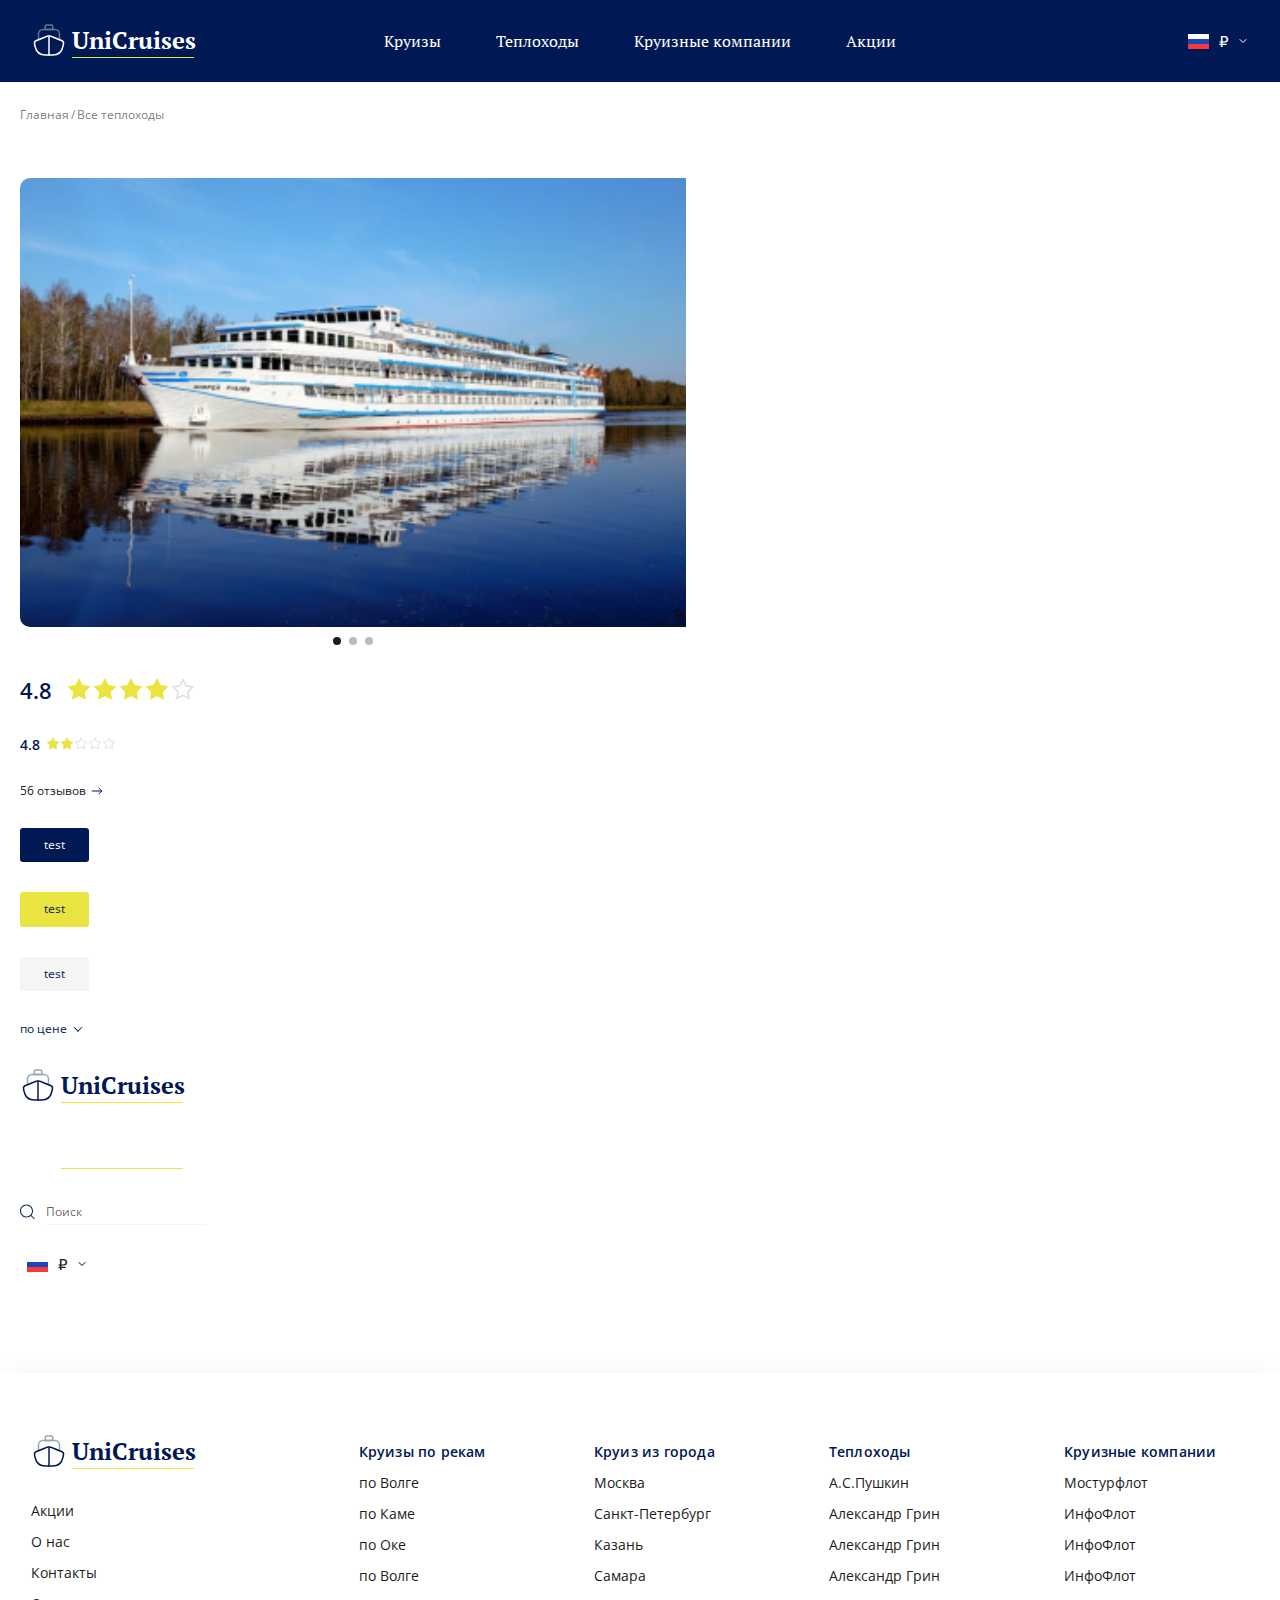
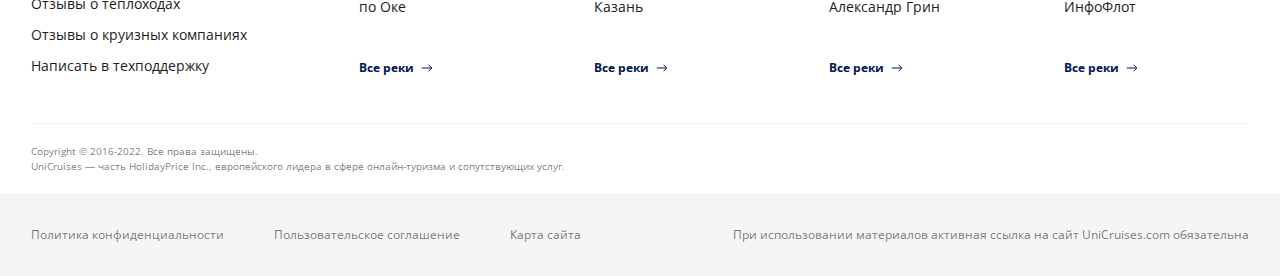
<file: index.html>
<!DOCTYPE html>
<html lang="ru">

<head>
  <meta charset="UTF-8">
  <meta name="viewport" content="width=device-width">
  <link rel="preconnect" href="https://fonts.googleapis.com">
  <link rel="preconnect" href="https://fonts.gstatic.com" crossorigin>
  <link href="https://fonts.googleapis.com/css2?family=PT+Serif:wght@400;700&display=swap" rel="stylesheet">
  <link href="https://fonts.googleapis.com/css2?family=Open+Sans:wght@300;400;600;700&display=swap" rel="stylesheet">
  <link rel="stylesheet" href="https://unpkg.com/swiper@8/swiper-bundle.min.css" />
  <link rel="stylesheet" href="css/nice-select2.css">
  <link rel="stylesheet" href="css/style.css">
  <title>Cruises</title>
</head>

<body>
  <header class="header">
    <div class="container">
      <div class="header__inner">
        <div class="header__logo">
          <a href="#" class="logo">
            <div class="logo__img">
              <svg width="36" height="36" viewBox="0 0 36 36" fill="none" xmlns="http://www.w3.org/2000/svg">
                <path
                  d="M30.63 18.5545C31.935 19.0795 32.745 20.6245 32.445 21.9895L31.83 24.7795C30.765 29.5795 27 32.9995 21.57 32.9995H14.43C8.99997 32.9995 5.23498 29.5795 4.16998 24.7795L3.55498 21.9895C3.25498 20.6245 4.06496 19.0795 5.36996 18.5545L7.49998 17.6995L15.765 14.3845C17.205 13.8145 18.795 13.8145 20.235 14.3845L28.5 17.6995L30.63 18.5545Z"
                  stroke="white" stroke-width="1.5" stroke-linecap="round" stroke-linejoin="round" />
                <path d="M18 33V15" stroke="white" stroke-width="1.5" stroke-linecap="round" stroke-linejoin="round" />
                <g opacity="0.4">
                  <path
                    d="M28.5 12V17.7L20.235 14.385C18.795 13.815 17.205 13.815 15.765 14.385L7.5 17.7V12C7.5 9.525 9.525 7.5 12 7.5H24C26.475 7.5 28.5 9.525 28.5 12Z"
                    stroke="white" stroke-width="1.5" stroke-linecap="round" stroke-linejoin="round" />
                  <path d="M21.75 7.5H14.25V4.5C14.25 3.675 14.925 3 15.75 3H20.25C21.075 3 21.75 3.675 21.75 4.5V7.5Z"
                    stroke="white" stroke-width="1.5" stroke-linecap="round" stroke-linejoin="round" />
                </g>
              </svg>
            </div>
            <span class="logo__text">
              UniCruises
            </span>
          </a>
        </div>
        <nav class="header__nav">
          <div class="header__link header__slink">
            <a class="header__slink-link" href="#">Круизы</a>
            <div class="header__submenu">
              <div class="container">
                <div class="header__submenu-inner">
                  <div class="header__submenu-col">
                    <h2 class="header__submenu-header">Города отправления</h2>
                    <nav class="header__submenu-nav">
                      <a href="#">Москва</a>
                      <a href="#">Санкт-Петербург</a>
                      <a href="#">Казань</a>
                      <a href="#">Самара</a>
                      <a href="#">Самара</a>
                      <a href="#">Самара</a>
                      <a href="#">Самара</a>
                    </nav>
                    <a href="#" class="btn btn--grey btn--bold">
                      <span>Все города</span>
                      <svg width="12" height="12" viewBox="0 0 12 12" fill="none" xmlns="http://www.w3.org/2000/svg">
                        <path d="M10.8 5.9998L7.59999 2.7998M10.8 5.9998L7.59999 9.1998M10.8 5.9998H0.799988"
                          stroke="#001853" />
                      </svg>
                    </a>
                  </div>
                  <div class="header__submenu-col">
                    <h2 class="header__submenu-header">Реки</h2>
                    <nav class="header__submenu-nav">
                      <a href="#">по Волге</a>
                      <a href="#">по Оке</a>
                      <a href="#">по Каме</a>
                      <a href="#">Самара</a>
                      <a href="#">Самара</a>
                      <a href="#">Самара</a>
                      <a href="#">Самара</a>
                    </nav>
                    <a href="#" class="btn btn--grey btn--bold">
                      <span>Все реки</span>
                      <svg width="12" height="12" viewBox="0 0 12 12" fill="none" xmlns="http://www.w3.org/2000/svg">
                        <path d="M10.8 5.9998L7.59999 2.7998M10.8 5.9998L7.59999 9.1998M10.8 5.9998H0.799988"
                          stroke="#001853" />
                      </svg>
                    </a>
                  </div>
                </div>
              </div>
            </div>
          </div>
          <div class="header__menu" id="menu">
            <a href="#" class="header__link">Теплоходы</a>
            <a href="#" class="header__link">Круизные компании</a>
            <a href="#" class="header__link">Акции</a>
            <div class="header__mlang">
              <div class="lang lang--dark">
                <div class="lang__inner">
                  <div class="lang__icon"><img src="img/icons/flag-ru.svg" alt=""></div>
                  <div class="lang__hint">₽</div>
                </div>
                <div class="lang__toggle">
                  <div class="lang__item">
                    <div class="lang__icon"><img src="img/icons/flag-ru.svg" alt=""></div>
                    <div class="lang__hint">₽</div>
                  </div>
                  <div class="lang__item">
                    <div class="lang__icon"><img src="img/icons/flag-gb.svg" alt=""></div>
                    <div class="lang__hint"><img src="img/icons/valute-dollar.svg" alt=""></div>
                  </div>
                </div>
              </div>
            </div>
          </div>
        </nav>
        <div class="header__lang">
          <div class="lang">
            <div class="lang__inner">
              <div class="lang__icon"><img src="img/icons/flag-ru.svg" alt=""></div>
              <div class="lang__hint">₽</div>
            </div>
            <div class="lang__toggle">
              <div class="lang__item">
                <div class="lang__icon"><img src="img/icons/flag-ru.svg" alt=""></div>
                <div class="lang__hint">₽</div>
              </div>
              <div class="lang__item">
                <div class="lang__icon"><img src="img/icons/flag-gb.svg" alt=""></div>
                <div class="lang__hint"><img src="img/icons/valute-dollar.svg" alt=""></div>
              </div>
            </div>
          </div>
        </div>
        <div class="header__burger">
          <div class="burger" id="menuOpen">
            <span></span>
          </div>
        </div>
      </div>
    </div>
  </header>
  <main class="main">
    <div class="test">
      <div class="breadcrumbs">
        <a href="#" class="breadcrumbs__link">Главная</a>
        <span>/</span>
        <span class="breadcrumbs__link">Все теплоходы</span>
      </div>
      <div class="test-wrap" style="max-width: 666px">
        <div  class="swiper cruise__slider cruise__slider--leftrounded">
          <div class="swiper-wrapper cruise__wrapper">
            <div class="swiper-slide cruise__slide">
              <img src="img/discount/item.jpg" alt="">
            </div>
            <div class="swiper-slide cruise__slide">
              <img src="img/discount/item.jpg" alt="">
            </div>
            <div class="swiper-slide cruise__slide">
              <img src="img/discount/item.jpg" alt="">
            </div>
          </div>
          <div class="swiper-pagination cruise__pagination"></div>
        </div>
      </div>
      <div class="stars stars--lg" data-rate="4">
        <div class="stars__rate">
          4.8
        </div>
        <div class="stars__view">
          <div class="stars__item">
            <svg width="14" height="14" viewBox="0 0 14 14" fill="none" xmlns="http://www.w3.org/2000/svg">
              <path
                d="M7 1.07149L8.69731 4.2885L8.81204 4.50594L9.05429 4.54786L12.6383 5.16799L10.1033 7.77634L9.93194 7.95265L9.96694 8.19599L10.4847 11.7963L7.22062 10.1913L7 10.0828L6.77938 10.1913L3.51531 11.7963L4.03306 8.19599L4.06806 7.95265L3.89671 7.77634L1.36165 5.16799L4.94571 4.54786L5.18796 4.50594L5.30269 4.2885L7 1.07149Z"
                stroke="#E0E0E0" />
            </svg>
          </div>
          <div class="stars__item">
            <svg width="14" height="14" viewBox="0 0 14 14" fill="none" xmlns="http://www.w3.org/2000/svg">
              <path
                d="M7 1.07149L8.69731 4.2885L8.81204 4.50594L9.05429 4.54786L12.6383 5.16799L10.1033 7.77634L9.93194 7.95265L9.96694 8.19599L10.4847 11.7963L7.22062 10.1913L7 10.0828L6.77938 10.1913L3.51531 11.7963L4.03306 8.19599L4.06806 7.95265L3.89671 7.77634L1.36165 5.16799L4.94571 4.54786L5.18796 4.50594L5.30269 4.2885L7 1.07149Z"
                stroke="#E0E0E0" />
            </svg>
          </div>
          <div class="stars__item">
            <svg width="14" height="14" viewBox="0 0 14 14" fill="none" xmlns="http://www.w3.org/2000/svg">
              <path
                d="M7 1.07149L8.69731 4.2885L8.81204 4.50594L9.05429 4.54786L12.6383 5.16799L10.1033 7.77634L9.93194 7.95265L9.96694 8.19599L10.4847 11.7963L7.22062 10.1913L7 10.0828L6.77938 10.1913L3.51531 11.7963L4.03306 8.19599L4.06806 7.95265L3.89671 7.77634L1.36165 5.16799L4.94571 4.54786L5.18796 4.50594L5.30269 4.2885L7 1.07149Z"
                stroke="#E0E0E0" />
            </svg>
          </div>
          <div class="stars__item">
            <svg width="14" height="14" viewBox="0 0 14 14" fill="none" xmlns="http://www.w3.org/2000/svg">
              <path
                d="M7 1.07149L8.69731 4.2885L8.81204 4.50594L9.05429 4.54786L12.6383 5.16799L10.1033 7.77634L9.93194 7.95265L9.96694 8.19599L10.4847 11.7963L7.22062 10.1913L7 10.0828L6.77938 10.1913L3.51531 11.7963L4.03306 8.19599L4.06806 7.95265L3.89671 7.77634L1.36165 5.16799L4.94571 4.54786L5.18796 4.50594L5.30269 4.2885L7 1.07149Z"
                stroke="#E0E0E0" />
            </svg>
          </div>
          <div class="stars__item">
            <svg width="14" height="14" viewBox="0 0 14 14" fill="none" xmlns="http://www.w3.org/2000/svg">
              <path
                d="M7 1.07149L8.69731 4.2885L8.81204 4.50594L9.05429 4.54786L12.6383 5.16799L10.1033 7.77634L9.93194 7.95265L9.96694 8.19599L10.4847 11.7963L7.22062 10.1913L7 10.0828L6.77938 10.1913L3.51531 11.7963L4.03306 8.19599L4.06806 7.95265L3.89671 7.77634L1.36165 5.16799L4.94571 4.54786L5.18796 4.50594L5.30269 4.2885L7 1.07149Z"
                stroke="#E0E0E0" />
            </svg>
          </div>
        </div>
      </div>
      <div class="stars" data-rate="2">
        <div class="stars__rate">
          4.8
        </div>
        <div class="stars__view">
          <div class="stars__item">
            <svg width="14" height="14" viewBox="0 0 14 14" fill="none" xmlns="http://www.w3.org/2000/svg">
              <path
                d="M7 1.07149L8.69731 4.2885L8.81204 4.50594L9.05429 4.54786L12.6383 5.16799L10.1033 7.77634L9.93194 7.95265L9.96694 8.19599L10.4847 11.7963L7.22062 10.1913L7 10.0828L6.77938 10.1913L3.51531 11.7963L4.03306 8.19599L4.06806 7.95265L3.89671 7.77634L1.36165 5.16799L4.94571 4.54786L5.18796 4.50594L5.30269 4.2885L7 1.07149Z"
                stroke="#E0E0E0" />
            </svg>
          </div>
          <div class="stars__item">
            <svg width="14" height="14" viewBox="0 0 14 14" fill="none" xmlns="http://www.w3.org/2000/svg">
              <path
                d="M7 1.07149L8.69731 4.2885L8.81204 4.50594L9.05429 4.54786L12.6383 5.16799L10.1033 7.77634L9.93194 7.95265L9.96694 8.19599L10.4847 11.7963L7.22062 10.1913L7 10.0828L6.77938 10.1913L3.51531 11.7963L4.03306 8.19599L4.06806 7.95265L3.89671 7.77634L1.36165 5.16799L4.94571 4.54786L5.18796 4.50594L5.30269 4.2885L7 1.07149Z"
                stroke="#E0E0E0" />
            </svg>
          </div>
          <div class="stars__item">
            <svg width="14" height="14" viewBox="0 0 14 14" fill="none" xmlns="http://www.w3.org/2000/svg">
              <path
                d="M7 1.07149L8.69731 4.2885L8.81204 4.50594L9.05429 4.54786L12.6383 5.16799L10.1033 7.77634L9.93194 7.95265L9.96694 8.19599L10.4847 11.7963L7.22062 10.1913L7 10.0828L6.77938 10.1913L3.51531 11.7963L4.03306 8.19599L4.06806 7.95265L3.89671 7.77634L1.36165 5.16799L4.94571 4.54786L5.18796 4.50594L5.30269 4.2885L7 1.07149Z"
                stroke="#E0E0E0" />
            </svg>
          </div>
          <div class="stars__item">
            <svg width="14" height="14" viewBox="0 0 14 14" fill="none" xmlns="http://www.w3.org/2000/svg">
              <path
                d="M7 1.07149L8.69731 4.2885L8.81204 4.50594L9.05429 4.54786L12.6383 5.16799L10.1033 7.77634L9.93194 7.95265L9.96694 8.19599L10.4847 11.7963L7.22062 10.1913L7 10.0828L6.77938 10.1913L3.51531 11.7963L4.03306 8.19599L4.06806 7.95265L3.89671 7.77634L1.36165 5.16799L4.94571 4.54786L5.18796 4.50594L5.30269 4.2885L7 1.07149Z"
                stroke="#E0E0E0" />
            </svg>
          </div>
          <div class="stars__item">
            <svg width="14" height="14" viewBox="0 0 14 14" fill="none" xmlns="http://www.w3.org/2000/svg">
              <path
                d="M7 1.07149L8.69731 4.2885L8.81204 4.50594L9.05429 4.54786L12.6383 5.16799L10.1033 7.77634L9.93194 7.95265L9.96694 8.19599L10.4847 11.7963L7.22062 10.1913L7 10.0828L6.77938 10.1913L3.51531 11.7963L4.03306 8.19599L4.06806 7.95265L3.89671 7.77634L1.36165 5.16799L4.94571 4.54786L5.18796 4.50594L5.30269 4.2885L7 1.07149Z"
                stroke="#E0E0E0" />
            </svg>
          </div>
        </div>
      </div>
      <a href="#" class="link">
        <span>56 отзывов</span>
        <img src="img/icons/arrow-right.svg" alt="">
      </a>
      <a href="#" class="btn btn--blue">test</a>
      <a href="#" class="btn btn--yellow">test</a>
      <a href="#" class="btn btn--grey">test</a>
      <div class="sort__select">
        <select id="priceSort">
          <option value="1" selected>по цене</option>
          <option value="2">по популярности</option>
        </select>
      </div>
      <a href="#" class="logo logo--dark">
        <div class="logo__img">
          <svg width="36" height="36" viewBox="0 0 36 36" fill="none" xmlns="http://www.w3.org/2000/svg">
            <path
              d="M30.63 18.5545C31.935 19.0795 32.745 20.6245 32.445 21.9895L31.83 24.7795C30.765 29.5795 27 32.9995 21.57 32.9995H14.43C8.99997 32.9995 5.23498 29.5795 4.16998 24.7795L3.55498 21.9895C3.25498 20.6245 4.06496 19.0795 5.36996 18.5545L7.49998 17.6995L15.765 14.3845C17.205 13.8145 18.795 13.8145 20.235 14.3845L28.5 17.6995L30.63 18.5545Z"
              stroke="white" stroke-width="1.5" stroke-linecap="round" stroke-linejoin="round" />
            <path d="M18 33V15" stroke="white" stroke-width="1.5" stroke-linecap="round" stroke-linejoin="round" />
            <g opacity="0.4">
              <path
                d="M28.5 12V17.7L20.235 14.385C18.795 13.815 17.205 13.815 15.765 14.385L7.5 17.7V12C7.5 9.525 9.525 7.5 12 7.5H24C26.475 7.5 28.5 9.525 28.5 12Z"
                stroke="white" stroke-width="1.5" stroke-linecap="round" stroke-linejoin="round" />
              <path d="M21.75 7.5H14.25V4.5C14.25 3.675 14.925 3 15.75 3H20.25C21.075 3 21.75 3.675 21.75 4.5V7.5Z"
                stroke="white" stroke-width="1.5" stroke-linecap="round" stroke-linejoin="round" />
            </g>
          </svg>
        </div>
        <span class="logo__text">
          UniCruises
        </span>
      </a>
      <a href="#" class="logo">
        <div class="logo__img">
          <svg width="36" height="36" viewBox="0 0 36 36" fill="none" xmlns="http://www.w3.org/2000/svg">
            <path
              d="M30.63 18.5545C31.935 19.0795 32.745 20.6245 32.445 21.9895L31.83 24.7795C30.765 29.5795 27 32.9995 21.57 32.9995H14.43C8.99997 32.9995 5.23498 29.5795 4.16998 24.7795L3.55498 21.9895C3.25498 20.6245 4.06496 19.0795 5.36996 18.5545L7.49998 17.6995L15.765 14.3845C17.205 13.8145 18.795 13.8145 20.235 14.3845L28.5 17.6995L30.63 18.5545Z"
              stroke="white" stroke-width="1.5" stroke-linecap="round" stroke-linejoin="round" />
            <path d="M18 33V15" stroke="white" stroke-width="1.5" stroke-linecap="round" stroke-linejoin="round" />
            <g opacity="0.4">
              <path
                d="M28.5 12V17.7L20.235 14.385C18.795 13.815 17.205 13.815 15.765 14.385L7.5 17.7V12C7.5 9.525 9.525 7.5 12 7.5H24C26.475 7.5 28.5 9.525 28.5 12Z"
                stroke="white" stroke-width="1.5" stroke-linecap="round" stroke-linejoin="round" />
              <path d="M21.75 7.5H14.25V4.5C14.25 3.675 14.925 3 15.75 3H20.25C21.075 3 21.75 3.675 21.75 4.5V7.5Z"
                stroke="white" stroke-width="1.5" stroke-linecap="round" stroke-linejoin="round" />
            </g>
          </svg>
        </div>
        <span class="logo__text">
          UniCruises
        </span>
      </a>
      <div class="search">
        <input type="text" class="search__input" placeholder="Поиск">
      </div>
      <div class="lang lang--dark">
        <div class="lang__inner">
          <div class="lang__icon"><img src="img/icons/flag-ru.svg" alt=""></div>
          <div class="lang__hint">₽</div>
        </div>
        <div class="lang__toggle">
          <div class="lang__item">
            <div class="lang__icon"><img src="img/icons/flag-ru.svg" alt=""></div>
            <div class="lang__hint">₽</div>
          </div>
          <div class="lang__item">
            <div class="lang__icon"><img src="img/icons/flag-gb.svg" alt=""></div>
            <div class="lang__hint"><img src="img/icons/valute-dollar.svg" alt=""></div>
          </div>
        </div>
      </div>
    </div>
  </main>
  <footer class="footer">
    <div class="container">
      <div class="footer__inner">
        <div class="footer__item">
          <a href="#" class="logo logo--dark">
            <div class="logo__img">
              <svg width="36" height="36" viewBox="0 0 36 36" fill="none" xmlns="http://www.w3.org/2000/svg">
                <path
                  d="M30.63 18.5545C31.935 19.0795 32.745 20.6245 32.445 21.9895L31.83 24.7795C30.765 29.5795 27 32.9995 21.57 32.9995H14.43C8.99997 32.9995 5.23498 29.5795 4.16998 24.7795L3.55498 21.9895C3.25498 20.6245 4.06496 19.0795 5.36996 18.5545L7.49998 17.6995L15.765 14.3845C17.205 13.8145 18.795 13.8145 20.235 14.3845L28.5 17.6995L30.63 18.5545Z"
                  stroke="white" stroke-width="1.5" stroke-linecap="round" stroke-linejoin="round" />
                <path d="M18 33V15" stroke="white" stroke-width="1.5" stroke-linecap="round" stroke-linejoin="round" />
                <g opacity="0.4">
                  <path
                    d="M28.5 12V17.7L20.235 14.385C18.795 13.815 17.205 13.815 15.765 14.385L7.5 17.7V12C7.5 9.525 9.525 7.5 12 7.5H24C26.475 7.5 28.5 9.525 28.5 12Z"
                    stroke="white" stroke-width="1.5" stroke-linecap="round" stroke-linejoin="round" />
                  <path d="M21.75 7.5H14.25V4.5C14.25 3.675 14.925 3 15.75 3H20.25C21.075 3 21.75 3.675 21.75 4.5V7.5Z"
                    stroke="white" stroke-width="1.5" stroke-linecap="round" stroke-linejoin="round" />
                </g>
              </svg>
            </div>
            <span class="logo__text">
              UniCruises
            </span>
          </a>
          <nav class="footer__menu">
            <a href="#">Акции</a>
            <a href="#">О нас</a>
            <a href="#">Контакты</a>
            <a href="#">Отзывы о теплоходах</a>
            <a href="#">Отзывы о круизных компаниях</a>
            <a href="#">Написать в техподдержку</a>
          </nav>
        </div>
        <div class="footer__item">
          <span class="footer__header footer__ToggleMenu">Круизы по рекам</span>
          <nav class="footer__menu footer__ToggledMenu">
            <a href="#">по Волге</a>
            <a href="#">по Каме</a>
            <a href="#">по Оке</a>
            <a href="#">по Волге</a>
            <a href="#">по Оке</a>
            <a href="#" class="footer__more">
              <span>Все реки</span>
              <svg width="12" height="12" viewBox="0 0 12 12" fill="none" xmlns="http://www.w3.org/2000/svg">
                <path d="M10.8 5.9998L7.59999 2.7998M10.8 5.9998L7.59999 9.1998M10.8 5.9998H0.799988"
                  stroke="#001853" />
              </svg>
            </a>
          </nav>
        </div>
        <div class="footer__item">
          <span class="footer__header footer__ToggleMenu">Круиз из города</span>
          <nav class="footer__menu footer__ToggledMenu">
            <a href="#">Москва</a>
            <a href="#">Санкт-Петербург</a>
            <a href="#">Казань</a>
            <a href="#">Самара</a>
            <a href="#">Казань</a>
            <a href="#" class="footer__more">
              <span>Все реки</span>
              <svg width="12" height="12" viewBox="0 0 12 12" fill="none" xmlns="http://www.w3.org/2000/svg">
                <path d="M10.8 5.9998L7.59999 2.7998M10.8 5.9998L7.59999 9.1998M10.8 5.9998H0.799988"
                  stroke="#001853" />
              </svg>
            </a>
          </nav>
        </div>
        <div class="footer__item">
          <span class="footer__header footer__ToggleMenu">Теплоходы</span>
          <nav class="footer__menu footer__ToggledMenu">
            <a href="#">А.С.Пушкин</a>
            <a href="#">Александр Грин</a>
            <a href="#">Александр Грин</a>
            <a href="#">Александр Грин</a>
            <a href="#">Александр Грин</a>
            <a href="#" class="footer__more">
              <span>Все реки</span>
              <svg width="12" height="12" viewBox="0 0 12 12" fill="none" xmlns="http://www.w3.org/2000/svg">
                <path d="M10.8 5.9998L7.59999 2.7998M10.8 5.9998L7.59999 9.1998M10.8 5.9998H0.799988"
                  stroke="#001853" />
              </svg>
            </a>
          </nav>
        </div>
        <div class="footer__item">
          <span class="footer__header footer__ToggleMenu">Круизные компании</span>
          <nav class="footer__menu footer__ToggledMenu">
            <a href="#">Мостурфлот</a>
            <a href="#">ИнфоФлот</a>
            <a href="#">ИнфоФлот</a>
            <a href="#">ИнфоФлот</a>
            <a href="#">ИнфоФлот</a>
            <a href="#" class="footer__more">
              <span>Все реки</span>
              <svg width="12" height="12" viewBox="0 0 12 12" fill="none" xmlns="http://www.w3.org/2000/svg">
                <path d="M10.8 5.9998L7.59999 2.7998M10.8 5.9998L7.59999 9.1998M10.8 5.9998H0.799988"
                  stroke="#001853" />
              </svg>
            </a>
          </nav>
        </div>
      </div>
      <div class="footer__copy">
        <p>Copyright © 2016-2022. Все права защищены.</p>
        <p>UniCruises — часть HolidayPrice Inc., европейского лидера в сфере онлайн-туризма и сопутствующих услуг.</p>
      </div>
    </div>
    <div class="footer__bottom">
      <div class="container">
        <div class="footer__info">
          <nav class="footer__info-nav">
            <a href="#">Политика конфиденциальности</a>
            <a href="#">Пользовательское соглашение</a>
            <a href="#">Карта сайта</a>
          </nav>
          <div class="footer__info-text">
            <span>При использовании материалов активная ссылка на сайт UniCruises.com обязательна</span>
          </div>
        </div>
      </div>
    </div>
  </footer>

  <script src="https://cdn.jsdelivr.net/npm/@fancyapps/ui@4.0/dist/fancybox.umd.js"></script>
  <script src="https://unpkg.com/swiper@8/swiper-bundle.min.js"></script>
  <script src="js/nice-select2.js"></script>
  <script src="js/main.js"></script>

</body>

</html>
</file>
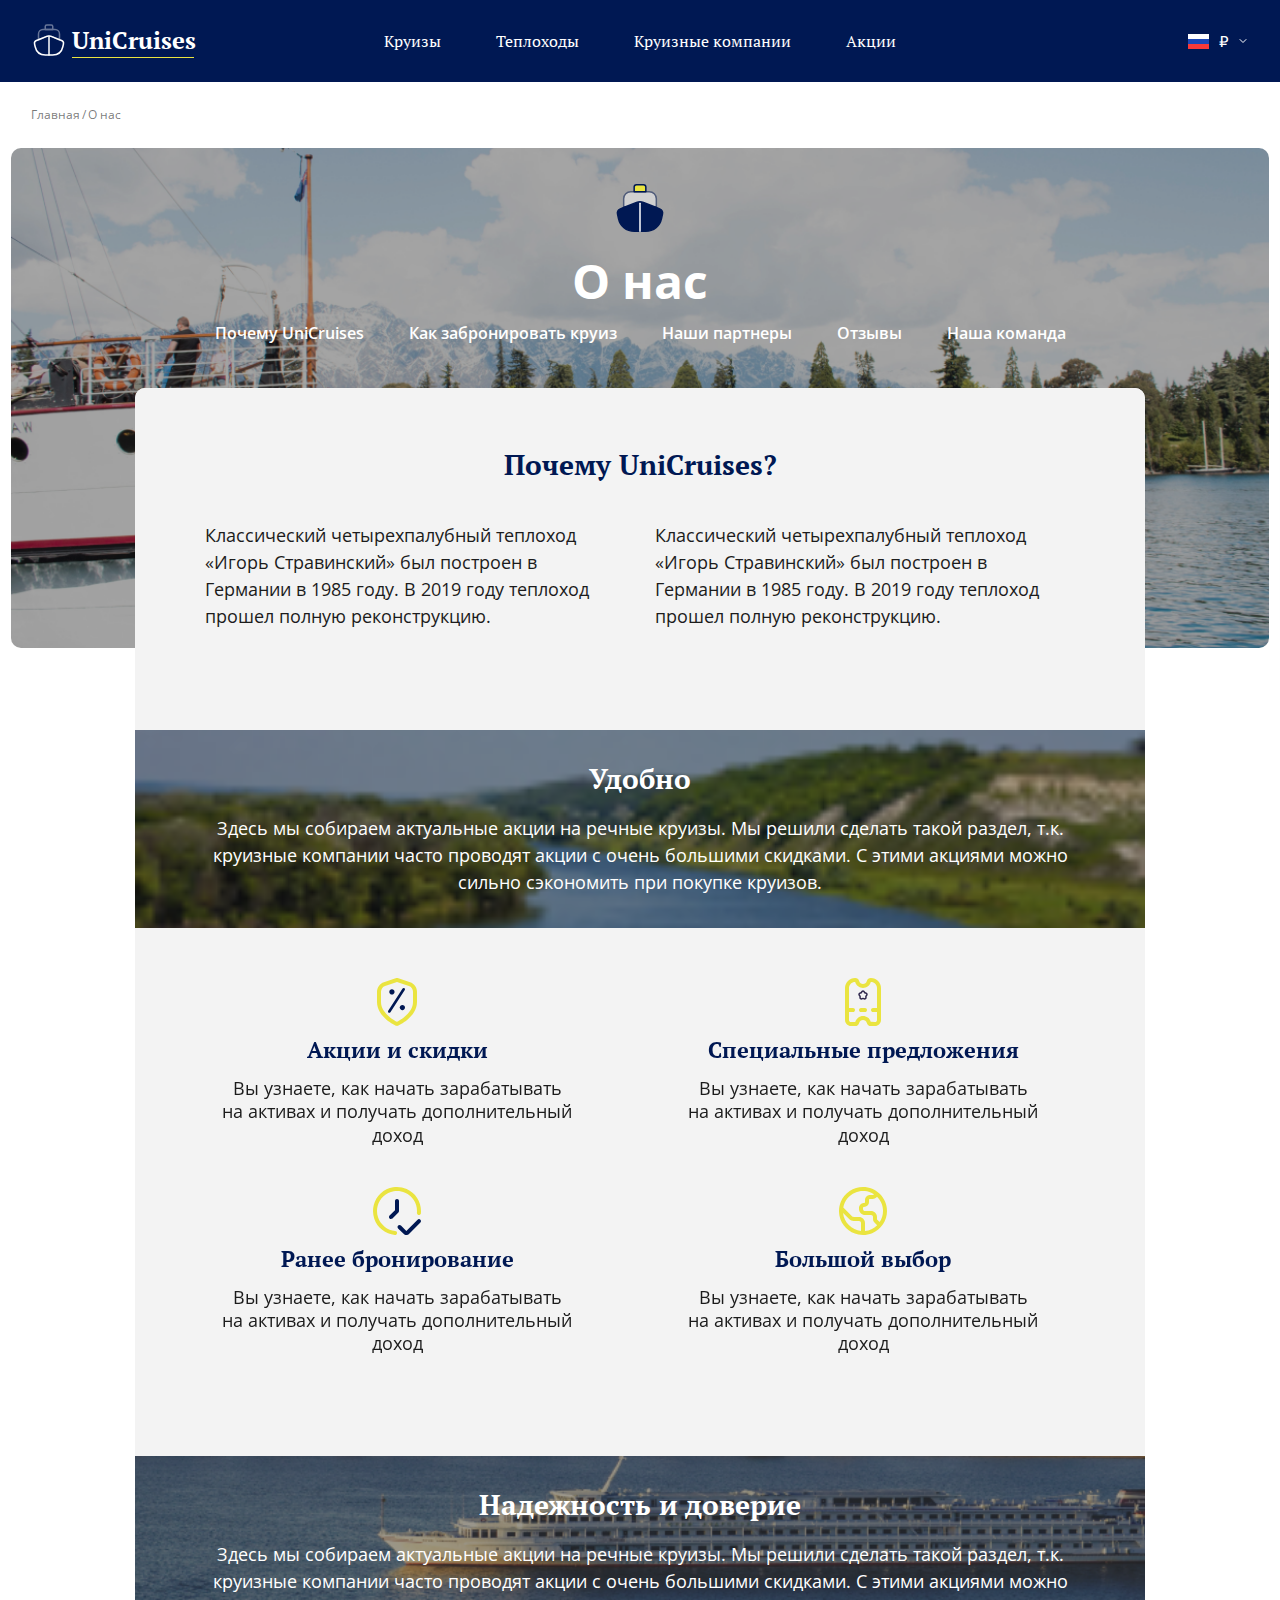
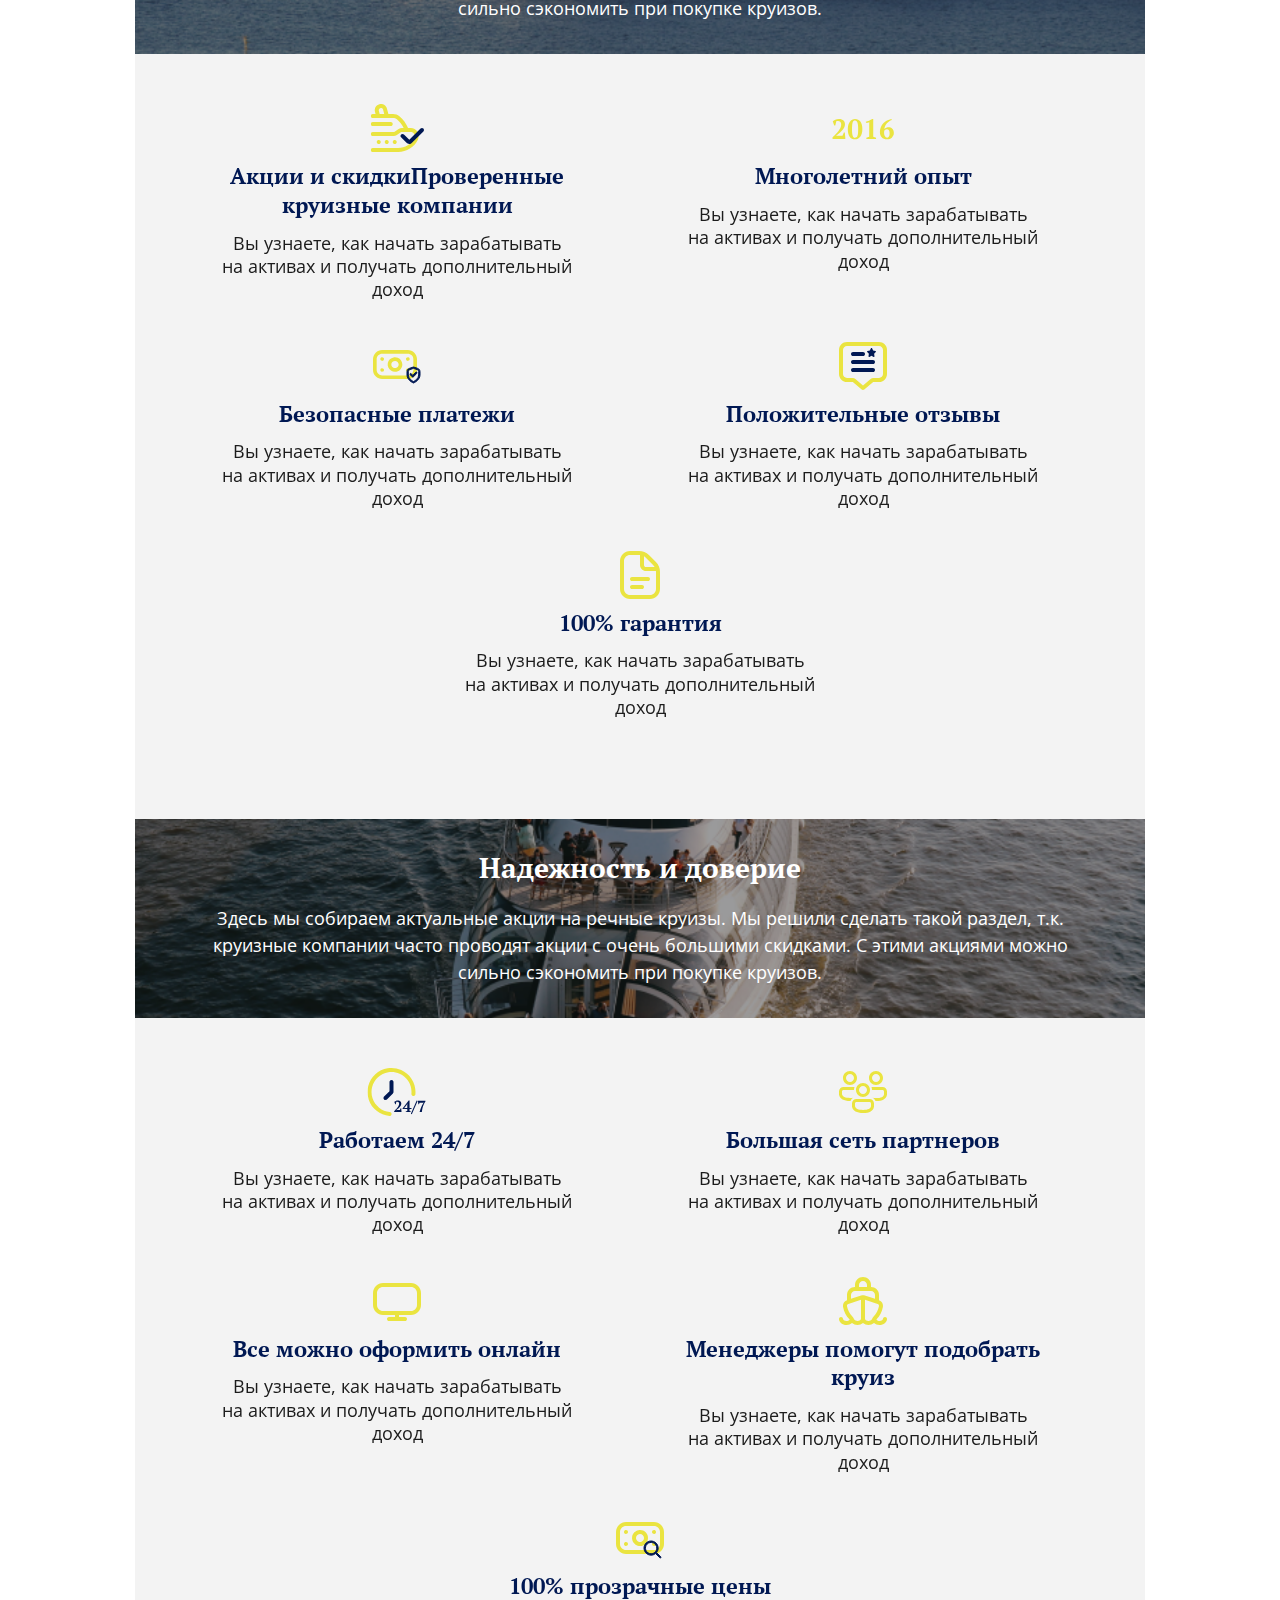
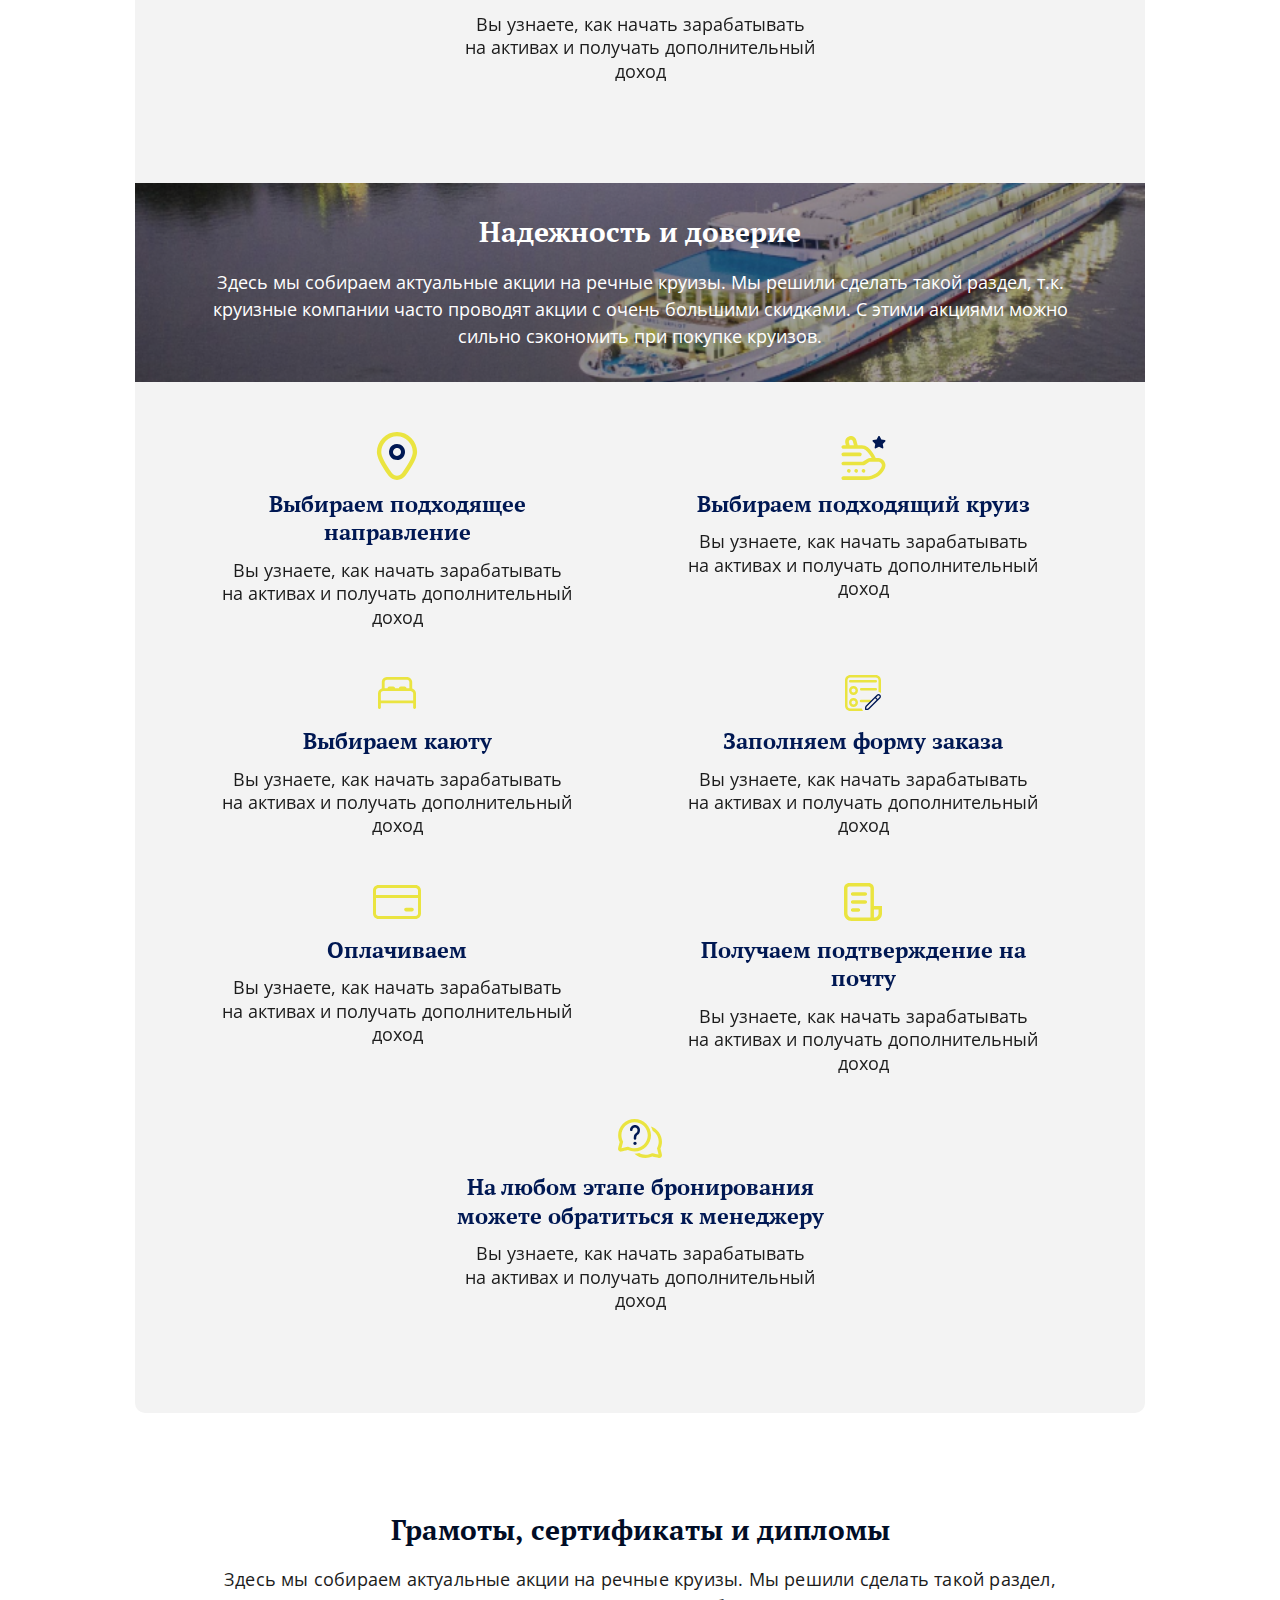
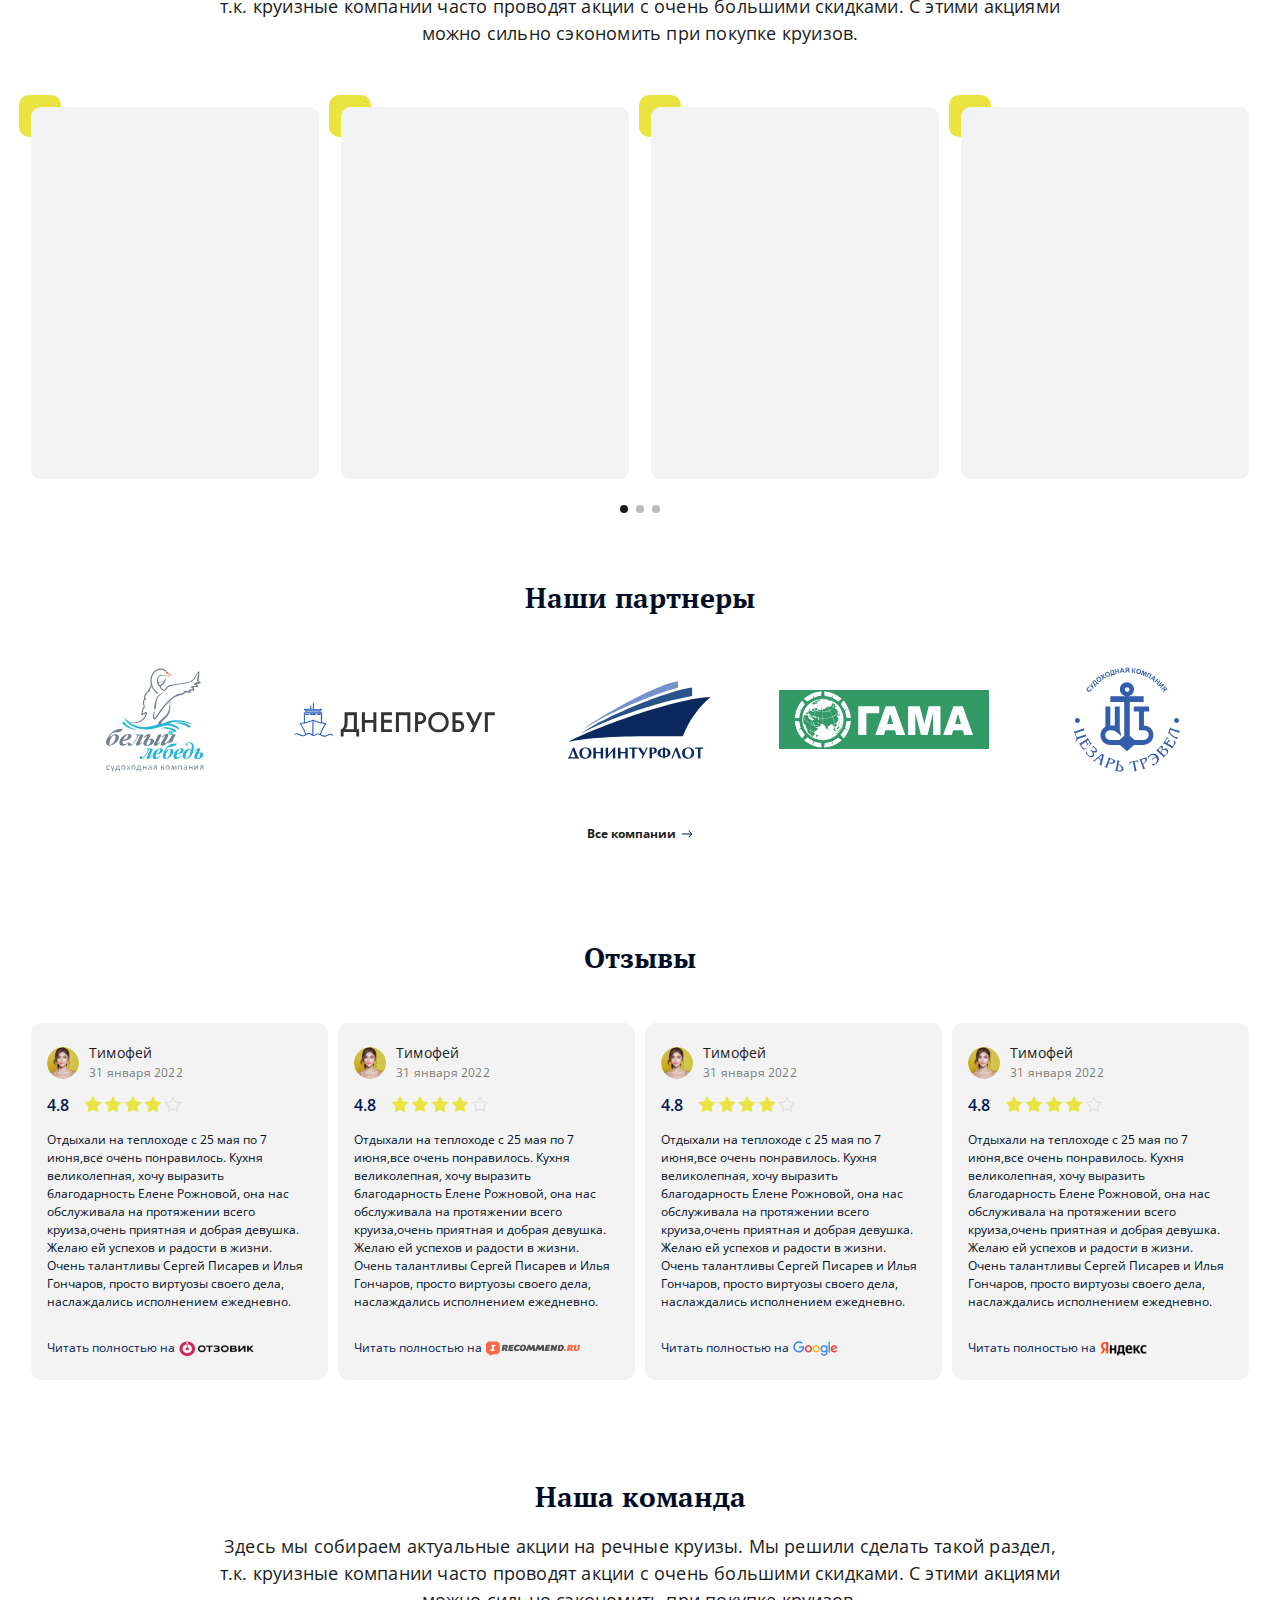
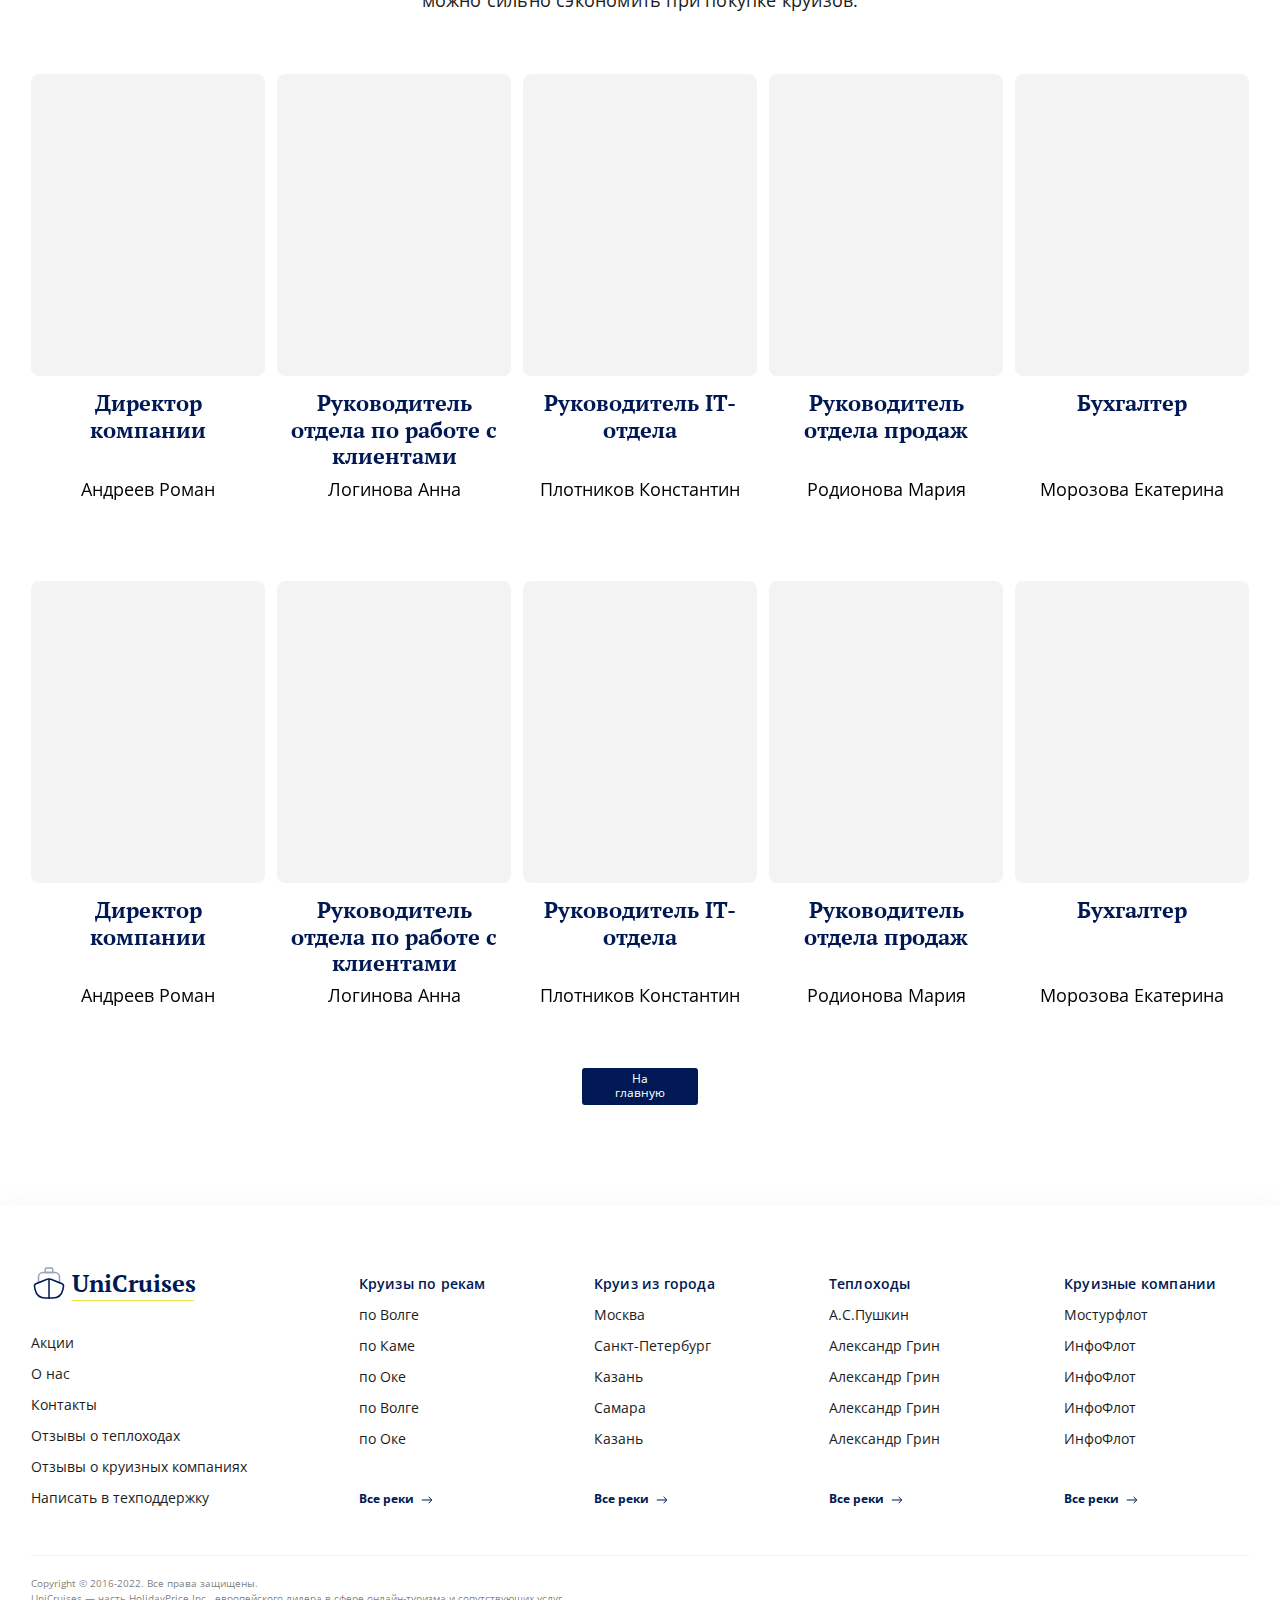
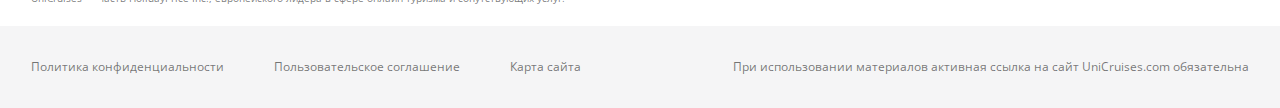
<file: about.html>
<!DOCTYPE html>
<html lang="ru">

<head>
  <meta charset="UTF-8">
  <meta name="viewport" content="width=device-width">
  <link rel="preconnect" href="https://fonts.googleapis.com">
  <link rel="preconnect" href="https://fonts.gstatic.com" crossorigin>
  <link href="https://fonts.googleapis.com/css2?family=PT+Serif:wght@400;700&display=swap" rel="stylesheet">
  <link href="https://fonts.googleapis.com/css2?family=Open+Sans:wght@300;400;600;700&display=swap" rel="stylesheet">
  <link rel="stylesheet" href="https://unpkg.com/swiper@8/swiper-bundle.min.css" />
  <link rel="stylesheet" href="css/nice-select2.css">
  <link rel="stylesheet" href="css/style.css">
  <link rel="stylesheet" href="css2/style.css">
  <title>О нас</title>
</head>

<body>
  <header class="header">
    <div class="container">
      <div class="header__inner">
        <div class="header__logo">
          <a href="#" class="logo">
            <div class="logo__img">
              <svg width="36" height="36" viewBox="0 0 36 36" fill="none" xmlns="http://www.w3.org/2000/svg">
                <path
                  d="M30.63 18.5545C31.935 19.0795 32.745 20.6245 32.445 21.9895L31.83 24.7795C30.765 29.5795 27 32.9995 21.57 32.9995H14.43C8.99997 32.9995 5.23498 29.5795 4.16998 24.7795L3.55498 21.9895C3.25498 20.6245 4.06496 19.0795 5.36996 18.5545L7.49998 17.6995L15.765 14.3845C17.205 13.8145 18.795 13.8145 20.235 14.3845L28.5 17.6995L30.63 18.5545Z"
                  stroke="white" stroke-width="1.5" stroke-linecap="round" stroke-linejoin="round" />
                <path d="M18 33V15" stroke="white" stroke-width="1.5" stroke-linecap="round" stroke-linejoin="round" />
                <g opacity="0.4">
                  <path
                    d="M28.5 12V17.7L20.235 14.385C18.795 13.815 17.205 13.815 15.765 14.385L7.5 17.7V12C7.5 9.525 9.525 7.5 12 7.5H24C26.475 7.5 28.5 9.525 28.5 12Z"
                    stroke="white" stroke-width="1.5" stroke-linecap="round" stroke-linejoin="round" />
                  <path d="M21.75 7.5H14.25V4.5C14.25 3.675 14.925 3 15.75 3H20.25C21.075 3 21.75 3.675 21.75 4.5V7.5Z"
                    stroke="white" stroke-width="1.5" stroke-linecap="round" stroke-linejoin="round" />
                </g>
              </svg>
            </div>
            <span class="logo__text">
              UniCruises
            </span>
          </a>
        </div>
        <nav class="header__nav">
          <div class="header__link header__slink">
            <a class="header__slink-link" href="#">Круизы</a>
            <div class="header__submenu">
              <div class="container">
                <div class="header__submenu-inner">
                  <div class="header__submenu-col">
                    <h2 class="header__submenu-header">Города отправления</h2>
                    <nav class="header__submenu-nav">
                      <a href="#">Москва</a>
                      <a href="#">Санкт-Петербург</a>
                      <a href="#">Казань</a>
                      <a href="#">Самара</a>
                      <a href="#">Самара</a>
                      <a href="#">Самара</a>
                      <a href="#">Самара</a>
                    </nav>
                    <a href="#" class="btn btn--grey btn--bold">
                      <span>Все города</span>
                      <svg width="12" height="12" viewBox="0 0 12 12" fill="none" xmlns="http://www.w3.org/2000/svg">
                        <path d="M10.8 5.9998L7.59999 2.7998M10.8 5.9998L7.59999 9.1998M10.8 5.9998H0.799988"
                          stroke="#001853" />
                      </svg>
                    </a>
                  </div>
                  <div class="header__submenu-col">
                    <h2 class="header__submenu-header">Реки</h2>
                    <nav class="header__submenu-nav">
                      <a href="#">по Волге</a>
                      <a href="#">по Оке</a>
                      <a href="#">по Каме</a>
                      <a href="#">Самара</a>
                      <a href="#">Самара</a>
                      <a href="#">Самара</a>
                      <a href="#">Самара</a>
                    </nav>
                    <a href="#" class="btn btn--grey btn--bold">
                      <span>Все реки</span>
                      <svg width="12" height="12" viewBox="0 0 12 12" fill="none" xmlns="http://www.w3.org/2000/svg">
                        <path d="M10.8 5.9998L7.59999 2.7998M10.8 5.9998L7.59999 9.1998M10.8 5.9998H0.799988"
                          stroke="#001853" />
                      </svg>
                    </a>
                  </div>
                </div>
              </div>
            </div>
          </div>
          <div class="header__menu" id="menu">
            <a href="#" class="header__link">Теплоходы</a>
            <a href="#" class="header__link">Круизные компании</a>
            <a href="#" class="header__link">Акции</a>
            <div class="header__mlang">
              <div class="lang lang--dark">
                <div class="lang__inner">
                  <div class="lang__icon"><img src="img/icons/flag-ru.svg" alt=""></div>
                  <div class="lang__hint">₽</div>
                </div>
                <div class="lang__toggle">
                  <div class="lang__item">
                    <div class="lang__icon"><img src="img/icons/flag-ru.svg" alt=""></div>
                    <div class="lang__hint">₽</div>
                  </div>
                  <div class="lang__item">
                    <div class="lang__icon"><img src="img/icons/flag-gb.svg" alt=""></div>
                    <div class="lang__hint"><img src="img/icons/valute-dollar.svg" alt=""></div>
                  </div>
                </div>
              </div>
            </div>
          </div>
        </nav>
        <div class="header__lang">
          <div class="lang">
            <div class="lang__inner">
              <div class="lang__icon"><img src="img/icons/flag-ru.svg" alt=""></div>
              <div class="lang__hint">₽</div>
            </div>
            <div class="lang__toggle">
              <div class="lang__item">
                <div class="lang__icon"><img src="img/icons/flag-ru.svg" alt=""></div>
                <div class="lang__hint">₽</div>
              </div>
              <div class="lang__item">
                <div class="lang__icon"><img src="img/icons/flag-gb.svg" alt=""></div>
                <div class="lang__hint"><img src="img/icons/valute-dollar.svg" alt=""></div>
              </div>
            </div>
          </div>
        </div>
        <div class="header__burger">
          <div class="burger" id="menuOpen">
            <span></span>
          </div>
        </div>
      </div>
    </div>
  </header>
  <main class="main">
    <div class="wrap">
      <section class="about">
        <div class="container">
          <div class="breadcrumbs">
            <a href="#" class="breadcrumbs__link">Главная</a>
            <span>/</span>
            <span class="breadcrumbs__link">О нас</span>
          </div>
          <div class="about__inner">
            <div class="about__icon">
              <img src="img/about-icon.svg" alt="">
            </div>
            <h1 class="about__title">О нас</h1>
            <div class="about__menu">
              <a class="about__link" href="">Почему UniCruises</a>
              <a class="about__link" href="">Как забронировать круиз</a>
              <a class="about__link" href="">Наши партнеры</a>
              <a class="about__link" href="">Отзывы</a>
              <a class="about__link" href="">Наша команда</a>
            </div>
          </div>
        </div>
      </section>
      <section class="advantages">
        <div class="container">
          <div class="advantages__wrap">
            <div class="info">
              <div class="info__inner">
                <h2 class="section__title info__title mb-40">Почему UniCruises?</h2>
                <div class="info__items">
                  <div class="info__item">
                    <p>Классический четырехпалубный теплоход «Игорь Стравинский» был построен в Германии в 1985 году. В 2019 году теплоход прошел полную реконструкцию. </p>
                  </div>
                  <div class="info__item">
                    <p>Классический четырехпалубный теплоход «Игорь Стравинский» был построен в Германии в 1985 году. В 2019 году теплоход прошел полную реконструкцию. </p>
                  </div>
                </div>
              </div>
            </div>
            <div class="advantage">
              <div class="advantage-top" style="background-image: url(img/advantage-img.png)">
                <h2 class="section__title advantage-top__title">Удобно</h2>
                <div class="advantage-top__text">
                  <p>Здесь мы собираем актуальные акции на речные круизы. Мы решили сделать такой раздел, т.к. круизные компании часто проводят акции с очень большими скидками. С этими акциями можно сильно сэкономить при покупке круизов.</p>
                </div>
              </div>
              <div class="advantage__slider">
                <div class="advantage__swiper swiper mySwiper">
                  <div class="advantage__swiper-wrapper swiper-wrapper">
                    <div class="advantage__item swiper-slide">
                      <div class="advantage__item-icon">
                        <img src="img/advantage-icon.svg" alt="">
                      </div>
                      <div class="advantage__item-title">Акции и скидки</div>
                      <div class="advantage__item-text">
                        <p>Вы узнаете, как начать зарабатывать на активах и получать дополнительный доход</p>
                      </div>
                    </div>
                    <div class="advantage__item swiper-slide">
                      <div class="advantage__item-icon">
                        <img src="img/advantage-icon2.svg" alt="">
                      </div>
                      <div class="advantage__item-title">Специальные предложения</div>
                      <div class="advantage__item-text">
                        <p>Вы узнаете, как начать зарабатывать на активах и получать дополнительный доход</p>
                      </div>
                    </div>
                    <div class="advantage__item swiper-slide">
                      <div class="advantage__item-icon">
                        <img src="img/advantage-icon3.svg" alt="">
                      </div>
                      <div class="advantage__item-title">Ранее бронирование</div>
                      <div class="advantage__item-text">
                        <p>Вы узнаете, как начать зарабатывать на активах и получать дополнительный доход</p>
                      </div>
                    </div>
                    <div class="advantage__item swiper-slide">
                      <div class="advantage__item-icon">
                        <img src="img/advantage-icon4.svg" alt="">
                      </div>
                      <div class="advantage__item-title">Большой выбор</div>
                      <div class="advantage__item-text">
                        <p>Вы узнаете, как начать зарабатывать на активах и получать дополнительный доход</p>
                      </div>
                    </div>
                  </div>
                </div>
                <div class="swiper-pagination"></div>
              </div>
            </div>
            <div class="advantage">
              <div class="advantage-top" style="background-image: url(img/advantage-img2.png)">
                <h2 class="section__title advantage-top__title">Надежность и доверие</h2>
                <div class="advantage-top__text">
                  <p>Здесь мы собираем актуальные акции на речные круизы. Мы решили сделать такой раздел, т.к. круизные компании часто проводят акции с очень большими скидками. С этими акциями можно сильно сэкономить при покупке круизов.</p>
                </div>
              </div>
              <div class="advantage__slider">
                <div class="advantage__swiper swiper mySwiper">
                  <div class="advantage__swiper-wrapper swiper-wrapper">
                    <div class="advantage__item swiper-slide">
                      <div class="advantage__item-icon">
                        <img src="img/advantage-icon5.svg" alt="">
                      </div>
                      <div class="advantage__item-title">Акции и скидкиПроверенные круизные компании</div>
                      <div class="advantage__item-text">
                        <p>Вы узнаете, как начать зарабатывать на активах и получать дополнительный доход</p>
                      </div>
                    </div>
                    <div class="advantage__item swiper-slide">
                      <div class="advantage__item-icon">
                        <img src="img/advantage-icon6.svg" alt="">
                      </div>
                      <div class="advantage__item-title">Многолетний опыт</div>
                      <div class="advantage__item-text">
                        <p>Вы узнаете, как начать зарабатывать на активах и получать дополнительный доход</p>
                      </div>
                    </div>
                    <div class="advantage__item swiper-slide">
                      <div class="advantage__item-icon">
                        <img src="img/advantage-icon7.svg" alt="">
                      </div>
                      <div class="advantage__item-title">Безопасные платежи</div>
                      <div class="advantage__item-text">
                        <p>Вы узнаете, как начать зарабатывать на активах и получать дополнительный доход</p>
                      </div>
                    </div>
                    <div class="advantage__item swiper-slide">
                      <div class="advantage__item-icon">
                        <img src="img/advantage-icon8.svg" alt="">
                      </div>
                      <div class="advantage__item-title">Положительные отзывы</div>
                      <div class="advantage__item-text">
                        <p>Вы узнаете, как начать зарабатывать на активах и получать дополнительный доход</p>
                      </div>
                    </div>
                    <div class="advantage__item big swiper-slide">
                      <div class="advantage__item-icon">
                        <img src="img/advantage-icon9.svg" alt="">
                      </div>
                      <div class="advantage__item-title">100% гарантия</div>
                      <div class="advantage__item-text">
                        <p>Вы узнаете, как начать зарабатывать на активах и получать дополнительный доход</p>
                      </div>
                    </div>
                  </div>
                </div>
                <div class="swiper-pagination"></div>
              </div>
            </div>
            <div class="advantage">
              <div class="advantage-top" style="background-image: url(img/advantage-img3.png)">
                <h2 class="section__title advantage-top__title">Надежность и доверие</h2>
                <div class="advantage-top__text">
                  <p>Здесь мы собираем актуальные акции на речные круизы. Мы решили сделать такой раздел, т.к. круизные компании часто проводят акции с очень большими скидками. С этими акциями можно сильно сэкономить при покупке круизов.</p>
                </div>
              </div>
              <div class="advantage__slider">
                <div class="advantage__swiper swiper mySwiper">
                  <div class="advantage__swiper-wrapper swiper-wrapper">
                    <div class="advantage__item swiper-slide">
                      <div class="advantage__item-icon">
                        <img src="img/advantage-icon10.svg" alt="">
                      </div>
                      <div class="advantage__item-title">Работаем 24/7</div>
                      <div class="advantage__item-text">
                        <p>Вы узнаете, как начать зарабатывать на активах и получать дополнительный доход</p>
                      </div>
                    </div>
                    <div class="advantage__item swiper-slide">
                      <div class="advantage__item-icon">
                        <img src="img/advantage-icon11.svg" alt="">
                      </div>
                      <div class="advantage__item-title">Большая сеть партнеров</div>
                      <div class="advantage__item-text">
                        <p>Вы узнаете, как начать зарабатывать на активах и получать дополнительный доход</p>
                      </div>
                    </div>
                    <div class="advantage__item swiper-slide">
                      <div class="advantage__item-icon">
                        <img src="img/advantage-icon12.svg" alt="">
                      </div>
                      <div class="advantage__item-title">Все можно оформить онлайн</div>
                      <div class="advantage__item-text">
                        <p>Вы узнаете, как начать зарабатывать на активах и получать дополнительный доход</p>
                      </div>
                    </div>
                    <div class="advantage__item swiper-slide">
                      <div class="advantage__item-icon">
                        <img src="img/advantage-icon13.svg" alt="">
                      </div>
                      <div class="advantage__item-title">Менеджеры помогут подобрать круиз</div>
                      <div class="advantage__item-text">
                        <p>Вы узнаете, как начать зарабатывать на активах и получать дополнительный доход</p>
                      </div>
                    </div>
                    <div class="advantage__item big swiper-slide">
                      <div class="advantage__item-icon">
                        <img src="img/advantage-icon14.svg" alt="">
                      </div>
                      <div class="advantage__item-title">100% прозрачные цены</div>
                      <div class="advantage__item-text">
                        <p>Вы узнаете, как начать зарабатывать на активах и получать дополнительный доход</p>
                      </div>
                    </div>
                  </div>
                </div>
                <div class="swiper-pagination"></div>
              </div>
            </div>
            <div class="advantage">
              <div class="advantage-top" style="background-image: url(img/advantage-img4.png)">
                <h2 class="section__title advantage-top__title">Надежность и доверие</h2>
                <div class="advantage-top__text">
                  <p>Здесь мы собираем актуальные акции на речные круизы. Мы решили сделать такой раздел, т.к. круизные компании часто проводят акции с очень большими скидками. С этими акциями можно сильно сэкономить при покупке круизов.</p>
                </div>
              </div>
              <div class="advantage__slider">
                <div class="advantage__swiper swiper mySwiper">
                  <div class="advantage__swiper-wrapper swiper-wrapper">
                    <div class="advantage__item swiper-slide">
                      <div class="advantage__item-icon">
                        <img src="img/advantage-icon15.svg" alt="">
                      </div>
                      <div class="advantage__item-title">Выбираем подходящее направление</div>
                      <div class="advantage__item-text">
                        <p>Вы узнаете, как начать зарабатывать на активах и получать дополнительный доход</p>
                      </div>
                    </div>
                    <div class="advantage__item swiper-slide">
                      <div class="advantage__item-icon">
                        <img src="img/advantage-icon16.svg" alt="">
                      </div>
                      <div class="advantage__item-title">Выбираем подходящий круиз</div>
                      <div class="advantage__item-text">
                        <p>Вы узнаете, как начать зарабатывать на активах и получать дополнительный доход</p>
                      </div>
                    </div>
                    <div class="advantage__item swiper-slide">
                      <div class="advantage__item-icon">
                        <img src="img/advantage-icon17.svg" alt="">
                      </div>
                      <div class="advantage__item-title">Выбираем каюту</div>
                      <div class="advantage__item-text">
                        <p>Вы узнаете, как начать зарабатывать на активах и получать дополнительный доход</p>
                      </div>
                    </div>
                    <div class="advantage__item swiper-slide">
                      <div class="advantage__item-icon">
                        <img src="img/advantage-icon18.svg" alt="">
                      </div>
                      <div class="advantage__item-title">Заполняем форму заказа</div>
                      <div class="advantage__item-text">
                        <p>Вы узнаете, как начать зарабатывать на активах и получать дополнительный доход</p>
                      </div>
                    </div>
                    <div class="advantage__item swiper-slide">
                      <div class="advantage__item-icon">
                        <img src="img/advantage-icon19.svg" alt="">
                      </div>
                      <div class="advantage__item-title">Оплачиваем</div>
                      <div class="advantage__item-text">
                        <p>Вы узнаете, как начать зарабатывать на активах и получать дополнительный доход</p>
                      </div>
                    </div>
                    <div class="advantage__item swiper-slide">
                      <div class="advantage__item-icon">
                        <img src="img/advantage-icon20.svg" alt="">
                      </div>
                      <div class="advantage__item-title">Получаем подтверждение на почту</div>
                      <div class="advantage__item-text">
                        <p>Вы узнаете, как начать зарабатывать на активах и получать дополнительный доход</p>
                      </div>
                    </div>
                    <div class="advantage__item big swiper-slide">
                      <div class="advantage__item-icon">
                        <img src="img/advantage-icon21.svg" alt="">
                      </div>
                      <div class="advantage__item-title">На любом этапе бронирования можете обратиться к менеджеру</div>
                      <div class="advantage__item-text">
                        <p>Вы узнаете, как начать зарабатывать на активах и получать дополнительный доход</p>
                      </div>
                    </div>
                  </div>
                </div>
                <div class="swiper-pagination"></div>
              </div>
            </div>
          </div>
        </div>
      </section>
      <section class="certificates">
        <div class="container">
          <div class="certificates__inner">
            <h2 class="section__title">Грамоты,  сертификаты и дипломы</h2>
            <div class="certificates__text">
              <p>Здесь мы собираем актуальные акции на речные круизы. Мы решили сделать такой раздел, т.к. круизные компании часто проводят акции с очень большими скидками. С этими акциями можно сильно сэкономить при покупке круизов.</p>
            </div>
            <div class="certificates__slider">
              <div class="certificates__swiper swiper mySwiper">
                <div class="certificates__swiper-wrapper swiper-wrapper">
                  <a href="" class="certificates-card swiper-slide">
                    <img src="img/certificates-img.png" alt="">
                  </a>
                  <a href="" class="certificates-card swiper-slide">
                    <img src="img/certificates-img.png" alt="">
                  </a>
                  <a href="" class="certificates-card swiper-slide">
                    <img src="img/certificates-img.png" alt="">
                  </a>
                  <a href="" class="certificates-card swiper-slide">
                    <img src="img/certificates-img.png" alt="">
                  </a>
                  <a href="" class="certificates-card swiper-slide">
                    <img src="img/certificates-img.png" alt="">
                  </a>
                  <a href="" class="certificates-card swiper-slide">
                    <img src="img/certificates-img.png" alt="">
                  </a>
                </div>
              </div>
              <div class="swiper-pagination"></div>
            </div>
          </div>
        </div>
      </section>
      <section class="section section--p50-50 partners partners2">
        <div class="container">
          <h2 class="section__title mb-40">Наши партнеры</h2>
          <div class="partners__inner">
            <div class="swiper partners__slider swiper-initialized swiper-horizontal swiper-pointer-events swiper-backface-hidden">
              <div class="swiper-wrapper partners__wrapper" id="swiper-wrapper-711332aecf9e9a70" aria-live="polite" style="transform: translate3d(0px, 0px, 0px);">
                <div class="swiper-slide partners__slide swiper-slide-active" role="group" aria-label="1 / 5" style="width: 1218px;">
                  <img src="img/partners/partner1.svg" alt="">
                </div>
                <div class="swiper-slide partners__slide swiper-slide-next" role="group" aria-label="2 / 5" style="width: 1218px;">
                  <img src="img/partners/partner2.svg" alt="">
                </div>
                <div class="swiper-slide partners__slide" role="group" aria-label="3 / 5" style="width: 1218px;">
                  <img src="img/partners/partner3.svg" alt="">
                </div>
                <div class="swiper-slide partners__slide" role="group" aria-label="4 / 5" style="width: 1218px;">
                  <img src="img/partners/partner4.svg" alt="">
                </div>
                <div class="swiper-slide partners__slide" role="group" aria-label="5 / 5" style="width: 1218px;">
                  <img src="img/partners/partner5.svg" alt="">
                </div>
              </div>
              <div class="swiper-pagination partners__pagination swiper-pagination-clickable swiper-pagination-bullets swiper-pagination-horizontal"><span class="swiper-pagination-bullet swiper-pagination-bullet-active" tabindex="0" role="button" aria-label="Go to slide 1" aria-current="true"></span><span class="swiper-pagination-bullet" tabindex="0" role="button" aria-label="Go to slide 2"></span><span class="swiper-pagination-bullet" tabindex="0" role="button" aria-label="Go to slide 3"></span><span class="swiper-pagination-bullet" tabindex="0" role="button" aria-label="Go to slide 4"></span><span class="swiper-pagination-bullet" tabindex="0" role="button" aria-label="Go to slide 5"></span></div>
              <span class="swiper-notification" aria-live="assertive" aria-atomic="true"></span></div>
          </div>
          <div class="section__nav">
            <a href="#" class="link link--bold">
              <span>Все компании</span>
              <img src="img/icons/arrow-right.svg" alt="">
            </a>
          </div>
        </div>
      </section>
      <section class="reviews2">
        <div class="container">
          <div class="reviews2__inner">
            <h2 class="section__title">Отзывы</h2>
            <div class="reviews2__slider">
              <div class="reviews2__swiper swiper mySwiper">
                <div class="reviews2__swiper-wrapper swiper-wrapper">
                  <div class="reviews2-card swiper-slide">
                    <div class="reviews__item-author">
                      <div class="reviews__item-author__avatar">
                        <img src="img/avatar2.svg" alt="">
                      </div>
                      <div class="reviews__item-author__body">
                        <div class="reviews__item-author__name">Тимофей</div>
                        <div class="reviews__item-author__date">31 января 2022</div>
                      </div>
                    </div>
                    <div class="stars stars--sm" data-rate="4">
                      <div class="stars__rate">
                        4.8
                      </div>
                      <div class="stars__view">
                        <div class="stars__item">
                          <svg width="14" height="14" viewBox="0 0 14 14" fill="none" xmlns="http://www.w3.org/2000/svg">
                            <path d="M7 1.07149L8.69731 4.2885L8.81204 4.50594L9.05429 4.54786L12.6383 5.16799L10.1033 7.77634L9.93194 7.95265L9.96694 8.19599L10.4847 11.7963L7.22062 10.1913L7 10.0828L6.77938 10.1913L3.51531 11.7963L4.03306 8.19599L4.06806 7.95265L3.89671 7.77634L1.36165 5.16799L4.94571 4.54786L5.18796 4.50594L5.30269 4.2885L7 1.07149Z" stroke="#E0E0E0"></path>
                          </svg>
                        </div>
                        <div class="stars__item">
                          <svg width="14" height="14" viewBox="0 0 14 14" fill="none" xmlns="http://www.w3.org/2000/svg">
                            <path d="M7 1.07149L8.69731 4.2885L8.81204 4.50594L9.05429 4.54786L12.6383 5.16799L10.1033 7.77634L9.93194 7.95265L9.96694 8.19599L10.4847 11.7963L7.22062 10.1913L7 10.0828L6.77938 10.1913L3.51531 11.7963L4.03306 8.19599L4.06806 7.95265L3.89671 7.77634L1.36165 5.16799L4.94571 4.54786L5.18796 4.50594L5.30269 4.2885L7 1.07149Z" stroke="#E0E0E0"></path>
                          </svg>
                        </div>
                        <div class="stars__item">
                          <svg width="14" height="14" viewBox="0 0 14 14" fill="none" xmlns="http://www.w3.org/2000/svg">
                            <path d="M7 1.07149L8.69731 4.2885L8.81204 4.50594L9.05429 4.54786L12.6383 5.16799L10.1033 7.77634L9.93194 7.95265L9.96694 8.19599L10.4847 11.7963L7.22062 10.1913L7 10.0828L6.77938 10.1913L3.51531 11.7963L4.03306 8.19599L4.06806 7.95265L3.89671 7.77634L1.36165 5.16799L4.94571 4.54786L5.18796 4.50594L5.30269 4.2885L7 1.07149Z" stroke="#E0E0E0"></path>
                          </svg>
                        </div>
                        <div class="stars__item">
                          <svg width="14" height="14" viewBox="0 0 14 14" fill="none" xmlns="http://www.w3.org/2000/svg">
                            <path d="M7 1.07149L8.69731 4.2885L8.81204 4.50594L9.05429 4.54786L12.6383 5.16799L10.1033 7.77634L9.93194 7.95265L9.96694 8.19599L10.4847 11.7963L7.22062 10.1913L7 10.0828L6.77938 10.1913L3.51531 11.7963L4.03306 8.19599L4.06806 7.95265L3.89671 7.77634L1.36165 5.16799L4.94571 4.54786L5.18796 4.50594L5.30269 4.2885L7 1.07149Z" stroke="#E0E0E0"></path>
                          </svg>
                        </div>
                        <div class="stars__item">
                          <svg width="14" height="14" viewBox="0 0 14 14" fill="none" xmlns="http://www.w3.org/2000/svg">
                            <path d="M7 1.07149L8.69731 4.2885L8.81204 4.50594L9.05429 4.54786L12.6383 5.16799L10.1033 7.77634L9.93194 7.95265L9.96694 8.19599L10.4847 11.7963L7.22062 10.1913L7 10.0828L6.77938 10.1913L3.51531 11.7963L4.03306 8.19599L4.06806 7.95265L3.89671 7.77634L1.36165 5.16799L4.94571 4.54786L5.18796 4.50594L5.30269 4.2885L7 1.07149Z" stroke="#E0E0E0"></path>
                          </svg>
                        </div>
                      </div>
                    </div>
                    <div class="reviews2-card__text">
                      <p>Отдыхали на теплоходе с 25 мая по 7 июня,все очень понравилось. Кухня великолепная, хочу выразить благодарность Елене Рожновой, она нас обслуживала на протяжении всего круиза,очень приятная и добрая девушка. Желаю ей успехов и радости в жизни. Очень талантливы Сергей Писарев и Илья Гончаров, просто виртуозы своего дела, наслаждались исполнением ежедневно. </p>
                    </div>
                    <a class="reviews2-card__link" href="">
                      <span>Читать полностью на </span>
                      <i>
                        <img src="img/reviews2-img.png" alt="">
                      </i>
                    </a>
                  </div>
                  <div class="reviews2-card swiper-slide">
                    <div class="reviews__item-author">
                      <div class="reviews__item-author__avatar">
                        <img src="img/avatar2.svg" alt="">
                      </div>
                      <div class="reviews__item-author__body">
                        <div class="reviews__item-author__name">Тимофей</div>
                        <div class="reviews__item-author__date">31 января 2022</div>
                      </div>
                    </div>
                    <div class="stars stars--sm" data-rate="4">
                      <div class="stars__rate">
                        4.8
                      </div>
                      <div class="stars__view">
                        <div class="stars__item">
                          <svg width="14" height="14" viewBox="0 0 14 14" fill="none" xmlns="http://www.w3.org/2000/svg">
                            <path d="M7 1.07149L8.69731 4.2885L8.81204 4.50594L9.05429 4.54786L12.6383 5.16799L10.1033 7.77634L9.93194 7.95265L9.96694 8.19599L10.4847 11.7963L7.22062 10.1913L7 10.0828L6.77938 10.1913L3.51531 11.7963L4.03306 8.19599L4.06806 7.95265L3.89671 7.77634L1.36165 5.16799L4.94571 4.54786L5.18796 4.50594L5.30269 4.2885L7 1.07149Z" stroke="#E0E0E0"></path>
                          </svg>
                        </div>
                        <div class="stars__item">
                          <svg width="14" height="14" viewBox="0 0 14 14" fill="none" xmlns="http://www.w3.org/2000/svg">
                            <path d="M7 1.07149L8.69731 4.2885L8.81204 4.50594L9.05429 4.54786L12.6383 5.16799L10.1033 7.77634L9.93194 7.95265L9.96694 8.19599L10.4847 11.7963L7.22062 10.1913L7 10.0828L6.77938 10.1913L3.51531 11.7963L4.03306 8.19599L4.06806 7.95265L3.89671 7.77634L1.36165 5.16799L4.94571 4.54786L5.18796 4.50594L5.30269 4.2885L7 1.07149Z" stroke="#E0E0E0"></path>
                          </svg>
                        </div>
                        <div class="stars__item">
                          <svg width="14" height="14" viewBox="0 0 14 14" fill="none" xmlns="http://www.w3.org/2000/svg">
                            <path d="M7 1.07149L8.69731 4.2885L8.81204 4.50594L9.05429 4.54786L12.6383 5.16799L10.1033 7.77634L9.93194 7.95265L9.96694 8.19599L10.4847 11.7963L7.22062 10.1913L7 10.0828L6.77938 10.1913L3.51531 11.7963L4.03306 8.19599L4.06806 7.95265L3.89671 7.77634L1.36165 5.16799L4.94571 4.54786L5.18796 4.50594L5.30269 4.2885L7 1.07149Z" stroke="#E0E0E0"></path>
                          </svg>
                        </div>
                        <div class="stars__item">
                          <svg width="14" height="14" viewBox="0 0 14 14" fill="none" xmlns="http://www.w3.org/2000/svg">
                            <path d="M7 1.07149L8.69731 4.2885L8.81204 4.50594L9.05429 4.54786L12.6383 5.16799L10.1033 7.77634L9.93194 7.95265L9.96694 8.19599L10.4847 11.7963L7.22062 10.1913L7 10.0828L6.77938 10.1913L3.51531 11.7963L4.03306 8.19599L4.06806 7.95265L3.89671 7.77634L1.36165 5.16799L4.94571 4.54786L5.18796 4.50594L5.30269 4.2885L7 1.07149Z" stroke="#E0E0E0"></path>
                          </svg>
                        </div>
                        <div class="stars__item">
                          <svg width="14" height="14" viewBox="0 0 14 14" fill="none" xmlns="http://www.w3.org/2000/svg">
                            <path d="M7 1.07149L8.69731 4.2885L8.81204 4.50594L9.05429 4.54786L12.6383 5.16799L10.1033 7.77634L9.93194 7.95265L9.96694 8.19599L10.4847 11.7963L7.22062 10.1913L7 10.0828L6.77938 10.1913L3.51531 11.7963L4.03306 8.19599L4.06806 7.95265L3.89671 7.77634L1.36165 5.16799L4.94571 4.54786L5.18796 4.50594L5.30269 4.2885L7 1.07149Z" stroke="#E0E0E0"></path>
                          </svg>
                        </div>
                      </div>
                    </div>
                    <div class="reviews2-card__text">
                      <p>Отдыхали на теплоходе с 25 мая по 7 июня,все очень понравилось. Кухня великолепная, хочу выразить благодарность Елене Рожновой, она нас обслуживала на протяжении всего круиза,очень приятная и добрая девушка. Желаю ей успехов и радости в жизни. Очень талантливы Сергей Писарев и Илья Гончаров, просто виртуозы своего дела, наслаждались исполнением ежедневно. </p>
                    </div>
                    <a class="reviews2-card__link" href="">
                      <span>Читать полностью на </span>
                      <i>
                        <img src="img/reviews2-img2.png" alt="">
                      </i>
                    </a>
                  </div>
                  <div class="reviews2-card swiper-slide">
                    <div class="reviews__item-author">
                      <div class="reviews__item-author__avatar">
                        <img src="img/avatar2.svg" alt="">
                      </div>
                      <div class="reviews__item-author__body">
                        <div class="reviews__item-author__name">Тимофей</div>
                        <div class="reviews__item-author__date">31 января 2022</div>
                      </div>
                    </div>
                    <div class="stars stars--sm" data-rate="4">
                      <div class="stars__rate">
                        4.8
                      </div>
                      <div class="stars__view">
                        <div class="stars__item">
                          <svg width="14" height="14" viewBox="0 0 14 14" fill="none" xmlns="http://www.w3.org/2000/svg">
                            <path d="M7 1.07149L8.69731 4.2885L8.81204 4.50594L9.05429 4.54786L12.6383 5.16799L10.1033 7.77634L9.93194 7.95265L9.96694 8.19599L10.4847 11.7963L7.22062 10.1913L7 10.0828L6.77938 10.1913L3.51531 11.7963L4.03306 8.19599L4.06806 7.95265L3.89671 7.77634L1.36165 5.16799L4.94571 4.54786L5.18796 4.50594L5.30269 4.2885L7 1.07149Z" stroke="#E0E0E0"></path>
                          </svg>
                        </div>
                        <div class="stars__item">
                          <svg width="14" height="14" viewBox="0 0 14 14" fill="none" xmlns="http://www.w3.org/2000/svg">
                            <path d="M7 1.07149L8.69731 4.2885L8.81204 4.50594L9.05429 4.54786L12.6383 5.16799L10.1033 7.77634L9.93194 7.95265L9.96694 8.19599L10.4847 11.7963L7.22062 10.1913L7 10.0828L6.77938 10.1913L3.51531 11.7963L4.03306 8.19599L4.06806 7.95265L3.89671 7.77634L1.36165 5.16799L4.94571 4.54786L5.18796 4.50594L5.30269 4.2885L7 1.07149Z" stroke="#E0E0E0"></path>
                          </svg>
                        </div>
                        <div class="stars__item">
                          <svg width="14" height="14" viewBox="0 0 14 14" fill="none" xmlns="http://www.w3.org/2000/svg">
                            <path d="M7 1.07149L8.69731 4.2885L8.81204 4.50594L9.05429 4.54786L12.6383 5.16799L10.1033 7.77634L9.93194 7.95265L9.96694 8.19599L10.4847 11.7963L7.22062 10.1913L7 10.0828L6.77938 10.1913L3.51531 11.7963L4.03306 8.19599L4.06806 7.95265L3.89671 7.77634L1.36165 5.16799L4.94571 4.54786L5.18796 4.50594L5.30269 4.2885L7 1.07149Z" stroke="#E0E0E0"></path>
                          </svg>
                        </div>
                        <div class="stars__item">
                          <svg width="14" height="14" viewBox="0 0 14 14" fill="none" xmlns="http://www.w3.org/2000/svg">
                            <path d="M7 1.07149L8.69731 4.2885L8.81204 4.50594L9.05429 4.54786L12.6383 5.16799L10.1033 7.77634L9.93194 7.95265L9.96694 8.19599L10.4847 11.7963L7.22062 10.1913L7 10.0828L6.77938 10.1913L3.51531 11.7963L4.03306 8.19599L4.06806 7.95265L3.89671 7.77634L1.36165 5.16799L4.94571 4.54786L5.18796 4.50594L5.30269 4.2885L7 1.07149Z" stroke="#E0E0E0"></path>
                          </svg>
                        </div>
                        <div class="stars__item">
                          <svg width="14" height="14" viewBox="0 0 14 14" fill="none" xmlns="http://www.w3.org/2000/svg">
                            <path d="M7 1.07149L8.69731 4.2885L8.81204 4.50594L9.05429 4.54786L12.6383 5.16799L10.1033 7.77634L9.93194 7.95265L9.96694 8.19599L10.4847 11.7963L7.22062 10.1913L7 10.0828L6.77938 10.1913L3.51531 11.7963L4.03306 8.19599L4.06806 7.95265L3.89671 7.77634L1.36165 5.16799L4.94571 4.54786L5.18796 4.50594L5.30269 4.2885L7 1.07149Z" stroke="#E0E0E0"></path>
                          </svg>
                        </div>
                      </div>
                    </div>
                    <div class="reviews2-card__text">
                      <p>Отдыхали на теплоходе с 25 мая по 7 июня,все очень понравилось. Кухня великолепная, хочу выразить благодарность Елене Рожновой, она нас обслуживала на протяжении всего круиза,очень приятная и добрая девушка. Желаю ей успехов и радости в жизни. Очень талантливы Сергей Писарев и Илья Гончаров, просто виртуозы своего дела, наслаждались исполнением ежедневно. </p>
                    </div>
                    <a class="reviews2-card__link" href="">
                      <span>Читать полностью на </span>
                      <i>
                        <img src="img/reviews2-img3.png" alt="">
                      </i>
                    </a>
                  </div>
                  <div class="reviews2-card swiper-slide">
                    <div class="reviews__item-author">
                      <div class="reviews__item-author__avatar">
                        <img src="img/avatar2.svg" alt="">
                      </div>
                      <div class="reviews__item-author__body">
                        <div class="reviews__item-author__name">Тимофей</div>
                        <div class="reviews__item-author__date">31 января 2022</div>
                      </div>
                    </div>
                    <div class="stars stars--sm" data-rate="4">
                      <div class="stars__rate">
                        4.8
                      </div>
                      <div class="stars__view">
                        <div class="stars__item">
                          <svg width="14" height="14" viewBox="0 0 14 14" fill="none" xmlns="http://www.w3.org/2000/svg">
                            <path d="M7 1.07149L8.69731 4.2885L8.81204 4.50594L9.05429 4.54786L12.6383 5.16799L10.1033 7.77634L9.93194 7.95265L9.96694 8.19599L10.4847 11.7963L7.22062 10.1913L7 10.0828L6.77938 10.1913L3.51531 11.7963L4.03306 8.19599L4.06806 7.95265L3.89671 7.77634L1.36165 5.16799L4.94571 4.54786L5.18796 4.50594L5.30269 4.2885L7 1.07149Z" stroke="#E0E0E0"></path>
                          </svg>
                        </div>
                        <div class="stars__item">
                          <svg width="14" height="14" viewBox="0 0 14 14" fill="none" xmlns="http://www.w3.org/2000/svg">
                            <path d="M7 1.07149L8.69731 4.2885L8.81204 4.50594L9.05429 4.54786L12.6383 5.16799L10.1033 7.77634L9.93194 7.95265L9.96694 8.19599L10.4847 11.7963L7.22062 10.1913L7 10.0828L6.77938 10.1913L3.51531 11.7963L4.03306 8.19599L4.06806 7.95265L3.89671 7.77634L1.36165 5.16799L4.94571 4.54786L5.18796 4.50594L5.30269 4.2885L7 1.07149Z" stroke="#E0E0E0"></path>
                          </svg>
                        </div>
                        <div class="stars__item">
                          <svg width="14" height="14" viewBox="0 0 14 14" fill="none" xmlns="http://www.w3.org/2000/svg">
                            <path d="M7 1.07149L8.69731 4.2885L8.81204 4.50594L9.05429 4.54786L12.6383 5.16799L10.1033 7.77634L9.93194 7.95265L9.96694 8.19599L10.4847 11.7963L7.22062 10.1913L7 10.0828L6.77938 10.1913L3.51531 11.7963L4.03306 8.19599L4.06806 7.95265L3.89671 7.77634L1.36165 5.16799L4.94571 4.54786L5.18796 4.50594L5.30269 4.2885L7 1.07149Z" stroke="#E0E0E0"></path>
                          </svg>
                        </div>
                        <div class="stars__item">
                          <svg width="14" height="14" viewBox="0 0 14 14" fill="none" xmlns="http://www.w3.org/2000/svg">
                            <path d="M7 1.07149L8.69731 4.2885L8.81204 4.50594L9.05429 4.54786L12.6383 5.16799L10.1033 7.77634L9.93194 7.95265L9.96694 8.19599L10.4847 11.7963L7.22062 10.1913L7 10.0828L6.77938 10.1913L3.51531 11.7963L4.03306 8.19599L4.06806 7.95265L3.89671 7.77634L1.36165 5.16799L4.94571 4.54786L5.18796 4.50594L5.30269 4.2885L7 1.07149Z" stroke="#E0E0E0"></path>
                          </svg>
                        </div>
                        <div class="stars__item">
                          <svg width="14" height="14" viewBox="0 0 14 14" fill="none" xmlns="http://www.w3.org/2000/svg">
                            <path d="M7 1.07149L8.69731 4.2885L8.81204 4.50594L9.05429 4.54786L12.6383 5.16799L10.1033 7.77634L9.93194 7.95265L9.96694 8.19599L10.4847 11.7963L7.22062 10.1913L7 10.0828L6.77938 10.1913L3.51531 11.7963L4.03306 8.19599L4.06806 7.95265L3.89671 7.77634L1.36165 5.16799L4.94571 4.54786L5.18796 4.50594L5.30269 4.2885L7 1.07149Z" stroke="#E0E0E0"></path>
                          </svg>
                        </div>
                      </div>
                    </div>
                    <div class="reviews2-card__text">
                      <p>Отдыхали на теплоходе с 25 мая по 7 июня,все очень понравилось. Кухня великолепная, хочу выразить благодарность Елене Рожновой, она нас обслуживала на протяжении всего круиза,очень приятная и добрая девушка. Желаю ей успехов и радости в жизни. Очень талантливы Сергей Писарев и Илья Гончаров, просто виртуозы своего дела, наслаждались исполнением ежедневно. </p>
                    </div>
                    <a class="reviews2-card__link" href="">
                      <span>Читать полностью на </span>
                      <i>
                        <img src="img/reviews2-img4.png" alt="">
                      </i>
                    </a>
                  </div>
                </div>
              </div>
              <div class="swiper-pagination"></div>
            </div>
          </div>
        </div>
      </section>
      <section class="team">
        <div class="container">
          <div class="team__inner">
            <h2 class="section__title">Наша команда</h2>
            <div class="team__text">
              <p>Здесь мы собираем актуальные акции на речные круизы. Мы решили сделать такой раздел, т.к. круизные компании часто проводят акции с очень большими скидками. С этими акциями можно сильно сэкономить при покупке круизов.</p>
            </div>
            <div class="team__slider">
              <div class="team__swiper swiper mySwiper">
                <div class="team__swiper-wrapper swiper-wrapper">
                  <a href="" class="team-card swiper-slide">
                    <div class="team-card__img">
                      <img src="img/certificates-img.png" alt="">
                    </div>
                    <div class="team-card__desc">
                      <div class="team-card__post">Директор компании</div>
                      <div class="team-card__name">Андреев Роман</div>
                    </div>
                  </a>
                  <a href="" class="team-card swiper-slide">
                    <div class="team-card__img">
                      <img src="img/certificates-img.png" alt="">
                    </div>
                    <div class="team-card__desc">
                      <div class="team-card__post">Руководитель отдела по работе с клиентами</div>
                      <div class="team-card__name">Логинова Анна</div>
                    </div>
                  </a>
                  <a href="" class="team-card swiper-slide">
                    <div class="team-card__img">
                      <img src="img/certificates-img.png" alt="">
                    </div>
                    <div class="team-card__desc">
                      <div class="team-card__post">Руководитель IT-отдела</div>
                      <div class="team-card__name">Плотников Константин</div>
                    </div>
                  </a>
                  <a href="" class="team-card swiper-slide">
                    <div class="team-card__img">
                      <img src="img/certificates-img.png" alt="">
                    </div>
                    <div class="team-card__desc">
                      <div class="team-card__post">Руководитель отдела продаж</div>
                      <div class="team-card__name">Родионова Мария</div>
                    </div>
                  </a>
                  <a href="" class="team-card swiper-slide">
                    <div class="team-card__img">
                      <img src="img/certificates-img.png" alt="">
                    </div>
                    <div class="team-card__desc">
                      <div class="team-card__post">Бухгалтер</div>
                      <div class="team-card__name">Морозова Екатерина</div>
                    </div>
                  </a>
                  <a href="" class="team-card swiper-slide">
                    <div class="team-card__img">
                      <img src="img/certificates-img.png" alt="">
                    </div>
                    <div class="team-card__desc">
                      <div class="team-card__post">Директор компании</div>
                      <div class="team-card__name">Андреев Роман</div>
                    </div>
                  </a>
                  <a href="" class="team-card swiper-slide">
                    <div class="team-card__img">
                      <img src="img/certificates-img.png" alt="">
                    </div>
                    <div class="team-card__desc">
                      <div class="team-card__post">Руководитель отдела по работе с клиентами</div>
                      <div class="team-card__name">Логинова Анна</div>
                    </div>
                  </a>
                  <a href="" class="team-card swiper-slide">
                    <div class="team-card__img">
                      <img src="img/certificates-img.png" alt="">
                    </div>
                    <div class="team-card__desc">
                      <div class="team-card__post">Руководитель IT-отдела</div>
                      <div class="team-card__name">Плотников Константин</div>
                    </div>
                  </a>
                  <a href="" class="team-card swiper-slide">
                    <div class="team-card__img">
                      <img src="img/certificates-img.png" alt="">
                    </div>
                    <div class="team-card__desc">
                      <div class="team-card__post">Руководитель отдела продаж</div>
                      <div class="team-card__name">Родионова Мария</div>
                    </div>
                  </a>
                  <a href="" class="team-card swiper-slide">
                    <div class="team-card__img">
                      <img src="img/certificates-img.png" alt="">
                    </div>
                    <div class="team-card__desc">
                      <div class="team-card__post">Бухгалтер</div>
                      <div class="team-card__name">Морозова Екатерина</div>
                    </div>
                  </a>
                </div>
              </div>
              <div class="swiper-pagination"></div>
            </div>
            <a class="team__btn btn btn--blue" href="">На главную</a>
          </div>
        </div>
      </section>
    </div>
  </main>
  <footer class="footer">
    <div class="container">
      <div class="footer__inner">
        <div class="footer__item">
          <a href="#" class="logo logo--dark">
            <div class="logo__img">
              <svg width="36" height="36" viewBox="0 0 36 36" fill="none" xmlns="http://www.w3.org/2000/svg">
                <path
                  d="M30.63 18.5545C31.935 19.0795 32.745 20.6245 32.445 21.9895L31.83 24.7795C30.765 29.5795 27 32.9995 21.57 32.9995H14.43C8.99997 32.9995 5.23498 29.5795 4.16998 24.7795L3.55498 21.9895C3.25498 20.6245 4.06496 19.0795 5.36996 18.5545L7.49998 17.6995L15.765 14.3845C17.205 13.8145 18.795 13.8145 20.235 14.3845L28.5 17.6995L30.63 18.5545Z"
                  stroke="white" stroke-width="1.5" stroke-linecap="round" stroke-linejoin="round" />
                <path d="M18 33V15" stroke="white" stroke-width="1.5" stroke-linecap="round" stroke-linejoin="round" />
                <g opacity="0.4">
                  <path
                    d="M28.5 12V17.7L20.235 14.385C18.795 13.815 17.205 13.815 15.765 14.385L7.5 17.7V12C7.5 9.525 9.525 7.5 12 7.5H24C26.475 7.5 28.5 9.525 28.5 12Z"
                    stroke="white" stroke-width="1.5" stroke-linecap="round" stroke-linejoin="round" />
                  <path d="M21.75 7.5H14.25V4.5C14.25 3.675 14.925 3 15.75 3H20.25C21.075 3 21.75 3.675 21.75 4.5V7.5Z"
                    stroke="white" stroke-width="1.5" stroke-linecap="round" stroke-linejoin="round" />
                </g>
              </svg>
            </div>
            <span class="logo__text">
              UniCruises
            </span>
          </a>
          <nav class="footer__menu">
            <a href="#">Акции</a>
            <a href="#">О нас</a>
            <a href="#">Контакты</a>
            <a href="#">Отзывы о теплоходах</a>
            <a href="#">Отзывы о круизных компаниях</a>
            <a href="#">Написать в техподдержку</a>
          </nav>
        </div>
        <div class="footer__item">
          <span class="footer__header footer__ToggleMenu">Круизы по рекам</span>
          <nav class="footer__menu footer__ToggledMenu">
            <a href="#">по Волге</a>
            <a href="#">по Каме</a>
            <a href="#">по Оке</a>
            <a href="#">по Волге</a>
            <a href="#">по Оке</a>
            <a href="#" class="footer__more">
              <span>Все реки</span>
              <svg width="12" height="12" viewBox="0 0 12 12" fill="none" xmlns="http://www.w3.org/2000/svg">
                <path d="M10.8 5.9998L7.59999 2.7998M10.8 5.9998L7.59999 9.1998M10.8 5.9998H0.799988"
                  stroke="#001853" />
              </svg>
            </a>
          </nav>
        </div>
        <div class="footer__item">
          <span class="footer__header footer__ToggleMenu">Круиз из города</span>
          <nav class="footer__menu footer__ToggledMenu">
            <a href="#">Москва</a>
            <a href="#">Санкт-Петербург</a>
            <a href="#">Казань</a>
            <a href="#">Самара</a>
            <a href="#">Казань</a>
            <a href="#" class="footer__more">
              <span>Все реки</span>
              <svg width="12" height="12" viewBox="0 0 12 12" fill="none" xmlns="http://www.w3.org/2000/svg">
                <path d="M10.8 5.9998L7.59999 2.7998M10.8 5.9998L7.59999 9.1998M10.8 5.9998H0.799988"
                  stroke="#001853" />
              </svg>
            </a>
          </nav>
        </div>
        <div class="footer__item">
          <span class="footer__header footer__ToggleMenu">Теплоходы</span>
          <nav class="footer__menu footer__ToggledMenu">
            <a href="#">А.С.Пушкин</a>
            <a href="#">Александр Грин</a>
            <a href="#">Александр Грин</a>
            <a href="#">Александр Грин</a>
            <a href="#">Александр Грин</a>
            <a href="#" class="footer__more">
              <span>Все реки</span>
              <svg width="12" height="12" viewBox="0 0 12 12" fill="none" xmlns="http://www.w3.org/2000/svg">
                <path d="M10.8 5.9998L7.59999 2.7998M10.8 5.9998L7.59999 9.1998M10.8 5.9998H0.799988"
                  stroke="#001853" />
              </svg>
            </a>
          </nav>
        </div>
        <div class="footer__item">
          <span class="footer__header footer__ToggleMenu">Круизные компании</span>
          <nav class="footer__menu footer__ToggledMenu">
            <a href="#">Мостурфлот</a>
            <a href="#">ИнфоФлот</a>
            <a href="#">ИнфоФлот</a>
            <a href="#">ИнфоФлот</a>
            <a href="#">ИнфоФлот</a>
            <a href="#" class="footer__more">
              <span>Все реки</span>
              <svg width="12" height="12" viewBox="0 0 12 12" fill="none" xmlns="http://www.w3.org/2000/svg">
                <path d="M10.8 5.9998L7.59999 2.7998M10.8 5.9998L7.59999 9.1998M10.8 5.9998H0.799988"
                  stroke="#001853" />
              </svg>
            </a>
          </nav>
        </div>
      </div>
      <div class="footer__copy">
        <p>Copyright © 2016-2022. Все права защищены.</p>
        <p>UniCruises — часть HolidayPrice Inc., европейского лидера в сфере онлайн-туризма и сопутствующих услуг.</p>
      </div>
    </div>
    <div class="footer__bottom">
      <div class="container">
        <div class="footer__info">
          <nav class="footer__info-nav">
            <a href="#">Политика конфиденциальности</a>
            <a href="#">Пользовательское соглашение</a>
            <a href="#">Карта сайта</a>
          </nav>
          <div class="footer__info-text">
            <span>При использовании материалов активная ссылка на сайт UniCruises.com обязательна</span>
          </div>
        </div>
      </div>
    </div>
  </footer>

  <script src="https://cdn.jsdelivr.net/npm/@fancyapps/ui@4.0/dist/fancybox.umd.js"></script>
  <script src="https://unpkg.com/swiper@8/swiper-bundle.min.js"></script>
  <script src="js/nice-select2.js"></script>
  <script src="js2/jquery-3.7.0.min.js"></script>
  <script src="js2/main.js"></script>
  <script src="js/main.js"></script>


</body>

</html>
</file>
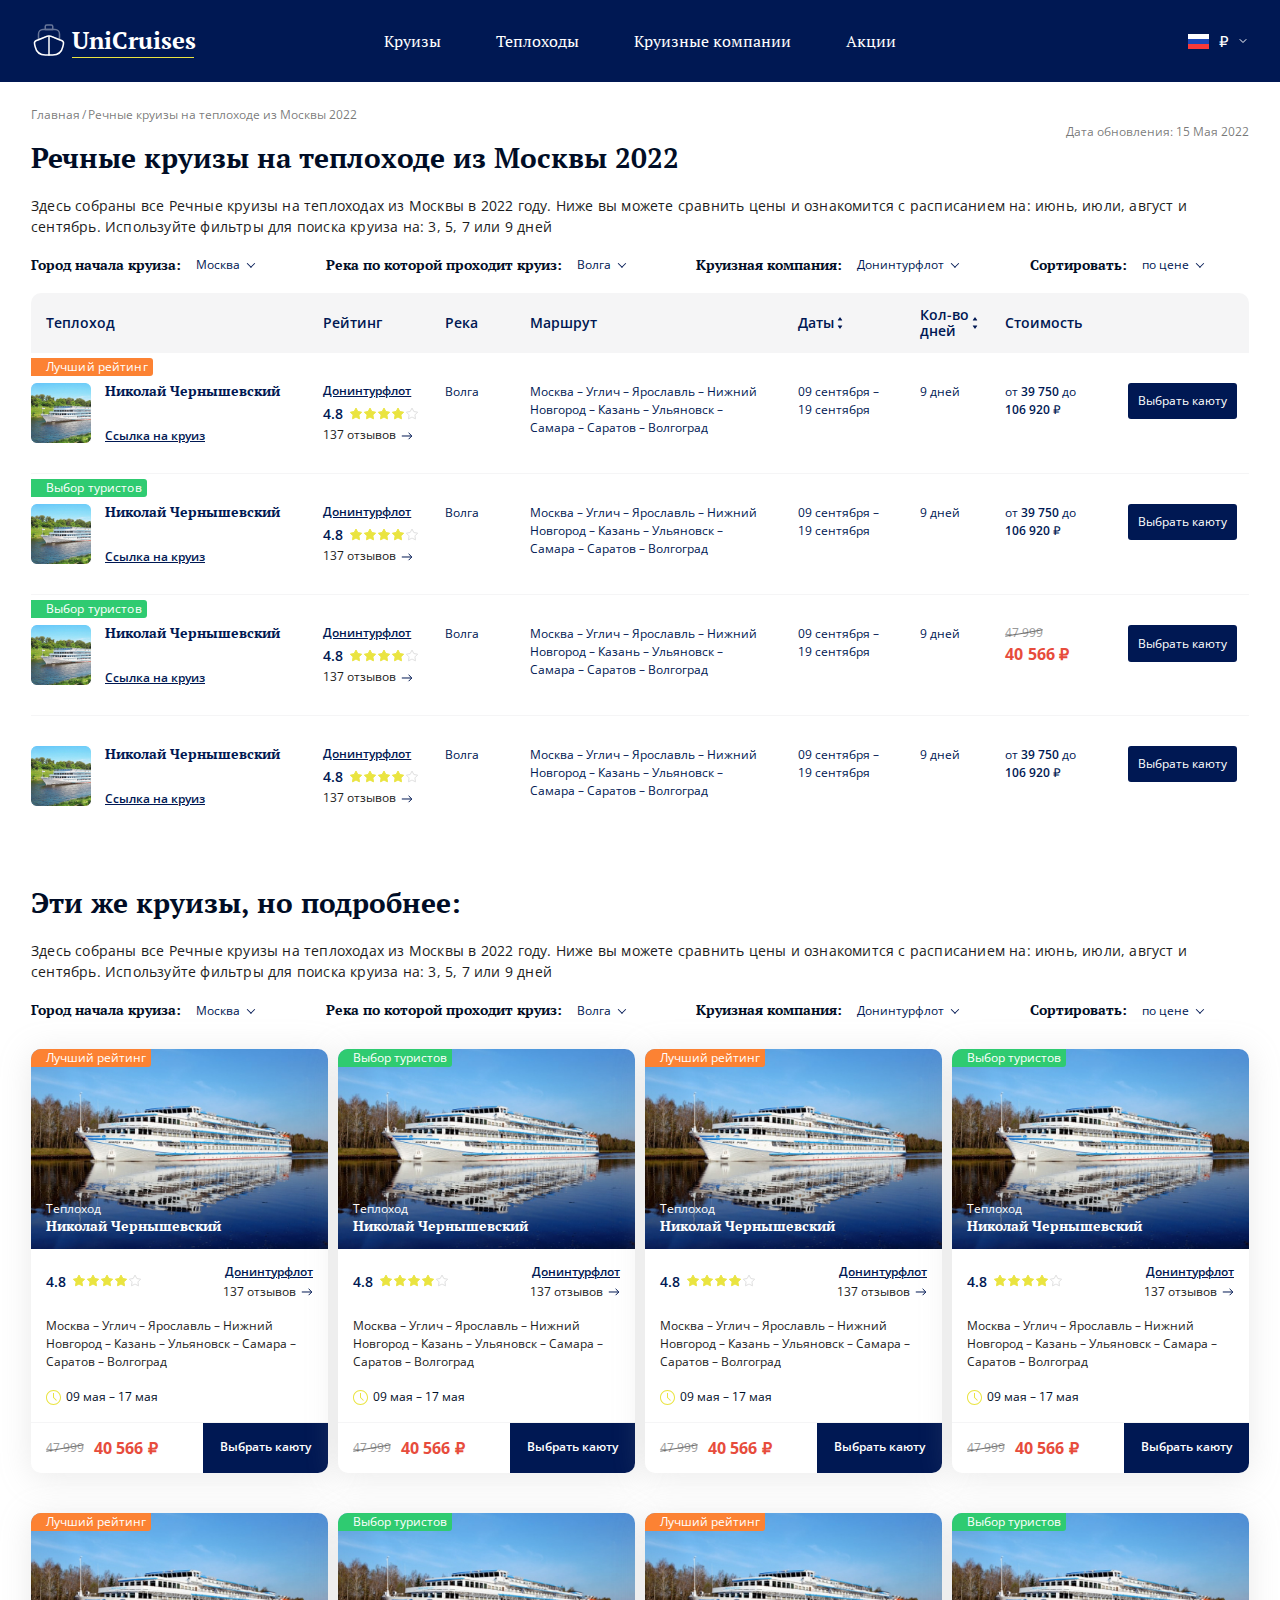
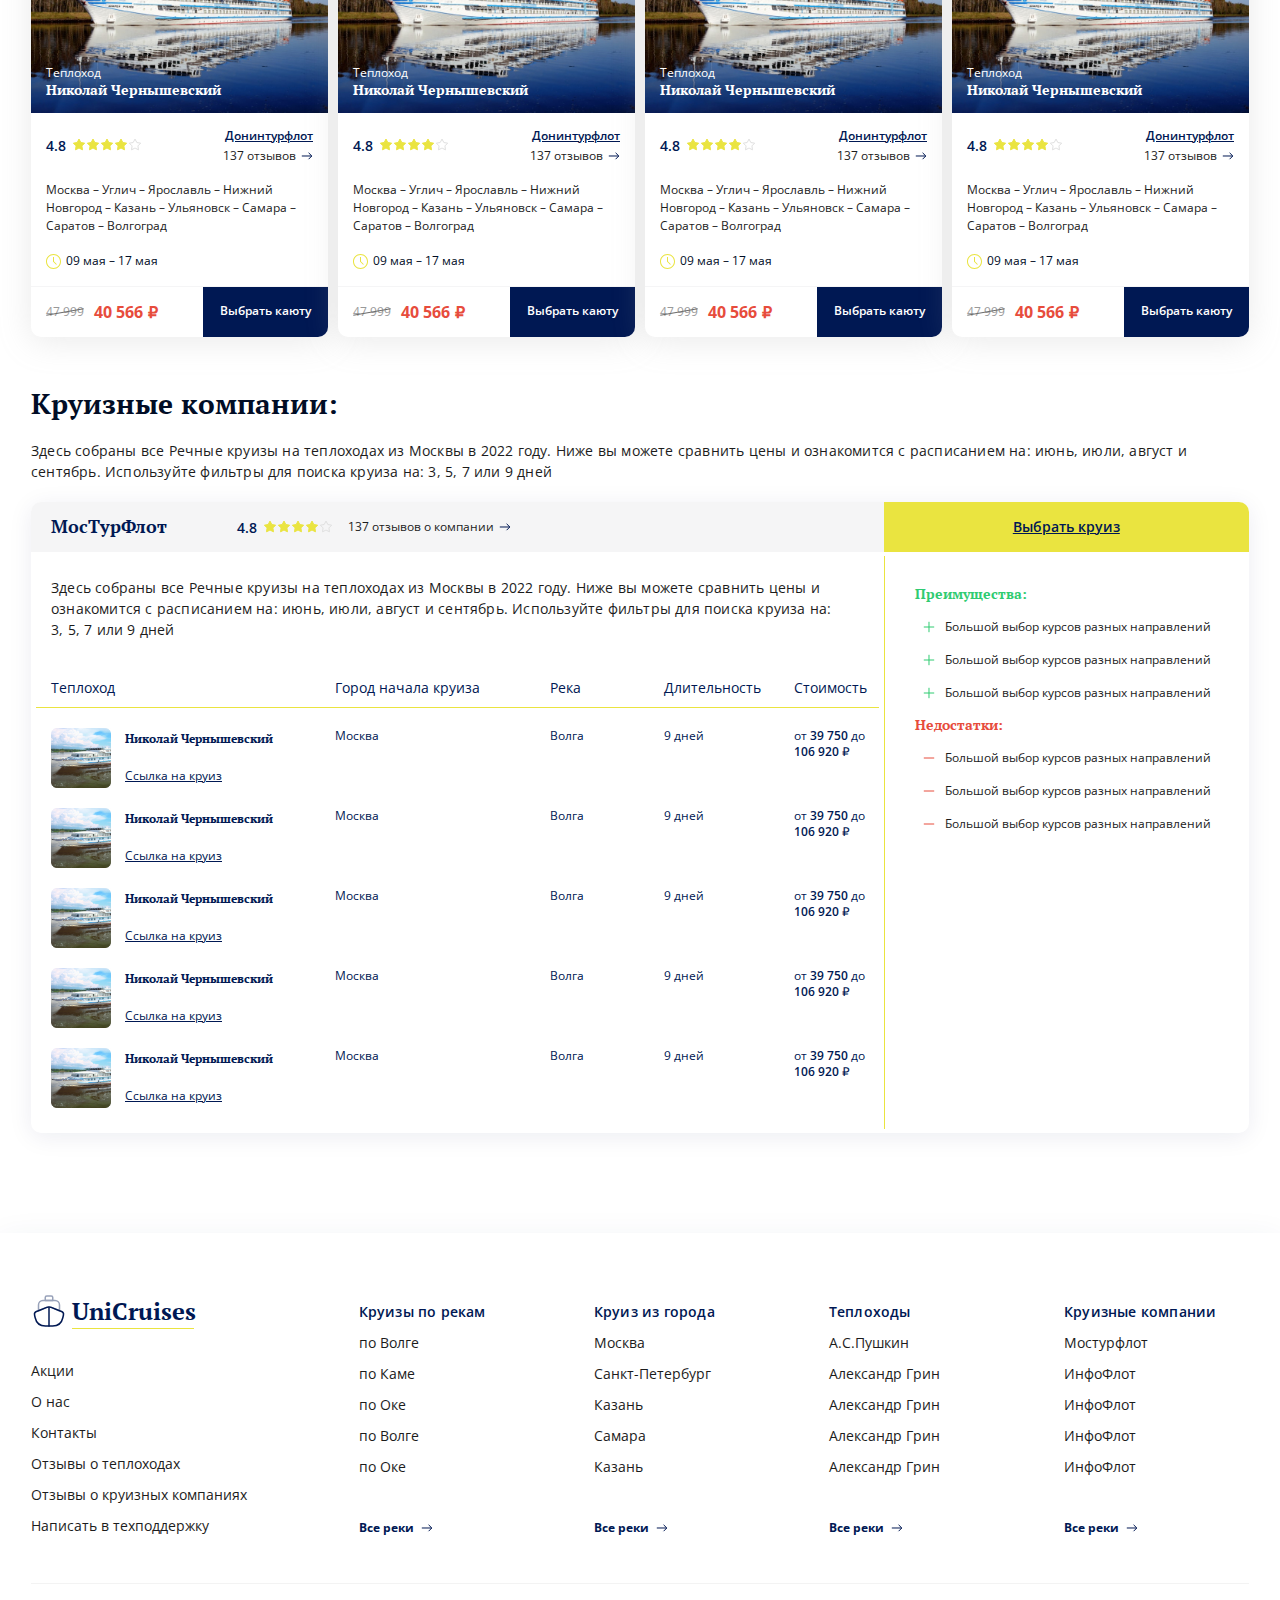
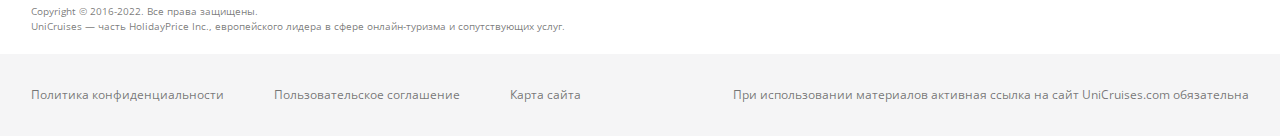
<file: categories.html>
<!DOCTYPE html>
<html lang="ru">

<head>
  <meta charset="UTF-8">
  <meta name="viewport" content="width=device-width">
  <link rel="preconnect" href="https://fonts.googleapis.com">
  <link rel="preconnect" href="https://fonts.gstatic.com" crossorigin>
  <link href="https://fonts.googleapis.com/css2?family=PT+Serif:wght@400;700&display=swap" rel="stylesheet">
  <link href="https://fonts.googleapis.com/css2?family=Open+Sans:wght@300;400;600;700&display=swap" rel="stylesheet">
  <link rel="stylesheet" href="https://unpkg.com/swiper@8/swiper-bundle.min.css" />
  <link rel="stylesheet" href="css/nice-select2.css">
  <link rel="stylesheet" href="css/style.css">
  <title>Cruises</title>
</head>

<body>
  <header class="header">
    <div class="container">
      <div class="header__inner">
        <div class="header__logo">
          <a href="#" class="logo">
            <div class="logo__img">
              <svg width="36" height="36" viewBox="0 0 36 36" fill="none" xmlns="http://www.w3.org/2000/svg">
                <path
                  d="M30.63 18.5545C31.935 19.0795 32.745 20.6245 32.445 21.9895L31.83 24.7795C30.765 29.5795 27 32.9995 21.57 32.9995H14.43C8.99997 32.9995 5.23498 29.5795 4.16998 24.7795L3.55498 21.9895C3.25498 20.6245 4.06496 19.0795 5.36996 18.5545L7.49998 17.6995L15.765 14.3845C17.205 13.8145 18.795 13.8145 20.235 14.3845L28.5 17.6995L30.63 18.5545Z"
                  stroke="white" stroke-width="1.5" stroke-linecap="round" stroke-linejoin="round" />
                <path d="M18 33V15" stroke="white" stroke-width="1.5" stroke-linecap="round" stroke-linejoin="round" />
                <g opacity="0.4">
                  <path
                    d="M28.5 12V17.7L20.235 14.385C18.795 13.815 17.205 13.815 15.765 14.385L7.5 17.7V12C7.5 9.525 9.525 7.5 12 7.5H24C26.475 7.5 28.5 9.525 28.5 12Z"
                    stroke="white" stroke-width="1.5" stroke-linecap="round" stroke-linejoin="round" />
                  <path d="M21.75 7.5H14.25V4.5C14.25 3.675 14.925 3 15.75 3H20.25C21.075 3 21.75 3.675 21.75 4.5V7.5Z"
                    stroke="white" stroke-width="1.5" stroke-linecap="round" stroke-linejoin="round" />
                </g>
              </svg>
            </div>
            <span class="logo__text">
              UniCruises
            </span>
          </a>
        </div>
        <nav class="header__nav">
          <div class="header__link header__slink">
            <a class="header__slink-link" href="#">Круизы</a>
            <div class="header__submenu">
              <div class="container">
                <div class="header__submenu-inner">
                  <div class="header__submenu-col">
                    <h2 class="header__submenu-header">Города отправления</h2>
                    <nav class="header__submenu-nav">
                      <a href="#">Москва</a>
                      <a href="#">Санкт-Петербург</a>
                      <a href="#">Казань</a>
                      <a href="#">Самара</a>
                      <a href="#">Самара</a>
                      <a href="#">Самара</a>
                      <a href="#">Самара</a>
                    </nav>
                    <a href="#" class="btn btn--grey btn--bold">
                      <span>Все города</span>
                      <svg width="12" height="12" viewBox="0 0 12 12" fill="none" xmlns="http://www.w3.org/2000/svg">
                        <path d="M10.8 5.9998L7.59999 2.7998M10.8 5.9998L7.59999 9.1998M10.8 5.9998H0.799988"
                          stroke="#001853" />
                      </svg>
                    </a>
                  </div>
                  <div class="header__submenu-col">
                    <h2 class="header__submenu-header">Реки</h2>
                    <nav class="header__submenu-nav">
                      <a href="#">по Волге</a>
                      <a href="#">по Оке</a>
                      <a href="#">по Каме</a>
                      <a href="#">Самара</a>
                      <a href="#">Самара</a>
                      <a href="#">Самара</a>
                      <a href="#">Самара</a>
                    </nav>
                    <a href="#" class="btn btn--grey btn--bold">
                      <span>Все реки</span>
                      <svg width="12" height="12" viewBox="0 0 12 12" fill="none" xmlns="http://www.w3.org/2000/svg">
                        <path d="M10.8 5.9998L7.59999 2.7998M10.8 5.9998L7.59999 9.1998M10.8 5.9998H0.799988"
                          stroke="#001853" />
                      </svg>
                    </a>
                  </div>
                </div>
              </div>
            </div>
          </div>
          <div class="header__menu" id="menu">
            <a href="#" class="header__link">Теплоходы</a>
            <a href="#" class="header__link">Круизные компании</a>
            <a href="#" class="header__link">Акции</a>
            <div class="header__mlang">
              <div class="lang lang--dark">
                <div class="lang__inner">
                  <div class="lang__icon"><img src="img/icons/flag-ru.svg" alt=""></div>
                  <div class="lang__hint">₽</div>
                </div>
                <div class="lang__toggle">
                  <div class="lang__item">
                    <div class="lang__icon"><img src="img/icons/flag-ru.svg" alt=""></div>
                    <div class="lang__hint">₽</div>
                  </div>
                  <div class="lang__item">
                    <div class="lang__icon"><img src="img/icons/flag-gb.svg" alt=""></div>
                    <div class="lang__hint"><img src="img/icons/valute-dollar.svg" alt=""></div>
                  </div>
                </div>
              </div>
            </div>
          </div>
        </nav>
        <div class="header__lang">
          <div class="lang">
            <div class="lang__inner">
              <div class="lang__icon"><img src="img/icons/flag-ru.svg" alt=""></div>
              <div class="lang__hint">₽</div>
            </div>
            <div class="lang__toggle">
              <div class="lang__item">
                <div class="lang__icon"><img src="img/icons/flag-ru.svg" alt=""></div>
                <div class="lang__hint">₽</div>
              </div>
              <div class="lang__item">
                <div class="lang__icon"><img src="img/icons/flag-gb.svg" alt=""></div>
                <div class="lang__hint"><img src="img/icons/valute-dollar.svg" alt=""></div>
              </div>
            </div>
          </div>
        </div>
        <div class="header__burger">
          <div class="burger" id="menuOpen">
            <span></span>
          </div>
        </div>
      </div>
    </div>
  </header>
  <main class="main">
    <section class="cruises section section--p0-25">
      <div class="container">
        <div class="breadcrumbs breadcrumbs--pb0">
          <a href="#" class="breadcrumbs__link">Главная</a>
          <span>/</span>
          <span class="breadcrumbs__link">Речные круизы на теплоходе из Москвы 2022</span>
        </div>
        <div class="section__update">
          <span>Дата обновления: 15 Мая 2022</span>
        </div>
        <h1 class="section__title">Речные круизы на теплоходе из Москвы 2022</h1>
        <p class="section__hint">Здесь собраны все Речные круизы на теплоходах из Москвы в 2022 году. Ниже вы можете
          сравнить цены и ознакомится с расписанием на: июнь, июли, август и сентябрь. Используйте фильтры для поиска
          круиза на: 3, 5, 7 или 9 дней</p>
        <div class="sort">
          <div class="sort__item">
            <span class="sort__hint">Город начала круиза:</span>
            <div class="sort__select">
              <select id="citySort">
                <option value="1" selected>Москва</option>
                <option value="2">Углич</option>
                <option value="2">Ярославль</option>
              </select>
            </div>
          </div>
          <div class="sort__item">
            <span class="sort__hint">Река по которой проходит круиз:</span>
            <div class="sort__select">
              <select id="riverSort">
                <option value="1" selected>Волга</option>
                <option value="2">Ока</option>
                <option value="2">Енисей</option>
              </select>
            </div>
          </div>
          <div class="sort__item">
            <span class="sort__hint">Круизная компания:</span>
            <div class="sort__select">
              <select id="companySort">
                <option value="1" selected>Донинтурфлот</option>
                <option value="2">Белый лебедь</option>
                <option value="2">Гама</option>
              </select>
            </div>
          </div>
          <div class="sort__item">
            <span class="sort__hint">Сортировать:</span>
            <div class="sort__select">
              <select id="priceSort">
                <option value="1" selected>по цене</option>
                <option value="2">по рейтингу</option>
                <option value="2">по дате</option>
              </select>
            </div>
          </div>
        </div>
        <div>
          <div class="ctable">
            <div class="ctable__head">
              <div class="ctable__row">
                <div class="ctable__item ctable__name">Теплоход</div>
                <div class="ctable__item ctable__rate">Рейтинг</div>
                <div class="ctable__item ctable__river">Река</div>
                <div class="ctable__item ctable__way">Маршрут</div>
                <div class="ctable__item ctable__date">
                  <span>Даты</span>
                  <img src="img/icons/sort.svg" alt="">
                </div>
                <div class="ctable__item ctable__days">
                  <span>Кол-во <br>дней</span>
                  <img src="img/icons/sort.svg" alt="">
                </div>
                <div class="ctable__item ctable__cost">Стоимость</div>
              </div>
            </div>
            <div class="ctable__body">
              <div class="ctable__row">
                <div class="ctable__item ctable__name">
                  <div class="ctable__name-best">Лучший рейтинг</div>
                  <div class="ctable__name-img">
                    <img src="img/rivers/item1.jpg" alt="">
                  </div>
                  <div class="ctable__name-body">
                    <h3 class="ctable__name-title">Николай Чернышевский</h3>
                    <a href="#" class="ctable__name-link">Ссылка на круиз</a>
                    <div class="ctable__item-mob">
                      <span class="ctable__price">от <span>39 750</span> до <span>106 920</span> ₽</span>
                    </div>
                  </div>
                </div>
                <div class="ctable__item ctable__rate">
                  <a href="#" class="ctable__rate-title">Донинтурфлот</a>
                  <div class="stars" data-rate="4">
                    <div class="stars__rate">
                      4.8
                    </div>
                    <div class="stars__view">
                      <div class="stars__item">
                        <svg width="14" height="14" viewBox="0 0 14 14" fill="none" xmlns="http://www.w3.org/2000/svg">
                          <path
                            d="M7 1.07149L8.69731 4.2885L8.81204 4.50594L9.05429 4.54786L12.6383 5.16799L10.1033 7.77634L9.93194 7.95265L9.96694 8.19599L10.4847 11.7963L7.22062 10.1913L7 10.0828L6.77938 10.1913L3.51531 11.7963L4.03306 8.19599L4.06806 7.95265L3.89671 7.77634L1.36165 5.16799L4.94571 4.54786L5.18796 4.50594L5.30269 4.2885L7 1.07149Z"
                            stroke="#E0E0E0" />
                        </svg>
                      </div>
                      <div class="stars__item">
                        <svg width="14" height="14" viewBox="0 0 14 14" fill="none" xmlns="http://www.w3.org/2000/svg">
                          <path
                            d="M7 1.07149L8.69731 4.2885L8.81204 4.50594L9.05429 4.54786L12.6383 5.16799L10.1033 7.77634L9.93194 7.95265L9.96694 8.19599L10.4847 11.7963L7.22062 10.1913L7 10.0828L6.77938 10.1913L3.51531 11.7963L4.03306 8.19599L4.06806 7.95265L3.89671 7.77634L1.36165 5.16799L4.94571 4.54786L5.18796 4.50594L5.30269 4.2885L7 1.07149Z"
                            stroke="#E0E0E0" />
                        </svg>
                      </div>
                      <div class="stars__item">
                        <svg width="14" height="14" viewBox="0 0 14 14" fill="none" xmlns="http://www.w3.org/2000/svg">
                          <path
                            d="M7 1.07149L8.69731 4.2885L8.81204 4.50594L9.05429 4.54786L12.6383 5.16799L10.1033 7.77634L9.93194 7.95265L9.96694 8.19599L10.4847 11.7963L7.22062 10.1913L7 10.0828L6.77938 10.1913L3.51531 11.7963L4.03306 8.19599L4.06806 7.95265L3.89671 7.77634L1.36165 5.16799L4.94571 4.54786L5.18796 4.50594L5.30269 4.2885L7 1.07149Z"
                            stroke="#E0E0E0" />
                        </svg>
                      </div>
                      <div class="stars__item">
                        <svg width="14" height="14" viewBox="0 0 14 14" fill="none" xmlns="http://www.w3.org/2000/svg">
                          <path
                            d="M7 1.07149L8.69731 4.2885L8.81204 4.50594L9.05429 4.54786L12.6383 5.16799L10.1033 7.77634L9.93194 7.95265L9.96694 8.19599L10.4847 11.7963L7.22062 10.1913L7 10.0828L6.77938 10.1913L3.51531 11.7963L4.03306 8.19599L4.06806 7.95265L3.89671 7.77634L1.36165 5.16799L4.94571 4.54786L5.18796 4.50594L5.30269 4.2885L7 1.07149Z"
                            stroke="#E0E0E0" />
                        </svg>
                      </div>
                      <div class="stars__item">
                        <svg width="14" height="14" viewBox="0 0 14 14" fill="none" xmlns="http://www.w3.org/2000/svg">
                          <path
                            d="M7 1.07149L8.69731 4.2885L8.81204 4.50594L9.05429 4.54786L12.6383 5.16799L10.1033 7.77634L9.93194 7.95265L9.96694 8.19599L10.4847 11.7963L7.22062 10.1913L7 10.0828L6.77938 10.1913L3.51531 11.7963L4.03306 8.19599L4.06806 7.95265L3.89671 7.77634L1.36165 5.16799L4.94571 4.54786L5.18796 4.50594L5.30269 4.2885L7 1.07149Z"
                            stroke="#E0E0E0" />
                        </svg>
                      </div>
                    </div>
                  </div>
                  <a href="#" class="link">
                    <span>137 отзывов</span>
                    <img src="img/icons/arrow-right.svg" alt="">
                  </a>
                  <div class="ctable__item-mob">
                    <a href="#" class="btn btn--blue">Выбрать каюту</a>
                  </div>
                </div>
                <div class="ctable__item ctable__river">
                  <span>Волга</span>
                </div>
                <div class="ctable__item ctable__way">
                  <span>Москва – Углич – Ярославль – Нижний Новгород – Казань – Ульяновск – Самара – Саратов –
                    Волгоград</span>
                </div>
                <div class="ctable__item ctable__date">
                  <span>09 сентября – 19 сентября</span>
                </div>
                <div class="ctable__item ctable__days">
                  <span>9 дней</span>
                </div>
                <div class="ctable__item ctable__cost">
                  <div class="ctable__cost-body">
                    <span class="ctable__price">от <span>39 750</span> до <span>106 920</span> ₽</span>
                  </div>
                  <div class="ctable__cost-btn">
                    <a href="#" class="btn btn--blue">Выбрать каюту</a>
                  </div>
                </div>
              </div>
              <div class="ctable__row">
                <div class="ctable__item ctable__name">
                  <div class="ctable__name-choice">Выбор туристов</div>
                  <div class="ctable__name-img">
                    <img src="img/rivers/item1.jpg" alt="">
                  </div>
                  <div class="ctable__name-body">
                    <h3 class="ctable__name-title">Николай Чернышевский</h3>
                    <a href="#" class="ctable__name-link">Ссылка на круиз</a>
                    <div class="ctable__item-mob">
                      <span class="ctable__price">от <span>39 750</span> до <span>106 920</span> ₽</span>
                    </div>
                  </div>
                </div>
                <div class="ctable__item ctable__rate">
                  <a href="#" class="ctable__rate-title">Донинтурфлот</a>
                  <div class="stars" data-rate="4">
                    <div class="stars__rate">
                      4.8
                    </div>
                    <div class="stars__view">
                      <div class="stars__item">
                        <svg width="14" height="14" viewBox="0 0 14 14" fill="none" xmlns="http://www.w3.org/2000/svg">
                          <path
                            d="M7 1.07149L8.69731 4.2885L8.81204 4.50594L9.05429 4.54786L12.6383 5.16799L10.1033 7.77634L9.93194 7.95265L9.96694 8.19599L10.4847 11.7963L7.22062 10.1913L7 10.0828L6.77938 10.1913L3.51531 11.7963L4.03306 8.19599L4.06806 7.95265L3.89671 7.77634L1.36165 5.16799L4.94571 4.54786L5.18796 4.50594L5.30269 4.2885L7 1.07149Z"
                            stroke="#E0E0E0" />
                        </svg>
                      </div>
                      <div class="stars__item">
                        <svg width="14" height="14" viewBox="0 0 14 14" fill="none" xmlns="http://www.w3.org/2000/svg">
                          <path
                            d="M7 1.07149L8.69731 4.2885L8.81204 4.50594L9.05429 4.54786L12.6383 5.16799L10.1033 7.77634L9.93194 7.95265L9.96694 8.19599L10.4847 11.7963L7.22062 10.1913L7 10.0828L6.77938 10.1913L3.51531 11.7963L4.03306 8.19599L4.06806 7.95265L3.89671 7.77634L1.36165 5.16799L4.94571 4.54786L5.18796 4.50594L5.30269 4.2885L7 1.07149Z"
                            stroke="#E0E0E0" />
                        </svg>
                      </div>
                      <div class="stars__item">
                        <svg width="14" height="14" viewBox="0 0 14 14" fill="none" xmlns="http://www.w3.org/2000/svg">
                          <path
                            d="M7 1.07149L8.69731 4.2885L8.81204 4.50594L9.05429 4.54786L12.6383 5.16799L10.1033 7.77634L9.93194 7.95265L9.96694 8.19599L10.4847 11.7963L7.22062 10.1913L7 10.0828L6.77938 10.1913L3.51531 11.7963L4.03306 8.19599L4.06806 7.95265L3.89671 7.77634L1.36165 5.16799L4.94571 4.54786L5.18796 4.50594L5.30269 4.2885L7 1.07149Z"
                            stroke="#E0E0E0" />
                        </svg>
                      </div>
                      <div class="stars__item">
                        <svg width="14" height="14" viewBox="0 0 14 14" fill="none" xmlns="http://www.w3.org/2000/svg">
                          <path
                            d="M7 1.07149L8.69731 4.2885L8.81204 4.50594L9.05429 4.54786L12.6383 5.16799L10.1033 7.77634L9.93194 7.95265L9.96694 8.19599L10.4847 11.7963L7.22062 10.1913L7 10.0828L6.77938 10.1913L3.51531 11.7963L4.03306 8.19599L4.06806 7.95265L3.89671 7.77634L1.36165 5.16799L4.94571 4.54786L5.18796 4.50594L5.30269 4.2885L7 1.07149Z"
                            stroke="#E0E0E0" />
                        </svg>
                      </div>
                      <div class="stars__item">
                        <svg width="14" height="14" viewBox="0 0 14 14" fill="none" xmlns="http://www.w3.org/2000/svg">
                          <path
                            d="M7 1.07149L8.69731 4.2885L8.81204 4.50594L9.05429 4.54786L12.6383 5.16799L10.1033 7.77634L9.93194 7.95265L9.96694 8.19599L10.4847 11.7963L7.22062 10.1913L7 10.0828L6.77938 10.1913L3.51531 11.7963L4.03306 8.19599L4.06806 7.95265L3.89671 7.77634L1.36165 5.16799L4.94571 4.54786L5.18796 4.50594L5.30269 4.2885L7 1.07149Z"
                            stroke="#E0E0E0" />
                        </svg>
                      </div>
                    </div>
                  </div>
                  <a href="#" class="link">
                    <span>137 отзывов</span>
                    <img src="img/icons/arrow-right.svg" alt="">
                  </a>
                  <div class="ctable__item-mob">
                    <a href="#" class="btn btn--blue">Выбрать каюту</a>
                  </div>
                </div>
                <div class="ctable__item ctable__river">
                  <span>Волга</span>
                </div>
                <div class="ctable__item ctable__way">
                  <span>Москва – Углич – Ярославль – Нижний Новгород – Казань – Ульяновск – Самара – Саратов –
                    Волгоград</span>
                </div>
                <div class="ctable__item ctable__date">
                  <span>09 сентября – 19 сентября</span>
                </div>
                <div class="ctable__item ctable__days">
                  <span>9 дней</span>
                </div>
                <div class="ctable__item ctable__cost">
                  <div class="ctable__cost-body">
                    <span class="ctable__price">от <span>39 750</span> до <span>106 920</span> ₽</span>
                  </div>
                  <div class="ctable__cost-btn">
                    <a href="#" class="btn btn--blue">Выбрать каюту</a>
                  </div>
                </div>
              </div>
              <div class="ctable__row">
                <div class="ctable__item ctable__name">
                  <div class="ctable__name-choice">Выбор туристов</div>
                  <div class="ctable__name-img">
                    <img src="img/rivers/item1.jpg" alt="">
                  </div>
                  <div class="ctable__name-body">
                    <h3 class="ctable__name-title">Николай Чернышевский</h3>
                    <a href="#" class="ctable__name-link">Ссылка на круиз</a>
                    <div class="ctable__item-mob">
                      <span class="cruisecards__item-price__old">47 999</span>
                      <span class="cruisecards__item-price__new">40 566 ₽</span>
                    </div>
                  </div>
                </div>
                <div class="ctable__item ctable__rate">
                  <a href="#" class="ctable__rate-title">Донинтурфлот</a>
                  <div class="stars" data-rate="4">
                    <div class="stars__rate">
                      4.8
                    </div>
                    <div class="stars__view">
                      <div class="stars__item">
                        <svg width="14" height="14" viewBox="0 0 14 14" fill="none" xmlns="http://www.w3.org/2000/svg">
                          <path
                            d="M7 1.07149L8.69731 4.2885L8.81204 4.50594L9.05429 4.54786L12.6383 5.16799L10.1033 7.77634L9.93194 7.95265L9.96694 8.19599L10.4847 11.7963L7.22062 10.1913L7 10.0828L6.77938 10.1913L3.51531 11.7963L4.03306 8.19599L4.06806 7.95265L3.89671 7.77634L1.36165 5.16799L4.94571 4.54786L5.18796 4.50594L5.30269 4.2885L7 1.07149Z"
                            stroke="#E0E0E0" />
                        </svg>
                      </div>
                      <div class="stars__item">
                        <svg width="14" height="14" viewBox="0 0 14 14" fill="none" xmlns="http://www.w3.org/2000/svg">
                          <path
                            d="M7 1.07149L8.69731 4.2885L8.81204 4.50594L9.05429 4.54786L12.6383 5.16799L10.1033 7.77634L9.93194 7.95265L9.96694 8.19599L10.4847 11.7963L7.22062 10.1913L7 10.0828L6.77938 10.1913L3.51531 11.7963L4.03306 8.19599L4.06806 7.95265L3.89671 7.77634L1.36165 5.16799L4.94571 4.54786L5.18796 4.50594L5.30269 4.2885L7 1.07149Z"
                            stroke="#E0E0E0" />
                        </svg>
                      </div>
                      <div class="stars__item">
                        <svg width="14" height="14" viewBox="0 0 14 14" fill="none" xmlns="http://www.w3.org/2000/svg">
                          <path
                            d="M7 1.07149L8.69731 4.2885L8.81204 4.50594L9.05429 4.54786L12.6383 5.16799L10.1033 7.77634L9.93194 7.95265L9.96694 8.19599L10.4847 11.7963L7.22062 10.1913L7 10.0828L6.77938 10.1913L3.51531 11.7963L4.03306 8.19599L4.06806 7.95265L3.89671 7.77634L1.36165 5.16799L4.94571 4.54786L5.18796 4.50594L5.30269 4.2885L7 1.07149Z"
                            stroke="#E0E0E0" />
                        </svg>
                      </div>
                      <div class="stars__item">
                        <svg width="14" height="14" viewBox="0 0 14 14" fill="none" xmlns="http://www.w3.org/2000/svg">
                          <path
                            d="M7 1.07149L8.69731 4.2885L8.81204 4.50594L9.05429 4.54786L12.6383 5.16799L10.1033 7.77634L9.93194 7.95265L9.96694 8.19599L10.4847 11.7963L7.22062 10.1913L7 10.0828L6.77938 10.1913L3.51531 11.7963L4.03306 8.19599L4.06806 7.95265L3.89671 7.77634L1.36165 5.16799L4.94571 4.54786L5.18796 4.50594L5.30269 4.2885L7 1.07149Z"
                            stroke="#E0E0E0" />
                        </svg>
                      </div>
                      <div class="stars__item">
                        <svg width="14" height="14" viewBox="0 0 14 14" fill="none" xmlns="http://www.w3.org/2000/svg">
                          <path
                            d="M7 1.07149L8.69731 4.2885L8.81204 4.50594L9.05429 4.54786L12.6383 5.16799L10.1033 7.77634L9.93194 7.95265L9.96694 8.19599L10.4847 11.7963L7.22062 10.1913L7 10.0828L6.77938 10.1913L3.51531 11.7963L4.03306 8.19599L4.06806 7.95265L3.89671 7.77634L1.36165 5.16799L4.94571 4.54786L5.18796 4.50594L5.30269 4.2885L7 1.07149Z"
                            stroke="#E0E0E0" />
                        </svg>
                      </div>
                    </div>
                  </div>
                  <a href="#" class="link">
                    <span>137 отзывов</span>
                    <img src="img/icons/arrow-right.svg" alt="">
                  </a>
                  <div class="ctable__item-mob">
                    <a href="#" class="btn btn--blue">Выбрать каюту</a>
                  </div>
                </div>
                <div class="ctable__item ctable__river">
                  <span>Волга</span>
                </div>
                <div class="ctable__item ctable__way">
                  <span>Москва – Углич – Ярославль – Нижний Новгород – Казань – Ульяновск – Самара – Саратов –
                    Волгоград</span>
                </div>
                <div class="ctable__item ctable__date">
                  <span>09 сентября – 19 сентября</span>
                </div>
                <div class="ctable__item ctable__days">
                  <span>9 дней</span>
                </div>
                <div class="ctable__item ctable__cost">
                  <div class="ctable__cost-body">
                    <span class="cruisecards__item-price__old">47 999</span>
                    <span class="cruisecards__item-price__new">40 566 ₽</span>
                  </div>
                  <div class="ctable__cost-btn">
                    <a href="#" class="btn btn--blue">Выбрать каюту</a>
                  </div>
                </div>
              </div>
              <div class="ctable__row">
                <div class="ctable__item ctable__name">
                  <div class="ctable__name-img">
                    <img src="img/rivers/item1.jpg" alt="">
                  </div>
                  <div class="ctable__name-body">
                    <h3 class="ctable__name-title">Николай Чернышевский</h3>
                    <a href="#" class="ctable__name-link">Ссылка на круиз</a>
                    <div class="ctable__item-mob">
                      <span class="ctable__price">от <span>39 750</span> до <span>106 920</span> ₽</span>
                    </div>
                  </div>
                </div>
                <div class="ctable__item ctable__rate">
                  <a href="#" class="ctable__rate-title">Донинтурфлот</a>
                  <div class="stars" data-rate="4">
                    <div class="stars__rate">
                      4.8
                    </div>
                    <div class="stars__view">
                      <div class="stars__item">
                        <svg width="14" height="14" viewBox="0 0 14 14" fill="none" xmlns="http://www.w3.org/2000/svg">
                          <path
                            d="M7 1.07149L8.69731 4.2885L8.81204 4.50594L9.05429 4.54786L12.6383 5.16799L10.1033 7.77634L9.93194 7.95265L9.96694 8.19599L10.4847 11.7963L7.22062 10.1913L7 10.0828L6.77938 10.1913L3.51531 11.7963L4.03306 8.19599L4.06806 7.95265L3.89671 7.77634L1.36165 5.16799L4.94571 4.54786L5.18796 4.50594L5.30269 4.2885L7 1.07149Z"
                            stroke="#E0E0E0" />
                        </svg>
                      </div>
                      <div class="stars__item">
                        <svg width="14" height="14" viewBox="0 0 14 14" fill="none" xmlns="http://www.w3.org/2000/svg">
                          <path
                            d="M7 1.07149L8.69731 4.2885L8.81204 4.50594L9.05429 4.54786L12.6383 5.16799L10.1033 7.77634L9.93194 7.95265L9.96694 8.19599L10.4847 11.7963L7.22062 10.1913L7 10.0828L6.77938 10.1913L3.51531 11.7963L4.03306 8.19599L4.06806 7.95265L3.89671 7.77634L1.36165 5.16799L4.94571 4.54786L5.18796 4.50594L5.30269 4.2885L7 1.07149Z"
                            stroke="#E0E0E0" />
                        </svg>
                      </div>
                      <div class="stars__item">
                        <svg width="14" height="14" viewBox="0 0 14 14" fill="none" xmlns="http://www.w3.org/2000/svg">
                          <path
                            d="M7 1.07149L8.69731 4.2885L8.81204 4.50594L9.05429 4.54786L12.6383 5.16799L10.1033 7.77634L9.93194 7.95265L9.96694 8.19599L10.4847 11.7963L7.22062 10.1913L7 10.0828L6.77938 10.1913L3.51531 11.7963L4.03306 8.19599L4.06806 7.95265L3.89671 7.77634L1.36165 5.16799L4.94571 4.54786L5.18796 4.50594L5.30269 4.2885L7 1.07149Z"
                            stroke="#E0E0E0" />
                        </svg>
                      </div>
                      <div class="stars__item">
                        <svg width="14" height="14" viewBox="0 0 14 14" fill="none" xmlns="http://www.w3.org/2000/svg">
                          <path
                            d="M7 1.07149L8.69731 4.2885L8.81204 4.50594L9.05429 4.54786L12.6383 5.16799L10.1033 7.77634L9.93194 7.95265L9.96694 8.19599L10.4847 11.7963L7.22062 10.1913L7 10.0828L6.77938 10.1913L3.51531 11.7963L4.03306 8.19599L4.06806 7.95265L3.89671 7.77634L1.36165 5.16799L4.94571 4.54786L5.18796 4.50594L5.30269 4.2885L7 1.07149Z"
                            stroke="#E0E0E0" />
                        </svg>
                      </div>
                      <div class="stars__item">
                        <svg width="14" height="14" viewBox="0 0 14 14" fill="none" xmlns="http://www.w3.org/2000/svg">
                          <path
                            d="M7 1.07149L8.69731 4.2885L8.81204 4.50594L9.05429 4.54786L12.6383 5.16799L10.1033 7.77634L9.93194 7.95265L9.96694 8.19599L10.4847 11.7963L7.22062 10.1913L7 10.0828L6.77938 10.1913L3.51531 11.7963L4.03306 8.19599L4.06806 7.95265L3.89671 7.77634L1.36165 5.16799L4.94571 4.54786L5.18796 4.50594L5.30269 4.2885L7 1.07149Z"
                            stroke="#E0E0E0" />
                        </svg>
                      </div>
                    </div>
                  </div>
                  <a href="#" class="link">
                    <span>137 отзывов</span>
                    <img src="img/icons/arrow-right.svg" alt="">
                  </a>
                  <div class="ctable__item-mob">
                    <a href="#" class="btn btn--blue">Выбрать каюту</a>
                  </div>
                </div>
                <div class="ctable__item ctable__river">
                  <span>Волга</span>
                </div>
                <div class="ctable__item ctable__way">
                  <span>Москва – Углич – Ярославль – Нижний Новгород – Казань – Ульяновск – Самара – Саратов –
                    Волгоград</span>
                </div>
                <div class="ctable__item ctable__date">
                  <span>09 сентября – 19 сентября</span>
                </div>
                <div class="ctable__item ctable__days">
                  <span>9 дней</span>
                </div>
                <div class="ctable__item ctable__cost">
                  <div class="ctable__cost-body">
                    <span class="ctable__price">от <span>39 750</span> до <span>106 920</span> ₽</span>
                  </div>
                  <div class="ctable__cost-btn">
                    <a href="#" class="btn btn--blue">Выбрать каюту</a>
                  </div>
                </div>
              </div>
            </div>
          </div>
        </div>
      </div>
    </section>
    <section class="cruisecards section section--p25-25">
      <div class="container">
        <h2 class="section__title">Эти же круизы, но подробнее:</h2>
        <p class="section__hint">Здесь собраны все Речные круизы на теплоходах из Москвы в 2022 году. Ниже вы можете
          сравнить цены и ознакомится с расписанием на: июнь, июли, август и сентябрь. Используйте фильтры для поиска
          круиза на: 3, 5, 7 или 9 дней</p>
        <div>
          <div class="sort">
            <div class="sort__item">
              <span class="sort__hint">Город начала круиза:</span>
              <div class="sort__select">
                <select id="citySort2">
                  <option value="1" selected>Москва</option>
                  <option value="2">Углич</option>
                  <option value="2">Ярославль</option>
                </select>
              </div>
            </div>
            <div class="sort__item">
              <span class="sort__hint">Река по которой проходит круиз:</span>
              <div class="sort__select">
                <select id="riverSort2">
                  <option value="1" selected>Волга</option>
                  <option value="2">Ока</option>
                  <option value="2">Енисей</option>
                </select>
              </div>
            </div>
            <div class="sort__item">
              <span class="sort__hint">Круизная компания:</span>
              <div class="sort__select">
                <select id="companySort2">
                  <option value="1" selected>Донинтурфлот</option>
                  <option value="2">Белый лебедь</option>
                  <option value="2">Гама</option>
                </select>
              </div>
            </div>
            <div class="sort__item">
              <span class="sort__hint">Сортировать:</span>
              <div class="sort__select">
                <select id="priceSort2">
                  <option value="1" selected>по цене</option>
                  <option value="2">по рейтингу</option>
                  <option value="2">по дате</option>
                </select>
              </div>
            </div>
          </div>
          <div class="cruisecards__list">
            <div class="cruisecards__item">
              <div class="cruisecards__item-best">
                Лучший рейтинг
              </div>
              <span class="cruisecards__item-type">Теплоход</span>
              <h2 class="cruisecards__item-title">Николай Чернышевский</h2>
              <a href="#" class="cruisecards__item-preview" style="background-image: url('img/discount/item.jpg');">
              </a>
              <div class="cruisecards__item-body">
                <div class="cruisecards__item-info">
                  <div class="stars" data-rate="4">
                    <div class="stars__rate">
                      4.8
                    </div>
                    <div class="stars__view">
                      <div class="stars__item">
                        <svg width="14" height="14" viewBox="0 0 14 14" fill="none" xmlns="http://www.w3.org/2000/svg">
                          <path
                            d="M7 1.07149L8.69731 4.2885L8.81204 4.50594L9.05429 4.54786L12.6383 5.16799L10.1033 7.77634L9.93194 7.95265L9.96694 8.19599L10.4847 11.7963L7.22062 10.1913L7 10.0828L6.77938 10.1913L3.51531 11.7963L4.03306 8.19599L4.06806 7.95265L3.89671 7.77634L1.36165 5.16799L4.94571 4.54786L5.18796 4.50594L5.30269 4.2885L7 1.07149Z"
                            stroke="#E0E0E0" />
                        </svg>
                      </div>
                      <div class="stars__item">
                        <svg width="14" height="14" viewBox="0 0 14 14" fill="none" xmlns="http://www.w3.org/2000/svg">
                          <path
                            d="M7 1.07149L8.69731 4.2885L8.81204 4.50594L9.05429 4.54786L12.6383 5.16799L10.1033 7.77634L9.93194 7.95265L9.96694 8.19599L10.4847 11.7963L7.22062 10.1913L7 10.0828L6.77938 10.1913L3.51531 11.7963L4.03306 8.19599L4.06806 7.95265L3.89671 7.77634L1.36165 5.16799L4.94571 4.54786L5.18796 4.50594L5.30269 4.2885L7 1.07149Z"
                            stroke="#E0E0E0" />
                        </svg>
                      </div>
                      <div class="stars__item">
                        <svg width="14" height="14" viewBox="0 0 14 14" fill="none" xmlns="http://www.w3.org/2000/svg">
                          <path
                            d="M7 1.07149L8.69731 4.2885L8.81204 4.50594L9.05429 4.54786L12.6383 5.16799L10.1033 7.77634L9.93194 7.95265L9.96694 8.19599L10.4847 11.7963L7.22062 10.1913L7 10.0828L6.77938 10.1913L3.51531 11.7963L4.03306 8.19599L4.06806 7.95265L3.89671 7.77634L1.36165 5.16799L4.94571 4.54786L5.18796 4.50594L5.30269 4.2885L7 1.07149Z"
                            stroke="#E0E0E0" />
                        </svg>
                      </div>
                      <div class="stars__item">
                        <svg width="14" height="14" viewBox="0 0 14 14" fill="none" xmlns="http://www.w3.org/2000/svg">
                          <path
                            d="M7 1.07149L8.69731 4.2885L8.81204 4.50594L9.05429 4.54786L12.6383 5.16799L10.1033 7.77634L9.93194 7.95265L9.96694 8.19599L10.4847 11.7963L7.22062 10.1913L7 10.0828L6.77938 10.1913L3.51531 11.7963L4.03306 8.19599L4.06806 7.95265L3.89671 7.77634L1.36165 5.16799L4.94571 4.54786L5.18796 4.50594L5.30269 4.2885L7 1.07149Z"
                            stroke="#E0E0E0" />
                        </svg>
                      </div>
                      <div class="stars__item">
                        <svg width="14" height="14" viewBox="0 0 14 14" fill="none" xmlns="http://www.w3.org/2000/svg">
                          <path
                            d="M7 1.07149L8.69731 4.2885L8.81204 4.50594L9.05429 4.54786L12.6383 5.16799L10.1033 7.77634L9.93194 7.95265L9.96694 8.19599L10.4847 11.7963L7.22062 10.1913L7 10.0828L6.77938 10.1913L3.51531 11.7963L4.03306 8.19599L4.06806 7.95265L3.89671 7.77634L1.36165 5.16799L4.94571 4.54786L5.18796 4.50594L5.30269 4.2885L7 1.07149Z"
                            stroke="#E0E0E0" />
                        </svg>
                      </div>
                    </div>
                  </div>
                  <div class="cruisecards__item-reviews">
                    <a href="#" class="cruisecards__item-reviews__name">Донинтурфлот</a>
                    <a href="#" class="link">
                      <span>137 отзывов</span>
                      <img src="img/icons/arrow-right.svg" alt="">
                    </a>
                  </div>
                </div>
                <p class="cruisecards__item-about">Москва – Углич – Ярославль – Нижний Новгород – Казань – Ульяновск –
                  Самара
                  – Саратов – Волгоград</p>
                <div class="cruisecards__item-date">
                  <img src="img/icons/clock.svg" alt="">
                  <span>09 мая – 17 мая</span>
                </div>
              </div>
              <div class="cruisecards__item-footer">
                <div class="cruisecards__item-price">
                  <span class="cruisecards__item-price__old">47 999</span>
                  <span class="cruisecards__item-price__new">40 566 ₽</span>
                </div>
                <div class="cruisecards__item-btn">
                  <a href="#" class="btn btn--blue btn--bold">Выбрать каюту</a>
                </div>
              </div>
            </div>
            <div class="cruisecards__item">
              <div class="cruisecards__item-choice">
                Выбор туристов
              </div>
              <span class="cruisecards__item-type">Теплоход</span>
              <h2 class="cruisecards__item-title">Николай Чернышевский</h2>
              <a href="#" class="cruisecards__item-preview" style="background-image: url('img/discount/item.jpg');">
              </a>
              <div class="cruisecards__item-body">
                <div class="cruisecards__item-info">
                  <div class="stars" data-rate="4">
                    <div class="stars__rate">
                      4.8
                    </div>
                    <div class="stars__view">
                      <div class="stars__item">
                        <svg width="14" height="14" viewBox="0 0 14 14" fill="none" xmlns="http://www.w3.org/2000/svg">
                          <path
                            d="M7 1.07149L8.69731 4.2885L8.81204 4.50594L9.05429 4.54786L12.6383 5.16799L10.1033 7.77634L9.93194 7.95265L9.96694 8.19599L10.4847 11.7963L7.22062 10.1913L7 10.0828L6.77938 10.1913L3.51531 11.7963L4.03306 8.19599L4.06806 7.95265L3.89671 7.77634L1.36165 5.16799L4.94571 4.54786L5.18796 4.50594L5.30269 4.2885L7 1.07149Z"
                            stroke="#E0E0E0" />
                        </svg>
                      </div>
                      <div class="stars__item">
                        <svg width="14" height="14" viewBox="0 0 14 14" fill="none" xmlns="http://www.w3.org/2000/svg">
                          <path
                            d="M7 1.07149L8.69731 4.2885L8.81204 4.50594L9.05429 4.54786L12.6383 5.16799L10.1033 7.77634L9.93194 7.95265L9.96694 8.19599L10.4847 11.7963L7.22062 10.1913L7 10.0828L6.77938 10.1913L3.51531 11.7963L4.03306 8.19599L4.06806 7.95265L3.89671 7.77634L1.36165 5.16799L4.94571 4.54786L5.18796 4.50594L5.30269 4.2885L7 1.07149Z"
                            stroke="#E0E0E0" />
                        </svg>
                      </div>
                      <div class="stars__item">
                        <svg width="14" height="14" viewBox="0 0 14 14" fill="none" xmlns="http://www.w3.org/2000/svg">
                          <path
                            d="M7 1.07149L8.69731 4.2885L8.81204 4.50594L9.05429 4.54786L12.6383 5.16799L10.1033 7.77634L9.93194 7.95265L9.96694 8.19599L10.4847 11.7963L7.22062 10.1913L7 10.0828L6.77938 10.1913L3.51531 11.7963L4.03306 8.19599L4.06806 7.95265L3.89671 7.77634L1.36165 5.16799L4.94571 4.54786L5.18796 4.50594L5.30269 4.2885L7 1.07149Z"
                            stroke="#E0E0E0" />
                        </svg>
                      </div>
                      <div class="stars__item">
                        <svg width="14" height="14" viewBox="0 0 14 14" fill="none" xmlns="http://www.w3.org/2000/svg">
                          <path
                            d="M7 1.07149L8.69731 4.2885L8.81204 4.50594L9.05429 4.54786L12.6383 5.16799L10.1033 7.77634L9.93194 7.95265L9.96694 8.19599L10.4847 11.7963L7.22062 10.1913L7 10.0828L6.77938 10.1913L3.51531 11.7963L4.03306 8.19599L4.06806 7.95265L3.89671 7.77634L1.36165 5.16799L4.94571 4.54786L5.18796 4.50594L5.30269 4.2885L7 1.07149Z"
                            stroke="#E0E0E0" />
                        </svg>
                      </div>
                      <div class="stars__item">
                        <svg width="14" height="14" viewBox="0 0 14 14" fill="none" xmlns="http://www.w3.org/2000/svg">
                          <path
                            d="M7 1.07149L8.69731 4.2885L8.81204 4.50594L9.05429 4.54786L12.6383 5.16799L10.1033 7.77634L9.93194 7.95265L9.96694 8.19599L10.4847 11.7963L7.22062 10.1913L7 10.0828L6.77938 10.1913L3.51531 11.7963L4.03306 8.19599L4.06806 7.95265L3.89671 7.77634L1.36165 5.16799L4.94571 4.54786L5.18796 4.50594L5.30269 4.2885L7 1.07149Z"
                            stroke="#E0E0E0" />
                        </svg>
                      </div>
                    </div>
                  </div>
                  <div class="cruisecards__item-reviews">
                    <a href="#" class="cruisecards__item-reviews__name">Донинтурфлот</a>
                    <a href="#" class="link">
                      <span>137 отзывов</span>
                      <img src="img/icons/arrow-right.svg" alt="">
                    </a>
                  </div>
                </div>
                <p class="cruisecards__item-about">Москва – Углич – Ярославль – Нижний Новгород – Казань – Ульяновск –
                  Самара
                  – Саратов – Волгоград</p>
                <div class="cruisecards__item-date">
                  <img src="img/icons/clock.svg" alt="">
                  <span>09 мая – 17 мая</span>
                </div>
              </div>
              <div class="cruisecards__item-footer">
                <div class="cruisecards__item-price">
                  <span class="cruisecards__item-price__old">47 999</span>
                  <span class="cruisecards__item-price__new">40 566 ₽</span>
                </div>
                <div class="cruisecards__item-btn">
                  <a href="#" class="btn btn--blue btn--bold">Выбрать каюту</a>
                </div>
              </div>
            </div>
            <div class="cruisecards__item">
              <div class="cruisecards__item-best">
                Лучший рейтинг
              </div>
              <span class="cruisecards__item-type">Теплоход</span>
              <h2 class="cruisecards__item-title">Николай Чернышевский</h2>
              <a href="#" class="cruisecards__item-preview" style="background-image: url('img/discount/item.jpg');">
              </a>
              <div class="cruisecards__item-body">
                <div class="cruisecards__item-info">
                  <div class="stars" data-rate="4">
                    <div class="stars__rate">
                      4.8
                    </div>
                    <div class="stars__view">
                      <div class="stars__item">
                        <svg width="14" height="14" viewBox="0 0 14 14" fill="none" xmlns="http://www.w3.org/2000/svg">
                          <path
                            d="M7 1.07149L8.69731 4.2885L8.81204 4.50594L9.05429 4.54786L12.6383 5.16799L10.1033 7.77634L9.93194 7.95265L9.96694 8.19599L10.4847 11.7963L7.22062 10.1913L7 10.0828L6.77938 10.1913L3.51531 11.7963L4.03306 8.19599L4.06806 7.95265L3.89671 7.77634L1.36165 5.16799L4.94571 4.54786L5.18796 4.50594L5.30269 4.2885L7 1.07149Z"
                            stroke="#E0E0E0" />
                        </svg>
                      </div>
                      <div class="stars__item">
                        <svg width="14" height="14" viewBox="0 0 14 14" fill="none" xmlns="http://www.w3.org/2000/svg">
                          <path
                            d="M7 1.07149L8.69731 4.2885L8.81204 4.50594L9.05429 4.54786L12.6383 5.16799L10.1033 7.77634L9.93194 7.95265L9.96694 8.19599L10.4847 11.7963L7.22062 10.1913L7 10.0828L6.77938 10.1913L3.51531 11.7963L4.03306 8.19599L4.06806 7.95265L3.89671 7.77634L1.36165 5.16799L4.94571 4.54786L5.18796 4.50594L5.30269 4.2885L7 1.07149Z"
                            stroke="#E0E0E0" />
                        </svg>
                      </div>
                      <div class="stars__item">
                        <svg width="14" height="14" viewBox="0 0 14 14" fill="none" xmlns="http://www.w3.org/2000/svg">
                          <path
                            d="M7 1.07149L8.69731 4.2885L8.81204 4.50594L9.05429 4.54786L12.6383 5.16799L10.1033 7.77634L9.93194 7.95265L9.96694 8.19599L10.4847 11.7963L7.22062 10.1913L7 10.0828L6.77938 10.1913L3.51531 11.7963L4.03306 8.19599L4.06806 7.95265L3.89671 7.77634L1.36165 5.16799L4.94571 4.54786L5.18796 4.50594L5.30269 4.2885L7 1.07149Z"
                            stroke="#E0E0E0" />
                        </svg>
                      </div>
                      <div class="stars__item">
                        <svg width="14" height="14" viewBox="0 0 14 14" fill="none" xmlns="http://www.w3.org/2000/svg">
                          <path
                            d="M7 1.07149L8.69731 4.2885L8.81204 4.50594L9.05429 4.54786L12.6383 5.16799L10.1033 7.77634L9.93194 7.95265L9.96694 8.19599L10.4847 11.7963L7.22062 10.1913L7 10.0828L6.77938 10.1913L3.51531 11.7963L4.03306 8.19599L4.06806 7.95265L3.89671 7.77634L1.36165 5.16799L4.94571 4.54786L5.18796 4.50594L5.30269 4.2885L7 1.07149Z"
                            stroke="#E0E0E0" />
                        </svg>
                      </div>
                      <div class="stars__item">
                        <svg width="14" height="14" viewBox="0 0 14 14" fill="none" xmlns="http://www.w3.org/2000/svg">
                          <path
                            d="M7 1.07149L8.69731 4.2885L8.81204 4.50594L9.05429 4.54786L12.6383 5.16799L10.1033 7.77634L9.93194 7.95265L9.96694 8.19599L10.4847 11.7963L7.22062 10.1913L7 10.0828L6.77938 10.1913L3.51531 11.7963L4.03306 8.19599L4.06806 7.95265L3.89671 7.77634L1.36165 5.16799L4.94571 4.54786L5.18796 4.50594L5.30269 4.2885L7 1.07149Z"
                            stroke="#E0E0E0" />
                        </svg>
                      </div>
                    </div>
                  </div>
                  <div class="cruisecards__item-reviews">
                    <a href="#" class="cruisecards__item-reviews__name">Донинтурфлот</a>
                    <a href="#" class="link">
                      <span>137 отзывов</span>
                      <img src="img/icons/arrow-right.svg" alt="">
                    </a>
                  </div>
                </div>
                <p class="cruisecards__item-about">Москва – Углич – Ярославль – Нижний Новгород – Казань – Ульяновск –
                  Самара
                  – Саратов – Волгоград</p>
                <div class="cruisecards__item-date">
                  <img src="img/icons/clock.svg" alt="">
                  <span>09 мая – 17 мая</span>
                </div>
              </div>
              <div class="cruisecards__item-footer">
                <div class="cruisecards__item-price">
                  <span class="cruisecards__item-price__old">47 999</span>
                  <span class="cruisecards__item-price__new">40 566 ₽</span>
                </div>
                <div class="cruisecards__item-btn">
                  <a href="#" class="btn btn--blue btn--bold">Выбрать каюту</a>
                </div>
              </div>
            </div>
            <div class="cruisecards__item">
              <div class="cruisecards__item-choice">
                Выбор туристов
              </div>
              <span class="cruisecards__item-type">Теплоход</span>
              <h2 class="cruisecards__item-title">Николай Чернышевский</h2>
              <a href="#" class="cruisecards__item-preview" style="background-image: url('img/discount/item.jpg');">
              </a>
              <div class="cruisecards__item-body">
                <div class="cruisecards__item-info">
                  <div class="stars" data-rate="4">
                    <div class="stars__rate">
                      4.8
                    </div>
                    <div class="stars__view">
                      <div class="stars__item">
                        <svg width="14" height="14" viewBox="0 0 14 14" fill="none" xmlns="http://www.w3.org/2000/svg">
                          <path
                            d="M7 1.07149L8.69731 4.2885L8.81204 4.50594L9.05429 4.54786L12.6383 5.16799L10.1033 7.77634L9.93194 7.95265L9.96694 8.19599L10.4847 11.7963L7.22062 10.1913L7 10.0828L6.77938 10.1913L3.51531 11.7963L4.03306 8.19599L4.06806 7.95265L3.89671 7.77634L1.36165 5.16799L4.94571 4.54786L5.18796 4.50594L5.30269 4.2885L7 1.07149Z"
                            stroke="#E0E0E0" />
                        </svg>
                      </div>
                      <div class="stars__item">
                        <svg width="14" height="14" viewBox="0 0 14 14" fill="none" xmlns="http://www.w3.org/2000/svg">
                          <path
                            d="M7 1.07149L8.69731 4.2885L8.81204 4.50594L9.05429 4.54786L12.6383 5.16799L10.1033 7.77634L9.93194 7.95265L9.96694 8.19599L10.4847 11.7963L7.22062 10.1913L7 10.0828L6.77938 10.1913L3.51531 11.7963L4.03306 8.19599L4.06806 7.95265L3.89671 7.77634L1.36165 5.16799L4.94571 4.54786L5.18796 4.50594L5.30269 4.2885L7 1.07149Z"
                            stroke="#E0E0E0" />
                        </svg>
                      </div>
                      <div class="stars__item">
                        <svg width="14" height="14" viewBox="0 0 14 14" fill="none" xmlns="http://www.w3.org/2000/svg">
                          <path
                            d="M7 1.07149L8.69731 4.2885L8.81204 4.50594L9.05429 4.54786L12.6383 5.16799L10.1033 7.77634L9.93194 7.95265L9.96694 8.19599L10.4847 11.7963L7.22062 10.1913L7 10.0828L6.77938 10.1913L3.51531 11.7963L4.03306 8.19599L4.06806 7.95265L3.89671 7.77634L1.36165 5.16799L4.94571 4.54786L5.18796 4.50594L5.30269 4.2885L7 1.07149Z"
                            stroke="#E0E0E0" />
                        </svg>
                      </div>
                      <div class="stars__item">
                        <svg width="14" height="14" viewBox="0 0 14 14" fill="none" xmlns="http://www.w3.org/2000/svg">
                          <path
                            d="M7 1.07149L8.69731 4.2885L8.81204 4.50594L9.05429 4.54786L12.6383 5.16799L10.1033 7.77634L9.93194 7.95265L9.96694 8.19599L10.4847 11.7963L7.22062 10.1913L7 10.0828L6.77938 10.1913L3.51531 11.7963L4.03306 8.19599L4.06806 7.95265L3.89671 7.77634L1.36165 5.16799L4.94571 4.54786L5.18796 4.50594L5.30269 4.2885L7 1.07149Z"
                            stroke="#E0E0E0" />
                        </svg>
                      </div>
                      <div class="stars__item">
                        <svg width="14" height="14" viewBox="0 0 14 14" fill="none" xmlns="http://www.w3.org/2000/svg">
                          <path
                            d="M7 1.07149L8.69731 4.2885L8.81204 4.50594L9.05429 4.54786L12.6383 5.16799L10.1033 7.77634L9.93194 7.95265L9.96694 8.19599L10.4847 11.7963L7.22062 10.1913L7 10.0828L6.77938 10.1913L3.51531 11.7963L4.03306 8.19599L4.06806 7.95265L3.89671 7.77634L1.36165 5.16799L4.94571 4.54786L5.18796 4.50594L5.30269 4.2885L7 1.07149Z"
                            stroke="#E0E0E0" />
                        </svg>
                      </div>
                    </div>
                  </div>
                  <div class="cruisecards__item-reviews">
                    <a href="#" class="cruisecards__item-reviews__name">Донинтурфлот</a>
                    <a href="#" class="link">
                      <span>137 отзывов</span>
                      <img src="img/icons/arrow-right.svg" alt="">
                    </a>
                  </div>
                </div>
                <p class="cruisecards__item-about">Москва – Углич – Ярославль – Нижний Новгород – Казань – Ульяновск –
                  Самара
                  – Саратов – Волгоград</p>
                <div class="cruisecards__item-date">
                  <img src="img/icons/clock.svg" alt="">
                  <span>09 мая – 17 мая</span>
                </div>
              </div>
              <div class="cruisecards__item-footer">
                <div class="cruisecards__item-price">
                  <span class="cruisecards__item-price__old">47 999</span>
                  <span class="cruisecards__item-price__new">40 566 ₽</span>
                </div>
                <div class="cruisecards__item-btn">
                  <a href="#" class="btn btn--blue btn--bold">Выбрать каюту</a>
                </div>
              </div>
            </div>
            <div class="cruisecards__item">
              <div class="cruisecards__item-best">
                Лучший рейтинг
              </div>
              <span class="cruisecards__item-type">Теплоход</span>
              <h2 class="cruisecards__item-title">Николай Чернышевский</h2>
              <a href="#" class="cruisecards__item-preview" style="background-image: url('img/discount/item.jpg');">
              </a>
              <div class="cruisecards__item-body">
                <div class="cruisecards__item-info">
                  <div class="stars" data-rate="4">
                    <div class="stars__rate">
                      4.8
                    </div>
                    <div class="stars__view">
                      <div class="stars__item">
                        <svg width="14" height="14" viewBox="0 0 14 14" fill="none" xmlns="http://www.w3.org/2000/svg">
                          <path
                            d="M7 1.07149L8.69731 4.2885L8.81204 4.50594L9.05429 4.54786L12.6383 5.16799L10.1033 7.77634L9.93194 7.95265L9.96694 8.19599L10.4847 11.7963L7.22062 10.1913L7 10.0828L6.77938 10.1913L3.51531 11.7963L4.03306 8.19599L4.06806 7.95265L3.89671 7.77634L1.36165 5.16799L4.94571 4.54786L5.18796 4.50594L5.30269 4.2885L7 1.07149Z"
                            stroke="#E0E0E0" />
                        </svg>
                      </div>
                      <div class="stars__item">
                        <svg width="14" height="14" viewBox="0 0 14 14" fill="none" xmlns="http://www.w3.org/2000/svg">
                          <path
                            d="M7 1.07149L8.69731 4.2885L8.81204 4.50594L9.05429 4.54786L12.6383 5.16799L10.1033 7.77634L9.93194 7.95265L9.96694 8.19599L10.4847 11.7963L7.22062 10.1913L7 10.0828L6.77938 10.1913L3.51531 11.7963L4.03306 8.19599L4.06806 7.95265L3.89671 7.77634L1.36165 5.16799L4.94571 4.54786L5.18796 4.50594L5.30269 4.2885L7 1.07149Z"
                            stroke="#E0E0E0" />
                        </svg>
                      </div>
                      <div class="stars__item">
                        <svg width="14" height="14" viewBox="0 0 14 14" fill="none" xmlns="http://www.w3.org/2000/svg">
                          <path
                            d="M7 1.07149L8.69731 4.2885L8.81204 4.50594L9.05429 4.54786L12.6383 5.16799L10.1033 7.77634L9.93194 7.95265L9.96694 8.19599L10.4847 11.7963L7.22062 10.1913L7 10.0828L6.77938 10.1913L3.51531 11.7963L4.03306 8.19599L4.06806 7.95265L3.89671 7.77634L1.36165 5.16799L4.94571 4.54786L5.18796 4.50594L5.30269 4.2885L7 1.07149Z"
                            stroke="#E0E0E0" />
                        </svg>
                      </div>
                      <div class="stars__item">
                        <svg width="14" height="14" viewBox="0 0 14 14" fill="none" xmlns="http://www.w3.org/2000/svg">
                          <path
                            d="M7 1.07149L8.69731 4.2885L8.81204 4.50594L9.05429 4.54786L12.6383 5.16799L10.1033 7.77634L9.93194 7.95265L9.96694 8.19599L10.4847 11.7963L7.22062 10.1913L7 10.0828L6.77938 10.1913L3.51531 11.7963L4.03306 8.19599L4.06806 7.95265L3.89671 7.77634L1.36165 5.16799L4.94571 4.54786L5.18796 4.50594L5.30269 4.2885L7 1.07149Z"
                            stroke="#E0E0E0" />
                        </svg>
                      </div>
                      <div class="stars__item">
                        <svg width="14" height="14" viewBox="0 0 14 14" fill="none" xmlns="http://www.w3.org/2000/svg">
                          <path
                            d="M7 1.07149L8.69731 4.2885L8.81204 4.50594L9.05429 4.54786L12.6383 5.16799L10.1033 7.77634L9.93194 7.95265L9.96694 8.19599L10.4847 11.7963L7.22062 10.1913L7 10.0828L6.77938 10.1913L3.51531 11.7963L4.03306 8.19599L4.06806 7.95265L3.89671 7.77634L1.36165 5.16799L4.94571 4.54786L5.18796 4.50594L5.30269 4.2885L7 1.07149Z"
                            stroke="#E0E0E0" />
                        </svg>
                      </div>
                    </div>
                  </div>
                  <div class="cruisecards__item-reviews">
                    <a href="#" class="cruisecards__item-reviews__name">Донинтурфлот</a>
                    <a href="#" class="link">
                      <span>137 отзывов</span>
                      <img src="img/icons/arrow-right.svg" alt="">
                    </a>
                  </div>
                </div>
                <p class="cruisecards__item-about">Москва – Углич – Ярославль – Нижний Новгород – Казань – Ульяновск –
                  Самара
                  – Саратов – Волгоград</p>
                <div class="cruisecards__item-date">
                  <img src="img/icons/clock.svg" alt="">
                  <span>09 мая – 17 мая</span>
                </div>
              </div>
              <div class="cruisecards__item-footer">
                <div class="cruisecards__item-price">
                  <span class="cruisecards__item-price__old">47 999</span>
                  <span class="cruisecards__item-price__new">40 566 ₽</span>
                </div>
                <div class="cruisecards__item-btn">
                  <a href="#" class="btn btn--blue btn--bold">Выбрать каюту</a>
                </div>
              </div>
            </div>
            <div class="cruisecards__item">
              <div class="cruisecards__item-choice">
                Выбор туристов
              </div>
              <span class="cruisecards__item-type">Теплоход</span>
              <h2 class="cruisecards__item-title">Николай Чернышевский</h2>
              <a href="#" class="cruisecards__item-preview" style="background-image: url('img/discount/item.jpg');">
              </a>
              <div class="cruisecards__item-body">
                <div class="cruisecards__item-info">
                  <div class="stars" data-rate="4">
                    <div class="stars__rate">
                      4.8
                    </div>
                    <div class="stars__view">
                      <div class="stars__item">
                        <svg width="14" height="14" viewBox="0 0 14 14" fill="none" xmlns="http://www.w3.org/2000/svg">
                          <path
                            d="M7 1.07149L8.69731 4.2885L8.81204 4.50594L9.05429 4.54786L12.6383 5.16799L10.1033 7.77634L9.93194 7.95265L9.96694 8.19599L10.4847 11.7963L7.22062 10.1913L7 10.0828L6.77938 10.1913L3.51531 11.7963L4.03306 8.19599L4.06806 7.95265L3.89671 7.77634L1.36165 5.16799L4.94571 4.54786L5.18796 4.50594L5.30269 4.2885L7 1.07149Z"
                            stroke="#E0E0E0" />
                        </svg>
                      </div>
                      <div class="stars__item">
                        <svg width="14" height="14" viewBox="0 0 14 14" fill="none" xmlns="http://www.w3.org/2000/svg">
                          <path
                            d="M7 1.07149L8.69731 4.2885L8.81204 4.50594L9.05429 4.54786L12.6383 5.16799L10.1033 7.77634L9.93194 7.95265L9.96694 8.19599L10.4847 11.7963L7.22062 10.1913L7 10.0828L6.77938 10.1913L3.51531 11.7963L4.03306 8.19599L4.06806 7.95265L3.89671 7.77634L1.36165 5.16799L4.94571 4.54786L5.18796 4.50594L5.30269 4.2885L7 1.07149Z"
                            stroke="#E0E0E0" />
                        </svg>
                      </div>
                      <div class="stars__item">
                        <svg width="14" height="14" viewBox="0 0 14 14" fill="none" xmlns="http://www.w3.org/2000/svg">
                          <path
                            d="M7 1.07149L8.69731 4.2885L8.81204 4.50594L9.05429 4.54786L12.6383 5.16799L10.1033 7.77634L9.93194 7.95265L9.96694 8.19599L10.4847 11.7963L7.22062 10.1913L7 10.0828L6.77938 10.1913L3.51531 11.7963L4.03306 8.19599L4.06806 7.95265L3.89671 7.77634L1.36165 5.16799L4.94571 4.54786L5.18796 4.50594L5.30269 4.2885L7 1.07149Z"
                            stroke="#E0E0E0" />
                        </svg>
                      </div>
                      <div class="stars__item">
                        <svg width="14" height="14" viewBox="0 0 14 14" fill="none" xmlns="http://www.w3.org/2000/svg">
                          <path
                            d="M7 1.07149L8.69731 4.2885L8.81204 4.50594L9.05429 4.54786L12.6383 5.16799L10.1033 7.77634L9.93194 7.95265L9.96694 8.19599L10.4847 11.7963L7.22062 10.1913L7 10.0828L6.77938 10.1913L3.51531 11.7963L4.03306 8.19599L4.06806 7.95265L3.89671 7.77634L1.36165 5.16799L4.94571 4.54786L5.18796 4.50594L5.30269 4.2885L7 1.07149Z"
                            stroke="#E0E0E0" />
                        </svg>
                      </div>
                      <div class="stars__item">
                        <svg width="14" height="14" viewBox="0 0 14 14" fill="none" xmlns="http://www.w3.org/2000/svg">
                          <path
                            d="M7 1.07149L8.69731 4.2885L8.81204 4.50594L9.05429 4.54786L12.6383 5.16799L10.1033 7.77634L9.93194 7.95265L9.96694 8.19599L10.4847 11.7963L7.22062 10.1913L7 10.0828L6.77938 10.1913L3.51531 11.7963L4.03306 8.19599L4.06806 7.95265L3.89671 7.77634L1.36165 5.16799L4.94571 4.54786L5.18796 4.50594L5.30269 4.2885L7 1.07149Z"
                            stroke="#E0E0E0" />
                        </svg>
                      </div>
                    </div>
                  </div>
                  <div class="cruisecards__item-reviews">
                    <a href="#" class="cruisecards__item-reviews__name">Донинтурфлот</a>
                    <a href="#" class="link">
                      <span>137 отзывов</span>
                      <img src="img/icons/arrow-right.svg" alt="">
                    </a>
                  </div>
                </div>
                <p class="cruisecards__item-about">Москва – Углич – Ярославль – Нижний Новгород – Казань – Ульяновск –
                  Самара
                  – Саратов – Волгоград</p>
                <div class="cruisecards__item-date">
                  <img src="img/icons/clock.svg" alt="">
                  <span>09 мая – 17 мая</span>
                </div>
              </div>
              <div class="cruisecards__item-footer">
                <div class="cruisecards__item-price">
                  <span class="cruisecards__item-price__old">47 999</span>
                  <span class="cruisecards__item-price__new">40 566 ₽</span>
                </div>
                <div class="cruisecards__item-btn">
                  <a href="#" class="btn btn--blue btn--bold">Выбрать каюту</a>
                </div>
              </div>
            </div>
            <div class="cruisecards__item">
              <div class="cruisecards__item-best">
                Лучший рейтинг
              </div>
              <span class="cruisecards__item-type">Теплоход</span>
              <h2 class="cruisecards__item-title">Николай Чернышевский</h2>
              <a href="#" class="cruisecards__item-preview" style="background-image: url('img/discount/item.jpg');">
              </a>
              <div class="cruisecards__item-body">
                <div class="cruisecards__item-info">
                  <div class="stars" data-rate="4">
                    <div class="stars__rate">
                      4.8
                    </div>
                    <div class="stars__view">
                      <div class="stars__item">
                        <svg width="14" height="14" viewBox="0 0 14 14" fill="none" xmlns="http://www.w3.org/2000/svg">
                          <path
                            d="M7 1.07149L8.69731 4.2885L8.81204 4.50594L9.05429 4.54786L12.6383 5.16799L10.1033 7.77634L9.93194 7.95265L9.96694 8.19599L10.4847 11.7963L7.22062 10.1913L7 10.0828L6.77938 10.1913L3.51531 11.7963L4.03306 8.19599L4.06806 7.95265L3.89671 7.77634L1.36165 5.16799L4.94571 4.54786L5.18796 4.50594L5.30269 4.2885L7 1.07149Z"
                            stroke="#E0E0E0" />
                        </svg>
                      </div>
                      <div class="stars__item">
                        <svg width="14" height="14" viewBox="0 0 14 14" fill="none" xmlns="http://www.w3.org/2000/svg">
                          <path
                            d="M7 1.07149L8.69731 4.2885L8.81204 4.50594L9.05429 4.54786L12.6383 5.16799L10.1033 7.77634L9.93194 7.95265L9.96694 8.19599L10.4847 11.7963L7.22062 10.1913L7 10.0828L6.77938 10.1913L3.51531 11.7963L4.03306 8.19599L4.06806 7.95265L3.89671 7.77634L1.36165 5.16799L4.94571 4.54786L5.18796 4.50594L5.30269 4.2885L7 1.07149Z"
                            stroke="#E0E0E0" />
                        </svg>
                      </div>
                      <div class="stars__item">
                        <svg width="14" height="14" viewBox="0 0 14 14" fill="none" xmlns="http://www.w3.org/2000/svg">
                          <path
                            d="M7 1.07149L8.69731 4.2885L8.81204 4.50594L9.05429 4.54786L12.6383 5.16799L10.1033 7.77634L9.93194 7.95265L9.96694 8.19599L10.4847 11.7963L7.22062 10.1913L7 10.0828L6.77938 10.1913L3.51531 11.7963L4.03306 8.19599L4.06806 7.95265L3.89671 7.77634L1.36165 5.16799L4.94571 4.54786L5.18796 4.50594L5.30269 4.2885L7 1.07149Z"
                            stroke="#E0E0E0" />
                        </svg>
                      </div>
                      <div class="stars__item">
                        <svg width="14" height="14" viewBox="0 0 14 14" fill="none" xmlns="http://www.w3.org/2000/svg">
                          <path
                            d="M7 1.07149L8.69731 4.2885L8.81204 4.50594L9.05429 4.54786L12.6383 5.16799L10.1033 7.77634L9.93194 7.95265L9.96694 8.19599L10.4847 11.7963L7.22062 10.1913L7 10.0828L6.77938 10.1913L3.51531 11.7963L4.03306 8.19599L4.06806 7.95265L3.89671 7.77634L1.36165 5.16799L4.94571 4.54786L5.18796 4.50594L5.30269 4.2885L7 1.07149Z"
                            stroke="#E0E0E0" />
                        </svg>
                      </div>
                      <div class="stars__item">
                        <svg width="14" height="14" viewBox="0 0 14 14" fill="none" xmlns="http://www.w3.org/2000/svg">
                          <path
                            d="M7 1.07149L8.69731 4.2885L8.81204 4.50594L9.05429 4.54786L12.6383 5.16799L10.1033 7.77634L9.93194 7.95265L9.96694 8.19599L10.4847 11.7963L7.22062 10.1913L7 10.0828L6.77938 10.1913L3.51531 11.7963L4.03306 8.19599L4.06806 7.95265L3.89671 7.77634L1.36165 5.16799L4.94571 4.54786L5.18796 4.50594L5.30269 4.2885L7 1.07149Z"
                            stroke="#E0E0E0" />
                        </svg>
                      </div>
                    </div>
                  </div>
                  <div class="cruisecards__item-reviews">
                    <a href="#" class="cruisecards__item-reviews__name">Донинтурфлот</a>
                    <a href="#" class="link">
                      <span>137 отзывов</span>
                      <img src="img/icons/arrow-right.svg" alt="">
                    </a>
                  </div>
                </div>
                <p class="cruisecards__item-about">Москва – Углич – Ярославль – Нижний Новгород – Казань – Ульяновск –
                  Самара
                  – Саратов – Волгоград</p>
                <div class="cruisecards__item-date">
                  <img src="img/icons/clock.svg" alt="">
                  <span>09 мая – 17 мая</span>
                </div>
              </div>
              <div class="cruisecards__item-footer">
                <div class="cruisecards__item-price">
                  <span class="cruisecards__item-price__old">47 999</span>
                  <span class="cruisecards__item-price__new">40 566 ₽</span>
                </div>
                <div class="cruisecards__item-btn">
                  <a href="#" class="btn btn--blue btn--bold">Выбрать каюту</a>
                </div>
              </div>
            </div>
            <div class="cruisecards__item">
              <div class="cruisecards__item-choice">
                Выбор туристов
              </div>
              <span class="cruisecards__item-type">Теплоход</span>
              <h2 class="cruisecards__item-title">Николай Чернышевский</h2>
              <a href="#" class="cruisecards__item-preview" style="background-image: url('img/discount/item.jpg');">
              </a>
              <div class="cruisecards__item-body">
                <div class="cruisecards__item-info">
                  <div class="stars" data-rate="4">
                    <div class="stars__rate">
                      4.8
                    </div>
                    <div class="stars__view">
                      <div class="stars__item">
                        <svg width="14" height="14" viewBox="0 0 14 14" fill="none" xmlns="http://www.w3.org/2000/svg">
                          <path
                            d="M7 1.07149L8.69731 4.2885L8.81204 4.50594L9.05429 4.54786L12.6383 5.16799L10.1033 7.77634L9.93194 7.95265L9.96694 8.19599L10.4847 11.7963L7.22062 10.1913L7 10.0828L6.77938 10.1913L3.51531 11.7963L4.03306 8.19599L4.06806 7.95265L3.89671 7.77634L1.36165 5.16799L4.94571 4.54786L5.18796 4.50594L5.30269 4.2885L7 1.07149Z"
                            stroke="#E0E0E0" />
                        </svg>
                      </div>
                      <div class="stars__item">
                        <svg width="14" height="14" viewBox="0 0 14 14" fill="none" xmlns="http://www.w3.org/2000/svg">
                          <path
                            d="M7 1.07149L8.69731 4.2885L8.81204 4.50594L9.05429 4.54786L12.6383 5.16799L10.1033 7.77634L9.93194 7.95265L9.96694 8.19599L10.4847 11.7963L7.22062 10.1913L7 10.0828L6.77938 10.1913L3.51531 11.7963L4.03306 8.19599L4.06806 7.95265L3.89671 7.77634L1.36165 5.16799L4.94571 4.54786L5.18796 4.50594L5.30269 4.2885L7 1.07149Z"
                            stroke="#E0E0E0" />
                        </svg>
                      </div>
                      <div class="stars__item">
                        <svg width="14" height="14" viewBox="0 0 14 14" fill="none" xmlns="http://www.w3.org/2000/svg">
                          <path
                            d="M7 1.07149L8.69731 4.2885L8.81204 4.50594L9.05429 4.54786L12.6383 5.16799L10.1033 7.77634L9.93194 7.95265L9.96694 8.19599L10.4847 11.7963L7.22062 10.1913L7 10.0828L6.77938 10.1913L3.51531 11.7963L4.03306 8.19599L4.06806 7.95265L3.89671 7.77634L1.36165 5.16799L4.94571 4.54786L5.18796 4.50594L5.30269 4.2885L7 1.07149Z"
                            stroke="#E0E0E0" />
                        </svg>
                      </div>
                      <div class="stars__item">
                        <svg width="14" height="14" viewBox="0 0 14 14" fill="none" xmlns="http://www.w3.org/2000/svg">
                          <path
                            d="M7 1.07149L8.69731 4.2885L8.81204 4.50594L9.05429 4.54786L12.6383 5.16799L10.1033 7.77634L9.93194 7.95265L9.96694 8.19599L10.4847 11.7963L7.22062 10.1913L7 10.0828L6.77938 10.1913L3.51531 11.7963L4.03306 8.19599L4.06806 7.95265L3.89671 7.77634L1.36165 5.16799L4.94571 4.54786L5.18796 4.50594L5.30269 4.2885L7 1.07149Z"
                            stroke="#E0E0E0" />
                        </svg>
                      </div>
                      <div class="stars__item">
                        <svg width="14" height="14" viewBox="0 0 14 14" fill="none" xmlns="http://www.w3.org/2000/svg">
                          <path
                            d="M7 1.07149L8.69731 4.2885L8.81204 4.50594L9.05429 4.54786L12.6383 5.16799L10.1033 7.77634L9.93194 7.95265L9.96694 8.19599L10.4847 11.7963L7.22062 10.1913L7 10.0828L6.77938 10.1913L3.51531 11.7963L4.03306 8.19599L4.06806 7.95265L3.89671 7.77634L1.36165 5.16799L4.94571 4.54786L5.18796 4.50594L5.30269 4.2885L7 1.07149Z"
                            stroke="#E0E0E0" />
                        </svg>
                      </div>
                    </div>
                  </div>
                  <div class="cruisecards__item-reviews">
                    <a href="#" class="cruisecards__item-reviews__name">Донинтурфлот</a>
                    <a href="#" class="link">
                      <span>137 отзывов</span>
                      <img src="img/icons/arrow-right.svg" alt="">
                    </a>
                  </div>
                </div>
                <p class="cruisecards__item-about">Москва – Углич – Ярославль – Нижний Новгород – Казань – Ульяновск –
                  Самара
                  – Саратов – Волгоград</p>
                <div class="cruisecards__item-date">
                  <img src="img/icons/clock.svg" alt="">
                  <span>09 мая – 17 мая</span>
                </div>
              </div>
              <div class="cruisecards__item-footer">
                <div class="cruisecards__item-price">
                  <span class="cruisecards__item-price__old">47 999</span>
                  <span class="cruisecards__item-price__new">40 566 ₽</span>
                </div>
                <div class="cruisecards__item-btn">
                  <a href="#" class="btn btn--blue btn--bold">Выбрать каюту</a>
                </div>
              </div>
            </div>
          </div>
        </div>
      </div>
    </section>
    <section class="cruises section section--p25-0">
      <div class="container">
        <h2 class="section__title">Круизные компании:</h2>
        <p class="section__hint">Здесь собраны все Речные круизы на теплоходах из Москвы в 2022 году. Ниже вы можете
          сравнить цены и ознакомится с расписанием на: июнь, июли, август и сентябрь. Используйте фильтры для поиска
          круиза на: 3, 5, 7 или 9 дней</p>
        <div class="cruises__inner">
          <div class="cruises__table">
            <div class="cruises__table-header">
              <h3 class="cruises__table-title">МосТурФлот</h3>
              <div class="cruises__table-rate">
                <div class="stars" data-rate="4">
                  <div class="stars__rate">
                    4.8
                  </div>
                  <div class="stars__view">
                    <div class="stars__item">
                      <svg width="14" height="14" viewBox="0 0 14 14" fill="none" xmlns="http://www.w3.org/2000/svg">
                        <path
                          d="M7 1.07149L8.69731 4.2885L8.81204 4.50594L9.05429 4.54786L12.6383 5.16799L10.1033 7.77634L9.93194 7.95265L9.96694 8.19599L10.4847 11.7963L7.22062 10.1913L7 10.0828L6.77938 10.1913L3.51531 11.7963L4.03306 8.19599L4.06806 7.95265L3.89671 7.77634L1.36165 5.16799L4.94571 4.54786L5.18796 4.50594L5.30269 4.2885L7 1.07149Z"
                          stroke="#E0E0E0" />
                      </svg>
                    </div>
                    <div class="stars__item">
                      <svg width="14" height="14" viewBox="0 0 14 14" fill="none" xmlns="http://www.w3.org/2000/svg">
                        <path
                          d="M7 1.07149L8.69731 4.2885L8.81204 4.50594L9.05429 4.54786L12.6383 5.16799L10.1033 7.77634L9.93194 7.95265L9.96694 8.19599L10.4847 11.7963L7.22062 10.1913L7 10.0828L6.77938 10.1913L3.51531 11.7963L4.03306 8.19599L4.06806 7.95265L3.89671 7.77634L1.36165 5.16799L4.94571 4.54786L5.18796 4.50594L5.30269 4.2885L7 1.07149Z"
                          stroke="#E0E0E0" />
                      </svg>
                    </div>
                    <div class="stars__item">
                      <svg width="14" height="14" viewBox="0 0 14 14" fill="none" xmlns="http://www.w3.org/2000/svg">
                        <path
                          d="M7 1.07149L8.69731 4.2885L8.81204 4.50594L9.05429 4.54786L12.6383 5.16799L10.1033 7.77634L9.93194 7.95265L9.96694 8.19599L10.4847 11.7963L7.22062 10.1913L7 10.0828L6.77938 10.1913L3.51531 11.7963L4.03306 8.19599L4.06806 7.95265L3.89671 7.77634L1.36165 5.16799L4.94571 4.54786L5.18796 4.50594L5.30269 4.2885L7 1.07149Z"
                          stroke="#E0E0E0" />
                      </svg>
                    </div>
                    <div class="stars__item">
                      <svg width="14" height="14" viewBox="0 0 14 14" fill="none" xmlns="http://www.w3.org/2000/svg">
                        <path
                          d="M7 1.07149L8.69731 4.2885L8.81204 4.50594L9.05429 4.54786L12.6383 5.16799L10.1033 7.77634L9.93194 7.95265L9.96694 8.19599L10.4847 11.7963L7.22062 10.1913L7 10.0828L6.77938 10.1913L3.51531 11.7963L4.03306 8.19599L4.06806 7.95265L3.89671 7.77634L1.36165 5.16799L4.94571 4.54786L5.18796 4.50594L5.30269 4.2885L7 1.07149Z"
                          stroke="#E0E0E0" />
                      </svg>
                    </div>
                    <div class="stars__item">
                      <svg width="14" height="14" viewBox="0 0 14 14" fill="none" xmlns="http://www.w3.org/2000/svg">
                        <path
                          d="M7 1.07149L8.69731 4.2885L8.81204 4.50594L9.05429 4.54786L12.6383 5.16799L10.1033 7.77634L9.93194 7.95265L9.96694 8.19599L10.4847 11.7963L7.22062 10.1913L7 10.0828L6.77938 10.1913L3.51531 11.7963L4.03306 8.19599L4.06806 7.95265L3.89671 7.77634L1.36165 5.16799L4.94571 4.54786L5.18796 4.50594L5.30269 4.2885L7 1.07149Z"
                          stroke="#E0E0E0" />
                      </svg>
                    </div>
                  </div>
                </div>
                <a href="#" class="link">
                  <span>137 отзывов о компании</span>
                  <img src="img/icons/arrow-right.svg" alt="">
                </a>
              </div>
            </div>
            <div class="cruises__table-text">
              <p>Здесь собраны все Речные круизы на теплоходах из Москвы в 2022 году. Ниже вы можете сравнить цены и
                ознакомится с расписанием на: июнь, июли, август и сентябрь. Используйте фильтры для поиска круиза на:
                3, 5, 7 или 9 дней</p>
            </div>
            <div class="cruises__table-body">
              <div class="ktable">
                <div class="ktable__head">
                  <div class="ktable__row">
                    <div class="ktable__item ktable__name">Теплоход</div>
                    <div class="ktable__item ktable__city">Город начала круиза</div>
                    <div class="ktable__item ktable__river">Река</div>
                    <div class="ktable__item ktable__days">Длительность</div>
                    <div class="ktable__item ktable__cost">Стоимость</div>
                  </div>
                </div>
                <div class="ktable__body">
                  <div class="ktable__row">
                    <div class="ktable__item ktable__name">
                      <div class="ktable__name-img">
                        <img src="img/rivers/item2.jpg" alt="">
                      </div>
                      <div class="ktable__name-body">
                        <h3 class="ktable__name-title">Николай Чернышевский</h3>
                        <a href="#" class="ktable__name-link">Ссылка на круиз</a>
                      </div>
                    </div>
                    <div class="ktable__item ktable__city">Москва</div>
                    <div class="ktable__item ktable__river">Волга</div>
                    <div class="ktable__item ktable__days">9 дней</div>
                    <div class="ktable__item ktable__cost">
                      <p class="ktable__price">от <span>39 750</span> до <span>106 920</span> ₽</p>
                    </div>
                  </div>
                  <div class="ktable__row">
                    <div class="ktable__item ktable__name">
                      <div class="ktable__name-img">
                        <img src="img/rivers/item2.jpg" alt="">
                      </div>
                      <div class="ktable__name-body">
                        <h3 class="ktable__name-title">Николай Чернышевский</h3>
                        <a href="#" class="ktable__name-link">Ссылка на круиз</a>
                      </div>
                    </div>
                    <div class="ktable__item ktable__city">Москва</div>
                    <div class="ktable__item ktable__river">Волга</div>
                    <div class="ktable__item ktable__days">9 дней</div>
                    <div class="ktable__item ktable__cost">
                      <p class="ktable__price">от <span>39 750</span> до <span>106 920</span> ₽</p>
                    </div>
                  </div>
                  <div class="ktable__row">
                    <div class="ktable__item ktable__name">
                      <div class="ktable__name-img">
                        <img src="img/rivers/item2.jpg" alt="">
                      </div>
                      <div class="ktable__name-body">
                        <h3 class="ktable__name-title">Николай Чернышевский</h3>
                        <a href="#" class="ktable__name-link">Ссылка на круиз</a>
                      </div>
                    </div>
                    <div class="ktable__item ktable__city">Москва</div>
                    <div class="ktable__item ktable__river">Волга</div>
                    <div class="ktable__item ktable__days">9 дней</div>
                    <div class="ktable__item ktable__cost">
                      <p class="ktable__price">от <span>39 750</span> до <span>106 920</span> ₽</p>
                    </div>
                  </div>
                  <div class="ktable__row">
                    <div class="ktable__item ktable__name">
                      <div class="ktable__name-img">
                        <img src="img/rivers/item2.jpg" alt="">
                      </div>
                      <div class="ktable__name-body">
                        <h3 class="ktable__name-title">Николай Чернышевский</h3>
                        <a href="#" class="ktable__name-link">Ссылка на круиз</a>
                      </div>
                    </div>
                    <div class="ktable__item ktable__city">Москва</div>
                    <div class="ktable__item ktable__river">Волга</div>
                    <div class="ktable__item ktable__days">9 дней</div>
                    <div class="ktable__item ktable__cost">
                      <p class="ktable__price">от <span>39 750</span> до <span>106 920</span> ₽</p>
                    </div>
                  </div>
                  <div class="ktable__row">
                    <div class="ktable__item ktable__name">
                      <div class="ktable__name-img">
                        <img src="img/rivers/item2.jpg" alt="">
                      </div>
                      <div class="ktable__name-body">
                        <h3 class="ktable__name-title">Николай Чернышевский</h3>
                        <a href="#" class="ktable__name-link">Ссылка на круиз</a>
                      </div>
                    </div>
                    <div class="ktable__item ktable__city">Москва</div>
                    <div class="ktable__item ktable__river">Волга</div>
                    <div class="ktable__item ktable__days">9 дней</div>
                    <div class="ktable__item ktable__cost">
                      <p class="ktable__price">от <span>39 750</span> до <span>106 920</span> ₽</p>
                    </div>
                  </div>
                </div>
              </div>
            </div>
          </div>
          <div class="cruises__pick">
            <a href="#" class="cruises__pick-btn">Выбрать круиз</a>
            <div class="cruises__pick-body">
              <h3 class="cruises__pick-header cruises__pick-header--plus">Преимущества:</h3>
              <ul class="cruises__pick-list cruises__pick-list--plus">
                <li>Большой выбор курсов разных направлений</li>
                <li>Большой выбор курсов разных направлений</li>
                <li>Большой выбор курсов разных направлений</li>
              </ul>
              <h3 class="cruises__pick-header cruises__pick-header--minus">Недостатки:</h3>
              <ul class="cruises__pick-list cruises__pick-list--minus">
                <li>Большой выбор курсов разных направлений</li>
                <li>Большой выбор курсов разных направлений</li>
                <li>Большой выбор курсов разных направлений</li>
              </ul>
            </div>
          </div>
        </div>
      </div>
    </section>
  </main>
  <footer class="footer">
    <div class="container">
      <div class="footer__inner">
        <div class="footer__item">
          <a href="#" class="logo logo--dark">
            <div class="logo__img">
              <svg width="36" height="36" viewBox="0 0 36 36" fill="none" xmlns="http://www.w3.org/2000/svg">
                <path
                  d="M30.63 18.5545C31.935 19.0795 32.745 20.6245 32.445 21.9895L31.83 24.7795C30.765 29.5795 27 32.9995 21.57 32.9995H14.43C8.99997 32.9995 5.23498 29.5795 4.16998 24.7795L3.55498 21.9895C3.25498 20.6245 4.06496 19.0795 5.36996 18.5545L7.49998 17.6995L15.765 14.3845C17.205 13.8145 18.795 13.8145 20.235 14.3845L28.5 17.6995L30.63 18.5545Z"
                  stroke="white" stroke-width="1.5" stroke-linecap="round" stroke-linejoin="round" />
                <path d="M18 33V15" stroke="white" stroke-width="1.5" stroke-linecap="round" stroke-linejoin="round" />
                <g opacity="0.4">
                  <path
                    d="M28.5 12V17.7L20.235 14.385C18.795 13.815 17.205 13.815 15.765 14.385L7.5 17.7V12C7.5 9.525 9.525 7.5 12 7.5H24C26.475 7.5 28.5 9.525 28.5 12Z"
                    stroke="white" stroke-width="1.5" stroke-linecap="round" stroke-linejoin="round" />
                  <path d="M21.75 7.5H14.25V4.5C14.25 3.675 14.925 3 15.75 3H20.25C21.075 3 21.75 3.675 21.75 4.5V7.5Z"
                    stroke="white" stroke-width="1.5" stroke-linecap="round" stroke-linejoin="round" />
                </g>
              </svg>
            </div>
            <span class="logo__text">
              UniCruises
            </span>
          </a>
          <nav class="footer__menu">
            <a href="#">Акции</a>
            <a href="#">О нас</a>
            <a href="#">Контакты</a>
            <a href="#">Отзывы о теплоходах</a>
            <a href="#">Отзывы о круизных компаниях</a>
            <a href="#">Написать в техподдержку</a>
          </nav>
        </div>
        <div class="footer__item">
          <span class="footer__header footer__ToggleMenu">Круизы по рекам</span>
          <nav class="footer__menu footer__ToggledMenu">
            <a href="#">по Волге</a>
            <a href="#">по Каме</a>
            <a href="#">по Оке</a>
            <a href="#">по Волге</a>
            <a href="#">по Оке</a>
            <a href="#" class="footer__more">
              <span>Все реки</span>
              <svg width="12" height="12" viewBox="0 0 12 12" fill="none" xmlns="http://www.w3.org/2000/svg">
                <path d="M10.8 5.9998L7.59999 2.7998M10.8 5.9998L7.59999 9.1998M10.8 5.9998H0.799988"
                  stroke="#001853" />
              </svg>
            </a>
          </nav>
        </div>
        <div class="footer__item">
          <span class="footer__header footer__ToggleMenu">Круиз из города</span>
          <nav class="footer__menu footer__ToggledMenu">
            <a href="#">Москва</a>
            <a href="#">Санкт-Петербург</a>
            <a href="#">Казань</a>
            <a href="#">Самара</a>
            <a href="#">Казань</a>
            <a href="#" class="footer__more">
              <span>Все реки</span>
              <svg width="12" height="12" viewBox="0 0 12 12" fill="none" xmlns="http://www.w3.org/2000/svg">
                <path d="M10.8 5.9998L7.59999 2.7998M10.8 5.9998L7.59999 9.1998M10.8 5.9998H0.799988"
                  stroke="#001853" />
              </svg>
            </a>
          </nav>
        </div>
        <div class="footer__item">
          <span class="footer__header footer__ToggleMenu">Теплоходы</span>
          <nav class="footer__menu footer__ToggledMenu">
            <a href="#">А.С.Пушкин</a>
            <a href="#">Александр Грин</a>
            <a href="#">Александр Грин</a>
            <a href="#">Александр Грин</a>
            <a href="#">Александр Грин</a>
            <a href="#" class="footer__more">
              <span>Все реки</span>
              <svg width="12" height="12" viewBox="0 0 12 12" fill="none" xmlns="http://www.w3.org/2000/svg">
                <path d="M10.8 5.9998L7.59999 2.7998M10.8 5.9998L7.59999 9.1998M10.8 5.9998H0.799988"
                  stroke="#001853" />
              </svg>
            </a>
          </nav>
        </div>
        <div class="footer__item">
          <span class="footer__header footer__ToggleMenu">Круизные компании</span>
          <nav class="footer__menu footer__ToggledMenu">
            <a href="#">Мостурфлот</a>
            <a href="#">ИнфоФлот</a>
            <a href="#">ИнфоФлот</a>
            <a href="#">ИнфоФлот</a>
            <a href="#">ИнфоФлот</a>
            <a href="#" class="footer__more">
              <span>Все реки</span>
              <svg width="12" height="12" viewBox="0 0 12 12" fill="none" xmlns="http://www.w3.org/2000/svg">
                <path d="M10.8 5.9998L7.59999 2.7998M10.8 5.9998L7.59999 9.1998M10.8 5.9998H0.799988"
                  stroke="#001853" />
              </svg>
            </a>
          </nav>
        </div>
      </div>
      <div class="footer__copy">
        <p>Copyright © 2016-2022. Все права защищены.</p>
        <p>UniCruises — часть HolidayPrice Inc., европейского лидера в сфере онлайн-туризма и сопутствующих услуг.</p>
      </div>
    </div>
    <div class="footer__bottom">
      <div class="container">
        <div class="footer__info">
          <nav class="footer__info-nav">
            <a href="#">Политика конфиденциальности</a>
            <a href="#">Пользовательское соглашение</a>
            <a href="#">Карта сайта</a>
          </nav>
          <div class="footer__info-text">
            <span>При использовании материалов активная ссылка на сайт UniCruises.com обязательна</span>
          </div>
        </div>
      </div>
    </div>
  </footer>

  <script src="https://cdn.jsdelivr.net/npm/@fancyapps/ui@4.0/dist/fancybox.umd.js"></script>
  <script src="https://unpkg.com/swiper@8/swiper-bundle.min.js"></script>
  <script src="js/nice-select2.js"></script>
  <script src="js/main.js"></script>

</body>

</html>
</file>
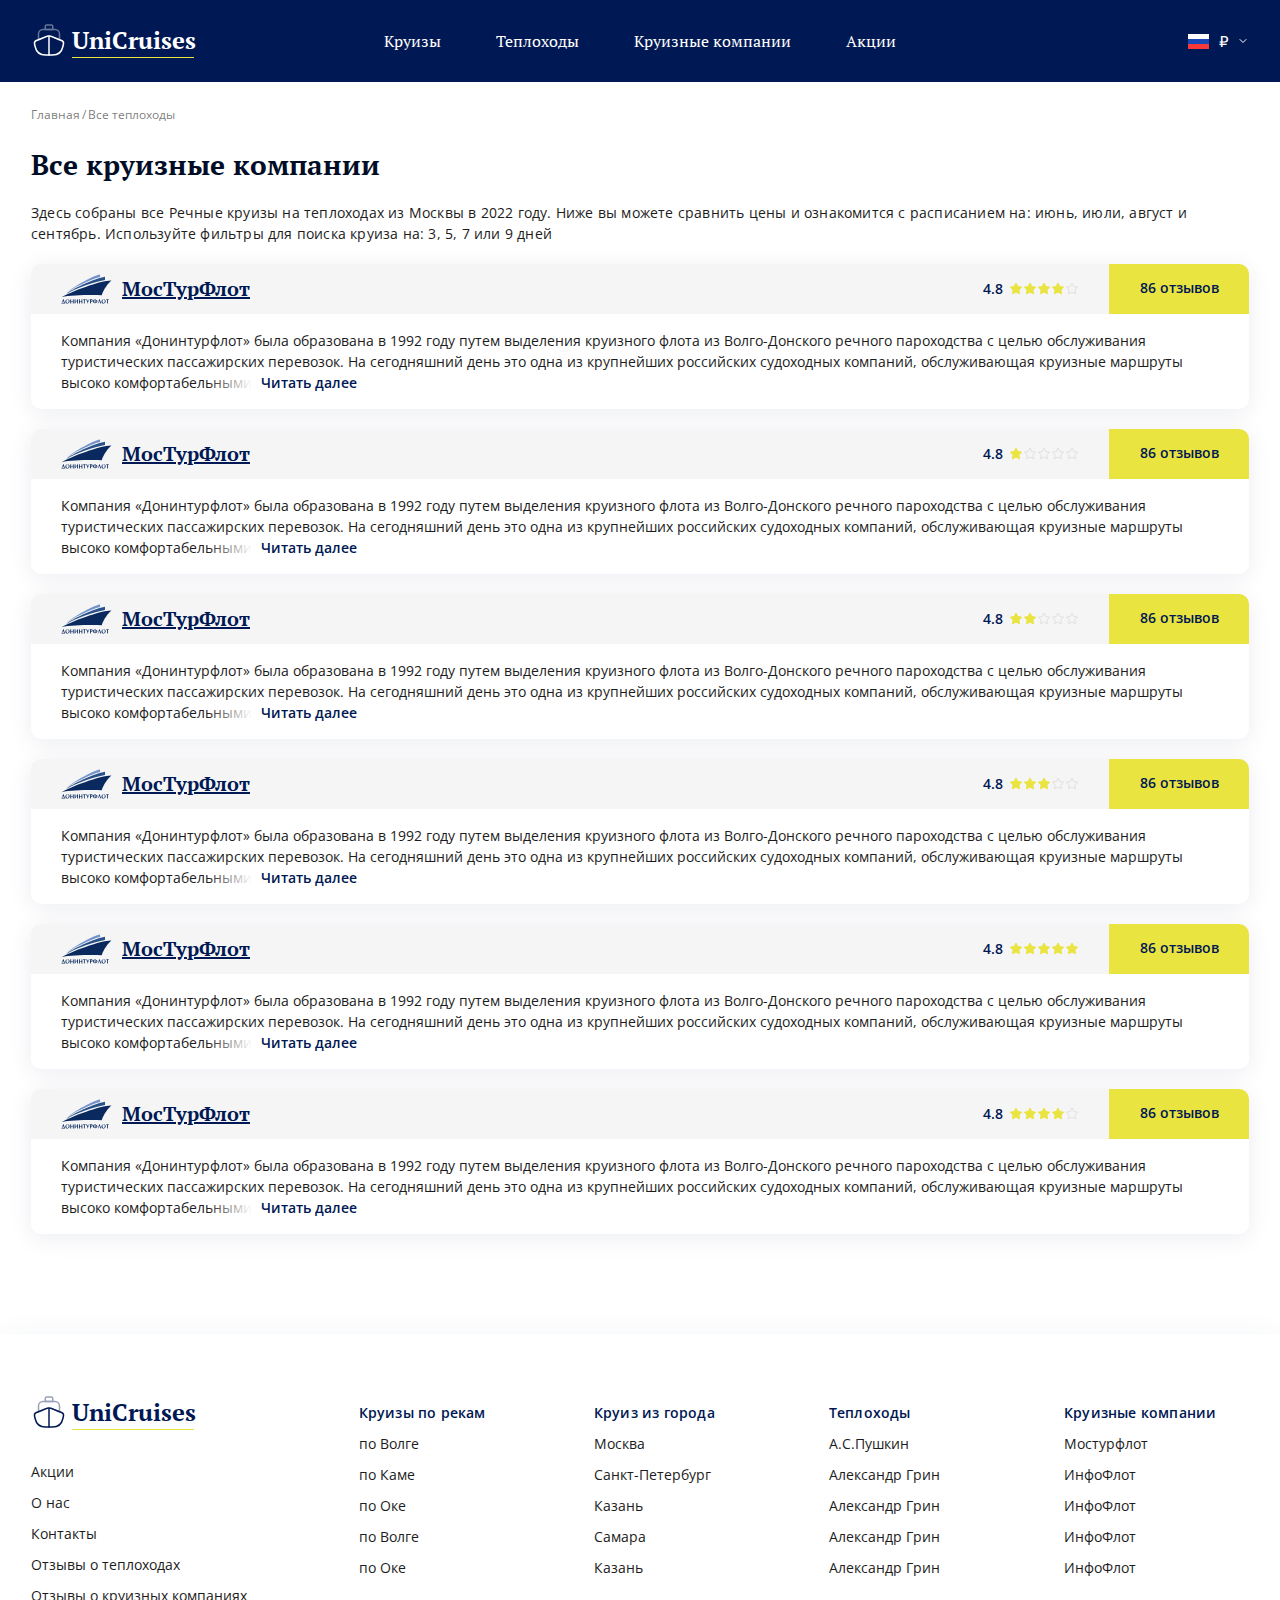
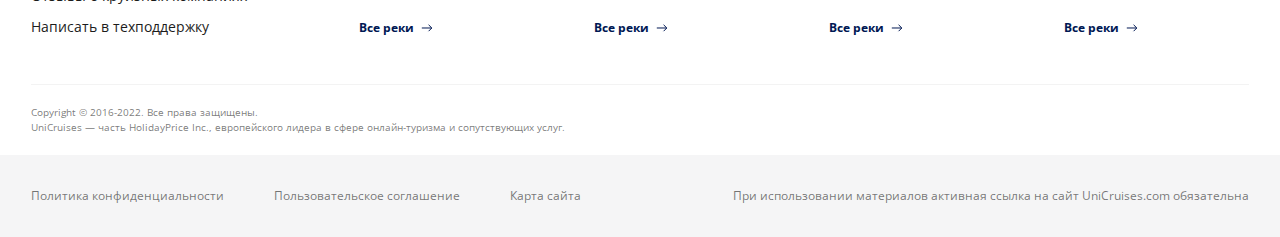
<file: companies.html>
<!DOCTYPE html>
<html lang="ru">

<head>
  <meta charset="UTF-8">
  <meta name="viewport" content="width=device-width">
  <link rel="preconnect" href="https://fonts.googleapis.com">
  <link rel="preconnect" href="https://fonts.gstatic.com" crossorigin>
  <link href="https://fonts.googleapis.com/css2?family=PT+Serif:wght@400;700&display=swap" rel="stylesheet">
  <link href="https://fonts.googleapis.com/css2?family=Open+Sans:wght@300;400;600;700&display=swap" rel="stylesheet">
  <link rel="stylesheet" href="https://unpkg.com/swiper@8/swiper-bundle.min.css" />
  <link rel="stylesheet" href="css/nice-select2.css">
  <link rel="stylesheet" href="css/style.css">
  <title>Cruises</title>
</head>

<body>
  <header class="header">
    <div class="container">
      <div class="header__inner">
        <div class="header__logo">
          <a href="#" class="logo">
            <div class="logo__img">
              <svg width="36" height="36" viewBox="0 0 36 36" fill="none" xmlns="http://www.w3.org/2000/svg">
                <path
                  d="M30.63 18.5545C31.935 19.0795 32.745 20.6245 32.445 21.9895L31.83 24.7795C30.765 29.5795 27 32.9995 21.57 32.9995H14.43C8.99997 32.9995 5.23498 29.5795 4.16998 24.7795L3.55498 21.9895C3.25498 20.6245 4.06496 19.0795 5.36996 18.5545L7.49998 17.6995L15.765 14.3845C17.205 13.8145 18.795 13.8145 20.235 14.3845L28.5 17.6995L30.63 18.5545Z"
                  stroke="white" stroke-width="1.5" stroke-linecap="round" stroke-linejoin="round" />
                <path d="M18 33V15" stroke="white" stroke-width="1.5" stroke-linecap="round" stroke-linejoin="round" />
                <g opacity="0.4">
                  <path
                    d="M28.5 12V17.7L20.235 14.385C18.795 13.815 17.205 13.815 15.765 14.385L7.5 17.7V12C7.5 9.525 9.525 7.5 12 7.5H24C26.475 7.5 28.5 9.525 28.5 12Z"
                    stroke="white" stroke-width="1.5" stroke-linecap="round" stroke-linejoin="round" />
                  <path d="M21.75 7.5H14.25V4.5C14.25 3.675 14.925 3 15.75 3H20.25C21.075 3 21.75 3.675 21.75 4.5V7.5Z"
                    stroke="white" stroke-width="1.5" stroke-linecap="round" stroke-linejoin="round" />
                </g>
              </svg>
            </div>
            <span class="logo__text">
              UniCruises
            </span>
          </a>
        </div>
        <nav class="header__nav">
          <div class="header__link header__slink">
            <a class="header__slink-link" href="#">Круизы</a>
            <div class="header__submenu">
              <div class="container">
                <div class="header__submenu-inner">
                  <div class="header__submenu-col">
                    <h2 class="header__submenu-header">Города отправления</h2>
                    <nav class="header__submenu-nav">
                      <a href="#">Москва</a>
                      <a href="#">Санкт-Петербург</a>
                      <a href="#">Казань</a>
                      <a href="#">Самара</a>
                      <a href="#">Самара</a>
                      <a href="#">Самара</a>
                      <a href="#">Самара</a>
                    </nav>
                    <a href="#" class="btn btn--grey btn--bold">
                      <span>Все города</span>
                      <svg width="12" height="12" viewBox="0 0 12 12" fill="none" xmlns="http://www.w3.org/2000/svg">
                        <path d="M10.8 5.9998L7.59999 2.7998M10.8 5.9998L7.59999 9.1998M10.8 5.9998H0.799988"
                          stroke="#001853" />
                      </svg>
                    </a>
                  </div>
                  <div class="header__submenu-col">
                    <h2 class="header__submenu-header">Реки</h2>
                    <nav class="header__submenu-nav">
                      <a href="#">по Волге</a>
                      <a href="#">по Оке</a>
                      <a href="#">по Каме</a>
                      <a href="#">Самара</a>
                      <a href="#">Самара</a>
                      <a href="#">Самара</a>
                      <a href="#">Самара</a>
                    </nav>
                    <a href="#" class="btn btn--grey btn--bold">
                      <span>Все реки</span>
                      <svg width="12" height="12" viewBox="0 0 12 12" fill="none" xmlns="http://www.w3.org/2000/svg">
                        <path d="M10.8 5.9998L7.59999 2.7998M10.8 5.9998L7.59999 9.1998M10.8 5.9998H0.799988"
                          stroke="#001853" />
                      </svg>
                    </a>
                  </div>
                </div>
              </div>
            </div>
          </div>
          <div class="header__menu" id="menu">
            <a href="#" class="header__link">Теплоходы</a>
            <a href="#" class="header__link">Круизные компании</a>
            <a href="#" class="header__link">Акции</a>
            <div class="header__mlang">
              <div class="lang lang--dark">
                <div class="lang__inner">
                  <div class="lang__icon"><img src="img/icons/flag-ru.svg" alt=""></div>
                  <div class="lang__hint">₽</div>
                </div>
                <div class="lang__toggle">
                  <div class="lang__item">
                    <div class="lang__icon"><img src="img/icons/flag-ru.svg" alt=""></div>
                    <div class="lang__hint">₽</div>
                  </div>
                  <div class="lang__item">
                    <div class="lang__icon"><img src="img/icons/flag-gb.svg" alt=""></div>
                    <div class="lang__hint"><img src="img/icons/valute-dollar.svg" alt=""></div>
                  </div>
                </div>
              </div>
            </div>
          </div>
        </nav>
        <div class="header__lang">
          <div class="lang">
            <div class="lang__inner">
              <div class="lang__icon"><img src="img/icons/flag-ru.svg" alt=""></div>
              <div class="lang__hint">₽</div>
            </div>
            <div class="lang__toggle">
              <div class="lang__item">
                <div class="lang__icon"><img src="img/icons/flag-ru.svg" alt=""></div>
                <div class="lang__hint">₽</div>
              </div>
              <div class="lang__item">
                <div class="lang__icon"><img src="img/icons/flag-gb.svg" alt=""></div>
                <div class="lang__hint"><img src="img/icons/valute-dollar.svg" alt=""></div>
              </div>
            </div>
          </div>
        </div>
        <div class="header__burger">
          <div class="burger" id="menuOpen">
            <span></span>
          </div>
        </div>
      </div>
    </div>
  </header>
  <main class="main">
    <section class="companies section">
      <div class="container">
        <div class="breadcrumbs">
          <a href="#" class="breadcrumbs__link">Главная</a>
          <span>/</span>
          <span class="breadcrumbs__link">Все теплоходы</span>
        </div>
        <h1 class="section__title">Все круизные компании</h1>
        <p class="section__hint">Здесь собраны все Речные круизы на теплоходах из Москвы в 2022 году. Ниже вы можете
          сравнить цены и ознакомится с расписанием на: июнь, июли, август и сентябрь. Используйте фильтры для поиска
          круиза на: 3, 5, 7 или 9 дней</p>
        <div class="companies__list">
          <div class="companies__item">
            <div class="companies__item-header">
              <div class="companies__item-info">
                <a href="#" class="companies__item-logo">
                  <img src="img/logos/donintour.svg" alt="">
                  <span>МосТурФлот</span>
                </a>
                <div class="stars stars--mobonlyone" data-rate="4">
                  <div class="stars__rate">
                    4.8
                  </div>
                  <div class="stars__view">
                    <div class="stars__item">
                      <svg width="14" height="14" viewBox="0 0 14 14" fill="none" xmlns="http://www.w3.org/2000/svg">
                        <path
                          d="M7 1.07149L8.69731 4.2885L8.81204 4.50594L9.05429 4.54786L12.6383 5.16799L10.1033 7.77634L9.93194 7.95265L9.96694 8.19599L10.4847 11.7963L7.22062 10.1913L7 10.0828L6.77938 10.1913L3.51531 11.7963L4.03306 8.19599L4.06806 7.95265L3.89671 7.77634L1.36165 5.16799L4.94571 4.54786L5.18796 4.50594L5.30269 4.2885L7 1.07149Z"
                          stroke="#E0E0E0" />
                      </svg>
                    </div>
                    <div class="stars__item">
                      <svg width="14" height="14" viewBox="0 0 14 14" fill="none" xmlns="http://www.w3.org/2000/svg">
                        <path
                          d="M7 1.07149L8.69731 4.2885L8.81204 4.50594L9.05429 4.54786L12.6383 5.16799L10.1033 7.77634L9.93194 7.95265L9.96694 8.19599L10.4847 11.7963L7.22062 10.1913L7 10.0828L6.77938 10.1913L3.51531 11.7963L4.03306 8.19599L4.06806 7.95265L3.89671 7.77634L1.36165 5.16799L4.94571 4.54786L5.18796 4.50594L5.30269 4.2885L7 1.07149Z"
                          stroke="#E0E0E0" />
                      </svg>
                    </div>
                    <div class="stars__item">
                      <svg width="14" height="14" viewBox="0 0 14 14" fill="none" xmlns="http://www.w3.org/2000/svg">
                        <path
                          d="M7 1.07149L8.69731 4.2885L8.81204 4.50594L9.05429 4.54786L12.6383 5.16799L10.1033 7.77634L9.93194 7.95265L9.96694 8.19599L10.4847 11.7963L7.22062 10.1913L7 10.0828L6.77938 10.1913L3.51531 11.7963L4.03306 8.19599L4.06806 7.95265L3.89671 7.77634L1.36165 5.16799L4.94571 4.54786L5.18796 4.50594L5.30269 4.2885L7 1.07149Z"
                          stroke="#E0E0E0" />
                      </svg>
                    </div>
                    <div class="stars__item">
                      <svg width="14" height="14" viewBox="0 0 14 14" fill="none" xmlns="http://www.w3.org/2000/svg">
                        <path
                          d="M7 1.07149L8.69731 4.2885L8.81204 4.50594L9.05429 4.54786L12.6383 5.16799L10.1033 7.77634L9.93194 7.95265L9.96694 8.19599L10.4847 11.7963L7.22062 10.1913L7 10.0828L6.77938 10.1913L3.51531 11.7963L4.03306 8.19599L4.06806 7.95265L3.89671 7.77634L1.36165 5.16799L4.94571 4.54786L5.18796 4.50594L5.30269 4.2885L7 1.07149Z"
                          stroke="#E0E0E0" />
                      </svg>
                    </div>
                    <div class="stars__item">
                      <svg width="14" height="14" viewBox="0 0 14 14" fill="none" xmlns="http://www.w3.org/2000/svg">
                        <path
                          d="M7 1.07149L8.69731 4.2885L8.81204 4.50594L9.05429 4.54786L12.6383 5.16799L10.1033 7.77634L9.93194 7.95265L9.96694 8.19599L10.4847 11.7963L7.22062 10.1913L7 10.0828L6.77938 10.1913L3.51531 11.7963L4.03306 8.19599L4.06806 7.95265L3.89671 7.77634L1.36165 5.16799L4.94571 4.54786L5.18796 4.50594L5.30269 4.2885L7 1.07149Z"
                          stroke="#E0E0E0" />
                      </svg>
                    </div>
                  </div>
                </div>
              </div>
              <div class="companies__item-btn">
                <a href="#" class="btn btn--yellow btn--bold">86 отзывов </a>
              </div>
            </div>
            <div class="companies__item-footer">
              <p><span class="text-hidden">Компания «Донинтурфлот» была образована в 1992 году путем выделения круизного
                флота из Волго-Донского речного пароходства с целью обслуживания туристических пассажирских перевозок.
                На сегодняшний день это одна из крупнейших российских судоходных компаний, обслуживающая круизные
                маршруты высоко комфортабельными <span class="text-hidden-bg"></span><span class="text-hidden-inner"> четырехпалубными теплоходами класса
                  Премиум.
                </span></span> <a href="#" class="read__more">Читать далее</a></p>
            </div>
          </div>
          <div class="companies__item">
            <div class="companies__item-header">
              <div class="companies__item-info">
                <a href="#" class="companies__item-logo">
                  <img src="img/logos/donintour.svg" alt="">
                  <span>МосТурФлот</span>
                </a>
                <div class="stars stars--mobonlyone" data-rate="1">
                  <div class="stars__rate">
                    4.8
                  </div>
                  <div class="stars__view">
                    <div class="stars__item">
                      <svg width="14" height="14" viewBox="0 0 14 14" fill="none" xmlns="http://www.w3.org/2000/svg">
                        <path
                          d="M7 1.07149L8.69731 4.2885L8.81204 4.50594L9.05429 4.54786L12.6383 5.16799L10.1033 7.77634L9.93194 7.95265L9.96694 8.19599L10.4847 11.7963L7.22062 10.1913L7 10.0828L6.77938 10.1913L3.51531 11.7963L4.03306 8.19599L4.06806 7.95265L3.89671 7.77634L1.36165 5.16799L4.94571 4.54786L5.18796 4.50594L5.30269 4.2885L7 1.07149Z"
                          stroke="#E0E0E0" />
                      </svg>
                    </div>
                    <div class="stars__item">
                      <svg width="14" height="14" viewBox="0 0 14 14" fill="none" xmlns="http://www.w3.org/2000/svg">
                        <path
                          d="M7 1.07149L8.69731 4.2885L8.81204 4.50594L9.05429 4.54786L12.6383 5.16799L10.1033 7.77634L9.93194 7.95265L9.96694 8.19599L10.4847 11.7963L7.22062 10.1913L7 10.0828L6.77938 10.1913L3.51531 11.7963L4.03306 8.19599L4.06806 7.95265L3.89671 7.77634L1.36165 5.16799L4.94571 4.54786L5.18796 4.50594L5.30269 4.2885L7 1.07149Z"
                          stroke="#E0E0E0" />
                      </svg>
                    </div>
                    <div class="stars__item">
                      <svg width="14" height="14" viewBox="0 0 14 14" fill="none" xmlns="http://www.w3.org/2000/svg">
                        <path
                          d="M7 1.07149L8.69731 4.2885L8.81204 4.50594L9.05429 4.54786L12.6383 5.16799L10.1033 7.77634L9.93194 7.95265L9.96694 8.19599L10.4847 11.7963L7.22062 10.1913L7 10.0828L6.77938 10.1913L3.51531 11.7963L4.03306 8.19599L4.06806 7.95265L3.89671 7.77634L1.36165 5.16799L4.94571 4.54786L5.18796 4.50594L5.30269 4.2885L7 1.07149Z"
                          stroke="#E0E0E0" />
                      </svg>
                    </div>
                    <div class="stars__item">
                      <svg width="14" height="14" viewBox="0 0 14 14" fill="none" xmlns="http://www.w3.org/2000/svg">
                        <path
                          d="M7 1.07149L8.69731 4.2885L8.81204 4.50594L9.05429 4.54786L12.6383 5.16799L10.1033 7.77634L9.93194 7.95265L9.96694 8.19599L10.4847 11.7963L7.22062 10.1913L7 10.0828L6.77938 10.1913L3.51531 11.7963L4.03306 8.19599L4.06806 7.95265L3.89671 7.77634L1.36165 5.16799L4.94571 4.54786L5.18796 4.50594L5.30269 4.2885L7 1.07149Z"
                          stroke="#E0E0E0" />
                      </svg>
                    </div>
                    <div class="stars__item">
                      <svg width="14" height="14" viewBox="0 0 14 14" fill="none" xmlns="http://www.w3.org/2000/svg">
                        <path
                          d="M7 1.07149L8.69731 4.2885L8.81204 4.50594L9.05429 4.54786L12.6383 5.16799L10.1033 7.77634L9.93194 7.95265L9.96694 8.19599L10.4847 11.7963L7.22062 10.1913L7 10.0828L6.77938 10.1913L3.51531 11.7963L4.03306 8.19599L4.06806 7.95265L3.89671 7.77634L1.36165 5.16799L4.94571 4.54786L5.18796 4.50594L5.30269 4.2885L7 1.07149Z"
                          stroke="#E0E0E0" />
                      </svg>
                    </div>
                  </div>
                </div>
              </div>
              <div class="companies__item-btn">
                <a href="#" class="btn btn--yellow btn--bold">86 отзывов </a>
              </div>
            </div>
            <div class="companies__item-footer">
              <p><span class="text-hidden">Компания «Донинтурфлот» была образована в 1992 году путем выделения круизного
                  флота из Волго-Донского речного пароходства с целью обслуживания туристических пассажирских перевозок.
                  На сегодняшний день это одна из крупнейших российских судоходных компаний, обслуживающая круизные
                  маршруты высоко комфортабельными <span class="text-hidden-bg"></span><span class="text-hidden-inner"> четырехпалубными теплоходами класса
                    Премиум.
                  </span></span> <a href="#" class="read__more">Читать далее</a></p>
            </div>
          </div>
          <div class="companies__item">
            <div class="companies__item-header">
              <div class="companies__item-info">
                <a href="#" class="companies__item-logo">
                  <img src="img/logos/donintour.svg" alt="">
                  <span>МосТурФлот</span>
                </a>
                <div class="stars stars--mobonlyone" data-rate="2">
                  <div class="stars__rate">
                    4.8
                  </div>
                  <div class="stars__view">
                    <div class="stars__item">
                      <svg width="14" height="14" viewBox="0 0 14 14" fill="none" xmlns="http://www.w3.org/2000/svg">
                        <path
                          d="M7 1.07149L8.69731 4.2885L8.81204 4.50594L9.05429 4.54786L12.6383 5.16799L10.1033 7.77634L9.93194 7.95265L9.96694 8.19599L10.4847 11.7963L7.22062 10.1913L7 10.0828L6.77938 10.1913L3.51531 11.7963L4.03306 8.19599L4.06806 7.95265L3.89671 7.77634L1.36165 5.16799L4.94571 4.54786L5.18796 4.50594L5.30269 4.2885L7 1.07149Z"
                          stroke="#E0E0E0" />
                      </svg>
                    </div>
                    <div class="stars__item">
                      <svg width="14" height="14" viewBox="0 0 14 14" fill="none" xmlns="http://www.w3.org/2000/svg">
                        <path
                          d="M7 1.07149L8.69731 4.2885L8.81204 4.50594L9.05429 4.54786L12.6383 5.16799L10.1033 7.77634L9.93194 7.95265L9.96694 8.19599L10.4847 11.7963L7.22062 10.1913L7 10.0828L6.77938 10.1913L3.51531 11.7963L4.03306 8.19599L4.06806 7.95265L3.89671 7.77634L1.36165 5.16799L4.94571 4.54786L5.18796 4.50594L5.30269 4.2885L7 1.07149Z"
                          stroke="#E0E0E0" />
                      </svg>
                    </div>
                    <div class="stars__item">
                      <svg width="14" height="14" viewBox="0 0 14 14" fill="none" xmlns="http://www.w3.org/2000/svg">
                        <path
                          d="M7 1.07149L8.69731 4.2885L8.81204 4.50594L9.05429 4.54786L12.6383 5.16799L10.1033 7.77634L9.93194 7.95265L9.96694 8.19599L10.4847 11.7963L7.22062 10.1913L7 10.0828L6.77938 10.1913L3.51531 11.7963L4.03306 8.19599L4.06806 7.95265L3.89671 7.77634L1.36165 5.16799L4.94571 4.54786L5.18796 4.50594L5.30269 4.2885L7 1.07149Z"
                          stroke="#E0E0E0" />
                      </svg>
                    </div>
                    <div class="stars__item">
                      <svg width="14" height="14" viewBox="0 0 14 14" fill="none" xmlns="http://www.w3.org/2000/svg">
                        <path
                          d="M7 1.07149L8.69731 4.2885L8.81204 4.50594L9.05429 4.54786L12.6383 5.16799L10.1033 7.77634L9.93194 7.95265L9.96694 8.19599L10.4847 11.7963L7.22062 10.1913L7 10.0828L6.77938 10.1913L3.51531 11.7963L4.03306 8.19599L4.06806 7.95265L3.89671 7.77634L1.36165 5.16799L4.94571 4.54786L5.18796 4.50594L5.30269 4.2885L7 1.07149Z"
                          stroke="#E0E0E0" />
                      </svg>
                    </div>
                    <div class="stars__item">
                      <svg width="14" height="14" viewBox="0 0 14 14" fill="none" xmlns="http://www.w3.org/2000/svg">
                        <path
                          d="M7 1.07149L8.69731 4.2885L8.81204 4.50594L9.05429 4.54786L12.6383 5.16799L10.1033 7.77634L9.93194 7.95265L9.96694 8.19599L10.4847 11.7963L7.22062 10.1913L7 10.0828L6.77938 10.1913L3.51531 11.7963L4.03306 8.19599L4.06806 7.95265L3.89671 7.77634L1.36165 5.16799L4.94571 4.54786L5.18796 4.50594L5.30269 4.2885L7 1.07149Z"
                          stroke="#E0E0E0" />
                      </svg>
                    </div>
                  </div>
                </div>
              </div>
              <div class="companies__item-btn">
                <a href="#" class="btn btn--yellow btn--bold">86 отзывов </a>
              </div>
            </div>
            <div class="companies__item-footer">
              <p><span class="text-hidden">Компания «Донинтурфлот» была образована в 1992 году путем выделения круизного
                флота из Волго-Донского речного пароходства с целью обслуживания туристических пассажирских перевозок.
                На сегодняшний день это одна из крупнейших российских судоходных компаний, обслуживающая круизные
                маршруты высоко комфортабельными <span class="text-hidden-bg"></span><span class="text-hidden-inner"> четырехпалубными теплоходами класса
                  Премиум.
                </span></span> <a href="#" class="read__more">Читать далее</a></p>
            </div>
          </div>
          <div class="companies__item">
            <div class="companies__item-header">
              <div class="companies__item-info">
                <a href="#" class="companies__item-logo">
                  <img src="img/logos/donintour.svg" alt="">
                  <span>МосТурФлот</span>
                </a>
                <div class="stars stars--mobonlyone" data-rate="3">
                  <div class="stars__rate">
                    4.8
                  </div>
                  <div class="stars__view">
                    <div class="stars__item">
                      <svg width="14" height="14" viewBox="0 0 14 14" fill="none" xmlns="http://www.w3.org/2000/svg">
                        <path
                          d="M7 1.07149L8.69731 4.2885L8.81204 4.50594L9.05429 4.54786L12.6383 5.16799L10.1033 7.77634L9.93194 7.95265L9.96694 8.19599L10.4847 11.7963L7.22062 10.1913L7 10.0828L6.77938 10.1913L3.51531 11.7963L4.03306 8.19599L4.06806 7.95265L3.89671 7.77634L1.36165 5.16799L4.94571 4.54786L5.18796 4.50594L5.30269 4.2885L7 1.07149Z"
                          stroke="#E0E0E0" />
                      </svg>
                    </div>
                    <div class="stars__item">
                      <svg width="14" height="14" viewBox="0 0 14 14" fill="none" xmlns="http://www.w3.org/2000/svg">
                        <path
                          d="M7 1.07149L8.69731 4.2885L8.81204 4.50594L9.05429 4.54786L12.6383 5.16799L10.1033 7.77634L9.93194 7.95265L9.96694 8.19599L10.4847 11.7963L7.22062 10.1913L7 10.0828L6.77938 10.1913L3.51531 11.7963L4.03306 8.19599L4.06806 7.95265L3.89671 7.77634L1.36165 5.16799L4.94571 4.54786L5.18796 4.50594L5.30269 4.2885L7 1.07149Z"
                          stroke="#E0E0E0" />
                      </svg>
                    </div>
                    <div class="stars__item">
                      <svg width="14" height="14" viewBox="0 0 14 14" fill="none" xmlns="http://www.w3.org/2000/svg">
                        <path
                          d="M7 1.07149L8.69731 4.2885L8.81204 4.50594L9.05429 4.54786L12.6383 5.16799L10.1033 7.77634L9.93194 7.95265L9.96694 8.19599L10.4847 11.7963L7.22062 10.1913L7 10.0828L6.77938 10.1913L3.51531 11.7963L4.03306 8.19599L4.06806 7.95265L3.89671 7.77634L1.36165 5.16799L4.94571 4.54786L5.18796 4.50594L5.30269 4.2885L7 1.07149Z"
                          stroke="#E0E0E0" />
                      </svg>
                    </div>
                    <div class="stars__item">
                      <svg width="14" height="14" viewBox="0 0 14 14" fill="none" xmlns="http://www.w3.org/2000/svg">
                        <path
                          d="M7 1.07149L8.69731 4.2885L8.81204 4.50594L9.05429 4.54786L12.6383 5.16799L10.1033 7.77634L9.93194 7.95265L9.96694 8.19599L10.4847 11.7963L7.22062 10.1913L7 10.0828L6.77938 10.1913L3.51531 11.7963L4.03306 8.19599L4.06806 7.95265L3.89671 7.77634L1.36165 5.16799L4.94571 4.54786L5.18796 4.50594L5.30269 4.2885L7 1.07149Z"
                          stroke="#E0E0E0" />
                      </svg>
                    </div>
                    <div class="stars__item">
                      <svg width="14" height="14" viewBox="0 0 14 14" fill="none" xmlns="http://www.w3.org/2000/svg">
                        <path
                          d="M7 1.07149L8.69731 4.2885L8.81204 4.50594L9.05429 4.54786L12.6383 5.16799L10.1033 7.77634L9.93194 7.95265L9.96694 8.19599L10.4847 11.7963L7.22062 10.1913L7 10.0828L6.77938 10.1913L3.51531 11.7963L4.03306 8.19599L4.06806 7.95265L3.89671 7.77634L1.36165 5.16799L4.94571 4.54786L5.18796 4.50594L5.30269 4.2885L7 1.07149Z"
                          stroke="#E0E0E0" />
                      </svg>
                    </div>
                  </div>
                </div>
              </div>
              <div class="companies__item-btn">
                <a href="#" class="btn btn--yellow btn--bold">86 отзывов </a>
              </div>
            </div>
            <div class="companies__item-footer">
              <p><span class="text-hidden">Компания «Донинтурфлот» была образована в 1992 году путем выделения круизного
                флота из Волго-Донского речного пароходства с целью обслуживания туристических пассажирских перевозок.
                На сегодняшний день это одна из крупнейших российских судоходных компаний, обслуживающая круизные
                маршруты высоко комфортабельными <span class="text-hidden-bg"></span><span class="text-hidden-inner"> четырехпалубными теплоходами класса
                  Премиум.
                </span></span> <a href="#" class="read__more">Читать далее</a></p>
            </div>
          </div>
          <div class="companies__item">
            <div class="companies__item-header">
              <div class="companies__item-info">
                <a href="#" class="companies__item-logo">
                  <img src="img/logos/donintour.svg" alt="">
                  <span>МосТурФлот</span>
                </a>
                <div class="stars stars--mobonlyone" data-rate="5">
                  <div class="stars__rate">
                    4.8
                  </div>
                  <div class="stars__view">
                    <div class="stars__item">
                      <svg width="14" height="14" viewBox="0 0 14 14" fill="none" xmlns="http://www.w3.org/2000/svg">
                        <path
                          d="M7 1.07149L8.69731 4.2885L8.81204 4.50594L9.05429 4.54786L12.6383 5.16799L10.1033 7.77634L9.93194 7.95265L9.96694 8.19599L10.4847 11.7963L7.22062 10.1913L7 10.0828L6.77938 10.1913L3.51531 11.7963L4.03306 8.19599L4.06806 7.95265L3.89671 7.77634L1.36165 5.16799L4.94571 4.54786L5.18796 4.50594L5.30269 4.2885L7 1.07149Z"
                          stroke="#E0E0E0" />
                      </svg>
                    </div>
                    <div class="stars__item">
                      <svg width="14" height="14" viewBox="0 0 14 14" fill="none" xmlns="http://www.w3.org/2000/svg">
                        <path
                          d="M7 1.07149L8.69731 4.2885L8.81204 4.50594L9.05429 4.54786L12.6383 5.16799L10.1033 7.77634L9.93194 7.95265L9.96694 8.19599L10.4847 11.7963L7.22062 10.1913L7 10.0828L6.77938 10.1913L3.51531 11.7963L4.03306 8.19599L4.06806 7.95265L3.89671 7.77634L1.36165 5.16799L4.94571 4.54786L5.18796 4.50594L5.30269 4.2885L7 1.07149Z"
                          stroke="#E0E0E0" />
                      </svg>
                    </div>
                    <div class="stars__item">
                      <svg width="14" height="14" viewBox="0 0 14 14" fill="none" xmlns="http://www.w3.org/2000/svg">
                        <path
                          d="M7 1.07149L8.69731 4.2885L8.81204 4.50594L9.05429 4.54786L12.6383 5.16799L10.1033 7.77634L9.93194 7.95265L9.96694 8.19599L10.4847 11.7963L7.22062 10.1913L7 10.0828L6.77938 10.1913L3.51531 11.7963L4.03306 8.19599L4.06806 7.95265L3.89671 7.77634L1.36165 5.16799L4.94571 4.54786L5.18796 4.50594L5.30269 4.2885L7 1.07149Z"
                          stroke="#E0E0E0" />
                      </svg>
                    </div>
                    <div class="stars__item">
                      <svg width="14" height="14" viewBox="0 0 14 14" fill="none" xmlns="http://www.w3.org/2000/svg">
                        <path
                          d="M7 1.07149L8.69731 4.2885L8.81204 4.50594L9.05429 4.54786L12.6383 5.16799L10.1033 7.77634L9.93194 7.95265L9.96694 8.19599L10.4847 11.7963L7.22062 10.1913L7 10.0828L6.77938 10.1913L3.51531 11.7963L4.03306 8.19599L4.06806 7.95265L3.89671 7.77634L1.36165 5.16799L4.94571 4.54786L5.18796 4.50594L5.30269 4.2885L7 1.07149Z"
                          stroke="#E0E0E0" />
                      </svg>
                    </div>
                    <div class="stars__item">
                      <svg width="14" height="14" viewBox="0 0 14 14" fill="none" xmlns="http://www.w3.org/2000/svg">
                        <path
                          d="M7 1.07149L8.69731 4.2885L8.81204 4.50594L9.05429 4.54786L12.6383 5.16799L10.1033 7.77634L9.93194 7.95265L9.96694 8.19599L10.4847 11.7963L7.22062 10.1913L7 10.0828L6.77938 10.1913L3.51531 11.7963L4.03306 8.19599L4.06806 7.95265L3.89671 7.77634L1.36165 5.16799L4.94571 4.54786L5.18796 4.50594L5.30269 4.2885L7 1.07149Z"
                          stroke="#E0E0E0" />
                      </svg>
                    </div>
                  </div>
                </div>
              </div>
              <div class="companies__item-btn">
                <a href="#" class="btn btn--yellow btn--bold">86 отзывов </a>
              </div>
            </div>
            <div class="companies__item-footer">
              <p><span class="text-hidden">Компания «Донинтурфлот» была образована в 1992 году путем выделения круизного
                флота из Волго-Донского речного пароходства с целью обслуживания туристических пассажирских перевозок.
                На сегодняшний день это одна из крупнейших российских судоходных компаний, обслуживающая круизные
                маршруты высоко комфортабельными <span class="text-hidden-bg"></span><span class="text-hidden-inner"> четырехпалубными теплоходами класса
                  Премиум.
                </span></span> <a href="#" class="read__more">Читать далее</a></p>
            </div>
          </div>
          <div class="companies__item">
            <div class="companies__item-header">
              <div class="companies__item-info">
                <a href="#" class="companies__item-logo">
                  <img src="img/logos/donintour.svg" alt="">
                  <span>МосТурФлот</span>
                </a>
                <div class="stars stars--mobonlyone" data-rate="4">
                  <div class="stars__rate">
                    4.8
                  </div>
                  <div class="stars__view">
                    <div class="stars__item">
                      <svg width="14" height="14" viewBox="0 0 14 14" fill="none" xmlns="http://www.w3.org/2000/svg">
                        <path
                          d="M7 1.07149L8.69731 4.2885L8.81204 4.50594L9.05429 4.54786L12.6383 5.16799L10.1033 7.77634L9.93194 7.95265L9.96694 8.19599L10.4847 11.7963L7.22062 10.1913L7 10.0828L6.77938 10.1913L3.51531 11.7963L4.03306 8.19599L4.06806 7.95265L3.89671 7.77634L1.36165 5.16799L4.94571 4.54786L5.18796 4.50594L5.30269 4.2885L7 1.07149Z"
                          stroke="#E0E0E0" />
                      </svg>
                    </div>
                    <div class="stars__item">
                      <svg width="14" height="14" viewBox="0 0 14 14" fill="none" xmlns="http://www.w3.org/2000/svg">
                        <path
                          d="M7 1.07149L8.69731 4.2885L8.81204 4.50594L9.05429 4.54786L12.6383 5.16799L10.1033 7.77634L9.93194 7.95265L9.96694 8.19599L10.4847 11.7963L7.22062 10.1913L7 10.0828L6.77938 10.1913L3.51531 11.7963L4.03306 8.19599L4.06806 7.95265L3.89671 7.77634L1.36165 5.16799L4.94571 4.54786L5.18796 4.50594L5.30269 4.2885L7 1.07149Z"
                          stroke="#E0E0E0" />
                      </svg>
                    </div>
                    <div class="stars__item">
                      <svg width="14" height="14" viewBox="0 0 14 14" fill="none" xmlns="http://www.w3.org/2000/svg">
                        <path
                          d="M7 1.07149L8.69731 4.2885L8.81204 4.50594L9.05429 4.54786L12.6383 5.16799L10.1033 7.77634L9.93194 7.95265L9.96694 8.19599L10.4847 11.7963L7.22062 10.1913L7 10.0828L6.77938 10.1913L3.51531 11.7963L4.03306 8.19599L4.06806 7.95265L3.89671 7.77634L1.36165 5.16799L4.94571 4.54786L5.18796 4.50594L5.30269 4.2885L7 1.07149Z"
                          stroke="#E0E0E0" />
                      </svg>
                    </div>
                    <div class="stars__item">
                      <svg width="14" height="14" viewBox="0 0 14 14" fill="none" xmlns="http://www.w3.org/2000/svg">
                        <path
                          d="M7 1.07149L8.69731 4.2885L8.81204 4.50594L9.05429 4.54786L12.6383 5.16799L10.1033 7.77634L9.93194 7.95265L9.96694 8.19599L10.4847 11.7963L7.22062 10.1913L7 10.0828L6.77938 10.1913L3.51531 11.7963L4.03306 8.19599L4.06806 7.95265L3.89671 7.77634L1.36165 5.16799L4.94571 4.54786L5.18796 4.50594L5.30269 4.2885L7 1.07149Z"
                          stroke="#E0E0E0" />
                      </svg>
                    </div>
                    <div class="stars__item">
                      <svg width="14" height="14" viewBox="0 0 14 14" fill="none" xmlns="http://www.w3.org/2000/svg">
                        <path
                          d="M7 1.07149L8.69731 4.2885L8.81204 4.50594L9.05429 4.54786L12.6383 5.16799L10.1033 7.77634L9.93194 7.95265L9.96694 8.19599L10.4847 11.7963L7.22062 10.1913L7 10.0828L6.77938 10.1913L3.51531 11.7963L4.03306 8.19599L4.06806 7.95265L3.89671 7.77634L1.36165 5.16799L4.94571 4.54786L5.18796 4.50594L5.30269 4.2885L7 1.07149Z"
                          stroke="#E0E0E0" />
                      </svg>
                    </div>
                  </div>
                </div>
              </div>
              <div class="companies__item-btn">
                <a href="#" class="btn btn--yellow btn--bold">86 отзывов </a>
              </div>
            </div>
            <div class="companies__item-footer">
              <p><span class="text-hidden">Компания «Донинтурфлот» была образована в 1992 году путем выделения круизного
                флота из Волго-Донского речного пароходства с целью обслуживания туристических пассажирских перевозок.
                На сегодняшний день это одна из крупнейших российских судоходных компаний, обслуживающая круизные
                маршруты высоко комфортабельными <span class="text-hidden-bg"></span><span class="text-hidden-inner"> четырехпалубными теплоходами класса
                  Премиум.
                </span></span> <a href="#" class="read__more">Читать далее</a></p>
            </div>
          </div>
        </div>
      </div>
    </section>
  </main>
  <footer class="footer">
    <div class="container">
      <div class="footer__inner">
        <div class="footer__item">
          <a href="#" class="logo logo--dark">
            <div class="logo__img">
              <svg width="36" height="36" viewBox="0 0 36 36" fill="none" xmlns="http://www.w3.org/2000/svg">
                <path
                  d="M30.63 18.5545C31.935 19.0795 32.745 20.6245 32.445 21.9895L31.83 24.7795C30.765 29.5795 27 32.9995 21.57 32.9995H14.43C8.99997 32.9995 5.23498 29.5795 4.16998 24.7795L3.55498 21.9895C3.25498 20.6245 4.06496 19.0795 5.36996 18.5545L7.49998 17.6995L15.765 14.3845C17.205 13.8145 18.795 13.8145 20.235 14.3845L28.5 17.6995L30.63 18.5545Z"
                  stroke="white" stroke-width="1.5" stroke-linecap="round" stroke-linejoin="round" />
                <path d="M18 33V15" stroke="white" stroke-width="1.5" stroke-linecap="round" stroke-linejoin="round" />
                <g opacity="0.4">
                  <path
                    d="M28.5 12V17.7L20.235 14.385C18.795 13.815 17.205 13.815 15.765 14.385L7.5 17.7V12C7.5 9.525 9.525 7.5 12 7.5H24C26.475 7.5 28.5 9.525 28.5 12Z"
                    stroke="white" stroke-width="1.5" stroke-linecap="round" stroke-linejoin="round" />
                  <path d="M21.75 7.5H14.25V4.5C14.25 3.675 14.925 3 15.75 3H20.25C21.075 3 21.75 3.675 21.75 4.5V7.5Z"
                    stroke="white" stroke-width="1.5" stroke-linecap="round" stroke-linejoin="round" />
                </g>
              </svg>
            </div>
            <span class="logo__text">
              UniCruises
            </span>
          </a>
          <nav class="footer__menu">
            <a href="#">Акции</a>
            <a href="#">О нас</a>
            <a href="#">Контакты</a>
            <a href="#">Отзывы о теплоходах</a>
            <a href="#">Отзывы о круизных компаниях</a>
            <a href="#">Написать в техподдержку</a>
          </nav>
        </div>
        <div class="footer__item">
          <span class="footer__header footer__ToggleMenu">Круизы по рекам</span>
          <nav class="footer__menu footer__ToggledMenu">
            <a href="#">по Волге</a>
            <a href="#">по Каме</a>
            <a href="#">по Оке</a>
            <a href="#">по Волге</a>
            <a href="#">по Оке</a>
            <a href="#" class="footer__more">
              <span>Все реки</span>
              <svg width="12" height="12" viewBox="0 0 12 12" fill="none" xmlns="http://www.w3.org/2000/svg">
                <path d="M10.8 5.9998L7.59999 2.7998M10.8 5.9998L7.59999 9.1998M10.8 5.9998H0.799988"
                  stroke="#001853" />
              </svg>
            </a>
          </nav>
        </div>
        <div class="footer__item">
          <span class="footer__header footer__ToggleMenu">Круиз из города</span>
          <nav class="footer__menu footer__ToggledMenu">
            <a href="#">Москва</a>
            <a href="#">Санкт-Петербург</a>
            <a href="#">Казань</a>
            <a href="#">Самара</a>
            <a href="#">Казань</a>
            <a href="#" class="footer__more">
              <span>Все реки</span>
              <svg width="12" height="12" viewBox="0 0 12 12" fill="none" xmlns="http://www.w3.org/2000/svg">
                <path d="M10.8 5.9998L7.59999 2.7998M10.8 5.9998L7.59999 9.1998M10.8 5.9998H0.799988"
                  stroke="#001853" />
              </svg>
            </a>
          </nav>
        </div>
        <div class="footer__item">
          <span class="footer__header footer__ToggleMenu">Теплоходы</span>
          <nav class="footer__menu footer__ToggledMenu">
            <a href="#">А.С.Пушкин</a>
            <a href="#">Александр Грин</a>
            <a href="#">Александр Грин</a>
            <a href="#">Александр Грин</a>
            <a href="#">Александр Грин</a>
            <a href="#" class="footer__more">
              <span>Все реки</span>
              <svg width="12" height="12" viewBox="0 0 12 12" fill="none" xmlns="http://www.w3.org/2000/svg">
                <path d="M10.8 5.9998L7.59999 2.7998M10.8 5.9998L7.59999 9.1998M10.8 5.9998H0.799988"
                  stroke="#001853" />
              </svg>
            </a>
          </nav>
        </div>
        <div class="footer__item">
          <span class="footer__header footer__ToggleMenu">Круизные компании</span>
          <nav class="footer__menu footer__ToggledMenu">
            <a href="#">Мостурфлот</a>
            <a href="#">ИнфоФлот</a>
            <a href="#">ИнфоФлот</a>
            <a href="#">ИнфоФлот</a>
            <a href="#">ИнфоФлот</a>
            <a href="#" class="footer__more">
              <span>Все реки</span>
              <svg width="12" height="12" viewBox="0 0 12 12" fill="none" xmlns="http://www.w3.org/2000/svg">
                <path d="M10.8 5.9998L7.59999 2.7998M10.8 5.9998L7.59999 9.1998M10.8 5.9998H0.799988"
                  stroke="#001853" />
              </svg>
            </a>
          </nav>
        </div>
      </div>
      <div class="footer__copy">
        <p>Copyright © 2016-2022. Все права защищены.</p>
        <p>UniCruises — часть HolidayPrice Inc., европейского лидера в сфере онлайн-туризма и сопутствующих услуг.</p>
      </div>
    </div>
    <div class="footer__bottom">
      <div class="container">
        <div class="footer__info">
          <nav class="footer__info-nav">
            <a href="#">Политика конфиденциальности</a>
            <a href="#">Пользовательское соглашение</a>
            <a href="#">Карта сайта</a>
          </nav>
          <div class="footer__info-text">
            <span>При использовании материалов активная ссылка на сайт UniCruises.com обязательна</span>
          </div>
        </div>
      </div>
    </div>
  </footer>

  <script src="https://cdn.jsdelivr.net/npm/@fancyapps/ui@4.0/dist/fancybox.umd.js"></script>
  <script src="https://unpkg.com/swiper@8/swiper-bundle.min.js"></script>
  <script src="js/nice-select2.js"></script>
  <script src="js/main.js"></script>

</body>

</html>
</file>
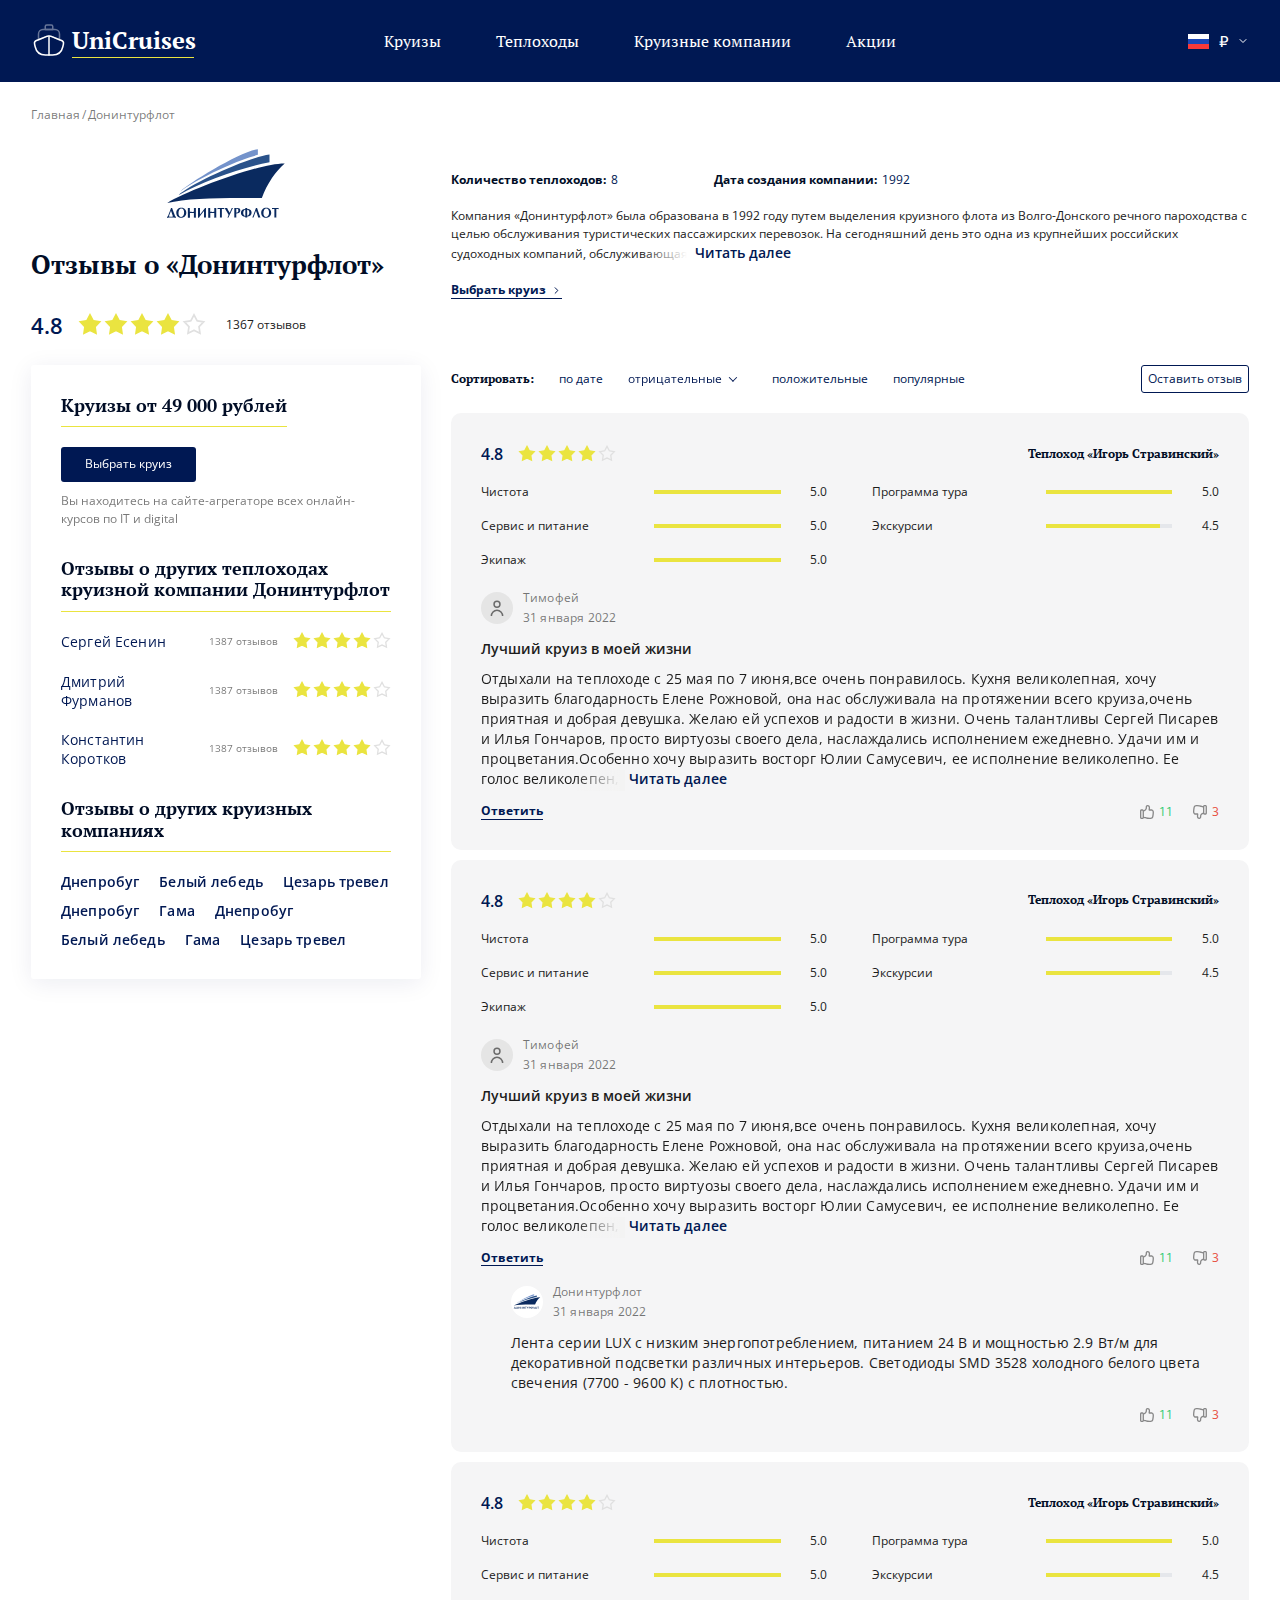
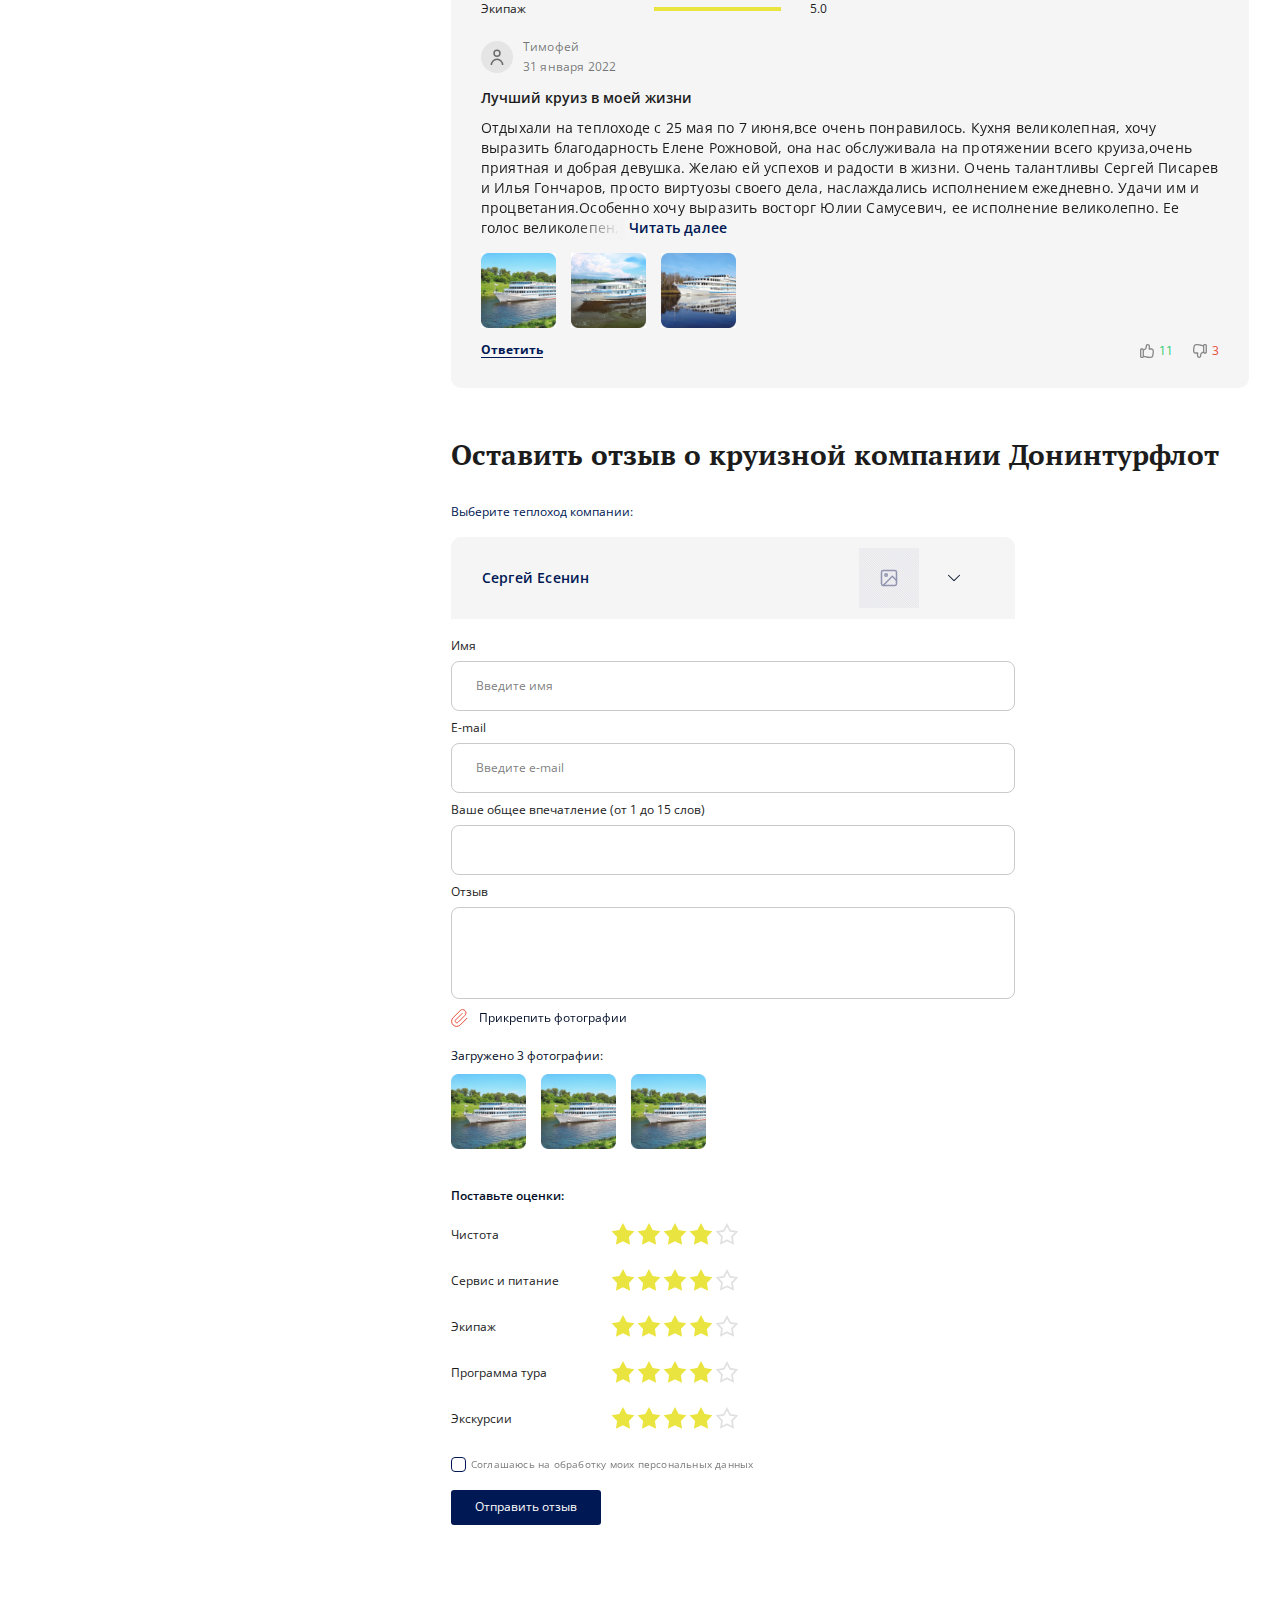
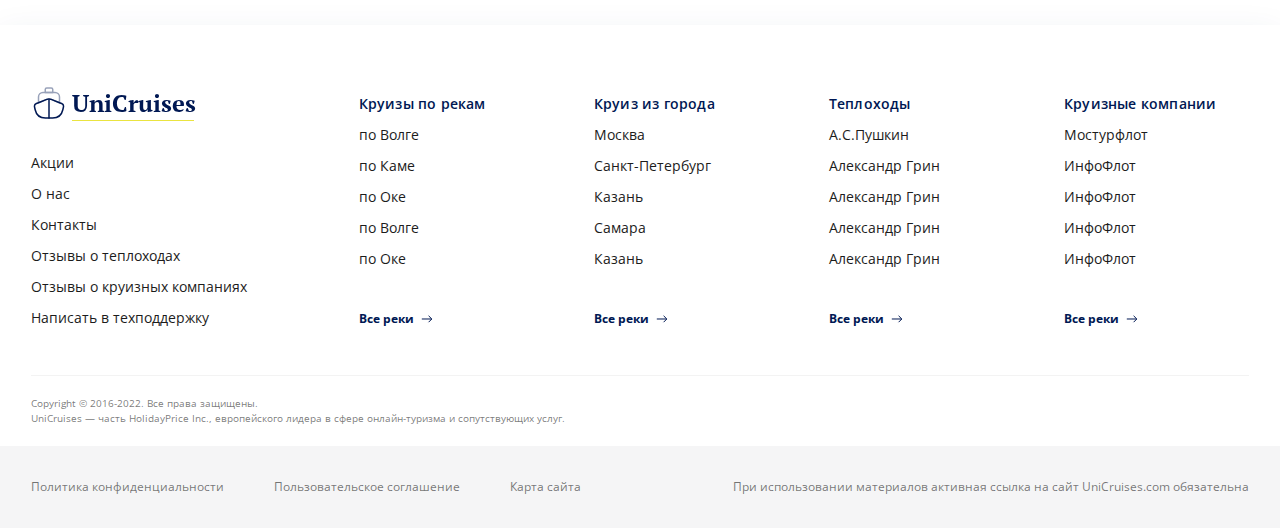
<file: company-reviews.html>
<!DOCTYPE html>
<html lang="ru">

<head>
  <meta charset="UTF-8">
  <meta name="viewport" content="width=device-width">
  <link rel="preconnect" href="https://fonts.googleapis.com">
  <link rel="preconnect" href="https://fonts.gstatic.com" crossorigin>
  <link href="https://fonts.googleapis.com/css2?family=PT+Serif:wght@400;700&display=swap" rel="stylesheet">
  <link href="https://fonts.googleapis.com/css2?family=Open+Sans:wght@300;400;600;700&display=swap" rel="stylesheet">
  <link rel="stylesheet" href="https://cdn.jsdelivr.net/npm/@fancyapps/ui@4.0/dist/fancybox.css" />
  <link rel="stylesheet" href="https://unpkg.com/swiper@8/swiper-bundle.min.css" />
  <link rel="stylesheet" href="css/nice-select2.css">
  <link rel="stylesheet" href="css/style.css">
  <title>Cruises</title>
</head>

<body>
  <div class="modal-done" id="modal-done">
    <h2 class="modal-done__header">Отзыв отправлен</h2>
    <p class="modal-done__hint">После проверки ваш отзыв будет опубликован</p>
  </div>
  <header class="header header--fixedScroll">
    <div class="container">
      <div class="header__inner">
        <div class="header__logo">
          <a href="#" class="logo">
            <div class="logo__img">
              <svg width="36" height="36" viewBox="0 0 36 36" fill="none" xmlns="http://www.w3.org/2000/svg">
                <path
                  d="M30.63 18.5545C31.935 19.0795 32.745 20.6245 32.445 21.9895L31.83 24.7795C30.765 29.5795 27 32.9995 21.57 32.9995H14.43C8.99997 32.9995 5.23498 29.5795 4.16998 24.7795L3.55498 21.9895C3.25498 20.6245 4.06496 19.0795 5.36996 18.5545L7.49998 17.6995L15.765 14.3845C17.205 13.8145 18.795 13.8145 20.235 14.3845L28.5 17.6995L30.63 18.5545Z"
                  stroke="white" stroke-width="1.5" stroke-linecap="round" stroke-linejoin="round" />
                <path d="M18 33V15" stroke="white" stroke-width="1.5" stroke-linecap="round" stroke-linejoin="round" />
                <g opacity="0.4">
                  <path
                    d="M28.5 12V17.7L20.235 14.385C18.795 13.815 17.205 13.815 15.765 14.385L7.5 17.7V12C7.5 9.525 9.525 7.5 12 7.5H24C26.475 7.5 28.5 9.525 28.5 12Z"
                    stroke="white" stroke-width="1.5" stroke-linecap="round" stroke-linejoin="round" />
                  <path d="M21.75 7.5H14.25V4.5C14.25 3.675 14.925 3 15.75 3H20.25C21.075 3 21.75 3.675 21.75 4.5V7.5Z"
                    stroke="white" stroke-width="1.5" stroke-linecap="round" stroke-linejoin="round" />
                </g>
              </svg>
            </div>
            <span class="logo__text">
              UniCruises
            </span>
          </a>
        </div>
        <nav class="header__nav">
          <div class="header__link header__slink">
            <a class="header__slink-link" href="#">Круизы</a>
            <div class="header__submenu">
              <div class="container">
                <div class="header__submenu-inner">
                  <div class="header__submenu-col">
                    <h2 class="header__submenu-header">Города отправления</h2>
                    <nav class="header__submenu-nav">
                      <a href="#">Москва</a>
                      <a href="#">Санкт-Петербург</a>
                      <a href="#">Казань</a>
                      <a href="#">Самара</a>
                      <a href="#">Самара</a>
                      <a href="#">Самара</a>
                      <a href="#">Самара</a>
                    </nav>
                    <a href="#" class="btn btn--grey btn--bold">
                      <span>Все города</span>
                      <svg width="12" height="12" viewBox="0 0 12 12" fill="none" xmlns="http://www.w3.org/2000/svg">
                        <path d="M10.8 5.9998L7.59999 2.7998M10.8 5.9998L7.59999 9.1998M10.8 5.9998H0.799988"
                          stroke="#001853" />
                      </svg>
                    </a>
                  </div>
                  <div class="header__submenu-col">
                    <h2 class="header__submenu-header">Реки</h2>
                    <nav class="header__submenu-nav">
                      <a href="#">по Волге</a>
                      <a href="#">по Оке</a>
                      <a href="#">по Каме</a>
                      <a href="#">Самара</a>
                      <a href="#">Самара</a>
                      <a href="#">Самара</a>
                      <a href="#">Самара</a>
                    </nav>
                    <a href="#" class="btn btn--grey btn--bold">
                      <span>Все реки</span>
                      <svg width="12" height="12" viewBox="0 0 12 12" fill="none" xmlns="http://www.w3.org/2000/svg">
                        <path d="M10.8 5.9998L7.59999 2.7998M10.8 5.9998L7.59999 9.1998M10.8 5.9998H0.799988"
                          stroke="#001853" />
                      </svg>
                    </a>
                  </div>
                </div>
              </div>
            </div>
          </div>
          <div class="header__menu" id="menu">
            <a href="#" class="header__link">Теплоходы</a>
            <a href="#" class="header__link">Круизные компании</a>
            <a href="#" class="header__link">Акции</a>
            <div class="header__mlang">
              <div class="lang lang--dark">
                <div class="lang__inner">
                  <div class="lang__icon"><img src="img/icons/flag-ru.svg" alt=""></div>
                  <div class="lang__hint">₽</div>
                </div>
                <div class="lang__toggle">
                  <div class="lang__item">
                    <div class="lang__icon"><img src="img/icons/flag-ru.svg" alt=""></div>
                    <div class="lang__hint">₽</div>
                  </div>
                  <div class="lang__item">
                    <div class="lang__icon"><img src="img/icons/flag-gb.svg" alt=""></div>
                    <div class="lang__hint"><img src="img/icons/valute-dollar.svg" alt=""></div>
                  </div>
                </div>
              </div>
            </div>
          </div>
        </nav>
        <div class="header__lang">
          <div class="lang">
            <div class="lang__inner">
              <div class="lang__icon"><img src="img/icons/flag-ru.svg" alt=""></div>
              <div class="lang__hint">₽</div>
            </div>
            <div class="lang__toggle">
              <div class="lang__item">
                <div class="lang__icon"><img src="img/icons/flag-ru.svg" alt=""></div>
                <div class="lang__hint">₽</div>
              </div>
              <div class="lang__item">
                <div class="lang__icon"><img src="img/icons/flag-gb.svg" alt=""></div>
                <div class="lang__hint"><img src="img/icons/valute-dollar.svg" alt=""></div>
              </div>
            </div>
          </div>
        </div>
        <div class="header__burger">
          <div class="burger" id="menuOpen">
            <span></span>
          </div>
        </div>
      </div>
    </div>
  </header>
  <main class="main">
    <section class="reviews section">
      <div class="container">
        <div class="breadcrumbs">
          <a href="#" class="breadcrumbs__link">Главная</a>
          <span>/</span>
          <span class="breadcrumbs__link">Донинтурфлот</span>
        </div>

        <div class="reviews__inner">
          <div class="reviews__aside">
            <div class="reviews__company">
              <div class="reviews__company-logo">
                <img src="img/logos/donintour.svg" alt="">
              </div>
              <h1 class="reviews__company-title">Отзывы о «Донинтурфлот»</h1>
              <div class="reviews__rate">
                <div class="stars stars--lg" data-rate="4">
                  <div class="stars__rate">
                    4.8
                  </div>
                  <div class="stars__view">
                    <div class="stars__item">
                      <svg width="14" height="14" viewBox="0 0 14 14" fill="none" xmlns="http://www.w3.org/2000/svg">
                        <path
                          d="M7 1.07149L8.69731 4.2885L8.81204 4.50594L9.05429 4.54786L12.6383 5.16799L10.1033 7.77634L9.93194 7.95265L9.96694 8.19599L10.4847 11.7963L7.22062 10.1913L7 10.0828L6.77938 10.1913L3.51531 11.7963L4.03306 8.19599L4.06806 7.95265L3.89671 7.77634L1.36165 5.16799L4.94571 4.54786L5.18796 4.50594L5.30269 4.2885L7 1.07149Z"
                          stroke="#E0E0E0"></path>
                      </svg>
                    </div>
                    <div class="stars__item">
                      <svg width="14" height="14" viewBox="0 0 14 14" fill="none" xmlns="http://www.w3.org/2000/svg">
                        <path
                          d="M7 1.07149L8.69731 4.2885L8.81204 4.50594L9.05429 4.54786L12.6383 5.16799L10.1033 7.77634L9.93194 7.95265L9.96694 8.19599L10.4847 11.7963L7.22062 10.1913L7 10.0828L6.77938 10.1913L3.51531 11.7963L4.03306 8.19599L4.06806 7.95265L3.89671 7.77634L1.36165 5.16799L4.94571 4.54786L5.18796 4.50594L5.30269 4.2885L7 1.07149Z"
                          stroke="#E0E0E0"></path>
                      </svg>
                    </div>
                    <div class="stars__item">
                      <svg width="14" height="14" viewBox="0 0 14 14" fill="none" xmlns="http://www.w3.org/2000/svg">
                        <path
                          d="M7 1.07149L8.69731 4.2885L8.81204 4.50594L9.05429 4.54786L12.6383 5.16799L10.1033 7.77634L9.93194 7.95265L9.96694 8.19599L10.4847 11.7963L7.22062 10.1913L7 10.0828L6.77938 10.1913L3.51531 11.7963L4.03306 8.19599L4.06806 7.95265L3.89671 7.77634L1.36165 5.16799L4.94571 4.54786L5.18796 4.50594L5.30269 4.2885L7 1.07149Z"
                          stroke="#E0E0E0"></path>
                      </svg>
                    </div>
                    <div class="stars__item">
                      <svg width="14" height="14" viewBox="0 0 14 14" fill="none" xmlns="http://www.w3.org/2000/svg">
                        <path
                          d="M7 1.07149L8.69731 4.2885L8.81204 4.50594L9.05429 4.54786L12.6383 5.16799L10.1033 7.77634L9.93194 7.95265L9.96694 8.19599L10.4847 11.7963L7.22062 10.1913L7 10.0828L6.77938 10.1913L3.51531 11.7963L4.03306 8.19599L4.06806 7.95265L3.89671 7.77634L1.36165 5.16799L4.94571 4.54786L5.18796 4.50594L5.30269 4.2885L7 1.07149Z"
                          stroke="#E0E0E0"></path>
                      </svg>
                    </div>
                    <div class="stars__item">
                      <svg width="14" height="14" viewBox="0 0 14 14" fill="none" xmlns="http://www.w3.org/2000/svg">
                        <path
                          d="M7 1.07149L8.69731 4.2885L8.81204 4.50594L9.05429 4.54786L12.6383 5.16799L10.1033 7.77634L9.93194 7.95265L9.96694 8.19599L10.4847 11.7963L7.22062 10.1913L7 10.0828L6.77938 10.1913L3.51531 11.7963L4.03306 8.19599L4.06806 7.95265L3.89671 7.77634L1.36165 5.16799L4.94571 4.54786L5.18796 4.50594L5.30269 4.2885L7 1.07149Z"
                          stroke="#E0E0E0"></path>
                      </svg>
                    </div>
                  </div>
                </div>
                <span class="reviews__rate-count">1367 отзывов</span>
              </div>
            </div>
          </div>
          <div class="reviews__body">
            <div class="reviews__specs">
              <div class="reviews__specs-item">
                <strong>Количество теплоходов:</strong>
                <span>8</span>
              </div>
              <div class="reviews__specs-item">
                <strong>Дата создания компании:</strong>
                <span>1992</span>
              </div>
            </div>
            <div class="reviews__text">
              <p><span class="text-hidden">Компания «Донинтурфлот» была образована в 1992 году путем выделения круизного
                  флота из Волго-Донского речного пароходства с целью обслуживания туристических пассажирских перевозок.
                  На сегодняшний день это одна из крупнейших российских судоходных компаний, обслуживающая
                  <span class="text-hidden-bg"></span><span class="text-hidden-inner"> круизные маршруты высоко комфортабельными, четырехпалубными
                    теплоходами класса Премиум.</span></span> <a href="#" class="read__more">Читать далее</a></p>
              <a href="#" class="reviews__pick link link--bold link--blue link--underline">
                <span>Выбрать круиз</span>
                <img src="img/icons/chevron-right.svg" alt="">
              </a>
            </div>
          </div>
        </div>
        <div class="reviews__inner">
          <div class="reviews__aside">
            <div class="reviews__info">
              <div class="reviews__info-body">
                <h2 class="reviews__info-header">Круизы от 49 000 рублей</h2>
                <a href="#" class="btn btn--blue">Выбрать круиз</a>
                <p class="reviews__info-text">Вы находитесь на сайте-агрегаторе всех онлайн-курсов по IT и digital</p>
              </div>
              <div class="reviews__info-companies">
                <h2 class="reviews__info-header">Отзывы о других теплоходах круизной компании Донинтурфлот</h2>
                <div class="sreviews">
                  <div class="sreviews__item">
                    <div class="sreviews__title">
                      <a href="" class="sreviews__title-link">Сергей Есенин</a>
                    </div>
                    <div class="sreviews__body">
                      <a href="#" class="sreviews__body-count">
                        <span>1387 отзывов</span>
                      </a>
                      <div class="sreviews__body__stars">
                        <div class="stars stars--sm" data-rate="4">
                          <div class="stars__view">
                            <div class="stars__item">
                              <svg width="14" height="14" viewBox="0 0 14 14" fill="none"
                                xmlns="http://www.w3.org/2000/svg">
                                <path
                                  d="M7 1.07149L8.69731 4.2885L8.81204 4.50594L9.05429 4.54786L12.6383 5.16799L10.1033 7.77634L9.93194 7.95265L9.96694 8.19599L10.4847 11.7963L7.22062 10.1913L7 10.0828L6.77938 10.1913L3.51531 11.7963L4.03306 8.19599L4.06806 7.95265L3.89671 7.77634L1.36165 5.16799L4.94571 4.54786L5.18796 4.50594L5.30269 4.2885L7 1.07149Z"
                                  stroke="#E0E0E0" />
                              </svg>
                            </div>
                            <div class="stars__item">
                              <svg width="14" height="14" viewBox="0 0 14 14" fill="none"
                                xmlns="http://www.w3.org/2000/svg">
                                <path
                                  d="M7 1.07149L8.69731 4.2885L8.81204 4.50594L9.05429 4.54786L12.6383 5.16799L10.1033 7.77634L9.93194 7.95265L9.96694 8.19599L10.4847 11.7963L7.22062 10.1913L7 10.0828L6.77938 10.1913L3.51531 11.7963L4.03306 8.19599L4.06806 7.95265L3.89671 7.77634L1.36165 5.16799L4.94571 4.54786L5.18796 4.50594L5.30269 4.2885L7 1.07149Z"
                                  stroke="#E0E0E0" />
                              </svg>
                            </div>
                            <div class="stars__item">
                              <svg width="14" height="14" viewBox="0 0 14 14" fill="none"
                                xmlns="http://www.w3.org/2000/svg">
                                <path
                                  d="M7 1.07149L8.69731 4.2885L8.81204 4.50594L9.05429 4.54786L12.6383 5.16799L10.1033 7.77634L9.93194 7.95265L9.96694 8.19599L10.4847 11.7963L7.22062 10.1913L7 10.0828L6.77938 10.1913L3.51531 11.7963L4.03306 8.19599L4.06806 7.95265L3.89671 7.77634L1.36165 5.16799L4.94571 4.54786L5.18796 4.50594L5.30269 4.2885L7 1.07149Z"
                                  stroke="#E0E0E0" />
                              </svg>
                            </div>
                            <div class="stars__item">
                              <svg width="14" height="14" viewBox="0 0 14 14" fill="none"
                                xmlns="http://www.w3.org/2000/svg">
                                <path
                                  d="M7 1.07149L8.69731 4.2885L8.81204 4.50594L9.05429 4.54786L12.6383 5.16799L10.1033 7.77634L9.93194 7.95265L9.96694 8.19599L10.4847 11.7963L7.22062 10.1913L7 10.0828L6.77938 10.1913L3.51531 11.7963L4.03306 8.19599L4.06806 7.95265L3.89671 7.77634L1.36165 5.16799L4.94571 4.54786L5.18796 4.50594L5.30269 4.2885L7 1.07149Z"
                                  stroke="#E0E0E0" />
                              </svg>
                            </div>
                            <div class="stars__item">
                              <svg width="14" height="14" viewBox="0 0 14 14" fill="none"
                                xmlns="http://www.w3.org/2000/svg">
                                <path
                                  d="M7 1.07149L8.69731 4.2885L8.81204 4.50594L9.05429 4.54786L12.6383 5.16799L10.1033 7.77634L9.93194 7.95265L9.96694 8.19599L10.4847 11.7963L7.22062 10.1913L7 10.0828L6.77938 10.1913L3.51531 11.7963L4.03306 8.19599L4.06806 7.95265L3.89671 7.77634L1.36165 5.16799L4.94571 4.54786L5.18796 4.50594L5.30269 4.2885L7 1.07149Z"
                                  stroke="#E0E0E0" />
                              </svg>
                            </div>
                          </div>
                        </div>
                      </div>
                    </div>
                  </div>
                  <div class="sreviews__item">
                    <div class="sreviews__title">
                      <a href="" class="sreviews__title-link">Дмитрий Фурманов</a>
                    </div>
                    <div class="sreviews__body">
                      <a href="#" class="sreviews__body-count">
                        <span>1387 отзывов</span>
                      </a>
                      <div class="sreviews__body__stars">
                        <div class="stars stars--sm" data-rate="4">
                          <div class="stars__view">
                            <div class="stars__item">
                              <svg width="14" height="14" viewBox="0 0 14 14" fill="none"
                                xmlns="http://www.w3.org/2000/svg">
                                <path
                                  d="M7 1.07149L8.69731 4.2885L8.81204 4.50594L9.05429 4.54786L12.6383 5.16799L10.1033 7.77634L9.93194 7.95265L9.96694 8.19599L10.4847 11.7963L7.22062 10.1913L7 10.0828L6.77938 10.1913L3.51531 11.7963L4.03306 8.19599L4.06806 7.95265L3.89671 7.77634L1.36165 5.16799L4.94571 4.54786L5.18796 4.50594L5.30269 4.2885L7 1.07149Z"
                                  stroke="#E0E0E0" />
                              </svg>
                            </div>
                            <div class="stars__item">
                              <svg width="14" height="14" viewBox="0 0 14 14" fill="none"
                                xmlns="http://www.w3.org/2000/svg">
                                <path
                                  d="M7 1.07149L8.69731 4.2885L8.81204 4.50594L9.05429 4.54786L12.6383 5.16799L10.1033 7.77634L9.93194 7.95265L9.96694 8.19599L10.4847 11.7963L7.22062 10.1913L7 10.0828L6.77938 10.1913L3.51531 11.7963L4.03306 8.19599L4.06806 7.95265L3.89671 7.77634L1.36165 5.16799L4.94571 4.54786L5.18796 4.50594L5.30269 4.2885L7 1.07149Z"
                                  stroke="#E0E0E0" />
                              </svg>
                            </div>
                            <div class="stars__item">
                              <svg width="14" height="14" viewBox="0 0 14 14" fill="none"
                                xmlns="http://www.w3.org/2000/svg">
                                <path
                                  d="M7 1.07149L8.69731 4.2885L8.81204 4.50594L9.05429 4.54786L12.6383 5.16799L10.1033 7.77634L9.93194 7.95265L9.96694 8.19599L10.4847 11.7963L7.22062 10.1913L7 10.0828L6.77938 10.1913L3.51531 11.7963L4.03306 8.19599L4.06806 7.95265L3.89671 7.77634L1.36165 5.16799L4.94571 4.54786L5.18796 4.50594L5.30269 4.2885L7 1.07149Z"
                                  stroke="#E0E0E0" />
                              </svg>
                            </div>
                            <div class="stars__item">
                              <svg width="14" height="14" viewBox="0 0 14 14" fill="none"
                                xmlns="http://www.w3.org/2000/svg">
                                <path
                                  d="M7 1.07149L8.69731 4.2885L8.81204 4.50594L9.05429 4.54786L12.6383 5.16799L10.1033 7.77634L9.93194 7.95265L9.96694 8.19599L10.4847 11.7963L7.22062 10.1913L7 10.0828L6.77938 10.1913L3.51531 11.7963L4.03306 8.19599L4.06806 7.95265L3.89671 7.77634L1.36165 5.16799L4.94571 4.54786L5.18796 4.50594L5.30269 4.2885L7 1.07149Z"
                                  stroke="#E0E0E0" />
                              </svg>
                            </div>
                            <div class="stars__item">
                              <svg width="14" height="14" viewBox="0 0 14 14" fill="none"
                                xmlns="http://www.w3.org/2000/svg">
                                <path
                                  d="M7 1.07149L8.69731 4.2885L8.81204 4.50594L9.05429 4.54786L12.6383 5.16799L10.1033 7.77634L9.93194 7.95265L9.96694 8.19599L10.4847 11.7963L7.22062 10.1913L7 10.0828L6.77938 10.1913L3.51531 11.7963L4.03306 8.19599L4.06806 7.95265L3.89671 7.77634L1.36165 5.16799L4.94571 4.54786L5.18796 4.50594L5.30269 4.2885L7 1.07149Z"
                                  stroke="#E0E0E0" />
                              </svg>
                            </div>
                          </div>
                        </div>
                      </div>
                    </div>
                  </div>
                  <div class="sreviews__item">
                    <div class="sreviews__title">
                      <a href="" class="sreviews__title-link">Константин Коротков</a>
                    </div>
                    <div class="sreviews__body">
                      <a href="#" class="sreviews__body-count">
                        <span>1387 отзывов</span>
                      </a>
                      <div class="sreviews__body__stars">
                        <div class="stars stars--sm" data-rate="4">
                          <div class="stars__view">
                            <div class="stars__item">
                              <svg width="14" height="14" viewBox="0 0 14 14" fill="none"
                                xmlns="http://www.w3.org/2000/svg">
                                <path
                                  d="M7 1.07149L8.69731 4.2885L8.81204 4.50594L9.05429 4.54786L12.6383 5.16799L10.1033 7.77634L9.93194 7.95265L9.96694 8.19599L10.4847 11.7963L7.22062 10.1913L7 10.0828L6.77938 10.1913L3.51531 11.7963L4.03306 8.19599L4.06806 7.95265L3.89671 7.77634L1.36165 5.16799L4.94571 4.54786L5.18796 4.50594L5.30269 4.2885L7 1.07149Z"
                                  stroke="#E0E0E0" />
                              </svg>
                            </div>
                            <div class="stars__item">
                              <svg width="14" height="14" viewBox="0 0 14 14" fill="none"
                                xmlns="http://www.w3.org/2000/svg">
                                <path
                                  d="M7 1.07149L8.69731 4.2885L8.81204 4.50594L9.05429 4.54786L12.6383 5.16799L10.1033 7.77634L9.93194 7.95265L9.96694 8.19599L10.4847 11.7963L7.22062 10.1913L7 10.0828L6.77938 10.1913L3.51531 11.7963L4.03306 8.19599L4.06806 7.95265L3.89671 7.77634L1.36165 5.16799L4.94571 4.54786L5.18796 4.50594L5.30269 4.2885L7 1.07149Z"
                                  stroke="#E0E0E0" />
                              </svg>
                            </div>
                            <div class="stars__item">
                              <svg width="14" height="14" viewBox="0 0 14 14" fill="none"
                                xmlns="http://www.w3.org/2000/svg">
                                <path
                                  d="M7 1.07149L8.69731 4.2885L8.81204 4.50594L9.05429 4.54786L12.6383 5.16799L10.1033 7.77634L9.93194 7.95265L9.96694 8.19599L10.4847 11.7963L7.22062 10.1913L7 10.0828L6.77938 10.1913L3.51531 11.7963L4.03306 8.19599L4.06806 7.95265L3.89671 7.77634L1.36165 5.16799L4.94571 4.54786L5.18796 4.50594L5.30269 4.2885L7 1.07149Z"
                                  stroke="#E0E0E0" />
                              </svg>
                            </div>
                            <div class="stars__item">
                              <svg width="14" height="14" viewBox="0 0 14 14" fill="none"
                                xmlns="http://www.w3.org/2000/svg">
                                <path
                                  d="M7 1.07149L8.69731 4.2885L8.81204 4.50594L9.05429 4.54786L12.6383 5.16799L10.1033 7.77634L9.93194 7.95265L9.96694 8.19599L10.4847 11.7963L7.22062 10.1913L7 10.0828L6.77938 10.1913L3.51531 11.7963L4.03306 8.19599L4.06806 7.95265L3.89671 7.77634L1.36165 5.16799L4.94571 4.54786L5.18796 4.50594L5.30269 4.2885L7 1.07149Z"
                                  stroke="#E0E0E0" />
                              </svg>
                            </div>
                            <div class="stars__item">
                              <svg width="14" height="14" viewBox="0 0 14 14" fill="none"
                                xmlns="http://www.w3.org/2000/svg">
                                <path
                                  d="M7 1.07149L8.69731 4.2885L8.81204 4.50594L9.05429 4.54786L12.6383 5.16799L10.1033 7.77634L9.93194 7.95265L9.96694 8.19599L10.4847 11.7963L7.22062 10.1913L7 10.0828L6.77938 10.1913L3.51531 11.7963L4.03306 8.19599L4.06806 7.95265L3.89671 7.77634L1.36165 5.16799L4.94571 4.54786L5.18796 4.50594L5.30269 4.2885L7 1.07149Z"
                                  stroke="#E0E0E0" />
                              </svg>
                            </div>
                          </div>
                        </div>
                      </div>
                    </div>
                  </div>
                </div>
              </div>
              <div class="reviews__info-links">
                <h2 class="reviews__info-header">Отзывы о других круизных компаниях</h2>
                <nav class="links">
                  <a href="#" class="links__item">Днепробуг</a>
                  <a href="#" class="links__item">Белый лебедь</a>
                  <a href="#" class="links__item">Цезарь тревел</a>
                  <a href="#" class="links__item">Днепробуг</a>
                  <a href="#" class="links__item">Гама</a>
                  <a href="#" class="links__item">Днепробуг</a>
                  <a href="#" class="links__item">Белый лебедь</a>
                  <a href="#" class="links__item">Гама</a>
                  <a href="#" class="links__item">Цезарь тревел</a>
                </nav>
              </div>
            </div>
          </div>
          <div class="reviews__body">
            <div class="reviews__sort">
              <div class="reviews__sort-inner">
                <div class="reviews__sort-title">
                  <span>Сортировать:</span>
                </div>
                <a href="#" class="reviews__sort-item">по дате</a>
                <div class="reviews__sort-item">
                  <select id="reviewsSort">
                    <option value="1" selected>отрицательные</option>
                    <option value="2">Положительные</option>
                  </select>
                </div>
                <a href="#" class="reviews__sort-item">положительные</a>
                <a href="#" class="reviews__sort-item">популярные</a>
              </div>
              <div class="reviews__sort-nav">
                <a href="#" class="btn btn--trans">Оставить отзыв</a>
              </div>
            </div>
            <div class="reviews__list">
              <div class="reviews__item">
                <div class="reviews__item-header">
                  <div class="reviews__item-stars">
                    <div class="stars stars--sm" data-rate="4">
                      <div class="stars__rate">
                        4.8
                      </div>
                      <div class="stars__view">
                        <div class="stars__item">
                          <svg width="14" height="14" viewBox="0 0 14 14" fill="none"
                            xmlns="http://www.w3.org/2000/svg">
                            <path
                              d="M7 1.07149L8.69731 4.2885L8.81204 4.50594L9.05429 4.54786L12.6383 5.16799L10.1033 7.77634L9.93194 7.95265L9.96694 8.19599L10.4847 11.7963L7.22062 10.1913L7 10.0828L6.77938 10.1913L3.51531 11.7963L4.03306 8.19599L4.06806 7.95265L3.89671 7.77634L1.36165 5.16799L4.94571 4.54786L5.18796 4.50594L5.30269 4.2885L7 1.07149Z"
                              stroke="#E0E0E0" />
                          </svg>
                        </div>
                        <div class="stars__item">
                          <svg width="14" height="14" viewBox="0 0 14 14" fill="none"
                            xmlns="http://www.w3.org/2000/svg">
                            <path
                              d="M7 1.07149L8.69731 4.2885L8.81204 4.50594L9.05429 4.54786L12.6383 5.16799L10.1033 7.77634L9.93194 7.95265L9.96694 8.19599L10.4847 11.7963L7.22062 10.1913L7 10.0828L6.77938 10.1913L3.51531 11.7963L4.03306 8.19599L4.06806 7.95265L3.89671 7.77634L1.36165 5.16799L4.94571 4.54786L5.18796 4.50594L5.30269 4.2885L7 1.07149Z"
                              stroke="#E0E0E0" />
                          </svg>
                        </div>
                        <div class="stars__item">
                          <svg width="14" height="14" viewBox="0 0 14 14" fill="none"
                            xmlns="http://www.w3.org/2000/svg">
                            <path
                              d="M7 1.07149L8.69731 4.2885L8.81204 4.50594L9.05429 4.54786L12.6383 5.16799L10.1033 7.77634L9.93194 7.95265L9.96694 8.19599L10.4847 11.7963L7.22062 10.1913L7 10.0828L6.77938 10.1913L3.51531 11.7963L4.03306 8.19599L4.06806 7.95265L3.89671 7.77634L1.36165 5.16799L4.94571 4.54786L5.18796 4.50594L5.30269 4.2885L7 1.07149Z"
                              stroke="#E0E0E0" />
                          </svg>
                        </div>
                        <div class="stars__item">
                          <svg width="14" height="14" viewBox="0 0 14 14" fill="none"
                            xmlns="http://www.w3.org/2000/svg">
                            <path
                              d="M7 1.07149L8.69731 4.2885L8.81204 4.50594L9.05429 4.54786L12.6383 5.16799L10.1033 7.77634L9.93194 7.95265L9.96694 8.19599L10.4847 11.7963L7.22062 10.1913L7 10.0828L6.77938 10.1913L3.51531 11.7963L4.03306 8.19599L4.06806 7.95265L3.89671 7.77634L1.36165 5.16799L4.94571 4.54786L5.18796 4.50594L5.30269 4.2885L7 1.07149Z"
                              stroke="#E0E0E0" />
                          </svg>
                        </div>
                        <div class="stars__item">
                          <svg width="14" height="14" viewBox="0 0 14 14" fill="none"
                            xmlns="http://www.w3.org/2000/svg">
                            <path
                              d="M7 1.07149L8.69731 4.2885L8.81204 4.50594L9.05429 4.54786L12.6383 5.16799L10.1033 7.77634L9.93194 7.95265L9.96694 8.19599L10.4847 11.7963L7.22062 10.1913L7 10.0828L6.77938 10.1913L3.51531 11.7963L4.03306 8.19599L4.06806 7.95265L3.89671 7.77634L1.36165 5.16799L4.94571 4.54786L5.18796 4.50594L5.30269 4.2885L7 1.07149Z"
                              stroke="#E0E0E0" />
                          </svg>
                        </div>
                      </div>
                    </div>
                  </div>
                  <div class="reviews__item-name">
                    <span>Теплоход «Игорь Стравинский» </span>
                  </div>
                </div>
                <div class="reviews__item-rating">
                  <div class="reviews__rate">
                    <div class="reviews__rate-title">
                      Чистота
                    </div>
                    <div class="reviews__rate-line">
                      <div class="reviews__rate-line__inner" style="width: 100%;">

                      </div>
                    </div>
                    <div class="reviews__rate-rate">5.0</div>
                  </div>
                  <div class="reviews__rate">
                    <div class="reviews__rate-title">
                      Программа тура
                    </div>
                    <div class="reviews__rate-line">
                      <div class="reviews__rate-line__inner" style="width: 100%;">

                      </div>
                    </div>
                    <div class="reviews__rate-rate">5.0</div>
                  </div>
                  <div class="reviews__rate">
                    <div class="reviews__rate-title">
                      Сервис и питание
                    </div>
                    <div class="reviews__rate-line">
                      <div class="reviews__rate-line__inner" style="width: 100%;">

                      </div>
                    </div>
                    <div class="reviews__rate-rate">5.0</div>
                  </div>
                  <div class="reviews__rate">
                    <div class="reviews__rate-title">
                      Экскурсии
                    </div>
                    <div class="reviews__rate-line">
                      <div class="reviews__rate-line__inner" style="width: 90%;">

                      </div>
                    </div>
                    <div class="reviews__rate-rate">4.5</div>
                  </div>
                  <div class="reviews__rate">
                    <div class="reviews__rate-title">
                      Экипаж
                    </div>
                    <div class="reviews__rate-line">
                      <div class="reviews__rate-line__inner" style="width: 100%;">

                      </div>
                    </div>
                    <div class="reviews__rate-rate">5.0</div>
                  </div>
                </div>
                <div class="reviews__item-author">
                  <div class="reviews__item-author__avatar">
                    <img src="img/icons/avatar.svg" alt="">
                  </div>
                  <div class="reviews__item-author__body">
                    <div class="reviews__item-author__name">Тимофей</div>
                    <div class="reviews__item-author__date">31 января 2022</div>
                  </div>
                </div>
                <h3 class="reviews__item-title">Лучший круиз в моей жизни</h3>
                <p class="reviews__item-text"><span class="text-hidden text-hidden--grey">Отдыхали на теплоходе с 25 мая
                    по 7 июня,все очень понравилось. Кухня
                    великолепная, хочу выразить благодарность Елене Рожновой, она нас обслуживала на протяжении всего
                    круиза,очень приятная и добрая девушка. Желаю ей успехов и радости в жизни. Очень талантливы Сергей
                    Писарев и Илья Гончаров, просто виртуозы своего дела, наслаждались исполнением ежедневно. Удачи им и
                    процветания.Особенно хочу выразить восторг Юлии Самусевич, ее исполнение великолепно. Ее голос
                    великолепен, <span class="text-hidden-bg"></span><span class="text-hidden-inner"> ее харизма очаровывает.Творческих успехов в исполнении
                      и создании новых песен.</span></span>
                  <a href="#" class="read__more">Читать далее</a>
                </p>
                <div class="reviews__item-footer">
                  <a href="#" class="reviews__reply link link--bold link--blue link--underline">Ответить</a>
                  <div class="reviews__item-rate">
                    <a href="#" class="reviews__item-rate__up">
                      <img src="img/icons/thumbsup.svg" alt="">
                      <span>11</span>
                    </a>
                    <a href="#" class="reviews__item-rate__down">
                      <img src="img/icons/thumbsdown.svg" alt="">
                      <span>3</span>
                    </a>
                  </div>
                </div>
                <form class="reviews__item-form form">
                  <input type="text" class="input" placeholder="Введите имя">
                  <input type="text" class="input" placeholder="Введите e-mail">
                  <textarea class="textfield" placeholder="Напишите комментарий"></textarea>
                  <label class="check-wrap">
                    <input type="checkbox" class="check-wrap__inp" required>
                    <span class="check-wrap__check"></span>
                    <span class="check-wrap__text">Соглашаюсь на обработку моих персональных данных в соответствии с
                      Политикой конфиденциальности и принимаю условия Пользовательского соглашения</span>
                  </label>
                  <button class="btn btn--blue">Оставить комментарий</button>
                </form>
              </div>
              <div class="reviews__item">
                <div class="reviews__item-header">
                  <div class="reviews__item-stars">
                    <div class="stars stars--sm" data-rate="4">
                      <div class="stars__rate">
                        4.8
                      </div>
                      <div class="stars__view">
                        <div class="stars__item">
                          <svg width="14" height="14" viewBox="0 0 14 14" fill="none"
                            xmlns="http://www.w3.org/2000/svg">
                            <path
                              d="M7 1.07149L8.69731 4.2885L8.81204 4.50594L9.05429 4.54786L12.6383 5.16799L10.1033 7.77634L9.93194 7.95265L9.96694 8.19599L10.4847 11.7963L7.22062 10.1913L7 10.0828L6.77938 10.1913L3.51531 11.7963L4.03306 8.19599L4.06806 7.95265L3.89671 7.77634L1.36165 5.16799L4.94571 4.54786L5.18796 4.50594L5.30269 4.2885L7 1.07149Z"
                              stroke="#E0E0E0" />
                          </svg>
                        </div>
                        <div class="stars__item">
                          <svg width="14" height="14" viewBox="0 0 14 14" fill="none"
                            xmlns="http://www.w3.org/2000/svg">
                            <path
                              d="M7 1.07149L8.69731 4.2885L8.81204 4.50594L9.05429 4.54786L12.6383 5.16799L10.1033 7.77634L9.93194 7.95265L9.96694 8.19599L10.4847 11.7963L7.22062 10.1913L7 10.0828L6.77938 10.1913L3.51531 11.7963L4.03306 8.19599L4.06806 7.95265L3.89671 7.77634L1.36165 5.16799L4.94571 4.54786L5.18796 4.50594L5.30269 4.2885L7 1.07149Z"
                              stroke="#E0E0E0" />
                          </svg>
                        </div>
                        <div class="stars__item">
                          <svg width="14" height="14" viewBox="0 0 14 14" fill="none"
                            xmlns="http://www.w3.org/2000/svg">
                            <path
                              d="M7 1.07149L8.69731 4.2885L8.81204 4.50594L9.05429 4.54786L12.6383 5.16799L10.1033 7.77634L9.93194 7.95265L9.96694 8.19599L10.4847 11.7963L7.22062 10.1913L7 10.0828L6.77938 10.1913L3.51531 11.7963L4.03306 8.19599L4.06806 7.95265L3.89671 7.77634L1.36165 5.16799L4.94571 4.54786L5.18796 4.50594L5.30269 4.2885L7 1.07149Z"
                              stroke="#E0E0E0" />
                          </svg>
                        </div>
                        <div class="stars__item">
                          <svg width="14" height="14" viewBox="0 0 14 14" fill="none"
                            xmlns="http://www.w3.org/2000/svg">
                            <path
                              d="M7 1.07149L8.69731 4.2885L8.81204 4.50594L9.05429 4.54786L12.6383 5.16799L10.1033 7.77634L9.93194 7.95265L9.96694 8.19599L10.4847 11.7963L7.22062 10.1913L7 10.0828L6.77938 10.1913L3.51531 11.7963L4.03306 8.19599L4.06806 7.95265L3.89671 7.77634L1.36165 5.16799L4.94571 4.54786L5.18796 4.50594L5.30269 4.2885L7 1.07149Z"
                              stroke="#E0E0E0" />
                          </svg>
                        </div>
                        <div class="stars__item">
                          <svg width="14" height="14" viewBox="0 0 14 14" fill="none"
                            xmlns="http://www.w3.org/2000/svg">
                            <path
                              d="M7 1.07149L8.69731 4.2885L8.81204 4.50594L9.05429 4.54786L12.6383 5.16799L10.1033 7.77634L9.93194 7.95265L9.96694 8.19599L10.4847 11.7963L7.22062 10.1913L7 10.0828L6.77938 10.1913L3.51531 11.7963L4.03306 8.19599L4.06806 7.95265L3.89671 7.77634L1.36165 5.16799L4.94571 4.54786L5.18796 4.50594L5.30269 4.2885L7 1.07149Z"
                              stroke="#E0E0E0" />
                          </svg>
                        </div>
                      </div>
                    </div>
                  </div>
                  <div class="reviews__item-name">
                    <span>Теплоход «Игорь Стравинский» </span>
                  </div>
                </div>
                <div class="reviews__item-rating">
                  <div class="reviews__rate">
                    <div class="reviews__rate-title">
                      Чистота
                    </div>
                    <div class="reviews__rate-line">
                      <div class="reviews__rate-line__inner" style="width: 100%;">

                      </div>
                    </div>
                    <div class="reviews__rate-rate">5.0</div>
                  </div>
                  <div class="reviews__rate">
                    <div class="reviews__rate-title">
                      Программа тура
                    </div>
                    <div class="reviews__rate-line">
                      <div class="reviews__rate-line__inner" style="width: 100%;">

                      </div>
                    </div>
                    <div class="reviews__rate-rate">5.0</div>
                  </div>
                  <div class="reviews__rate">
                    <div class="reviews__rate-title">
                      Сервис и питание
                    </div>
                    <div class="reviews__rate-line">
                      <div class="reviews__rate-line__inner" style="width: 100%;">

                      </div>
                    </div>
                    <div class="reviews__rate-rate">5.0</div>
                  </div>
                  <div class="reviews__rate">
                    <div class="reviews__rate-title">
                      Экскурсии
                    </div>
                    <div class="reviews__rate-line">
                      <div class="reviews__rate-line__inner" style="width: 90%;">

                      </div>
                    </div>
                    <div class="reviews__rate-rate">4.5</div>
                  </div>
                  <div class="reviews__rate">
                    <div class="reviews__rate-title">
                      Экипаж
                    </div>
                    <div class="reviews__rate-line">
                      <div class="reviews__rate-line__inner" style="width: 100%;">

                      </div>
                    </div>
                    <div class="reviews__rate-rate">5.0</div>
                  </div>
                </div>
                <div class="reviews__item-author">
                  <div class="reviews__item-author__avatar">
                    <img src="img/icons/avatar.svg" alt="">
                  </div>
                  <div class="reviews__item-author__body">
                    <div class="reviews__item-author__name">Тимофей</div>
                    <div class="reviews__item-author__date">31 января 2022</div>
                  </div>
                </div>
                <h3 class="reviews__item-title">Лучший круиз в моей жизни</h3>
                <p class="reviews__item-text"><span class="text-hidden text-hidden--grey">Отдыхали на теплоходе с 25 мая
                    по 7 июня,все очень понравилось. Кухня
                    великолепная, хочу выразить благодарность Елене Рожновой, она нас обслуживала на протяжении всего
                    круиза,очень приятная и добрая девушка. Желаю ей успехов и радости в жизни. Очень талантливы Сергей
                    Писарев и Илья Гончаров, просто виртуозы своего дела, наслаждались исполнением ежедневно. Удачи им и
                    процветания.Особенно хочу выразить восторг Юлии Самусевич, ее исполнение великолепно. Ее голос
                    великолепен, <span class="text-hidden-bg"></span><span class="text-hidden-inner"> ее харизма очаровывает.Творческих успехов в исполнении
                      и создании новых песен.</span></span>
                  <a href="#" class="read__more">Читать далее</a>
                </p>
                <div class="reviews__item-footer">
                  <a href="#" class="reviews__reply link link--bold link--blue link--underline">Ответить</a>
                  <div class="reviews__item-rate">
                    <a href="#" class="reviews__item-rate__up">
                      <img src="img/icons/thumbsup.svg" alt="">
                      <span>11</span>
                    </a>
                    <a href="#" class="reviews__item-rate__down">
                      <img src="img/icons/thumbsdown.svg" alt="">
                      <span>3</span>
                    </a>
                  </div>
                </div>
                <div class="reviews__item-answer">
                  <div class="reviews__item-author">
                    <div class="reviews__item-author__avatar">
                      <img src="img/icons/avatar-donintour.svg" alt="">
                    </div>
                    <div class="reviews__item-author__body">
                      <div class="reviews__item-author__name">Донинтурфлот</div>
                      <div class="reviews__item-author__date">31 января 2022</div>
                    </div>
                  </div>
                  <p class="reviews__item-text">Лента серии LUX с низким энергопотреблением, питанием 24 В и мощностью
                    2.9 Вт/м для декоративной подсветки различных интерьеров. Светодиоды SMD 3528 холодного белого цвета
                    свечения (7700 - 9600 К) с плотностью. </p>
                  <div class="reviews__item-footer reviews__item-footer--end">
                    <div class="reviews__item-rate">
                      <a href="#" class="reviews__item-rate__up">
                        <img src="img/icons/thumbsup.svg" alt="">
                        <span>11</span>
                      </a>
                      <a href="#" class="reviews__item-rate__down">
                        <img src="img/icons/thumbsdown.svg" alt="">
                        <span>3</span>
                      </a>
                    </div>
                  </div>
                </div>
                <form class="reviews__item-form form">
                  <input type="text" class="input" placeholder="Введите имя">
                  <input type="text" class="input" placeholder="Введите e-mail">
                  <textarea class="textfield" placeholder="Напишите комментарий"></textarea>
                  <label class="check-wrap">
                    <input type="checkbox" class="check-wrap__inp" required>
                    <span class="check-wrap__check"></span>
                    <span class="check-wrap__text">Соглашаюсь на обработку моих персональных данных в соответствии с
                      Политикой конфиденциальности и принимаю условия Пользовательского соглашения</span>
                  </label>
                  <button class="btn btn--blue">Оставить комментарий</button>
                </form>
              </div>
              <div class="reviews__item">
                <div class="reviews__item-header">
                  <div class="reviews__item-stars">
                    <div class="stars stars--sm" data-rate="4">
                      <div class="stars__rate">
                        4.8
                      </div>
                      <div class="stars__view">
                        <div class="stars__item">
                          <svg width="14" height="14" viewBox="0 0 14 14" fill="none"
                            xmlns="http://www.w3.org/2000/svg">
                            <path
                              d="M7 1.07149L8.69731 4.2885L8.81204 4.50594L9.05429 4.54786L12.6383 5.16799L10.1033 7.77634L9.93194 7.95265L9.96694 8.19599L10.4847 11.7963L7.22062 10.1913L7 10.0828L6.77938 10.1913L3.51531 11.7963L4.03306 8.19599L4.06806 7.95265L3.89671 7.77634L1.36165 5.16799L4.94571 4.54786L5.18796 4.50594L5.30269 4.2885L7 1.07149Z"
                              stroke="#E0E0E0" />
                          </svg>
                        </div>
                        <div class="stars__item">
                          <svg width="14" height="14" viewBox="0 0 14 14" fill="none"
                            xmlns="http://www.w3.org/2000/svg">
                            <path
                              d="M7 1.07149L8.69731 4.2885L8.81204 4.50594L9.05429 4.54786L12.6383 5.16799L10.1033 7.77634L9.93194 7.95265L9.96694 8.19599L10.4847 11.7963L7.22062 10.1913L7 10.0828L6.77938 10.1913L3.51531 11.7963L4.03306 8.19599L4.06806 7.95265L3.89671 7.77634L1.36165 5.16799L4.94571 4.54786L5.18796 4.50594L5.30269 4.2885L7 1.07149Z"
                              stroke="#E0E0E0" />
                          </svg>
                        </div>
                        <div class="stars__item">
                          <svg width="14" height="14" viewBox="0 0 14 14" fill="none"
                            xmlns="http://www.w3.org/2000/svg">
                            <path
                              d="M7 1.07149L8.69731 4.2885L8.81204 4.50594L9.05429 4.54786L12.6383 5.16799L10.1033 7.77634L9.93194 7.95265L9.96694 8.19599L10.4847 11.7963L7.22062 10.1913L7 10.0828L6.77938 10.1913L3.51531 11.7963L4.03306 8.19599L4.06806 7.95265L3.89671 7.77634L1.36165 5.16799L4.94571 4.54786L5.18796 4.50594L5.30269 4.2885L7 1.07149Z"
                              stroke="#E0E0E0" />
                          </svg>
                        </div>
                        <div class="stars__item">
                          <svg width="14" height="14" viewBox="0 0 14 14" fill="none"
                            xmlns="http://www.w3.org/2000/svg">
                            <path
                              d="M7 1.07149L8.69731 4.2885L8.81204 4.50594L9.05429 4.54786L12.6383 5.16799L10.1033 7.77634L9.93194 7.95265L9.96694 8.19599L10.4847 11.7963L7.22062 10.1913L7 10.0828L6.77938 10.1913L3.51531 11.7963L4.03306 8.19599L4.06806 7.95265L3.89671 7.77634L1.36165 5.16799L4.94571 4.54786L5.18796 4.50594L5.30269 4.2885L7 1.07149Z"
                              stroke="#E0E0E0" />
                          </svg>
                        </div>
                        <div class="stars__item">
                          <svg width="14" height="14" viewBox="0 0 14 14" fill="none"
                            xmlns="http://www.w3.org/2000/svg">
                            <path
                              d="M7 1.07149L8.69731 4.2885L8.81204 4.50594L9.05429 4.54786L12.6383 5.16799L10.1033 7.77634L9.93194 7.95265L9.96694 8.19599L10.4847 11.7963L7.22062 10.1913L7 10.0828L6.77938 10.1913L3.51531 11.7963L4.03306 8.19599L4.06806 7.95265L3.89671 7.77634L1.36165 5.16799L4.94571 4.54786L5.18796 4.50594L5.30269 4.2885L7 1.07149Z"
                              stroke="#E0E0E0" />
                          </svg>
                        </div>
                      </div>
                    </div>
                  </div>
                  <div class="reviews__item-name">
                    <span>Теплоход «Игорь Стравинский» </span>
                  </div>
                </div>
                <div class="reviews__item-rating">
                  <div class="reviews__rate">
                    <div class="reviews__rate-title">
                      Чистота
                    </div>
                    <div class="reviews__rate-line">
                      <div class="reviews__rate-line__inner" style="width: 100%;">

                      </div>
                    </div>
                    <div class="reviews__rate-rate">5.0</div>
                  </div>
                  <div class="reviews__rate">
                    <div class="reviews__rate-title">
                      Программа тура
                    </div>
                    <div class="reviews__rate-line">
                      <div class="reviews__rate-line__inner" style="width: 100%;">

                      </div>
                    </div>
                    <div class="reviews__rate-rate">5.0</div>
                  </div>
                  <div class="reviews__rate">
                    <div class="reviews__rate-title">
                      Сервис и питание
                    </div>
                    <div class="reviews__rate-line">
                      <div class="reviews__rate-line__inner" style="width: 100%;">

                      </div>
                    </div>
                    <div class="reviews__rate-rate">5.0</div>
                  </div>
                  <div class="reviews__rate">
                    <div class="reviews__rate-title">
                      Экскурсии
                    </div>
                    <div class="reviews__rate-line">
                      <div class="reviews__rate-line__inner" style="width: 90%;">

                      </div>
                    </div>
                    <div class="reviews__rate-rate">4.5</div>
                  </div>
                  <div class="reviews__rate">
                    <div class="reviews__rate-title">
                      Экипаж
                    </div>
                    <div class="reviews__rate-line">
                      <div class="reviews__rate-line__inner" style="width: 100%;">

                      </div>
                    </div>
                    <div class="reviews__rate-rate">5.0</div>
                  </div>
                </div>
                <div class="reviews__item-author">
                  <div class="reviews__item-author__avatar">
                    <img src="img/icons/avatar.svg" alt="">
                  </div>
                  <div class="reviews__item-author__body">
                    <div class="reviews__item-author__name">Тимофей</div>
                    <div class="reviews__item-author__date">31 января 2022</div>
                  </div>
                </div>
                <h3 class="reviews__item-title">Лучший круиз в моей жизни</h3>
                <p class="reviews__item-text"><span class="text-hidden text-hidden--grey">Отдыхали на теплоходе с 25 мая
                    по 7 июня,все очень понравилось. Кухня
                    великолепная, хочу выразить благодарность Елене Рожновой, она нас обслуживала на протяжении всего
                    круиза,очень приятная и добрая девушка. Желаю ей успехов и радости в жизни. Очень талантливы Сергей
                    Писарев и Илья Гончаров, просто виртуозы своего дела, наслаждались исполнением ежедневно. Удачи им и
                    процветания.Особенно хочу выразить восторг Юлии Самусевич, ее исполнение великолепно. Ее голос
                    великолепен, <span class="text-hidden-bg"></span><span class="text-hidden-inner"> ее харизма очаровывает.Творческих успехов в исполнении
                      и создании новых песен.</span></span>
                  <a href="#" class="read__more">Читать далее</a>
                </p>
                <div class="reviews__item-photos">
                  <a href="#" class="reviews__item-photos__item">
                    <img src="img/rivers/item1.jpg" alt="">
                  </a>
                  <a href="#" class="reviews__item-photos__item">
                    <img src="img/rivers/item2.jpg" alt="">
                  </a>
                  <a href="#" class="reviews__item-photos__item">
                    <img src="img/rivers/item3.jpg" alt="">
                  </a>
                </div>
                <div class="reviews__item-footer">
                  <a href="#" class="reviews__reply link link--bold link--blue link--underline">Ответить</a>
                  <div class="reviews__item-rate">
                    <a href="#" class="reviews__item-rate__up">
                      <img src="img/icons/thumbsup.svg" alt="">
                      <span>11</span>
                    </a>
                    <a href="#" class="reviews__item-rate__down">
                      <img src="img/icons/thumbsdown.svg" alt="">
                      <span>3</span>
                    </a>
                  </div>
                </div>
                <form class="reviews__item-form form">
                  <input type="text" class="input" placeholder="Введите имя">
                  <input type="text" class="input" placeholder="Введите e-mail">
                  <textarea class="textfield" placeholder="Напишите комментарий"></textarea>
                  <label class="check-wrap">
                    <input type="checkbox" class="check-wrap__inp" required>
                    <span class="check-wrap__check"></span>
                    <span class="check-wrap__text">Соглашаюсь на обработку моих персональных данных в соответствии с
                      Политикой конфиденциальности и принимаю условия Пользовательского соглашения</span>
                  </label>
                  <button class="btn btn--blue">Оставить комментарий</button>
                </form>
              </div>
            </div>
            <div class="feedback">
              <h2 class="feedback__title">Оставить отзыв о круизной компании Донинтурфлот </h2>
              <p class="feedback__hint">Выберите теплоход компании:</p>
              <div class="feedback__pick">
                <div class="feedback__pick-show feedback__pick-item">
                  <div class="feedback__pick-item__title">
                    Сергей Есенин
                  </div>
                  <div class="feedback__pick-item__img">
                    <img src="img/icons/empty.svg" alt="">
                  </div>
                  <div class="feedback__pick-item__toggle">
                    <img src="img/icons/chevron-down.svg" alt="">
                  </div>
                </div>
                <div class="feedback__pick-list">
                  <div class="feedback__pick-item">
                    <div class="feedback__pick-item__title">
                      Сергей Есенин
                    </div>
                    <div class="feedback__pick-item__img">
                      <img src="img/icons/empty.svg" alt="">
                    </div>
                  </div>
                  <div class="feedback__pick-item">
                    <div class="feedback__pick-item__title">
                      Сергей Есенин
                    </div>
                    <div class="feedback__pick-item__img">
                      <img src="img/icons/empty.svg" alt="">
                    </div>
                  </div>
                  <div class="feedback__pick-item">
                    <div class="feedback__pick-item__title">
                      Сергей Есенин
                    </div>
                    <div class="feedback__pick-item__img">
                      <img src="img/icons/empty.svg" alt="">
                    </div>
                  </div>
                </div>
              </div>
              <form class="form feedback__form">
                <p class="form__hint">Имя</p>
                <input type="text" class="input" placeholder="Введите имя">
                <p class="form__hint">E-mail</p>
                <input type="text" class="input" placeholder="Введите e-mail">
                <p class="form__hint">Ваше общее впечатление (от 1 до 15 слов)</p>
                <input type="text" class="input">
                <p class="form__hint">Отзыв</p>
                <textarea class="textfield"></textarea>
                <label class="file">
                  <div class="file__inner">
                    <img src="img/icons/attach.svg" alt="">
                    <span>Прикрепить фотографии</span>
                  </div>
                  <input type="file" class="file__inp">
                </label>
                <div class="feedback__form-photos">
                  <p class="feedback__form-photos__hint">Загружено 3 фотографии:</p>
                  <div class="feedback__form-photos__inner">
                    <div class="feedback__form-photos__item">
                      <a href="#" class="feedback__form-photos__remove">Удалить</a>
                      <img src="img/rivers/item1.jpg" alt="">
                    </div>
                    <div class="feedback__form-photos__item">
                      <a href="#" class="feedback__form-photos__remove">Удалить</a>
                      <img src="img/rivers/item1.jpg" alt="">
                    </div>
                    <div class="feedback__form-photos__item">
                      <a href="#" class="feedback__form-photos__remove">Удалить</a>
                      <img src="img/rivers/item1.jpg" alt="">
                    </div>
                  </div>
                </div>
                <div class="feedback__rate">
                  <h3 class="feedback__rate-title">Поставьте оценки:</h3>
                  <div class="feedback__rate-item">
                    <div class="feedback__rate-hint">
                      Чистота
                    </div>
                    <div class="feedback__rate-body">
                      <div class="stars stars--hover stars--lg" data-rate="4">
                        <div class="stars__view">
                          <div class="stars__item" data-rate="1">
                            <svg width="14" height="14" viewBox="0 0 14 14" fill="none"
                              xmlns="http://www.w3.org/2000/svg">
                              <path
                                d="M7 1.07149L8.69731 4.2885L8.81204 4.50594L9.05429 4.54786L12.6383 5.16799L10.1033 7.77634L9.93194 7.95265L9.96694 8.19599L10.4847 11.7963L7.22062 10.1913L7 10.0828L6.77938 10.1913L3.51531 11.7963L4.03306 8.19599L4.06806 7.95265L3.89671 7.77634L1.36165 5.16799L4.94571 4.54786L5.18796 4.50594L5.30269 4.2885L7 1.07149Z"
                                stroke="#E0E0E0" />
                            </svg>
                          </div>
                          <div class="stars__item" data-rate="2">
                            <svg width="14" height="14" viewBox="0 0 14 14" fill="none"
                              xmlns="http://www.w3.org/2000/svg">
                              <path
                                d="M7 1.07149L8.69731 4.2885L8.81204 4.50594L9.05429 4.54786L12.6383 5.16799L10.1033 7.77634L9.93194 7.95265L9.96694 8.19599L10.4847 11.7963L7.22062 10.1913L7 10.0828L6.77938 10.1913L3.51531 11.7963L4.03306 8.19599L4.06806 7.95265L3.89671 7.77634L1.36165 5.16799L4.94571 4.54786L5.18796 4.50594L5.30269 4.2885L7 1.07149Z"
                                stroke="#E0E0E0" />
                            </svg>
                          </div>
                          <div class="stars__item" data-rate="3">
                            <svg width="14" height="14" viewBox="0 0 14 14" fill="none"
                              xmlns="http://www.w3.org/2000/svg">
                              <path
                                d="M7 1.07149L8.69731 4.2885L8.81204 4.50594L9.05429 4.54786L12.6383 5.16799L10.1033 7.77634L9.93194 7.95265L9.96694 8.19599L10.4847 11.7963L7.22062 10.1913L7 10.0828L6.77938 10.1913L3.51531 11.7963L4.03306 8.19599L4.06806 7.95265L3.89671 7.77634L1.36165 5.16799L4.94571 4.54786L5.18796 4.50594L5.30269 4.2885L7 1.07149Z"
                                stroke="#E0E0E0" />
                            </svg>
                          </div>
                          <div class="stars__item" data-rate="4">
                            <svg width="14" height="14" viewBox="0 0 14 14" fill="none"
                              xmlns="http://www.w3.org/2000/svg">
                              <path
                                d="M7 1.07149L8.69731 4.2885L8.81204 4.50594L9.05429 4.54786L12.6383 5.16799L10.1033 7.77634L9.93194 7.95265L9.96694 8.19599L10.4847 11.7963L7.22062 10.1913L7 10.0828L6.77938 10.1913L3.51531 11.7963L4.03306 8.19599L4.06806 7.95265L3.89671 7.77634L1.36165 5.16799L4.94571 4.54786L5.18796 4.50594L5.30269 4.2885L7 1.07149Z"
                                stroke="#E0E0E0" />
                            </svg>
                          </div>
                          <div class="stars__item" data-rate="5">
                            <svg width="14" height="14" viewBox="0 0 14 14" fill="none"
                              xmlns="http://www.w3.org/2000/svg">
                              <path
                                d="M7 1.07149L8.69731 4.2885L8.81204 4.50594L9.05429 4.54786L12.6383 5.16799L10.1033 7.77634L9.93194 7.95265L9.96694 8.19599L10.4847 11.7963L7.22062 10.1913L7 10.0828L6.77938 10.1913L3.51531 11.7963L4.03306 8.19599L4.06806 7.95265L3.89671 7.77634L1.36165 5.16799L4.94571 4.54786L5.18796 4.50594L5.30269 4.2885L7 1.07149Z"
                                stroke="#E0E0E0" />
                            </svg>
                          </div>
                        </div>
                      </div>
                    </div>
                  </div>
                  <div class="feedback__rate-item">
                    <div class="feedback__rate-hint">
                      Сервис и питание
                    </div>
                    <div class="feedback__rate-body">
                      <div class="stars stars--hover stars--lg" data-rate="4">
                        <div class="stars__view">
                          <div class="stars__item" data-rate="1">
                            <svg width="14" height="14" viewBox="0 0 14 14" fill="none"
                              xmlns="http://www.w3.org/2000/svg">
                              <path
                                d="M7 1.07149L8.69731 4.2885L8.81204 4.50594L9.05429 4.54786L12.6383 5.16799L10.1033 7.77634L9.93194 7.95265L9.96694 8.19599L10.4847 11.7963L7.22062 10.1913L7 10.0828L6.77938 10.1913L3.51531 11.7963L4.03306 8.19599L4.06806 7.95265L3.89671 7.77634L1.36165 5.16799L4.94571 4.54786L5.18796 4.50594L5.30269 4.2885L7 1.07149Z"
                                stroke="#E0E0E0" />
                            </svg>
                          </div>
                          <div class="stars__item" data-rate="2">
                            <svg width="14" height="14" viewBox="0 0 14 14" fill="none"
                              xmlns="http://www.w3.org/2000/svg">
                              <path
                                d="M7 1.07149L8.69731 4.2885L8.81204 4.50594L9.05429 4.54786L12.6383 5.16799L10.1033 7.77634L9.93194 7.95265L9.96694 8.19599L10.4847 11.7963L7.22062 10.1913L7 10.0828L6.77938 10.1913L3.51531 11.7963L4.03306 8.19599L4.06806 7.95265L3.89671 7.77634L1.36165 5.16799L4.94571 4.54786L5.18796 4.50594L5.30269 4.2885L7 1.07149Z"
                                stroke="#E0E0E0" />
                            </svg>
                          </div>
                          <div class="stars__item" data-rate="3">
                            <svg width="14" height="14" viewBox="0 0 14 14" fill="none"
                              xmlns="http://www.w3.org/2000/svg">
                              <path
                                d="M7 1.07149L8.69731 4.2885L8.81204 4.50594L9.05429 4.54786L12.6383 5.16799L10.1033 7.77634L9.93194 7.95265L9.96694 8.19599L10.4847 11.7963L7.22062 10.1913L7 10.0828L6.77938 10.1913L3.51531 11.7963L4.03306 8.19599L4.06806 7.95265L3.89671 7.77634L1.36165 5.16799L4.94571 4.54786L5.18796 4.50594L5.30269 4.2885L7 1.07149Z"
                                stroke="#E0E0E0" />
                            </svg>
                          </div>
                          <div class="stars__item" data-rate="4">
                            <svg width="14" height="14" viewBox="0 0 14 14" fill="none"
                              xmlns="http://www.w3.org/2000/svg">
                              <path
                                d="M7 1.07149L8.69731 4.2885L8.81204 4.50594L9.05429 4.54786L12.6383 5.16799L10.1033 7.77634L9.93194 7.95265L9.96694 8.19599L10.4847 11.7963L7.22062 10.1913L7 10.0828L6.77938 10.1913L3.51531 11.7963L4.03306 8.19599L4.06806 7.95265L3.89671 7.77634L1.36165 5.16799L4.94571 4.54786L5.18796 4.50594L5.30269 4.2885L7 1.07149Z"
                                stroke="#E0E0E0" />
                            </svg>
                          </div>
                          <div class="stars__item" data-rate="5">
                            <svg width="14" height="14" viewBox="0 0 14 14" fill="none"
                              xmlns="http://www.w3.org/2000/svg">
                              <path
                                d="M7 1.07149L8.69731 4.2885L8.81204 4.50594L9.05429 4.54786L12.6383 5.16799L10.1033 7.77634L9.93194 7.95265L9.96694 8.19599L10.4847 11.7963L7.22062 10.1913L7 10.0828L6.77938 10.1913L3.51531 11.7963L4.03306 8.19599L4.06806 7.95265L3.89671 7.77634L1.36165 5.16799L4.94571 4.54786L5.18796 4.50594L5.30269 4.2885L7 1.07149Z"
                                stroke="#E0E0E0" />
                            </svg>
                          </div>
                        </div>
                      </div>
                    </div>
                  </div>
                  <div class="feedback__rate-item">
                    <div class="feedback__rate-hint">
                      Экипаж
                    </div>
                    <div class="feedback__rate-body">
                      <div class="stars stars--hover stars--lg" data-rate="4">
                        <div class="stars__view">
                          <div class="stars__item" data-rate="1">
                            <svg width="14" height="14" viewBox="0 0 14 14" fill="none"
                              xmlns="http://www.w3.org/2000/svg">
                              <path
                                d="M7 1.07149L8.69731 4.2885L8.81204 4.50594L9.05429 4.54786L12.6383 5.16799L10.1033 7.77634L9.93194 7.95265L9.96694 8.19599L10.4847 11.7963L7.22062 10.1913L7 10.0828L6.77938 10.1913L3.51531 11.7963L4.03306 8.19599L4.06806 7.95265L3.89671 7.77634L1.36165 5.16799L4.94571 4.54786L5.18796 4.50594L5.30269 4.2885L7 1.07149Z"
                                stroke="#E0E0E0" />
                            </svg>
                          </div>
                          <div class="stars__item" data-rate="2">
                            <svg width="14" height="14" viewBox="0 0 14 14" fill="none"
                              xmlns="http://www.w3.org/2000/svg">
                              <path
                                d="M7 1.07149L8.69731 4.2885L8.81204 4.50594L9.05429 4.54786L12.6383 5.16799L10.1033 7.77634L9.93194 7.95265L9.96694 8.19599L10.4847 11.7963L7.22062 10.1913L7 10.0828L6.77938 10.1913L3.51531 11.7963L4.03306 8.19599L4.06806 7.95265L3.89671 7.77634L1.36165 5.16799L4.94571 4.54786L5.18796 4.50594L5.30269 4.2885L7 1.07149Z"
                                stroke="#E0E0E0" />
                            </svg>
                          </div>
                          <div class="stars__item" data-rate="3">
                            <svg width="14" height="14" viewBox="0 0 14 14" fill="none"
                              xmlns="http://www.w3.org/2000/svg">
                              <path
                                d="M7 1.07149L8.69731 4.2885L8.81204 4.50594L9.05429 4.54786L12.6383 5.16799L10.1033 7.77634L9.93194 7.95265L9.96694 8.19599L10.4847 11.7963L7.22062 10.1913L7 10.0828L6.77938 10.1913L3.51531 11.7963L4.03306 8.19599L4.06806 7.95265L3.89671 7.77634L1.36165 5.16799L4.94571 4.54786L5.18796 4.50594L5.30269 4.2885L7 1.07149Z"
                                stroke="#E0E0E0" />
                            </svg>
                          </div>
                          <div class="stars__item" data-rate="4">
                            <svg width="14" height="14" viewBox="0 0 14 14" fill="none"
                              xmlns="http://www.w3.org/2000/svg">
                              <path
                                d="M7 1.07149L8.69731 4.2885L8.81204 4.50594L9.05429 4.54786L12.6383 5.16799L10.1033 7.77634L9.93194 7.95265L9.96694 8.19599L10.4847 11.7963L7.22062 10.1913L7 10.0828L6.77938 10.1913L3.51531 11.7963L4.03306 8.19599L4.06806 7.95265L3.89671 7.77634L1.36165 5.16799L4.94571 4.54786L5.18796 4.50594L5.30269 4.2885L7 1.07149Z"
                                stroke="#E0E0E0" />
                            </svg>
                          </div>
                          <div class="stars__item" data-rate="5">
                            <svg width="14" height="14" viewBox="0 0 14 14" fill="none"
                              xmlns="http://www.w3.org/2000/svg">
                              <path
                                d="M7 1.07149L8.69731 4.2885L8.81204 4.50594L9.05429 4.54786L12.6383 5.16799L10.1033 7.77634L9.93194 7.95265L9.96694 8.19599L10.4847 11.7963L7.22062 10.1913L7 10.0828L6.77938 10.1913L3.51531 11.7963L4.03306 8.19599L4.06806 7.95265L3.89671 7.77634L1.36165 5.16799L4.94571 4.54786L5.18796 4.50594L5.30269 4.2885L7 1.07149Z"
                                stroke="#E0E0E0" />
                            </svg>
                          </div>
                        </div>
                      </div>
                    </div>
                  </div>
                  <div class="feedback__rate-item">
                    <div class="feedback__rate-hint">
                      Программа тура
                    </div>
                    <div class="feedback__rate-body">
                      <div class="stars stars--hover stars--lg" data-rate="4">
                        <div class="stars__view">
                          <div class="stars__item" data-rate="1">
                            <svg width="14" height="14" viewBox="0 0 14 14" fill="none"
                              xmlns="http://www.w3.org/2000/svg">
                              <path
                                d="M7 1.07149L8.69731 4.2885L8.81204 4.50594L9.05429 4.54786L12.6383 5.16799L10.1033 7.77634L9.93194 7.95265L9.96694 8.19599L10.4847 11.7963L7.22062 10.1913L7 10.0828L6.77938 10.1913L3.51531 11.7963L4.03306 8.19599L4.06806 7.95265L3.89671 7.77634L1.36165 5.16799L4.94571 4.54786L5.18796 4.50594L5.30269 4.2885L7 1.07149Z"
                                stroke="#E0E0E0" />
                            </svg>
                          </div>
                          <div class="stars__item" data-rate="2">
                            <svg width="14" height="14" viewBox="0 0 14 14" fill="none"
                              xmlns="http://www.w3.org/2000/svg">
                              <path
                                d="M7 1.07149L8.69731 4.2885L8.81204 4.50594L9.05429 4.54786L12.6383 5.16799L10.1033 7.77634L9.93194 7.95265L9.96694 8.19599L10.4847 11.7963L7.22062 10.1913L7 10.0828L6.77938 10.1913L3.51531 11.7963L4.03306 8.19599L4.06806 7.95265L3.89671 7.77634L1.36165 5.16799L4.94571 4.54786L5.18796 4.50594L5.30269 4.2885L7 1.07149Z"
                                stroke="#E0E0E0" />
                            </svg>
                          </div>
                          <div class="stars__item" data-rate="3">
                            <svg width="14" height="14" viewBox="0 0 14 14" fill="none"
                              xmlns="http://www.w3.org/2000/svg">
                              <path
                                d="M7 1.07149L8.69731 4.2885L8.81204 4.50594L9.05429 4.54786L12.6383 5.16799L10.1033 7.77634L9.93194 7.95265L9.96694 8.19599L10.4847 11.7963L7.22062 10.1913L7 10.0828L6.77938 10.1913L3.51531 11.7963L4.03306 8.19599L4.06806 7.95265L3.89671 7.77634L1.36165 5.16799L4.94571 4.54786L5.18796 4.50594L5.30269 4.2885L7 1.07149Z"
                                stroke="#E0E0E0" />
                            </svg>
                          </div>
                          <div class="stars__item" data-rate="4">
                            <svg width="14" height="14" viewBox="0 0 14 14" fill="none"
                              xmlns="http://www.w3.org/2000/svg">
                              <path
                                d="M7 1.07149L8.69731 4.2885L8.81204 4.50594L9.05429 4.54786L12.6383 5.16799L10.1033 7.77634L9.93194 7.95265L9.96694 8.19599L10.4847 11.7963L7.22062 10.1913L7 10.0828L6.77938 10.1913L3.51531 11.7963L4.03306 8.19599L4.06806 7.95265L3.89671 7.77634L1.36165 5.16799L4.94571 4.54786L5.18796 4.50594L5.30269 4.2885L7 1.07149Z"
                                stroke="#E0E0E0" />
                            </svg>
                          </div>
                          <div class="stars__item" data-rate="5">
                            <svg width="14" height="14" viewBox="0 0 14 14" fill="none"
                              xmlns="http://www.w3.org/2000/svg">
                              <path
                                d="M7 1.07149L8.69731 4.2885L8.81204 4.50594L9.05429 4.54786L12.6383 5.16799L10.1033 7.77634L9.93194 7.95265L9.96694 8.19599L10.4847 11.7963L7.22062 10.1913L7 10.0828L6.77938 10.1913L3.51531 11.7963L4.03306 8.19599L4.06806 7.95265L3.89671 7.77634L1.36165 5.16799L4.94571 4.54786L5.18796 4.50594L5.30269 4.2885L7 1.07149Z"
                                stroke="#E0E0E0" />
                            </svg>
                          </div>
                        </div>
                      </div>
                    </div>
                  </div>
                  <div class="feedback__rate-item">
                    <div class="feedback__rate-hint">
                      Экскурсии
                    </div>
                    <div class="feedback__rate-body">
                      <div class="stars stars--hover stars--lg" data-rate="4">
                        <div class="stars__view">
                          <div class="stars__item" data-rate="1">
                            <svg width="14" height="14" viewBox="0 0 14 14" fill="none"
                              xmlns="http://www.w3.org/2000/svg">
                              <path
                                d="M7 1.07149L8.69731 4.2885L8.81204 4.50594L9.05429 4.54786L12.6383 5.16799L10.1033 7.77634L9.93194 7.95265L9.96694 8.19599L10.4847 11.7963L7.22062 10.1913L7 10.0828L6.77938 10.1913L3.51531 11.7963L4.03306 8.19599L4.06806 7.95265L3.89671 7.77634L1.36165 5.16799L4.94571 4.54786L5.18796 4.50594L5.30269 4.2885L7 1.07149Z"
                                stroke="#E0E0E0" />
                            </svg>
                          </div>
                          <div class="stars__item" data-rate="2">
                            <svg width="14" height="14" viewBox="0 0 14 14" fill="none"
                              xmlns="http://www.w3.org/2000/svg">
                              <path
                                d="M7 1.07149L8.69731 4.2885L8.81204 4.50594L9.05429 4.54786L12.6383 5.16799L10.1033 7.77634L9.93194 7.95265L9.96694 8.19599L10.4847 11.7963L7.22062 10.1913L7 10.0828L6.77938 10.1913L3.51531 11.7963L4.03306 8.19599L4.06806 7.95265L3.89671 7.77634L1.36165 5.16799L4.94571 4.54786L5.18796 4.50594L5.30269 4.2885L7 1.07149Z"
                                stroke="#E0E0E0" />
                            </svg>
                          </div>
                          <div class="stars__item" data-rate="3">
                            <svg width="14" height="14" viewBox="0 0 14 14" fill="none"
                              xmlns="http://www.w3.org/2000/svg">
                              <path
                                d="M7 1.07149L8.69731 4.2885L8.81204 4.50594L9.05429 4.54786L12.6383 5.16799L10.1033 7.77634L9.93194 7.95265L9.96694 8.19599L10.4847 11.7963L7.22062 10.1913L7 10.0828L6.77938 10.1913L3.51531 11.7963L4.03306 8.19599L4.06806 7.95265L3.89671 7.77634L1.36165 5.16799L4.94571 4.54786L5.18796 4.50594L5.30269 4.2885L7 1.07149Z"
                                stroke="#E0E0E0" />
                            </svg>
                          </div>
                          <div class="stars__item" data-rate="4">
                            <svg width="14" height="14" viewBox="0 0 14 14" fill="none"
                              xmlns="http://www.w3.org/2000/svg">
                              <path
                                d="M7 1.07149L8.69731 4.2885L8.81204 4.50594L9.05429 4.54786L12.6383 5.16799L10.1033 7.77634L9.93194 7.95265L9.96694 8.19599L10.4847 11.7963L7.22062 10.1913L7 10.0828L6.77938 10.1913L3.51531 11.7963L4.03306 8.19599L4.06806 7.95265L3.89671 7.77634L1.36165 5.16799L4.94571 4.54786L5.18796 4.50594L5.30269 4.2885L7 1.07149Z"
                                stroke="#E0E0E0" />
                            </svg>
                          </div>
                          <div class="stars__item" data-rate="5">
                            <svg width="14" height="14" viewBox="0 0 14 14" fill="none"
                              xmlns="http://www.w3.org/2000/svg">
                              <path
                                d="M7 1.07149L8.69731 4.2885L8.81204 4.50594L9.05429 4.54786L12.6383 5.16799L10.1033 7.77634L9.93194 7.95265L9.96694 8.19599L10.4847 11.7963L7.22062 10.1913L7 10.0828L6.77938 10.1913L3.51531 11.7963L4.03306 8.19599L4.06806 7.95265L3.89671 7.77634L1.36165 5.16799L4.94571 4.54786L5.18796 4.50594L5.30269 4.2885L7 1.07149Z"
                                stroke="#E0E0E0" />
                            </svg>
                          </div>
                        </div>
                      </div>
                    </div>
                  </div>
                </div>
                <label class="check-wrap">
                  <input type="checkbox" class="check-wrap__inp" required>
                  <span class="check-wrap__check"></span>
                  <span class="check-wrap__text">Соглашаюсь на обработку моих персональных данных</span>
                </label>
                <button data-fancybox="dialog" data-src="#modal-done" class="btn btn--blue">Отправить отзыв</button>
              </form>
            </div>
          </div>
        </div>
      </div>
    </section>
  </main>
  <footer class="footer">
    <div class="container">
      <div class="footer__inner">
        <div class="footer__item">
          <a href="#" class="logo logo--dark">
            <div class="logo__img">
              <svg width="36" height="36" viewBox="0 0 36 36" fill="none" xmlns="http://www.w3.org/2000/svg">
                <path
                  d="M30.63 18.5545C31.935 19.0795 32.745 20.6245 32.445 21.9895L31.83 24.7795C30.765 29.5795 27 32.9995 21.57 32.9995H14.43C8.99997 32.9995 5.23498 29.5795 4.16998 24.7795L3.55498 21.9895C3.25498 20.6245 4.06496 19.0795 5.36996 18.5545L7.49998 17.6995L15.765 14.3845C17.205 13.8145 18.795 13.8145 20.235 14.3845L28.5 17.6995L30.63 18.5545Z"
                  stroke="white" stroke-width="1.5" stroke-linecap="round" stroke-linejoin="round" />
                <path d="M18 33V15" stroke="white" stroke-width="1.5" stroke-linecap="round" stroke-linejoin="round" />
                <g opacity="0.4">
                  <path
                    d="M28.5 12V17.7L20.235 14.385C18.795 13.815 17.205 13.815 15.765 14.385L7.5 17.7V12C7.5 9.525 9.525 7.5 12 7.5H24C26.475 7.5 28.5 9.525 28.5 12Z"
                    stroke="white" stroke-width="1.5" stroke-linecap="round" stroke-linejoin="round" />
                  <path d="M21.75 7.5H14.25V4.5C14.25 3.675 14.925 3 15.75 3H20.25C21.075 3 21.75 3.675 21.75 4.5V7.5Z"
                    stroke="white" stroke-width="1.5" stroke-linecap="round" stroke-linejoin="round" />
                </g>
              </svg>
            </div>
            <span class="logo__text">
              UniCruises
            </span>
          </a>
          <nav class="footer__menu">
            <a href="#">Акции</a>
            <a href="#">О нас</a>
            <a href="#">Контакты</a>
            <a href="#">Отзывы о теплоходах</a>
            <a href="#">Отзывы о круизных компаниях</a>
            <a href="#">Написать в техподдержку</a>
          </nav>
        </div>
        <div class="footer__item">
          <span class="footer__header footer__ToggleMenu">Круизы по рекам</span>
          <nav class="footer__menu footer__ToggledMenu">
            <a href="#">по Волге</a>
            <a href="#">по Каме</a>
            <a href="#">по Оке</a>
            <a href="#">по Волге</a>
            <a href="#">по Оке</a>
            <a href="#" class="footer__more">
              <span>Все реки</span>
              <svg width="12" height="12" viewBox="0 0 12 12" fill="none" xmlns="http://www.w3.org/2000/svg">
                <path d="M10.8 5.9998L7.59999 2.7998M10.8 5.9998L7.59999 9.1998M10.8 5.9998H0.799988"
                  stroke="#001853" />
              </svg>
            </a>
          </nav>
        </div>
        <div class="footer__item">
          <span class="footer__header footer__ToggleMenu">Круиз из города</span>
          <nav class="footer__menu footer__ToggledMenu">
            <a href="#">Москва</a>
            <a href="#">Санкт-Петербург</a>
            <a href="#">Казань</a>
            <a href="#">Самара</a>
            <a href="#">Казань</a>
            <a href="#" class="footer__more">
              <span>Все реки</span>
              <svg width="12" height="12" viewBox="0 0 12 12" fill="none" xmlns="http://www.w3.org/2000/svg">
                <path d="M10.8 5.9998L7.59999 2.7998M10.8 5.9998L7.59999 9.1998M10.8 5.9998H0.799988"
                  stroke="#001853" />
              </svg>
            </a>
          </nav>
        </div>
        <div class="footer__item">
          <span class="footer__header footer__ToggleMenu">Теплоходы</span>
          <nav class="footer__menu footer__ToggledMenu">
            <a href="#">А.С.Пушкин</a>
            <a href="#">Александр Грин</a>
            <a href="#">Александр Грин</a>
            <a href="#">Александр Грин</a>
            <a href="#">Александр Грин</a>
            <a href="#" class="footer__more">
              <span>Все реки</span>
              <svg width="12" height="12" viewBox="0 0 12 12" fill="none" xmlns="http://www.w3.org/2000/svg">
                <path d="M10.8 5.9998L7.59999 2.7998M10.8 5.9998L7.59999 9.1998M10.8 5.9998H0.799988"
                  stroke="#001853" />
              </svg>
            </a>
          </nav>
        </div>
        <div class="footer__item">
          <span class="footer__header footer__ToggleMenu">Круизные компании</span>
          <nav class="footer__menu footer__ToggledMenu">
            <a href="#">Мостурфлот</a>
            <a href="#">ИнфоФлот</a>
            <a href="#">ИнфоФлот</a>
            <a href="#">ИнфоФлот</a>
            <a href="#">ИнфоФлот</a>
            <a href="#" class="footer__more">
              <span>Все реки</span>
              <svg width="12" height="12" viewBox="0 0 12 12" fill="none" xmlns="http://www.w3.org/2000/svg">
                <path d="M10.8 5.9998L7.59999 2.7998M10.8 5.9998L7.59999 9.1998M10.8 5.9998H0.799988"
                  stroke="#001853" />
              </svg>
            </a>
          </nav>
        </div>
      </div>
      <div class="footer__copy">
        <p>Copyright © 2016-2022. Все права защищены.</p>
        <p>UniCruises — часть HolidayPrice Inc., европейского лидера в сфере онлайн-туризма и сопутствующих услуг.</p>
      </div>
    </div>
    <div class="footer__bottom">
      <div class="container">
        <div class="footer__info">
          <nav class="footer__info-nav">
            <a href="#">Политика конфиденциальности</a>
            <a href="#">Пользовательское соглашение</a>
            <a href="#">Карта сайта</a>
          </nav>
          <div class="footer__info-text">
            <span>При использовании материалов активная ссылка на сайт UniCruises.com обязательна</span>
          </div>
        </div>
      </div>
    </div>
  </footer>

  <script src="https://cdn.jsdelivr.net/npm/@fancyapps/ui@4.0/dist/fancybox.umd.js"></script>
  <script src="https://unpkg.com/swiper@8/swiper-bundle.min.js"></script>
  <script src="js/nice-select2.js"></script>
  <script src="js/main.js"></script>

</body>

</html>
</file>
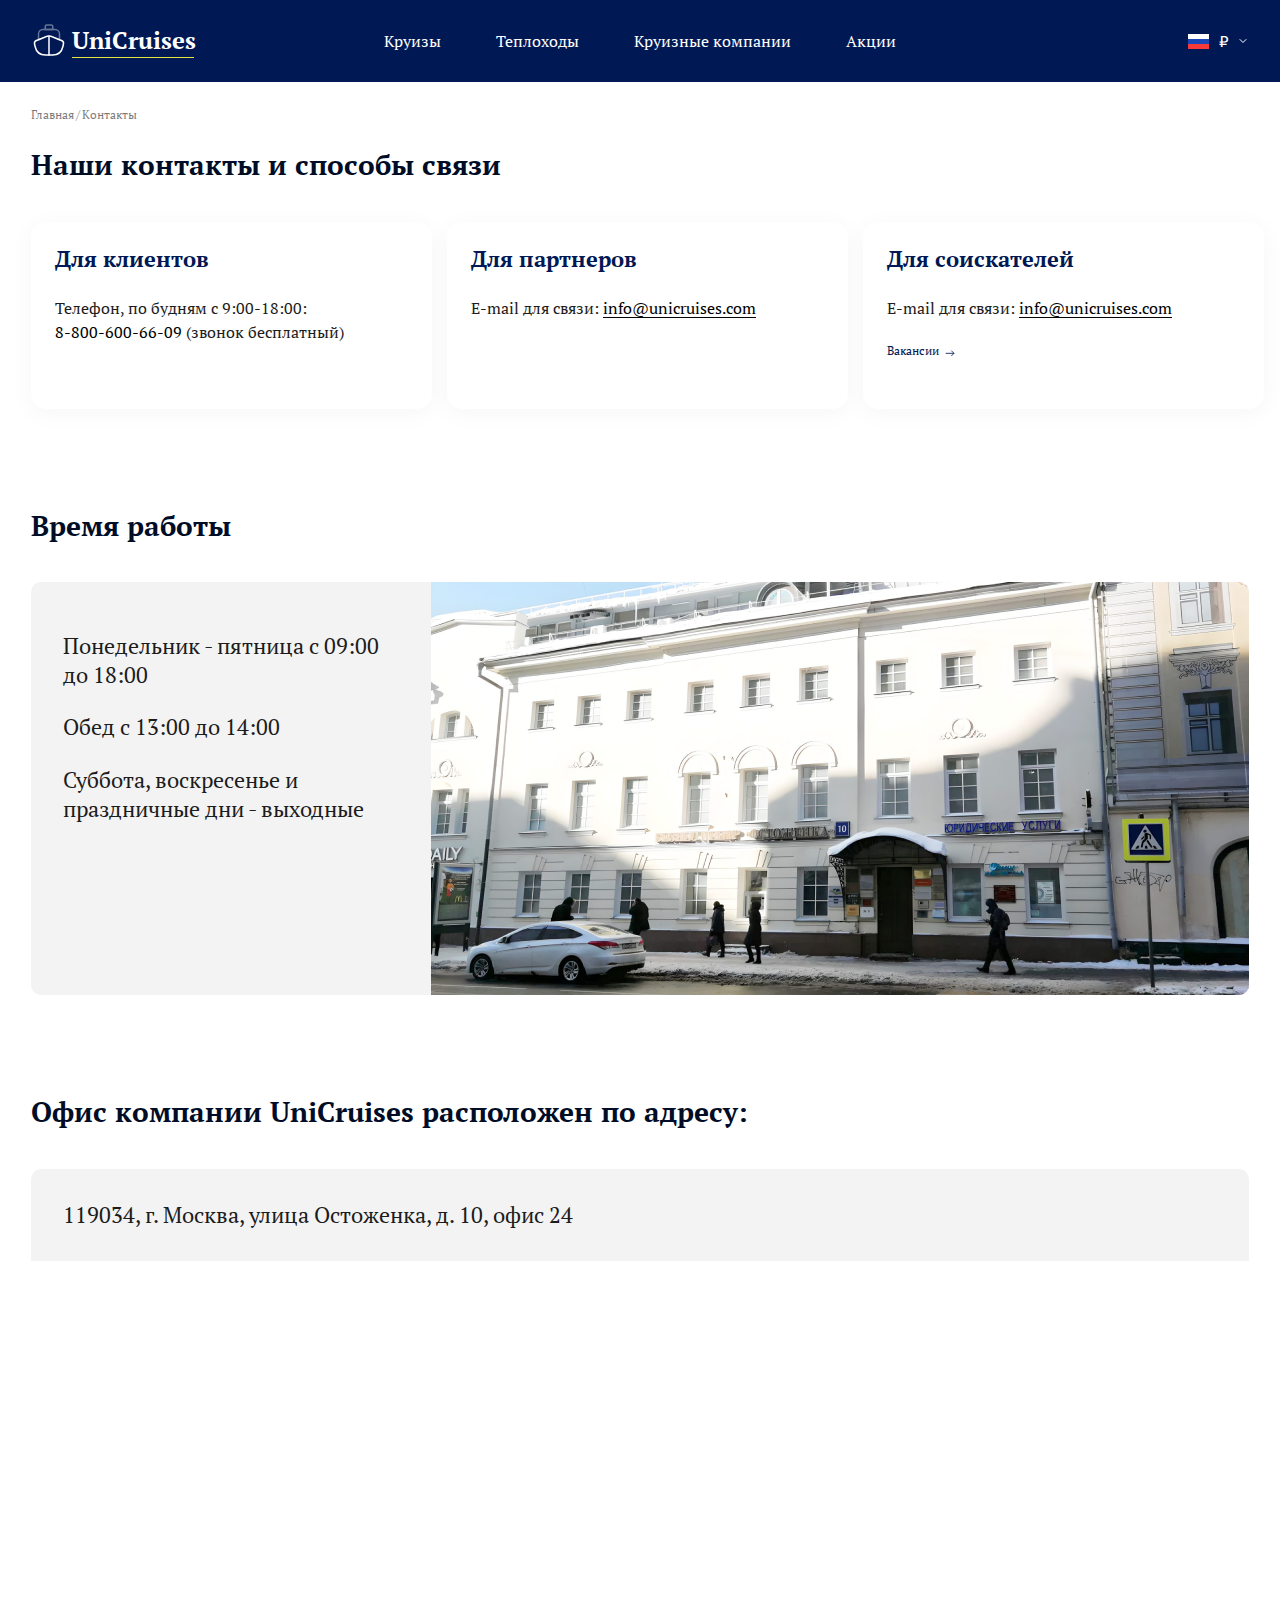
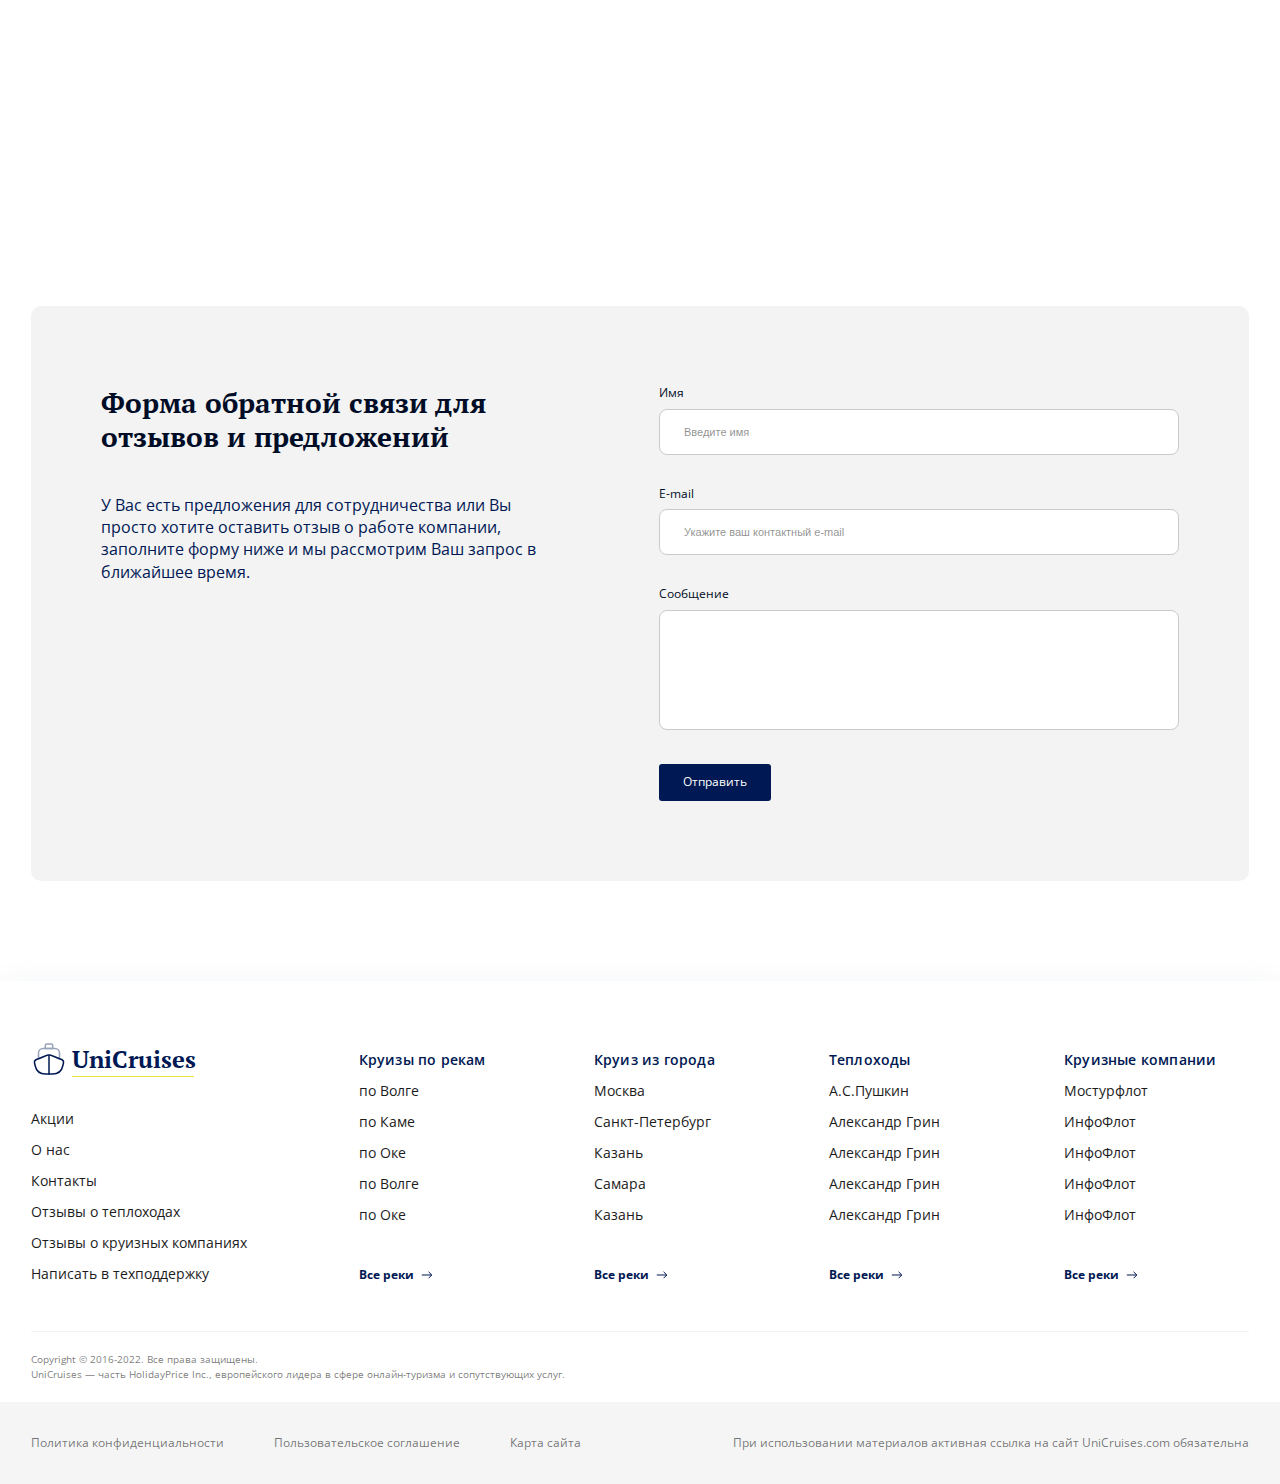
<file: contacts.html>
<!DOCTYPE html>
<html lang="ru">

<head>
  <meta charset="UTF-8">
  <meta name="viewport" content="width=device-width">
  <link rel="preconnect" href="https://fonts.googleapis.com">
  <link rel="preconnect" href="https://fonts.gstatic.com" crossorigin>
  <link href="https://fonts.googleapis.com/css2?family=PT+Serif:wght@400;700&display=swap" rel="stylesheet">
  <link href="https://fonts.googleapis.com/css2?family=Open+Sans:wght@300;400;600;700&display=swap" rel="stylesheet">
  <link rel="stylesheet" href="https://unpkg.com/swiper@8/swiper-bundle.min.css" />
  <link rel="stylesheet" href="css/nice-select2.css">
  <link rel="stylesheet" href="css/style.css">
  <link rel="stylesheet" href="css2/style.css">
  <script src="https://api-maps.yandex.ru/2.1/?lang=ru_RU&apikey=9133eb49-3a97-4b2d-90be-6b80a97a5036" type="text/javascript"></script>
  <title>Контакты</title>
</head>

<body>
  <header class="header">
    <div class="container">
      <div class="header__inner">
        <div class="header__logo">
          <a href="#" class="logo">
            <div class="logo__img">
              <svg width="36" height="36" viewBox="0 0 36 36" fill="none" xmlns="http://www.w3.org/2000/svg">
                <path
                  d="M30.63 18.5545C31.935 19.0795 32.745 20.6245 32.445 21.9895L31.83 24.7795C30.765 29.5795 27 32.9995 21.57 32.9995H14.43C8.99997 32.9995 5.23498 29.5795 4.16998 24.7795L3.55498 21.9895C3.25498 20.6245 4.06496 19.0795 5.36996 18.5545L7.49998 17.6995L15.765 14.3845C17.205 13.8145 18.795 13.8145 20.235 14.3845L28.5 17.6995L30.63 18.5545Z"
                  stroke="white" stroke-width="1.5" stroke-linecap="round" stroke-linejoin="round" />
                <path d="M18 33V15" stroke="white" stroke-width="1.5" stroke-linecap="round" stroke-linejoin="round" />
                <g opacity="0.4">
                  <path
                    d="M28.5 12V17.7L20.235 14.385C18.795 13.815 17.205 13.815 15.765 14.385L7.5 17.7V12C7.5 9.525 9.525 7.5 12 7.5H24C26.475 7.5 28.5 9.525 28.5 12Z"
                    stroke="white" stroke-width="1.5" stroke-linecap="round" stroke-linejoin="round" />
                  <path d="M21.75 7.5H14.25V4.5C14.25 3.675 14.925 3 15.75 3H20.25C21.075 3 21.75 3.675 21.75 4.5V7.5Z"
                    stroke="white" stroke-width="1.5" stroke-linecap="round" stroke-linejoin="round" />
                </g>
              </svg>
            </div>
            <span class="logo__text">
              UniCruises
            </span>
          </a>
        </div>
        <nav class="header__nav">
          <div class="header__link header__slink">
            <a class="header__slink-link" href="#">Круизы</a>
            <div class="header__submenu">
              <div class="container">
                <div class="header__submenu-inner">
                  <div class="header__submenu-col">
                    <h2 class="header__submenu-header">Города отправления</h2>
                    <nav class="header__submenu-nav">
                      <a href="#">Москва</a>
                      <a href="#">Санкт-Петербург</a>
                      <a href="#">Казань</a>
                      <a href="#">Самара</a>
                      <a href="#">Самара</a>
                      <a href="#">Самара</a>
                      <a href="#">Самара</a>
                    </nav>
                    <a href="#" class="btn btn--grey btn--bold">
                      <span>Все города</span>
                      <svg width="12" height="12" viewBox="0 0 12 12" fill="none" xmlns="http://www.w3.org/2000/svg">
                        <path d="M10.8 5.9998L7.59999 2.7998M10.8 5.9998L7.59999 9.1998M10.8 5.9998H0.799988"
                          stroke="#001853" />
                      </svg>
                    </a>
                  </div>
                  <div class="header__submenu-col">
                    <h2 class="header__submenu-header">Реки</h2>
                    <nav class="header__submenu-nav">
                      <a href="#">по Волге</a>
                      <a href="#">по Оке</a>
                      <a href="#">по Каме</a>
                      <a href="#">Самара</a>
                      <a href="#">Самара</a>
                      <a href="#">Самара</a>
                      <a href="#">Самара</a>
                    </nav>
                    <a href="#" class="btn btn--grey btn--bold">
                      <span>Все реки</span>
                      <svg width="12" height="12" viewBox="0 0 12 12" fill="none" xmlns="http://www.w3.org/2000/svg">
                        <path d="M10.8 5.9998L7.59999 2.7998M10.8 5.9998L7.59999 9.1998M10.8 5.9998H0.799988"
                          stroke="#001853" />
                      </svg>
                    </a>
                  </div>
                </div>
              </div>
            </div>
          </div>
          <div class="header__menu" id="menu">
            <a href="#" class="header__link">Теплоходы</a>
            <a href="#" class="header__link">Круизные компании</a>
            <a href="#" class="header__link">Акции</a>
            <div class="header__mlang">
              <div class="lang lang--dark">
                <div class="lang__inner">
                  <div class="lang__icon"><img src="img/icons/flag-ru.svg" alt=""></div>
                  <div class="lang__hint">₽</div>
                </div>
                <div class="lang__toggle">
                  <div class="lang__item">
                    <div class="lang__icon"><img src="img/icons/flag-ru.svg" alt=""></div>
                    <div class="lang__hint">₽</div>
                  </div>
                  <div class="lang__item">
                    <div class="lang__icon"><img src="img/icons/flag-gb.svg" alt=""></div>
                    <div class="lang__hint"><img src="img/icons/valute-dollar.svg" alt=""></div>
                  </div>
                </div>
              </div>
            </div>
          </div>
        </nav>
        <div class="header__lang">
          <div class="lang">
            <div class="lang__inner">
              <div class="lang__icon"><img src="img/icons/flag-ru.svg" alt=""></div>
              <div class="lang__hint">₽</div>
            </div>
            <div class="lang__toggle">
              <div class="lang__item">
                <div class="lang__icon"><img src="img/icons/flag-ru.svg" alt=""></div>
                <div class="lang__hint">₽</div>
              </div>
              <div class="lang__item">
                <div class="lang__icon"><img src="img/icons/flag-gb.svg" alt=""></div>
                <div class="lang__hint"><img src="img/icons/valute-dollar.svg" alt=""></div>
              </div>
            </div>
          </div>
        </div>
        <div class="header__burger">
          <div class="burger" id="menuOpen">
            <span></span>
          </div>
        </div>
      </div>
    </div>
  </header>
  <main class="main">
    <section class="contacts">
      <div class="container">
        <div class="breadcrumbs">
          <a href="#" class="breadcrumbs__link">Главная</a>
          <span>/</span>
          <span class="breadcrumbs__link">Контакты</span>
        </div>
        <div class="contacts__inner">
          <h2 class="section__title mb-40">Наши контакты и способы связи</h2>
          <div class="contacts__items">
            <div class="contacts__item">
              <div class="contacts__item-title">Для клиентов</div>
              <div class="contacts__item-text">
                Телефон, по будням c 9:00-18:00: <br>
                <a class="tel" href="">8-800-600-66-09</a> (звонок бесплатный)
              </div>
            </div>
            <div class="contacts__item">
              <div class="contacts__item-title">Для партнеров</div>
              <div class="contacts__item-text">
                E-mail для связи: <a class="mail" href="">info@unicruises.com</a>
              </div>
            </div>
            <div class="contacts__item">
              <div class="contacts__item-title">Для соискателей</div>
              <div class="contacts__item-text">
                E-mail для связи: <a class="mail" href="">info@unicruises.com</a>
              </div>
              <a href="" class="contacts__item-link">
                <span>Вакансии</span>
                <i>
                  <svg width="12" height="8" viewBox="0 0 12 8" fill="none" xmlns="http://www.w3.org/2000/svg">
                    <path d="M10.8 4.00078L7.60005 0.800781M10.8 4.00078L7.60005 7.20078M10.8 4.00078H0.800049" stroke="#001853"/>
                  </svg>
                </i>
              </a>
            </div>
          </div>
        </div>
      </div>
    </section>
    <section class="schedule">
      <div class="container">
        <div class="schedule__inner">
          <h2 class="section__title mb-40">Время работы </h2>
          <div class="schedule__content">
            <div class="schedule__desc">
              <div class="schedule__text">
                <p>Понедельник - пятница с 09:00 до 18:00</p>
                <p>Обед с 13:00 до 14:00</p>
                <p>Суббота, воскресенье и праздничные дни - выходные</p>
              </div>
            </div>
            <div class="schedule__img">
              <img src="img/schedule-ing.png" alt="">
            </div>
          </div>
        </div>
      </div>
    </section>
    <section class="address">
      <div class="container">
        <div class="address__inner">
          <h2 class="section__title mb-40">Офис компании UniCruises расположен по адресу: </h2>
          <div class="address__content">
            <div class="address__text">
              <p>119034, г. Москва, улица Остоженка, д. 10, офис 24</p>
            </div>
            <div id="map" class="map"></div>
          </div>
        </div>
      </div>
    </section>
    <section class="connection">
      <div class="container">
        <div class="connection__inner">
          <div class="connection__content">
            <div class="connection__desc">
              <h2 class="section__title mb-40">Форма обратной связи для отзывов и предложений</h2>
              <div class="connection__text">
                <p>У Вас есть предложения для сотрудничества или Вы просто хотите оставить отзыв о работе компании, заполните форму ниже и мы рассмотрим Ваш запрос в ближайшее время.</p>
              </div>
            </div>
            <form class="connection__form">
              <fieldset class="connection__form-group">
                <span>Имя</span>
                <input type="text" placeholder="Введите имя">
              </fieldset>
              <fieldset class="connection__form-group">
                <span>E-mail</span>
                <input type="email" placeholder="Укажите ваш контактный e-mail">
              </fieldset>
              <fieldset class="connection__form-group">
                <span>Сообщение</span>
                <textarea></textarea>
              </fieldset>
              <button class="connection__form-btn btn btn--blue">Отправить</button>
            </form>
          </div>
        </div>
      </div>
    </section>
  </main>
  <footer class="footer">
    <div class="container">
      <div class="footer__inner">
        <div class="footer__item">
          <a href="#" class="logo logo--dark">
            <div class="logo__img">
              <svg width="36" height="36" viewBox="0 0 36 36" fill="none" xmlns="http://www.w3.org/2000/svg">
                <path
                  d="M30.63 18.5545C31.935 19.0795 32.745 20.6245 32.445 21.9895L31.83 24.7795C30.765 29.5795 27 32.9995 21.57 32.9995H14.43C8.99997 32.9995 5.23498 29.5795 4.16998 24.7795L3.55498 21.9895C3.25498 20.6245 4.06496 19.0795 5.36996 18.5545L7.49998 17.6995L15.765 14.3845C17.205 13.8145 18.795 13.8145 20.235 14.3845L28.5 17.6995L30.63 18.5545Z"
                  stroke="white" stroke-width="1.5" stroke-linecap="round" stroke-linejoin="round" />
                <path d="M18 33V15" stroke="white" stroke-width="1.5" stroke-linecap="round" stroke-linejoin="round" />
                <g opacity="0.4">
                  <path
                    d="M28.5 12V17.7L20.235 14.385C18.795 13.815 17.205 13.815 15.765 14.385L7.5 17.7V12C7.5 9.525 9.525 7.5 12 7.5H24C26.475 7.5 28.5 9.525 28.5 12Z"
                    stroke="white" stroke-width="1.5" stroke-linecap="round" stroke-linejoin="round" />
                  <path d="M21.75 7.5H14.25V4.5C14.25 3.675 14.925 3 15.75 3H20.25C21.075 3 21.75 3.675 21.75 4.5V7.5Z"
                    stroke="white" stroke-width="1.5" stroke-linecap="round" stroke-linejoin="round" />
                </g>
              </svg>
            </div>
            <span class="logo__text">
              UniCruises
            </span>
          </a>
          <nav class="footer__menu">
            <a href="#">Акции</a>
            <a href="#">О нас</a>
            <a href="#">Контакты</a>
            <a href="#">Отзывы о теплоходах</a>
            <a href="#">Отзывы о круизных компаниях</a>
            <a href="#">Написать в техподдержку</a>
          </nav>
        </div>
        <div class="footer__item">
          <span class="footer__header footer__ToggleMenu">Круизы по рекам</span>
          <nav class="footer__menu footer__ToggledMenu">
            <a href="#">по Волге</a>
            <a href="#">по Каме</a>
            <a href="#">по Оке</a>
            <a href="#">по Волге</a>
            <a href="#">по Оке</a>
            <a href="#" class="footer__more">
              <span>Все реки</span>
              <svg width="12" height="12" viewBox="0 0 12 12" fill="none" xmlns="http://www.w3.org/2000/svg">
                <path d="M10.8 5.9998L7.59999 2.7998M10.8 5.9998L7.59999 9.1998M10.8 5.9998H0.799988"
                  stroke="#001853" />
              </svg>
            </a>
          </nav>
        </div>
        <div class="footer__item">
          <span class="footer__header footer__ToggleMenu">Круиз из города</span>
          <nav class="footer__menu footer__ToggledMenu">
            <a href="#">Москва</a>
            <a href="#">Санкт-Петербург</a>
            <a href="#">Казань</a>
            <a href="#">Самара</a>
            <a href="#">Казань</a>
            <a href="#" class="footer__more">
              <span>Все реки</span>
              <svg width="12" height="12" viewBox="0 0 12 12" fill="none" xmlns="http://www.w3.org/2000/svg">
                <path d="M10.8 5.9998L7.59999 2.7998M10.8 5.9998L7.59999 9.1998M10.8 5.9998H0.799988"
                  stroke="#001853" />
              </svg>
            </a>
          </nav>
        </div>
        <div class="footer__item">
          <span class="footer__header footer__ToggleMenu">Теплоходы</span>
          <nav class="footer__menu footer__ToggledMenu">
            <a href="#">А.С.Пушкин</a>
            <a href="#">Александр Грин</a>
            <a href="#">Александр Грин</a>
            <a href="#">Александр Грин</a>
            <a href="#">Александр Грин</a>
            <a href="#" class="footer__more">
              <span>Все реки</span>
              <svg width="12" height="12" viewBox="0 0 12 12" fill="none" xmlns="http://www.w3.org/2000/svg">
                <path d="M10.8 5.9998L7.59999 2.7998M10.8 5.9998L7.59999 9.1998M10.8 5.9998H0.799988"
                  stroke="#001853" />
              </svg>
            </a>
          </nav>
        </div>
        <div class="footer__item">
          <span class="footer__header footer__ToggleMenu">Круизные компании</span>
          <nav class="footer__menu footer__ToggledMenu">
            <a href="#">Мостурфлот</a>
            <a href="#">ИнфоФлот</a>
            <a href="#">ИнфоФлот</a>
            <a href="#">ИнфоФлот</a>
            <a href="#">ИнфоФлот</a>
            <a href="#" class="footer__more">
              <span>Все реки</span>
              <svg width="12" height="12" viewBox="0 0 12 12" fill="none" xmlns="http://www.w3.org/2000/svg">
                <path d="M10.8 5.9998L7.59999 2.7998M10.8 5.9998L7.59999 9.1998M10.8 5.9998H0.799988"
                  stroke="#001853" />
              </svg>
            </a>
          </nav>
        </div>
      </div>
      <div class="footer__copy">
        <p>Copyright © 2016-2022. Все права защищены.</p>
        <p>UniCruises — часть HolidayPrice Inc., европейского лидера в сфере онлайн-туризма и сопутствующих услуг.</p>
      </div>
    </div>
    <div class="footer__bottom">
      <div class="container">
        <div class="footer__info">
          <nav class="footer__info-nav">
            <a href="#">Политика конфиденциальности</a>
            <a href="#">Пользовательское соглашение</a>
            <a href="#">Карта сайта</a>
          </nav>
          <div class="footer__info-text">
            <span>При использовании материалов активная ссылка на сайт UniCruises.com обязательна</span>
          </div>
        </div>
      </div>
    </div>
  </footer>

  <script src="https://cdn.jsdelivr.net/npm/@fancyapps/ui@4.0/dist/fancybox.umd.js"></script>
  <script src="https://unpkg.com/swiper@8/swiper-bundle.min.js"></script>
  <script src="js/nice-select2.js"></script>
  <script src="js/main.js"></script>

  <script type="text/javascript">
    ymaps.ready(init);

    function init() {
      var myMap = new ymaps.Map("map", {
        center: [55.742605, 37.599911],
        zoom: 15
      });

      var myPlacemark = new ymaps.Placemark([55.742605, 37.599911], null, {
        iconLayout: 'default#image',
        iconImageHref: "img/map-icon.svg",
        iconImageSize: [45, 60],
        // iconImageOffset: [-15, -44]
      });
      myMap.geoObjects.add(myPlacemark);
      myMap.behaviors.disable('scrollZoom');

    }
  </script>

</body>

</html>
</file>
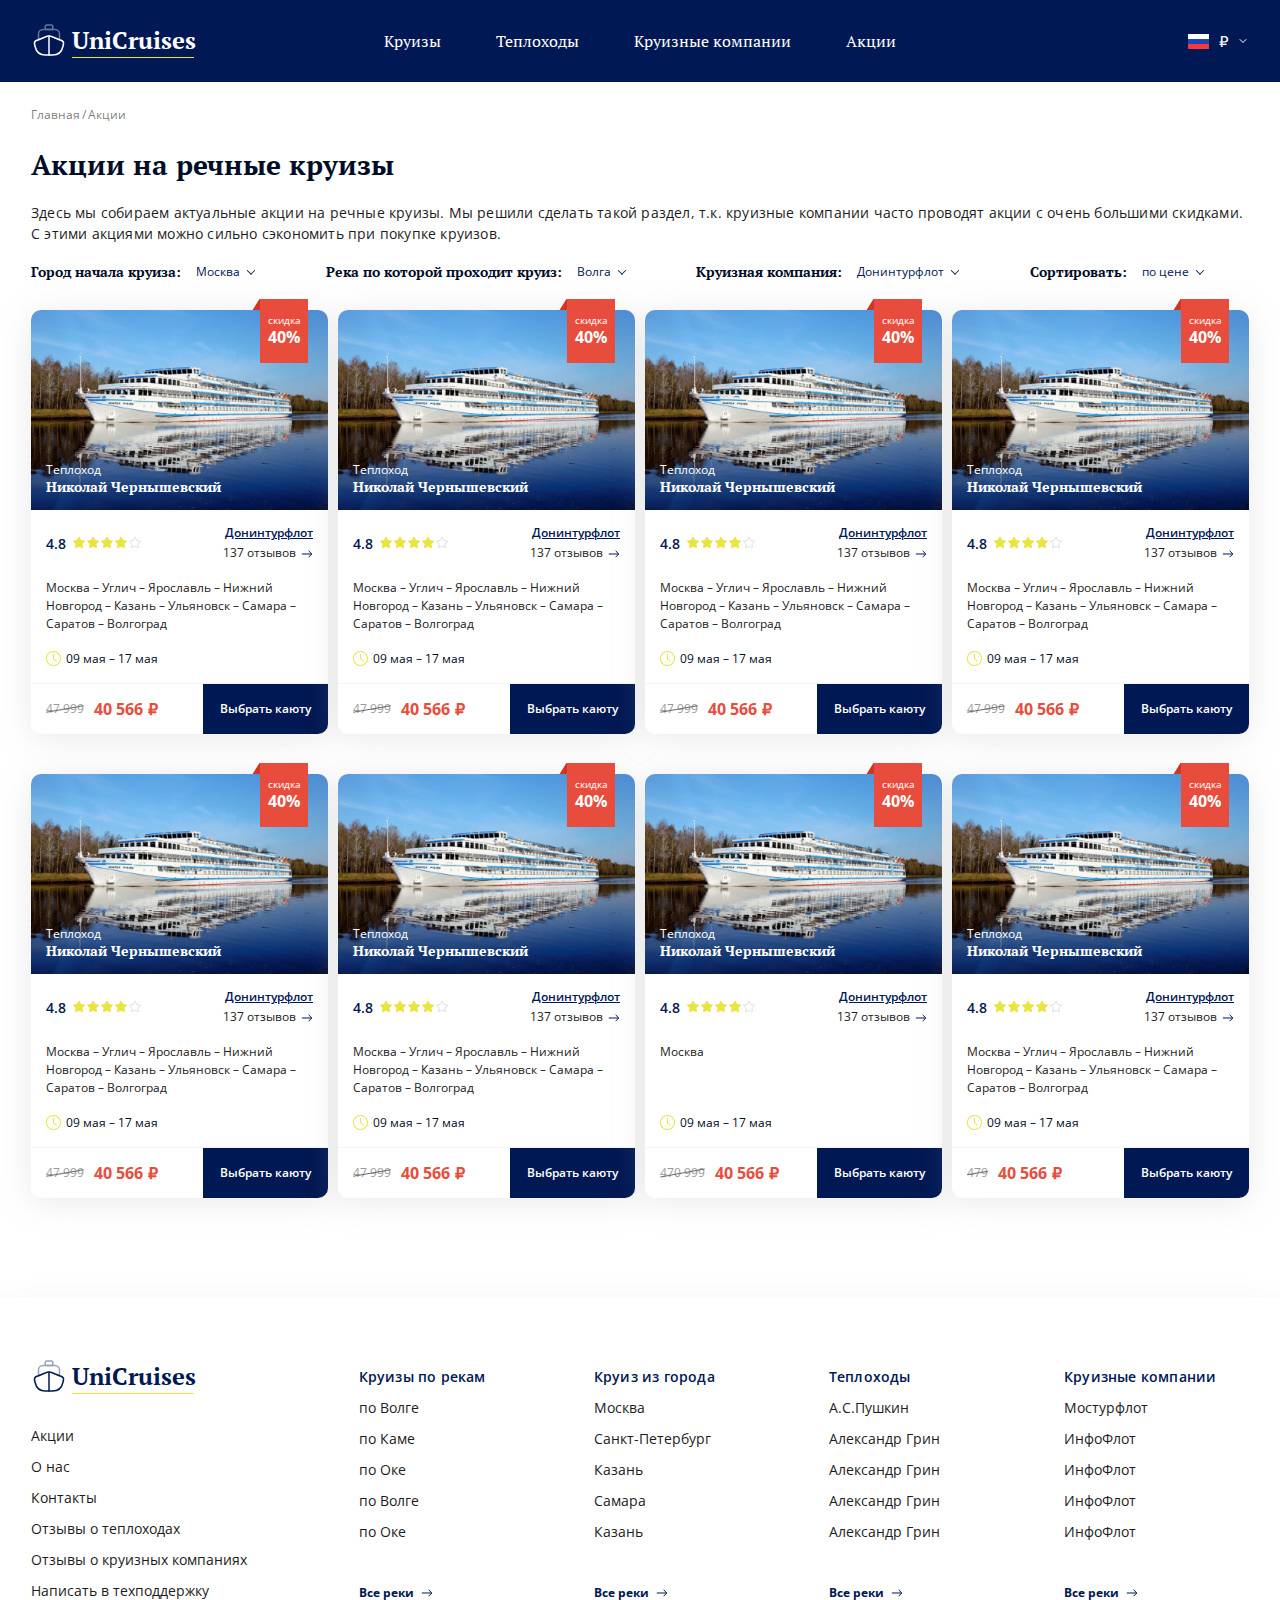
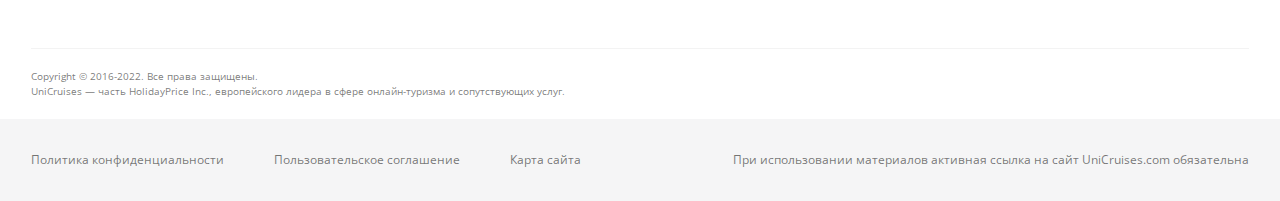
<file: discount.html>
<!DOCTYPE html>
<html lang="ru">

<head>
  <meta charset="UTF-8">
  <meta name="viewport" content="width=device-width">
  <link rel="preconnect" href="https://fonts.googleapis.com">
  <link rel="preconnect" href="https://fonts.gstatic.com" crossorigin>
  <link href="https://fonts.googleapis.com/css2?family=PT+Serif:wght@400;700&display=swap" rel="stylesheet">
  <link href="https://fonts.googleapis.com/css2?family=Open+Sans:wght@300;400;600;700&display=swap" rel="stylesheet">
  <link rel="stylesheet" href="https://unpkg.com/swiper@8/swiper-bundle.min.css" />
  <link rel="stylesheet" href="css/nice-select2.css">
  <link rel="stylesheet" href="css/style.css">
  <title>Cruises</title>
</head>

<body>
  <header class="header">
    <div class="container">
      <div class="header__inner">
        <div class="header__logo">
          <a href="#" class="logo">
            <div class="logo__img">
              <svg width="36" height="36" viewBox="0 0 36 36" fill="none" xmlns="http://www.w3.org/2000/svg">
                <path
                  d="M30.63 18.5545C31.935 19.0795 32.745 20.6245 32.445 21.9895L31.83 24.7795C30.765 29.5795 27 32.9995 21.57 32.9995H14.43C8.99997 32.9995 5.23498 29.5795 4.16998 24.7795L3.55498 21.9895C3.25498 20.6245 4.06496 19.0795 5.36996 18.5545L7.49998 17.6995L15.765 14.3845C17.205 13.8145 18.795 13.8145 20.235 14.3845L28.5 17.6995L30.63 18.5545Z"
                  stroke="white" stroke-width="1.5" stroke-linecap="round" stroke-linejoin="round" />
                <path d="M18 33V15" stroke="white" stroke-width="1.5" stroke-linecap="round" stroke-linejoin="round" />
                <g opacity="0.4">
                  <path
                    d="M28.5 12V17.7L20.235 14.385C18.795 13.815 17.205 13.815 15.765 14.385L7.5 17.7V12C7.5 9.525 9.525 7.5 12 7.5H24C26.475 7.5 28.5 9.525 28.5 12Z"
                    stroke="white" stroke-width="1.5" stroke-linecap="round" stroke-linejoin="round" />
                  <path d="M21.75 7.5H14.25V4.5C14.25 3.675 14.925 3 15.75 3H20.25C21.075 3 21.75 3.675 21.75 4.5V7.5Z"
                    stroke="white" stroke-width="1.5" stroke-linecap="round" stroke-linejoin="round" />
                </g>
              </svg>
            </div>
            <span class="logo__text">
              UniCruises
            </span>
          </a>
        </div>
        <nav class="header__nav">
          <div class="header__link header__slink">
            <a class="header__slink-link" href="#">Круизы</a>
            <div class="header__submenu">
              <div class="container">
                <div class="header__submenu-inner">
                  <div class="header__submenu-col">
                    <h2 class="header__submenu-header">Города отправления</h2>
                    <nav class="header__submenu-nav">
                      <a href="#">Москва</a>
                      <a href="#">Санкт-Петербург</a>
                      <a href="#">Казань</a>
                      <a href="#">Самара</a>
                      <a href="#">Самара</a>
                      <a href="#">Самара</a>
                      <a href="#">Самара</a>
                    </nav>
                    <a href="#" class="btn btn--grey btn--bold">
                      <span>Все города</span>
                      <svg width="12" height="12" viewBox="0 0 12 12" fill="none" xmlns="http://www.w3.org/2000/svg">
                        <path d="M10.8 5.9998L7.59999 2.7998M10.8 5.9998L7.59999 9.1998M10.8 5.9998H0.799988"
                          stroke="#001853" />
                      </svg>
                    </a>
                  </div>
                  <div class="header__submenu-col">
                    <h2 class="header__submenu-header">Реки</h2>
                    <nav class="header__submenu-nav">
                      <a href="#">по Волге</a>
                      <a href="#">по Оке</a>
                      <a href="#">по Каме</a>
                      <a href="#">Самара</a>
                      <a href="#">Самара</a>
                      <a href="#">Самара</a>
                      <a href="#">Самара</a>
                    </nav>
                    <a href="#" class="btn btn--grey btn--bold">
                      <span>Все реки</span>
                      <svg width="12" height="12" viewBox="0 0 12 12" fill="none" xmlns="http://www.w3.org/2000/svg">
                        <path d="M10.8 5.9998L7.59999 2.7998M10.8 5.9998L7.59999 9.1998M10.8 5.9998H0.799988"
                          stroke="#001853" />
                      </svg>
                    </a>
                  </div>
                </div>
              </div>
            </div>
          </div>
          <div class="header__menu" id="menu">
            <a href="#" class="header__link">Теплоходы</a>
            <a href="#" class="header__link">Круизные компании</a>
            <a href="#" class="header__link">Акции</a>
            <div class="header__mlang">
              <div class="lang lang--dark">
                <div class="lang__inner">
                  <div class="lang__icon"><img src="img/icons/flag-ru.svg" alt=""></div>
                  <div class="lang__hint">₽</div>
                </div>
                <div class="lang__toggle">
                  <div class="lang__item">
                    <div class="lang__icon"><img src="img/icons/flag-ru.svg" alt=""></div>
                    <div class="lang__hint">₽</div>
                  </div>
                  <div class="lang__item">
                    <div class="lang__icon"><img src="img/icons/flag-gb.svg" alt=""></div>
                    <div class="lang__hint"><img src="img/icons/valute-dollar.svg" alt=""></div>
                  </div>
                </div>
              </div>
            </div>
          </div>
        </nav>
        <div class="header__lang">
          <div class="lang">
            <div class="lang__inner">
              <div class="lang__icon"><img src="img/icons/flag-ru.svg" alt=""></div>
              <div class="lang__hint">₽</div>
            </div>
            <div class="lang__toggle">
              <div class="lang__item">
                <div class="lang__icon"><img src="img/icons/flag-ru.svg" alt=""></div>
                <div class="lang__hint">₽</div>
              </div>
              <div class="lang__item">
                <div class="lang__icon"><img src="img/icons/flag-gb.svg" alt=""></div>
                <div class="lang__hint"><img src="img/icons/valute-dollar.svg" alt=""></div>
              </div>
            </div>
          </div>
        </div>
        <div class="header__burger">
          <div class="burger" id="menuOpen">
            <span></span>
          </div>
        </div>
      </div>
    </div>
  </header>
  <main class="main">
    <section class="cruisecards section">
      <div class="container">
        <div class="breadcrumbs">
          <a href="#" class="breadcrumbs__link">Главная</a>
          <span>/</span>
          <span class="breadcrumbs__link">Акции</span>
        </div>
        <h1 class="section__title">Акции на речные круизы</h1>
        <p class="section__hint">Здесь мы собираем актуальные акции на речные круизы. Мы решили сделать такой раздел,
          т.к. круизные компании часто проводят акции с очень большими скидками. С этими акциями можно сильно сэкономить
          при покупке круизов.</p>
        <div>
          <div class="sort">
            <div class="sort__item">
              <span class="sort__hint">Город начала круиза:</span>
              <div class="sort__select">
                <select id="citySort2">
                  <option value="1" selected>Москва</option>
                  <option value="2">Углич</option>
                  <option value="2">Ярославль</option>
                </select>
              </div>
            </div>
            <div class="sort__item">
              <span class="sort__hint">Река по которой проходит круиз:</span>
              <div class="sort__select">
                <select id="riverSort2">
                  <option value="1" selected>Волга</option>
                  <option value="2">Ока</option>
                  <option value="2">Енисей</option>
                </select>
              </div>
            </div>
            <div class="sort__item">
              <span class="sort__hint">Круизная компания:</span>
              <div class="sort__select">
                <select id="companySort2">
                  <option value="1" selected>Донинтурфлот</option>
                  <option value="2">Белый лебедь</option>
                  <option value="2">Гама</option>
                </select>
              </div>
            </div>
            <div class="sort__item">
              <span class="sort__hint">Сортировать:</span>
              <div class="sort__select">
                <select id="priceSort2">
                  <option value="1" selected>по цене</option>
                  <option value="2">по рейтингу</option>
                  <option value="2">по дате</option>
                </select>
              </div>
            </div>
          </div>
          <div class="cruisecards__list">
            <div class="cruisecards__item">
              <div class="cruisecards__item-discount">
                <span class="cruisecards__item-discount__hint">скидка</span>
                <span class="cruisecards__item-discount__num">40%</span>
              </div>
              <span class="cruisecards__item-type">Теплоход</span>
              <h2 class="cruisecards__item-title">Николай Чернышевский</h2>
              <a href="#" class="cruisecards__item-preview" style="background-image: url('img/discount/item.jpg');">
              </a>
              <div class="cruisecards__item-body">
                <div class="cruisecards__item-info">
                  <div class="stars" data-rate="4">
                    <div class="stars__rate">
                      4.8
                    </div>
                    <div class="stars__view">
                      <div class="stars__item">
                        <svg width="14" height="14" viewBox="0 0 14 14" fill="none" xmlns="http://www.w3.org/2000/svg">
                          <path
                            d="M7 1.07149L8.69731 4.2885L8.81204 4.50594L9.05429 4.54786L12.6383 5.16799L10.1033 7.77634L9.93194 7.95265L9.96694 8.19599L10.4847 11.7963L7.22062 10.1913L7 10.0828L6.77938 10.1913L3.51531 11.7963L4.03306 8.19599L4.06806 7.95265L3.89671 7.77634L1.36165 5.16799L4.94571 4.54786L5.18796 4.50594L5.30269 4.2885L7 1.07149Z"
                            stroke="#E0E0E0" />
                        </svg>
                      </div>
                      <div class="stars__item">
                        <svg width="14" height="14" viewBox="0 0 14 14" fill="none" xmlns="http://www.w3.org/2000/svg">
                          <path
                            d="M7 1.07149L8.69731 4.2885L8.81204 4.50594L9.05429 4.54786L12.6383 5.16799L10.1033 7.77634L9.93194 7.95265L9.96694 8.19599L10.4847 11.7963L7.22062 10.1913L7 10.0828L6.77938 10.1913L3.51531 11.7963L4.03306 8.19599L4.06806 7.95265L3.89671 7.77634L1.36165 5.16799L4.94571 4.54786L5.18796 4.50594L5.30269 4.2885L7 1.07149Z"
                            stroke="#E0E0E0" />
                        </svg>
                      </div>
                      <div class="stars__item">
                        <svg width="14" height="14" viewBox="0 0 14 14" fill="none" xmlns="http://www.w3.org/2000/svg">
                          <path
                            d="M7 1.07149L8.69731 4.2885L8.81204 4.50594L9.05429 4.54786L12.6383 5.16799L10.1033 7.77634L9.93194 7.95265L9.96694 8.19599L10.4847 11.7963L7.22062 10.1913L7 10.0828L6.77938 10.1913L3.51531 11.7963L4.03306 8.19599L4.06806 7.95265L3.89671 7.77634L1.36165 5.16799L4.94571 4.54786L5.18796 4.50594L5.30269 4.2885L7 1.07149Z"
                            stroke="#E0E0E0" />
                        </svg>
                      </div>
                      <div class="stars__item">
                        <svg width="14" height="14" viewBox="0 0 14 14" fill="none" xmlns="http://www.w3.org/2000/svg">
                          <path
                            d="M7 1.07149L8.69731 4.2885L8.81204 4.50594L9.05429 4.54786L12.6383 5.16799L10.1033 7.77634L9.93194 7.95265L9.96694 8.19599L10.4847 11.7963L7.22062 10.1913L7 10.0828L6.77938 10.1913L3.51531 11.7963L4.03306 8.19599L4.06806 7.95265L3.89671 7.77634L1.36165 5.16799L4.94571 4.54786L5.18796 4.50594L5.30269 4.2885L7 1.07149Z"
                            stroke="#E0E0E0" />
                        </svg>
                      </div>
                      <div class="stars__item">
                        <svg width="14" height="14" viewBox="0 0 14 14" fill="none" xmlns="http://www.w3.org/2000/svg">
                          <path
                            d="M7 1.07149L8.69731 4.2885L8.81204 4.50594L9.05429 4.54786L12.6383 5.16799L10.1033 7.77634L9.93194 7.95265L9.96694 8.19599L10.4847 11.7963L7.22062 10.1913L7 10.0828L6.77938 10.1913L3.51531 11.7963L4.03306 8.19599L4.06806 7.95265L3.89671 7.77634L1.36165 5.16799L4.94571 4.54786L5.18796 4.50594L5.30269 4.2885L7 1.07149Z"
                            stroke="#E0E0E0" />
                        </svg>
                      </div>
                    </div>
                  </div>
                  <div class="cruisecards__item-reviews">
                    <a href="#" class="cruisecards__item-reviews__name">Донинтурфлот</a>
                    <a href="#" class="link">
                      <span>137 отзывов</span>
                      <img src="img/icons/arrow-right.svg" alt="">
                    </a>
                  </div>
                </div>
                <p class="cruisecards__item-about">Москва – Углич – Ярославль – Нижний Новгород – Казань – Ульяновск –
                  Самара
                  – Саратов – Волгоград</p>
                <div class="cruisecards__item-date">
                  <img src="img/icons/clock.svg" alt="">
                  <span>09 мая – 17 мая</span>
                </div>
              </div>
              <div class="cruisecards__item-footer">
                <div class="cruisecards__item-price">
                  <span class="cruisecards__item-price__old">47 999</span>
                  <span class="cruisecards__item-price__new">40 566 ₽</span>
                </div>
                <div class="cruisecards__item-btn">
                  <a href="#" class="btn btn--blue btn--bold">Выбрать каюту</a>
                </div>
              </div>
            </div>
            <div class="cruisecards__item">
              <div class="cruisecards__item-discount">
                <span class="cruisecards__item-discount__hint">скидка</span>
                <span class="cruisecards__item-discount__num">40%</span>
              </div>
              <span class="cruisecards__item-type">Теплоход</span>
              <h2 class="cruisecards__item-title">Николай Чернышевский</h2>
              <a href="#" class="cruisecards__item-preview" style="background-image: url('img/discount/item.jpg');">
              </a>
              <div class="cruisecards__item-body">
                <div class="cruisecards__item-info">
                  <div class="stars" data-rate="4">
                    <div class="stars__rate">
                      4.8
                    </div>
                    <div class="stars__view">
                      <div class="stars__item">
                        <svg width="14" height="14" viewBox="0 0 14 14" fill="none" xmlns="http://www.w3.org/2000/svg">
                          <path
                            d="M7 1.07149L8.69731 4.2885L8.81204 4.50594L9.05429 4.54786L12.6383 5.16799L10.1033 7.77634L9.93194 7.95265L9.96694 8.19599L10.4847 11.7963L7.22062 10.1913L7 10.0828L6.77938 10.1913L3.51531 11.7963L4.03306 8.19599L4.06806 7.95265L3.89671 7.77634L1.36165 5.16799L4.94571 4.54786L5.18796 4.50594L5.30269 4.2885L7 1.07149Z"
                            stroke="#E0E0E0" />
                        </svg>
                      </div>
                      <div class="stars__item">
                        <svg width="14" height="14" viewBox="0 0 14 14" fill="none" xmlns="http://www.w3.org/2000/svg">
                          <path
                            d="M7 1.07149L8.69731 4.2885L8.81204 4.50594L9.05429 4.54786L12.6383 5.16799L10.1033 7.77634L9.93194 7.95265L9.96694 8.19599L10.4847 11.7963L7.22062 10.1913L7 10.0828L6.77938 10.1913L3.51531 11.7963L4.03306 8.19599L4.06806 7.95265L3.89671 7.77634L1.36165 5.16799L4.94571 4.54786L5.18796 4.50594L5.30269 4.2885L7 1.07149Z"
                            stroke="#E0E0E0" />
                        </svg>
                      </div>
                      <div class="stars__item">
                        <svg width="14" height="14" viewBox="0 0 14 14" fill="none" xmlns="http://www.w3.org/2000/svg">
                          <path
                            d="M7 1.07149L8.69731 4.2885L8.81204 4.50594L9.05429 4.54786L12.6383 5.16799L10.1033 7.77634L9.93194 7.95265L9.96694 8.19599L10.4847 11.7963L7.22062 10.1913L7 10.0828L6.77938 10.1913L3.51531 11.7963L4.03306 8.19599L4.06806 7.95265L3.89671 7.77634L1.36165 5.16799L4.94571 4.54786L5.18796 4.50594L5.30269 4.2885L7 1.07149Z"
                            stroke="#E0E0E0" />
                        </svg>
                      </div>
                      <div class="stars__item">
                        <svg width="14" height="14" viewBox="0 0 14 14" fill="none" xmlns="http://www.w3.org/2000/svg">
                          <path
                            d="M7 1.07149L8.69731 4.2885L8.81204 4.50594L9.05429 4.54786L12.6383 5.16799L10.1033 7.77634L9.93194 7.95265L9.96694 8.19599L10.4847 11.7963L7.22062 10.1913L7 10.0828L6.77938 10.1913L3.51531 11.7963L4.03306 8.19599L4.06806 7.95265L3.89671 7.77634L1.36165 5.16799L4.94571 4.54786L5.18796 4.50594L5.30269 4.2885L7 1.07149Z"
                            stroke="#E0E0E0" />
                        </svg>
                      </div>
                      <div class="stars__item">
                        <svg width="14" height="14" viewBox="0 0 14 14" fill="none" xmlns="http://www.w3.org/2000/svg">
                          <path
                            d="M7 1.07149L8.69731 4.2885L8.81204 4.50594L9.05429 4.54786L12.6383 5.16799L10.1033 7.77634L9.93194 7.95265L9.96694 8.19599L10.4847 11.7963L7.22062 10.1913L7 10.0828L6.77938 10.1913L3.51531 11.7963L4.03306 8.19599L4.06806 7.95265L3.89671 7.77634L1.36165 5.16799L4.94571 4.54786L5.18796 4.50594L5.30269 4.2885L7 1.07149Z"
                            stroke="#E0E0E0" />
                        </svg>
                      </div>
                    </div>
                  </div>
                  <div class="cruisecards__item-reviews">
                    <a href="#" class="cruisecards__item-reviews__name">Донинтурфлот</a>
                    <a href="#" class="link">
                      <span>137 отзывов</span>
                      <img src="img/icons/arrow-right.svg" alt="">
                    </a>
                  </div>
                </div>
                <p class="cruisecards__item-about">Москва – Углич – Ярославль – Нижний Новгород – Казань – Ульяновск –
                  Самара
                  – Саратов – Волгоград</p>
                <div class="cruisecards__item-date">
                  <img src="img/icons/clock.svg" alt="">
                  <span>09 мая – 17 мая</span>
                </div>
              </div>
              <div class="cruisecards__item-footer">
                <div class="cruisecards__item-price">
                  <span class="cruisecards__item-price__old">47 999</span>
                  <span class="cruisecards__item-price__new">40 566 ₽</span>
                </div>
                <div class="cruisecards__item-btn">
                  <a href="#" class="btn btn--blue btn--bold">Выбрать каюту</a>
                </div>
              </div>
            </div>
            <div class="cruisecards__item">
              <div class="cruisecards__item-discount">
                <span class="cruisecards__item-discount__hint">скидка</span>
                <span class="cruisecards__item-discount__num">40%</span>
              </div>
              <span class="cruisecards__item-type">Теплоход</span>
              <h2 class="cruisecards__item-title">Николай Чернышевский</h2>
              <a href="#" class="cruisecards__item-preview" style="background-image: url('img/discount/item.jpg');">
              </a>
              <div class="cruisecards__item-body">
                <div class="cruisecards__item-info">
                  <div class="stars" data-rate="4">
                    <div class="stars__rate">
                      4.8
                    </div>
                    <div class="stars__view">
                      <div class="stars__item">
                        <svg width="14" height="14" viewBox="0 0 14 14" fill="none" xmlns="http://www.w3.org/2000/svg">
                          <path
                            d="M7 1.07149L8.69731 4.2885L8.81204 4.50594L9.05429 4.54786L12.6383 5.16799L10.1033 7.77634L9.93194 7.95265L9.96694 8.19599L10.4847 11.7963L7.22062 10.1913L7 10.0828L6.77938 10.1913L3.51531 11.7963L4.03306 8.19599L4.06806 7.95265L3.89671 7.77634L1.36165 5.16799L4.94571 4.54786L5.18796 4.50594L5.30269 4.2885L7 1.07149Z"
                            stroke="#E0E0E0" />
                        </svg>
                      </div>
                      <div class="stars__item">
                        <svg width="14" height="14" viewBox="0 0 14 14" fill="none" xmlns="http://www.w3.org/2000/svg">
                          <path
                            d="M7 1.07149L8.69731 4.2885L8.81204 4.50594L9.05429 4.54786L12.6383 5.16799L10.1033 7.77634L9.93194 7.95265L9.96694 8.19599L10.4847 11.7963L7.22062 10.1913L7 10.0828L6.77938 10.1913L3.51531 11.7963L4.03306 8.19599L4.06806 7.95265L3.89671 7.77634L1.36165 5.16799L4.94571 4.54786L5.18796 4.50594L5.30269 4.2885L7 1.07149Z"
                            stroke="#E0E0E0" />
                        </svg>
                      </div>
                      <div class="stars__item">
                        <svg width="14" height="14" viewBox="0 0 14 14" fill="none" xmlns="http://www.w3.org/2000/svg">
                          <path
                            d="M7 1.07149L8.69731 4.2885L8.81204 4.50594L9.05429 4.54786L12.6383 5.16799L10.1033 7.77634L9.93194 7.95265L9.96694 8.19599L10.4847 11.7963L7.22062 10.1913L7 10.0828L6.77938 10.1913L3.51531 11.7963L4.03306 8.19599L4.06806 7.95265L3.89671 7.77634L1.36165 5.16799L4.94571 4.54786L5.18796 4.50594L5.30269 4.2885L7 1.07149Z"
                            stroke="#E0E0E0" />
                        </svg>
                      </div>
                      <div class="stars__item">
                        <svg width="14" height="14" viewBox="0 0 14 14" fill="none" xmlns="http://www.w3.org/2000/svg">
                          <path
                            d="M7 1.07149L8.69731 4.2885L8.81204 4.50594L9.05429 4.54786L12.6383 5.16799L10.1033 7.77634L9.93194 7.95265L9.96694 8.19599L10.4847 11.7963L7.22062 10.1913L7 10.0828L6.77938 10.1913L3.51531 11.7963L4.03306 8.19599L4.06806 7.95265L3.89671 7.77634L1.36165 5.16799L4.94571 4.54786L5.18796 4.50594L5.30269 4.2885L7 1.07149Z"
                            stroke="#E0E0E0" />
                        </svg>
                      </div>
                      <div class="stars__item">
                        <svg width="14" height="14" viewBox="0 0 14 14" fill="none" xmlns="http://www.w3.org/2000/svg">
                          <path
                            d="M7 1.07149L8.69731 4.2885L8.81204 4.50594L9.05429 4.54786L12.6383 5.16799L10.1033 7.77634L9.93194 7.95265L9.96694 8.19599L10.4847 11.7963L7.22062 10.1913L7 10.0828L6.77938 10.1913L3.51531 11.7963L4.03306 8.19599L4.06806 7.95265L3.89671 7.77634L1.36165 5.16799L4.94571 4.54786L5.18796 4.50594L5.30269 4.2885L7 1.07149Z"
                            stroke="#E0E0E0" />
                        </svg>
                      </div>
                    </div>
                  </div>
                  <div class="cruisecards__item-reviews">
                    <a href="#" class="cruisecards__item-reviews__name">Донинтурфлот</a>
                    <a href="#" class="link">
                      <span>137 отзывов</span>
                      <img src="img/icons/arrow-right.svg" alt="">
                    </a>
                  </div>
                </div>
                <p class="cruisecards__item-about">Москва – Углич – Ярославль – Нижний Новгород – Казань – Ульяновск –
                  Самара
                  – Саратов – Волгоград</p>
                <div class="cruisecards__item-date">
                  <img src="img/icons/clock.svg" alt="">
                  <span>09 мая – 17 мая</span>
                </div>
              </div>
              <div class="cruisecards__item-footer">
                <div class="cruisecards__item-price">
                  <span class="cruisecards__item-price__old">47 999</span>
                  <span class="cruisecards__item-price__new">40 566 ₽</span>
                </div>
                <div class="cruisecards__item-btn">
                  <a href="#" class="btn btn--blue btn--bold">Выбрать каюту</a>
                </div>
              </div>
            </div>
            <div class="cruisecards__item">
              <div class="cruisecards__item-discount">
                <span class="cruisecards__item-discount__hint">скидка</span>
                <span class="cruisecards__item-discount__num">40%</span>
              </div>
              <span class="cruisecards__item-type">Теплоход</span>
              <h2 class="cruisecards__item-title">Николай Чернышевский</h2>
              <a href="#" class="cruisecards__item-preview" style="background-image: url('img/discount/item.jpg');">
              </a>
              <div class="cruisecards__item-body">
                <div class="cruisecards__item-info">
                  <div class="stars" data-rate="4">
                    <div class="stars__rate">
                      4.8
                    </div>
                    <div class="stars__view">
                      <div class="stars__item">
                        <svg width="14" height="14" viewBox="0 0 14 14" fill="none" xmlns="http://www.w3.org/2000/svg">
                          <path
                            d="M7 1.07149L8.69731 4.2885L8.81204 4.50594L9.05429 4.54786L12.6383 5.16799L10.1033 7.77634L9.93194 7.95265L9.96694 8.19599L10.4847 11.7963L7.22062 10.1913L7 10.0828L6.77938 10.1913L3.51531 11.7963L4.03306 8.19599L4.06806 7.95265L3.89671 7.77634L1.36165 5.16799L4.94571 4.54786L5.18796 4.50594L5.30269 4.2885L7 1.07149Z"
                            stroke="#E0E0E0" />
                        </svg>
                      </div>
                      <div class="stars__item">
                        <svg width="14" height="14" viewBox="0 0 14 14" fill="none" xmlns="http://www.w3.org/2000/svg">
                          <path
                            d="M7 1.07149L8.69731 4.2885L8.81204 4.50594L9.05429 4.54786L12.6383 5.16799L10.1033 7.77634L9.93194 7.95265L9.96694 8.19599L10.4847 11.7963L7.22062 10.1913L7 10.0828L6.77938 10.1913L3.51531 11.7963L4.03306 8.19599L4.06806 7.95265L3.89671 7.77634L1.36165 5.16799L4.94571 4.54786L5.18796 4.50594L5.30269 4.2885L7 1.07149Z"
                            stroke="#E0E0E0" />
                        </svg>
                      </div>
                      <div class="stars__item">
                        <svg width="14" height="14" viewBox="0 0 14 14" fill="none" xmlns="http://www.w3.org/2000/svg">
                          <path
                            d="M7 1.07149L8.69731 4.2885L8.81204 4.50594L9.05429 4.54786L12.6383 5.16799L10.1033 7.77634L9.93194 7.95265L9.96694 8.19599L10.4847 11.7963L7.22062 10.1913L7 10.0828L6.77938 10.1913L3.51531 11.7963L4.03306 8.19599L4.06806 7.95265L3.89671 7.77634L1.36165 5.16799L4.94571 4.54786L5.18796 4.50594L5.30269 4.2885L7 1.07149Z"
                            stroke="#E0E0E0" />
                        </svg>
                      </div>
                      <div class="stars__item">
                        <svg width="14" height="14" viewBox="0 0 14 14" fill="none" xmlns="http://www.w3.org/2000/svg">
                          <path
                            d="M7 1.07149L8.69731 4.2885L8.81204 4.50594L9.05429 4.54786L12.6383 5.16799L10.1033 7.77634L9.93194 7.95265L9.96694 8.19599L10.4847 11.7963L7.22062 10.1913L7 10.0828L6.77938 10.1913L3.51531 11.7963L4.03306 8.19599L4.06806 7.95265L3.89671 7.77634L1.36165 5.16799L4.94571 4.54786L5.18796 4.50594L5.30269 4.2885L7 1.07149Z"
                            stroke="#E0E0E0" />
                        </svg>
                      </div>
                      <div class="stars__item">
                        <svg width="14" height="14" viewBox="0 0 14 14" fill="none" xmlns="http://www.w3.org/2000/svg">
                          <path
                            d="M7 1.07149L8.69731 4.2885L8.81204 4.50594L9.05429 4.54786L12.6383 5.16799L10.1033 7.77634L9.93194 7.95265L9.96694 8.19599L10.4847 11.7963L7.22062 10.1913L7 10.0828L6.77938 10.1913L3.51531 11.7963L4.03306 8.19599L4.06806 7.95265L3.89671 7.77634L1.36165 5.16799L4.94571 4.54786L5.18796 4.50594L5.30269 4.2885L7 1.07149Z"
                            stroke="#E0E0E0" />
                        </svg>
                      </div>
                    </div>
                  </div>
                  <div class="cruisecards__item-reviews">
                    <a href="#" class="cruisecards__item-reviews__name">Донинтурфлот</a>
                    <a href="#" class="link">
                      <span>137 отзывов</span>
                      <img src="img/icons/arrow-right.svg" alt="">
                    </a>
                  </div>
                </div>
                <p class="cruisecards__item-about">Москва – Углич – Ярославль – Нижний Новгород – Казань – Ульяновск –
                  Самара
                  – Саратов – Волгоград</p>
                <div class="cruisecards__item-date">
                  <img src="img/icons/clock.svg" alt="">
                  <span>09 мая – 17 мая</span>
                </div>
              </div>
              <div class="cruisecards__item-footer">
                <div class="cruisecards__item-price">
                  <span class="cruisecards__item-price__old">47 999</span>
                  <span class="cruisecards__item-price__new">40 566 ₽</span>
                </div>
                <div class="cruisecards__item-btn">
                  <a href="#" class="btn btn--blue btn--bold">Выбрать каюту</a>
                </div>
              </div>
            </div>
            <div class="cruisecards__item">
              <div class="cruisecards__item-discount">
                <span class="cruisecards__item-discount__hint">скидка</span>
                <span class="cruisecards__item-discount__num">40%</span>
              </div>
              <span class="cruisecards__item-type">Теплоход</span>
              <h2 class="cruisecards__item-title">Николай Чернышевский</h2>
              <a href="#" class="cruisecards__item-preview" style="background-image: url('img/discount/item.jpg');">
              </a>
              <div class="cruisecards__item-body">
                <div class="cruisecards__item-info">
                  <div class="stars" data-rate="4">
                    <div class="stars__rate">
                      4.8
                    </div>
                    <div class="stars__view">
                      <div class="stars__item">
                        <svg width="14" height="14" viewBox="0 0 14 14" fill="none" xmlns="http://www.w3.org/2000/svg">
                          <path
                            d="M7 1.07149L8.69731 4.2885L8.81204 4.50594L9.05429 4.54786L12.6383 5.16799L10.1033 7.77634L9.93194 7.95265L9.96694 8.19599L10.4847 11.7963L7.22062 10.1913L7 10.0828L6.77938 10.1913L3.51531 11.7963L4.03306 8.19599L4.06806 7.95265L3.89671 7.77634L1.36165 5.16799L4.94571 4.54786L5.18796 4.50594L5.30269 4.2885L7 1.07149Z"
                            stroke="#E0E0E0" />
                        </svg>
                      </div>
                      <div class="stars__item">
                        <svg width="14" height="14" viewBox="0 0 14 14" fill="none" xmlns="http://www.w3.org/2000/svg">
                          <path
                            d="M7 1.07149L8.69731 4.2885L8.81204 4.50594L9.05429 4.54786L12.6383 5.16799L10.1033 7.77634L9.93194 7.95265L9.96694 8.19599L10.4847 11.7963L7.22062 10.1913L7 10.0828L6.77938 10.1913L3.51531 11.7963L4.03306 8.19599L4.06806 7.95265L3.89671 7.77634L1.36165 5.16799L4.94571 4.54786L5.18796 4.50594L5.30269 4.2885L7 1.07149Z"
                            stroke="#E0E0E0" />
                        </svg>
                      </div>
                      <div class="stars__item">
                        <svg width="14" height="14" viewBox="0 0 14 14" fill="none" xmlns="http://www.w3.org/2000/svg">
                          <path
                            d="M7 1.07149L8.69731 4.2885L8.81204 4.50594L9.05429 4.54786L12.6383 5.16799L10.1033 7.77634L9.93194 7.95265L9.96694 8.19599L10.4847 11.7963L7.22062 10.1913L7 10.0828L6.77938 10.1913L3.51531 11.7963L4.03306 8.19599L4.06806 7.95265L3.89671 7.77634L1.36165 5.16799L4.94571 4.54786L5.18796 4.50594L5.30269 4.2885L7 1.07149Z"
                            stroke="#E0E0E0" />
                        </svg>
                      </div>
                      <div class="stars__item">
                        <svg width="14" height="14" viewBox="0 0 14 14" fill="none" xmlns="http://www.w3.org/2000/svg">
                          <path
                            d="M7 1.07149L8.69731 4.2885L8.81204 4.50594L9.05429 4.54786L12.6383 5.16799L10.1033 7.77634L9.93194 7.95265L9.96694 8.19599L10.4847 11.7963L7.22062 10.1913L7 10.0828L6.77938 10.1913L3.51531 11.7963L4.03306 8.19599L4.06806 7.95265L3.89671 7.77634L1.36165 5.16799L4.94571 4.54786L5.18796 4.50594L5.30269 4.2885L7 1.07149Z"
                            stroke="#E0E0E0" />
                        </svg>
                      </div>
                      <div class="stars__item">
                        <svg width="14" height="14" viewBox="0 0 14 14" fill="none" xmlns="http://www.w3.org/2000/svg">
                          <path
                            d="M7 1.07149L8.69731 4.2885L8.81204 4.50594L9.05429 4.54786L12.6383 5.16799L10.1033 7.77634L9.93194 7.95265L9.96694 8.19599L10.4847 11.7963L7.22062 10.1913L7 10.0828L6.77938 10.1913L3.51531 11.7963L4.03306 8.19599L4.06806 7.95265L3.89671 7.77634L1.36165 5.16799L4.94571 4.54786L5.18796 4.50594L5.30269 4.2885L7 1.07149Z"
                            stroke="#E0E0E0" />
                        </svg>
                      </div>
                    </div>
                  </div>
                  <div class="cruisecards__item-reviews">
                    <a href="#" class="cruisecards__item-reviews__name">Донинтурфлот</a>
                    <a href="#" class="link">
                      <span>137 отзывов</span>
                      <img src="img/icons/arrow-right.svg" alt="">
                    </a>
                  </div>
                </div>
                <p class="cruisecards__item-about">Москва – Углич – Ярославль – Нижний Новгород – Казань – Ульяновск –
                  Самара
                  – Саратов – Волгоград</p>
                <div class="cruisecards__item-date">
                  <img src="img/icons/clock.svg" alt="">
                  <span>09 мая – 17 мая</span>
                </div>
              </div>
              <div class="cruisecards__item-footer">
                <div class="cruisecards__item-price">
                  <span class="cruisecards__item-price__old">47 999</span>
                  <span class="cruisecards__item-price__new">40 566 ₽</span>
                </div>
                <div class="cruisecards__item-btn">
                  <a href="#" class="btn btn--blue btn--bold">Выбрать каюту</a>
                </div>
              </div>
            </div>
            <div class="cruisecards__item">
              <div class="cruisecards__item-discount">
                <span class="cruisecards__item-discount__hint">скидка</span>
                <span class="cruisecards__item-discount__num">40%</span>
              </div>
              <span class="cruisecards__item-type">Теплоход</span>
              <h2 class="cruisecards__item-title">Николай Чернышевский</h2>
              <a href="#" class="cruisecards__item-preview" style="background-image: url('img/discount/item.jpg');">
              </a>
              <div class="cruisecards__item-body">
                <div class="cruisecards__item-info">
                  <div class="stars" data-rate="4">
                    <div class="stars__rate">
                      4.8
                    </div>
                    <div class="stars__view">
                      <div class="stars__item">
                        <svg width="14" height="14" viewBox="0 0 14 14" fill="none" xmlns="http://www.w3.org/2000/svg">
                          <path
                            d="M7 1.07149L8.69731 4.2885L8.81204 4.50594L9.05429 4.54786L12.6383 5.16799L10.1033 7.77634L9.93194 7.95265L9.96694 8.19599L10.4847 11.7963L7.22062 10.1913L7 10.0828L6.77938 10.1913L3.51531 11.7963L4.03306 8.19599L4.06806 7.95265L3.89671 7.77634L1.36165 5.16799L4.94571 4.54786L5.18796 4.50594L5.30269 4.2885L7 1.07149Z"
                            stroke="#E0E0E0" />
                        </svg>
                      </div>
                      <div class="stars__item">
                        <svg width="14" height="14" viewBox="0 0 14 14" fill="none" xmlns="http://www.w3.org/2000/svg">
                          <path
                            d="M7 1.07149L8.69731 4.2885L8.81204 4.50594L9.05429 4.54786L12.6383 5.16799L10.1033 7.77634L9.93194 7.95265L9.96694 8.19599L10.4847 11.7963L7.22062 10.1913L7 10.0828L6.77938 10.1913L3.51531 11.7963L4.03306 8.19599L4.06806 7.95265L3.89671 7.77634L1.36165 5.16799L4.94571 4.54786L5.18796 4.50594L5.30269 4.2885L7 1.07149Z"
                            stroke="#E0E0E0" />
                        </svg>
                      </div>
                      <div class="stars__item">
                        <svg width="14" height="14" viewBox="0 0 14 14" fill="none" xmlns="http://www.w3.org/2000/svg">
                          <path
                            d="M7 1.07149L8.69731 4.2885L8.81204 4.50594L9.05429 4.54786L12.6383 5.16799L10.1033 7.77634L9.93194 7.95265L9.96694 8.19599L10.4847 11.7963L7.22062 10.1913L7 10.0828L6.77938 10.1913L3.51531 11.7963L4.03306 8.19599L4.06806 7.95265L3.89671 7.77634L1.36165 5.16799L4.94571 4.54786L5.18796 4.50594L5.30269 4.2885L7 1.07149Z"
                            stroke="#E0E0E0" />
                        </svg>
                      </div>
                      <div class="stars__item">
                        <svg width="14" height="14" viewBox="0 0 14 14" fill="none" xmlns="http://www.w3.org/2000/svg">
                          <path
                            d="M7 1.07149L8.69731 4.2885L8.81204 4.50594L9.05429 4.54786L12.6383 5.16799L10.1033 7.77634L9.93194 7.95265L9.96694 8.19599L10.4847 11.7963L7.22062 10.1913L7 10.0828L6.77938 10.1913L3.51531 11.7963L4.03306 8.19599L4.06806 7.95265L3.89671 7.77634L1.36165 5.16799L4.94571 4.54786L5.18796 4.50594L5.30269 4.2885L7 1.07149Z"
                            stroke="#E0E0E0" />
                        </svg>
                      </div>
                      <div class="stars__item">
                        <svg width="14" height="14" viewBox="0 0 14 14" fill="none" xmlns="http://www.w3.org/2000/svg">
                          <path
                            d="M7 1.07149L8.69731 4.2885L8.81204 4.50594L9.05429 4.54786L12.6383 5.16799L10.1033 7.77634L9.93194 7.95265L9.96694 8.19599L10.4847 11.7963L7.22062 10.1913L7 10.0828L6.77938 10.1913L3.51531 11.7963L4.03306 8.19599L4.06806 7.95265L3.89671 7.77634L1.36165 5.16799L4.94571 4.54786L5.18796 4.50594L5.30269 4.2885L7 1.07149Z"
                            stroke="#E0E0E0" />
                        </svg>
                      </div>
                    </div>
                  </div>
                  <div class="cruisecards__item-reviews">
                    <a href="#" class="cruisecards__item-reviews__name">Донинтурфлот</a>
                    <a href="#" class="link">
                      <span>137 отзывов</span>
                      <img src="img/icons/arrow-right.svg" alt="">
                    </a>
                  </div>
                </div>
                <p class="cruisecards__item-about">Москва – Углич – Ярославль – Нижний Новгород – Казань – Ульяновск –
                  Самара
                  – Саратов – Волгоград</p>
                <div class="cruisecards__item-date">
                  <img src="img/icons/clock.svg" alt="">
                  <span>09 мая – 17 мая</span>
                </div>
              </div>
              <div class="cruisecards__item-footer">
                <div class="cruisecards__item-price">
                  <span class="cruisecards__item-price__old">47 999</span>
                  <span class="cruisecards__item-price__new">40 566 ₽</span>
                </div>
                <div class="cruisecards__item-btn">
                  <a href="#" class="btn btn--blue btn--bold">Выбрать каюту</a>
                </div>
              </div>
            </div>
            <div class="cruisecards__item">
              <div class="cruisecards__item-discount">
                <span class="cruisecards__item-discount__hint">скидка</span>
                <span class="cruisecards__item-discount__num">40%</span>
              </div>
              <span class="cruisecards__item-type">Теплоход</span>
              <h2 class="cruisecards__item-title">Николай Чернышевский</h2>
              <a href="#" class="cruisecards__item-preview" style="background-image: url('img/discount/item.jpg');">
              </a>
              <div class="cruisecards__item-body">
                <div class="cruisecards__item-info">
                  <div class="stars" data-rate="4">
                    <div class="stars__rate">
                      4.8
                    </div>
                    <div class="stars__view">
                      <div class="stars__item">
                        <svg width="14" height="14" viewBox="0 0 14 14" fill="none" xmlns="http://www.w3.org/2000/svg">
                          <path
                            d="M7 1.07149L8.69731 4.2885L8.81204 4.50594L9.05429 4.54786L12.6383 5.16799L10.1033 7.77634L9.93194 7.95265L9.96694 8.19599L10.4847 11.7963L7.22062 10.1913L7 10.0828L6.77938 10.1913L3.51531 11.7963L4.03306 8.19599L4.06806 7.95265L3.89671 7.77634L1.36165 5.16799L4.94571 4.54786L5.18796 4.50594L5.30269 4.2885L7 1.07149Z"
                            stroke="#E0E0E0" />
                        </svg>
                      </div>
                      <div class="stars__item">
                        <svg width="14" height="14" viewBox="0 0 14 14" fill="none" xmlns="http://www.w3.org/2000/svg">
                          <path
                            d="M7 1.07149L8.69731 4.2885L8.81204 4.50594L9.05429 4.54786L12.6383 5.16799L10.1033 7.77634L9.93194 7.95265L9.96694 8.19599L10.4847 11.7963L7.22062 10.1913L7 10.0828L6.77938 10.1913L3.51531 11.7963L4.03306 8.19599L4.06806 7.95265L3.89671 7.77634L1.36165 5.16799L4.94571 4.54786L5.18796 4.50594L5.30269 4.2885L7 1.07149Z"
                            stroke="#E0E0E0" />
                        </svg>
                      </div>
                      <div class="stars__item">
                        <svg width="14" height="14" viewBox="0 0 14 14" fill="none" xmlns="http://www.w3.org/2000/svg">
                          <path
                            d="M7 1.07149L8.69731 4.2885L8.81204 4.50594L9.05429 4.54786L12.6383 5.16799L10.1033 7.77634L9.93194 7.95265L9.96694 8.19599L10.4847 11.7963L7.22062 10.1913L7 10.0828L6.77938 10.1913L3.51531 11.7963L4.03306 8.19599L4.06806 7.95265L3.89671 7.77634L1.36165 5.16799L4.94571 4.54786L5.18796 4.50594L5.30269 4.2885L7 1.07149Z"
                            stroke="#E0E0E0" />
                        </svg>
                      </div>
                      <div class="stars__item">
                        <svg width="14" height="14" viewBox="0 0 14 14" fill="none" xmlns="http://www.w3.org/2000/svg">
                          <path
                            d="M7 1.07149L8.69731 4.2885L8.81204 4.50594L9.05429 4.54786L12.6383 5.16799L10.1033 7.77634L9.93194 7.95265L9.96694 8.19599L10.4847 11.7963L7.22062 10.1913L7 10.0828L6.77938 10.1913L3.51531 11.7963L4.03306 8.19599L4.06806 7.95265L3.89671 7.77634L1.36165 5.16799L4.94571 4.54786L5.18796 4.50594L5.30269 4.2885L7 1.07149Z"
                            stroke="#E0E0E0" />
                        </svg>
                      </div>
                      <div class="stars__item">
                        <svg width="14" height="14" viewBox="0 0 14 14" fill="none" xmlns="http://www.w3.org/2000/svg">
                          <path
                            d="M7 1.07149L8.69731 4.2885L8.81204 4.50594L9.05429 4.54786L12.6383 5.16799L10.1033 7.77634L9.93194 7.95265L9.96694 8.19599L10.4847 11.7963L7.22062 10.1913L7 10.0828L6.77938 10.1913L3.51531 11.7963L4.03306 8.19599L4.06806 7.95265L3.89671 7.77634L1.36165 5.16799L4.94571 4.54786L5.18796 4.50594L5.30269 4.2885L7 1.07149Z"
                            stroke="#E0E0E0" />
                        </svg>
                      </div>
                    </div>
                  </div>
                  <div class="cruisecards__item-reviews">
                    <a href="#" class="cruisecards__item-reviews__name">Донинтурфлот</a>
                    <a href="#" class="link">
                      <span>137 отзывов</span>
                      <img src="img/icons/arrow-right.svg" alt="">
                    </a>
                  </div>
                </div>
                <p class="cruisecards__item-about">Москва</p>
                <div class="cruisecards__item-date">
                  <img src="img/icons/clock.svg" alt="">
                  <span>09 мая – 17 мая</span>
                </div>
              </div>
              <div class="cruisecards__item-footer">
                <div class="cruisecards__item-price">
                  <span class="cruisecards__item-price__old">470 999</span>
                  <span class="cruisecards__item-price__new">40 566 ₽</span>
                </div>
                <div class="cruisecards__item-btn">
                  <a href="#" class="btn btn--blue btn--bold">Выбрать каюту</a>
                </div>
              </div>
            </div>
            <div class="cruisecards__item">
              <div class="cruisecards__item-discount">
                <span class="cruisecards__item-discount__hint">скидка</span>
                <span class="cruisecards__item-discount__num">40%</span>
              </div>
              <span class="cruisecards__item-type">Теплоход</span>
              <h2 class="cruisecards__item-title">Николай Чернышевский</h2>
              <a href="#" class="cruisecards__item-preview" style="background-image: url('img/discount/item.jpg');">
              </a>
              <div class="cruisecards__item-body">
                <div class="cruisecards__item-info">
                  <div class="stars" data-rate="4">
                    <div class="stars__rate">
                      4.8
                    </div>
                    <div class="stars__view">
                      <div class="stars__item">
                        <svg width="14" height="14" viewBox="0 0 14 14" fill="none" xmlns="http://www.w3.org/2000/svg">
                          <path
                            d="M7 1.07149L8.69731 4.2885L8.81204 4.50594L9.05429 4.54786L12.6383 5.16799L10.1033 7.77634L9.93194 7.95265L9.96694 8.19599L10.4847 11.7963L7.22062 10.1913L7 10.0828L6.77938 10.1913L3.51531 11.7963L4.03306 8.19599L4.06806 7.95265L3.89671 7.77634L1.36165 5.16799L4.94571 4.54786L5.18796 4.50594L5.30269 4.2885L7 1.07149Z"
                            stroke="#E0E0E0" />
                        </svg>
                      </div>
                      <div class="stars__item">
                        <svg width="14" height="14" viewBox="0 0 14 14" fill="none" xmlns="http://www.w3.org/2000/svg">
                          <path
                            d="M7 1.07149L8.69731 4.2885L8.81204 4.50594L9.05429 4.54786L12.6383 5.16799L10.1033 7.77634L9.93194 7.95265L9.96694 8.19599L10.4847 11.7963L7.22062 10.1913L7 10.0828L6.77938 10.1913L3.51531 11.7963L4.03306 8.19599L4.06806 7.95265L3.89671 7.77634L1.36165 5.16799L4.94571 4.54786L5.18796 4.50594L5.30269 4.2885L7 1.07149Z"
                            stroke="#E0E0E0" />
                        </svg>
                      </div>
                      <div class="stars__item">
                        <svg width="14" height="14" viewBox="0 0 14 14" fill="none" xmlns="http://www.w3.org/2000/svg">
                          <path
                            d="M7 1.07149L8.69731 4.2885L8.81204 4.50594L9.05429 4.54786L12.6383 5.16799L10.1033 7.77634L9.93194 7.95265L9.96694 8.19599L10.4847 11.7963L7.22062 10.1913L7 10.0828L6.77938 10.1913L3.51531 11.7963L4.03306 8.19599L4.06806 7.95265L3.89671 7.77634L1.36165 5.16799L4.94571 4.54786L5.18796 4.50594L5.30269 4.2885L7 1.07149Z"
                            stroke="#E0E0E0" />
                        </svg>
                      </div>
                      <div class="stars__item">
                        <svg width="14" height="14" viewBox="0 0 14 14" fill="none" xmlns="http://www.w3.org/2000/svg">
                          <path
                            d="M7 1.07149L8.69731 4.2885L8.81204 4.50594L9.05429 4.54786L12.6383 5.16799L10.1033 7.77634L9.93194 7.95265L9.96694 8.19599L10.4847 11.7963L7.22062 10.1913L7 10.0828L6.77938 10.1913L3.51531 11.7963L4.03306 8.19599L4.06806 7.95265L3.89671 7.77634L1.36165 5.16799L4.94571 4.54786L5.18796 4.50594L5.30269 4.2885L7 1.07149Z"
                            stroke="#E0E0E0" />
                        </svg>
                      </div>
                      <div class="stars__item">
                        <svg width="14" height="14" viewBox="0 0 14 14" fill="none" xmlns="http://www.w3.org/2000/svg">
                          <path
                            d="M7 1.07149L8.69731 4.2885L8.81204 4.50594L9.05429 4.54786L12.6383 5.16799L10.1033 7.77634L9.93194 7.95265L9.96694 8.19599L10.4847 11.7963L7.22062 10.1913L7 10.0828L6.77938 10.1913L3.51531 11.7963L4.03306 8.19599L4.06806 7.95265L3.89671 7.77634L1.36165 5.16799L4.94571 4.54786L5.18796 4.50594L5.30269 4.2885L7 1.07149Z"
                            stroke="#E0E0E0" />
                        </svg>
                      </div>
                    </div>
                  </div>
                  <div class="cruisecards__item-reviews">
                    <a href="#" class="cruisecards__item-reviews__name">Донинтурфлот</a>
                    <a href="#" class="link">
                      <span>137 отзывов</span>
                      <img src="img/icons/arrow-right.svg" alt="">
                    </a>
                  </div>
                </div>
                <p class="cruisecards__item-about">Москва – Углич – Ярославль – Нижний Новгород – Казань – Ульяновск –
                  Самара
                  – Саратов – Волгоград</p>
                <div class="cruisecards__item-date">
                  <img src="img/icons/clock.svg" alt="">
                  <span>09 мая – 17 мая</span>
                </div>
              </div>
              <div class="cruisecards__item-footer">
                <div class="cruisecards__item-price">
                  <span class="cruisecards__item-price__old">479</span>
                  <span class="cruisecards__item-price__new">40 566 ₽</span>
                </div>
                <div class="cruisecards__item-btn">
                  <a href="#" class="btn btn--blue btn--bold">Выбрать каюту</a>
                </div>
              </div>
            </div>
          </div>
        </div>
      </div>
    </section>
  </main>
  <footer class="footer">
    <div class="container">
      <div class="footer__inner">
        <div class="footer__item">
          <a href="#" class="logo logo--dark">
            <div class="logo__img">
              <svg width="36" height="36" viewBox="0 0 36 36" fill="none" xmlns="http://www.w3.org/2000/svg">
                <path
                  d="M30.63 18.5545C31.935 19.0795 32.745 20.6245 32.445 21.9895L31.83 24.7795C30.765 29.5795 27 32.9995 21.57 32.9995H14.43C8.99997 32.9995 5.23498 29.5795 4.16998 24.7795L3.55498 21.9895C3.25498 20.6245 4.06496 19.0795 5.36996 18.5545L7.49998 17.6995L15.765 14.3845C17.205 13.8145 18.795 13.8145 20.235 14.3845L28.5 17.6995L30.63 18.5545Z"
                  stroke="white" stroke-width="1.5" stroke-linecap="round" stroke-linejoin="round" />
                <path d="M18 33V15" stroke="white" stroke-width="1.5" stroke-linecap="round" stroke-linejoin="round" />
                <g opacity="0.4">
                  <path
                    d="M28.5 12V17.7L20.235 14.385C18.795 13.815 17.205 13.815 15.765 14.385L7.5 17.7V12C7.5 9.525 9.525 7.5 12 7.5H24C26.475 7.5 28.5 9.525 28.5 12Z"
                    stroke="white" stroke-width="1.5" stroke-linecap="round" stroke-linejoin="round" />
                  <path d="M21.75 7.5H14.25V4.5C14.25 3.675 14.925 3 15.75 3H20.25C21.075 3 21.75 3.675 21.75 4.5V7.5Z"
                    stroke="white" stroke-width="1.5" stroke-linecap="round" stroke-linejoin="round" />
                </g>
              </svg>
            </div>
            <span class="logo__text">
              UniCruises
            </span>
          </a>
          <nav class="footer__menu">
            <a href="#">Акции</a>
            <a href="#">О нас</a>
            <a href="#">Контакты</a>
            <a href="#">Отзывы о теплоходах</a>
            <a href="#">Отзывы о круизных компаниях</a>
            <a href="#">Написать в техподдержку</a>
          </nav>
        </div>
        <div class="footer__item">
          <span class="footer__header footer__ToggleMenu">Круизы по рекам</span>
          <nav class="footer__menu footer__ToggledMenu">
            <a href="#">по Волге</a>
            <a href="#">по Каме</a>
            <a href="#">по Оке</a>
            <a href="#">по Волге</a>
            <a href="#">по Оке</a>
            <a href="#" class="footer__more">
              <span>Все реки</span>
              <svg width="12" height="12" viewBox="0 0 12 12" fill="none" xmlns="http://www.w3.org/2000/svg">
                <path d="M10.8 5.9998L7.59999 2.7998M10.8 5.9998L7.59999 9.1998M10.8 5.9998H0.799988"
                  stroke="#001853" />
              </svg>
            </a>
          </nav>
        </div>
        <div class="footer__item">
          <span class="footer__header footer__ToggleMenu">Круиз из города</span>
          <nav class="footer__menu footer__ToggledMenu">
            <a href="#">Москва</a>
            <a href="#">Санкт-Петербург</a>
            <a href="#">Казань</a>
            <a href="#">Самара</a>
            <a href="#">Казань</a>
            <a href="#" class="footer__more">
              <span>Все реки</span>
              <svg width="12" height="12" viewBox="0 0 12 12" fill="none" xmlns="http://www.w3.org/2000/svg">
                <path d="M10.8 5.9998L7.59999 2.7998M10.8 5.9998L7.59999 9.1998M10.8 5.9998H0.799988"
                  stroke="#001853" />
              </svg>
            </a>
          </nav>
        </div>
        <div class="footer__item">
          <span class="footer__header footer__ToggleMenu">Теплоходы</span>
          <nav class="footer__menu footer__ToggledMenu">
            <a href="#">А.С.Пушкин</a>
            <a href="#">Александр Грин</a>
            <a href="#">Александр Грин</a>
            <a href="#">Александр Грин</a>
            <a href="#">Александр Грин</a>
            <a href="#" class="footer__more">
              <span>Все реки</span>
              <svg width="12" height="12" viewBox="0 0 12 12" fill="none" xmlns="http://www.w3.org/2000/svg">
                <path d="M10.8 5.9998L7.59999 2.7998M10.8 5.9998L7.59999 9.1998M10.8 5.9998H0.799988"
                  stroke="#001853" />
              </svg>
            </a>
          </nav>
        </div>
        <div class="footer__item">
          <span class="footer__header footer__ToggleMenu">Круизные компании</span>
          <nav class="footer__menu footer__ToggledMenu">
            <a href="#">Мостурфлот</a>
            <a href="#">ИнфоФлот</a>
            <a href="#">ИнфоФлот</a>
            <a href="#">ИнфоФлот</a>
            <a href="#">ИнфоФлот</a>
            <a href="#" class="footer__more">
              <span>Все реки</span>
              <svg width="12" height="12" viewBox="0 0 12 12" fill="none" xmlns="http://www.w3.org/2000/svg">
                <path d="M10.8 5.9998L7.59999 2.7998M10.8 5.9998L7.59999 9.1998M10.8 5.9998H0.799988"
                  stroke="#001853" />
              </svg>
            </a>
          </nav>
        </div>
      </div>
      <div class="footer__copy">
        <p>Copyright © 2016-2022. Все права защищены.</p>
        <p>UniCruises — часть HolidayPrice Inc., европейского лидера в сфере онлайн-туризма и сопутствующих услуг.</p>
      </div>
    </div>
    <div class="footer__bottom">
      <div class="container">
        <div class="footer__info">
          <nav class="footer__info-nav">
            <a href="#">Политика конфиденциальности</a>
            <a href="#">Пользовательское соглашение</a>
            <a href="#">Карта сайта</a>
          </nav>
          <div class="footer__info-text">
            <span>При использовании материалов активная ссылка на сайт UniCruises.com обязательна</span>
          </div>
        </div>
      </div>
    </div>
  </footer>

  <script src="https://cdn.jsdelivr.net/npm/@fancyapps/ui@4.0/dist/fancybox.umd.js"></script>
  <script src="https://unpkg.com/swiper@8/swiper-bundle.min.js"></script>
  <script src="js/nice-select2.js"></script>
  <script src="js/main.js"></script>

</body>

</html>
</file>
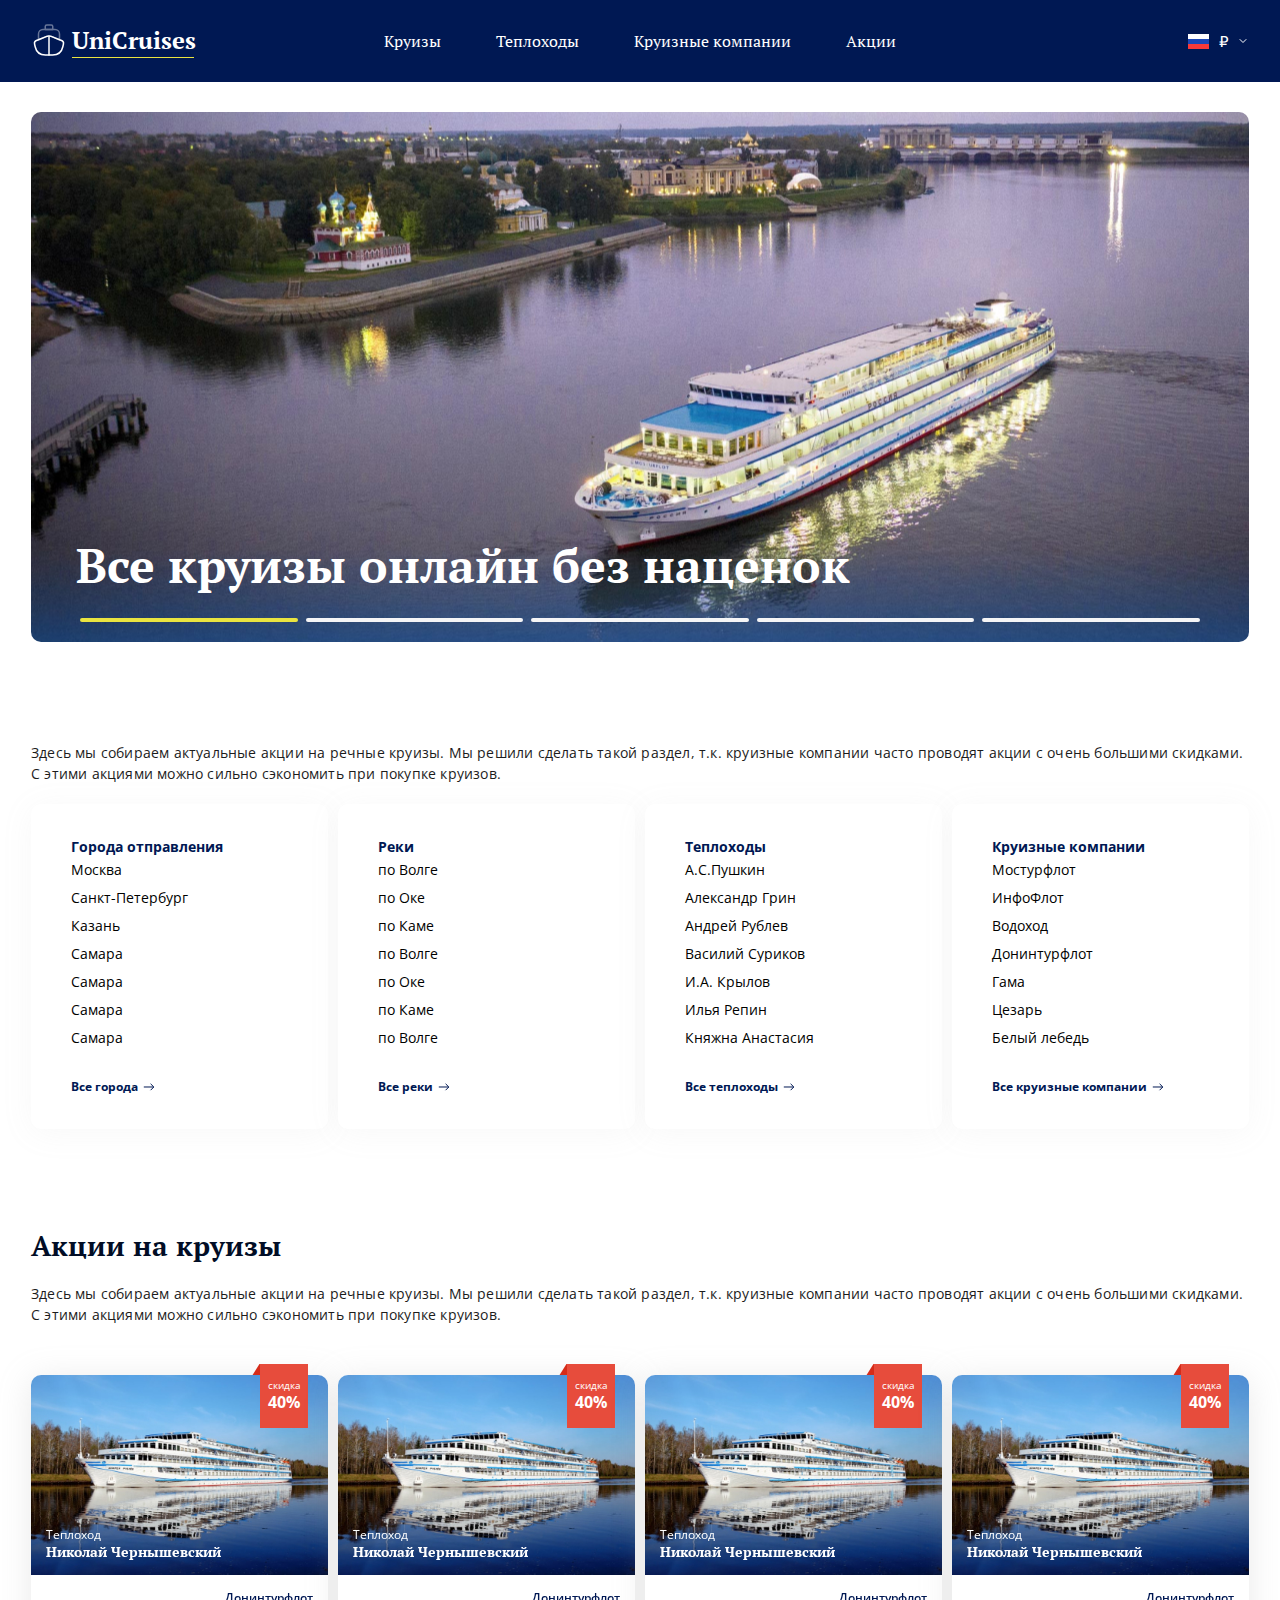
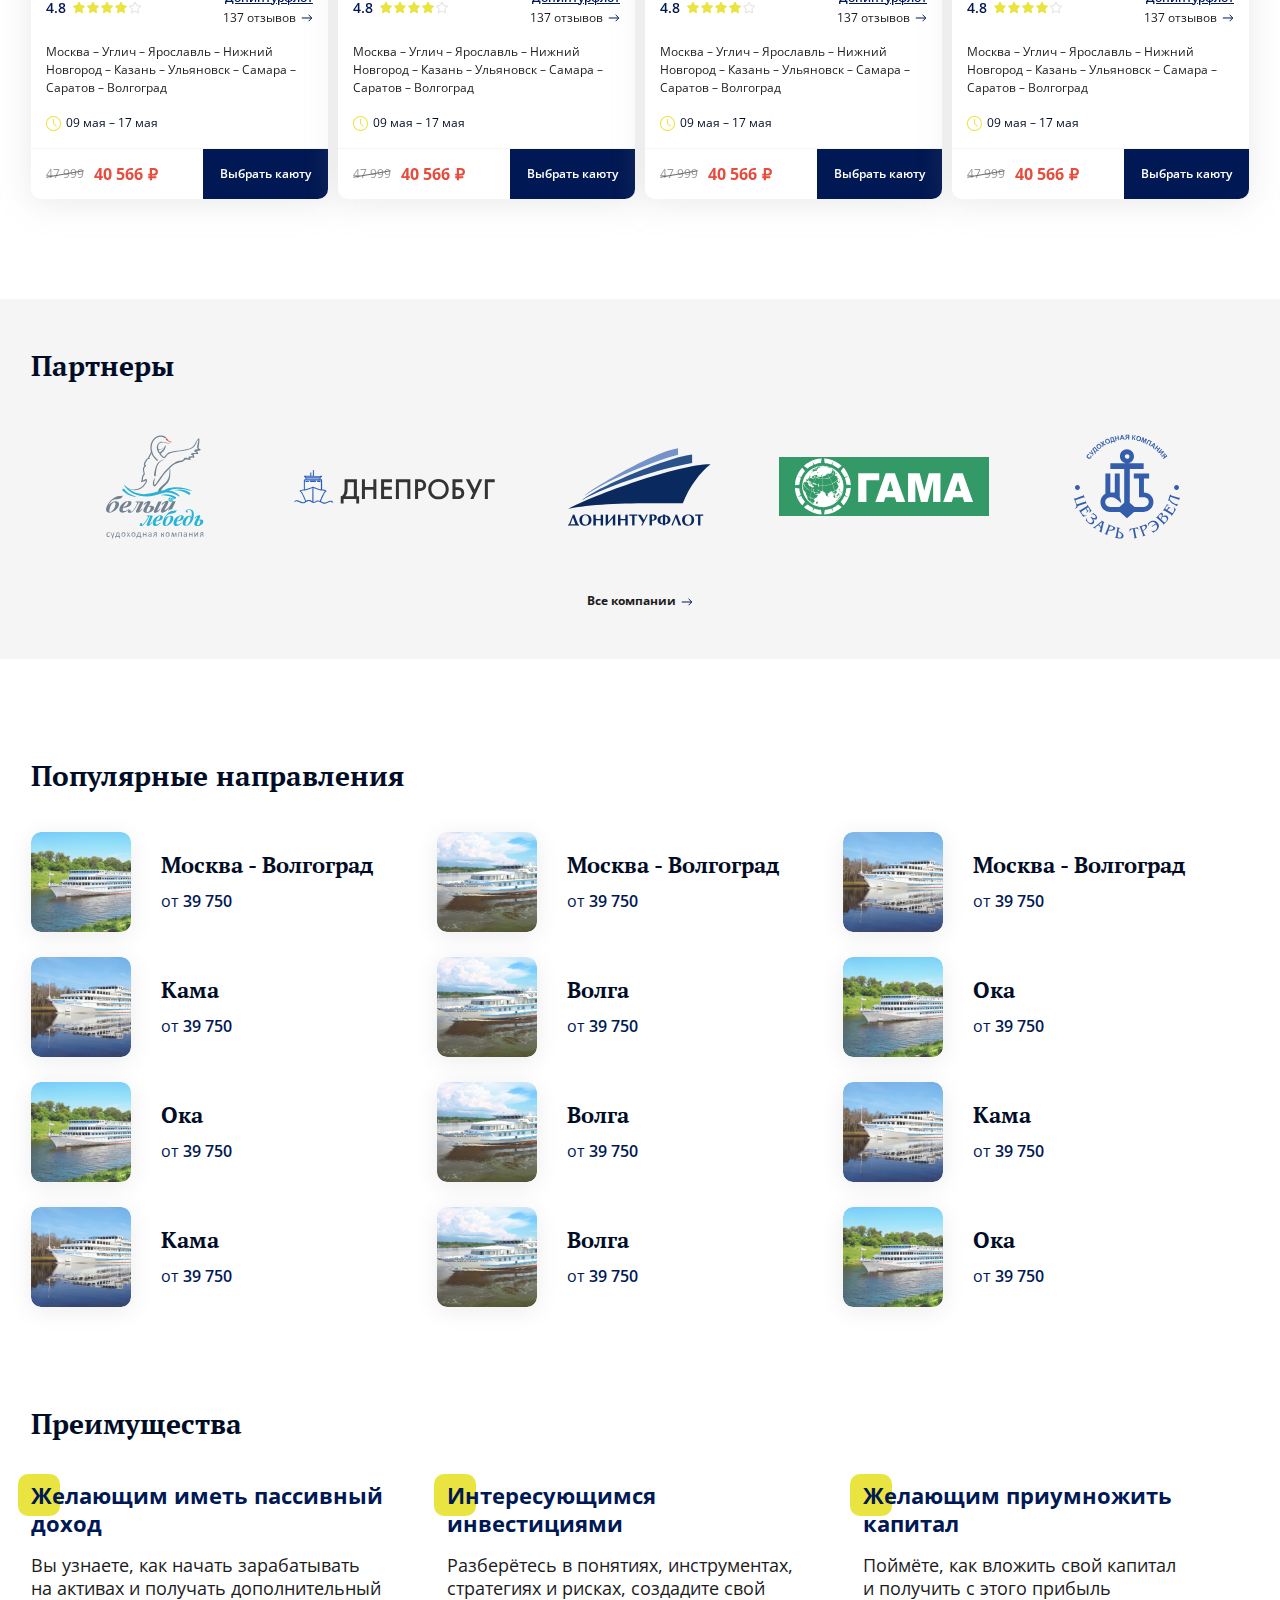
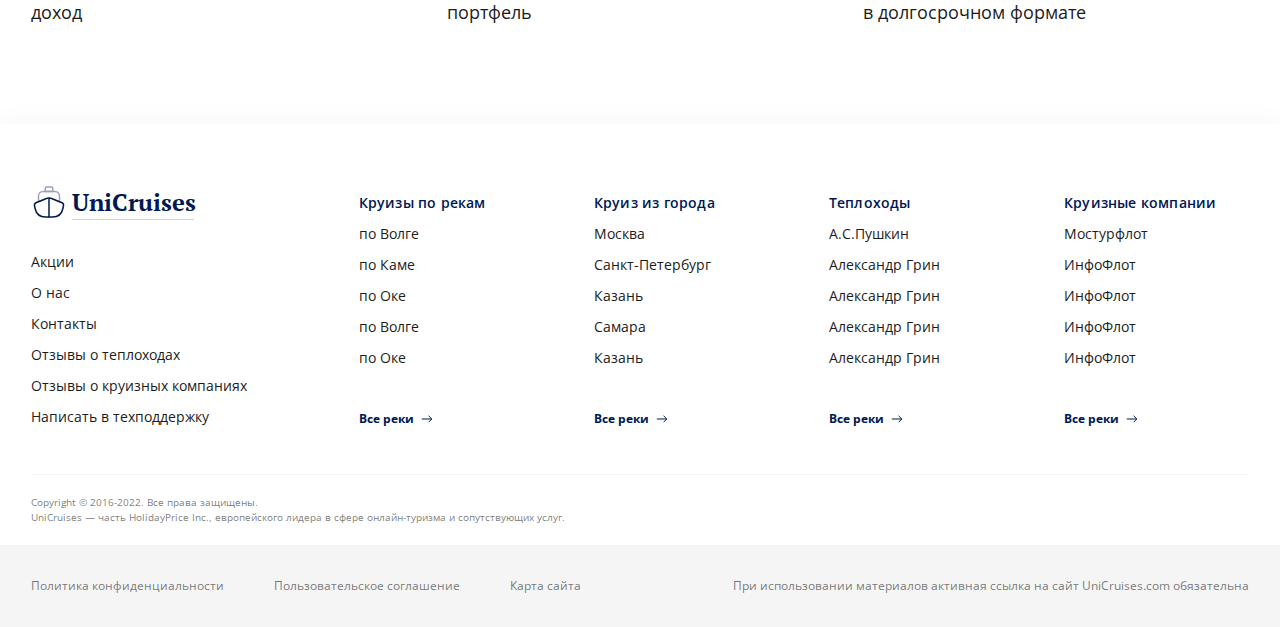
<file: main.html>
<!DOCTYPE html>
<html lang="ru">

<head>
  <meta charset="UTF-8">
  <meta name="viewport" content="width=device-width">
  <link rel="preconnect" href="https://fonts.googleapis.com">
  <link rel="preconnect" href="https://fonts.gstatic.com" crossorigin>
  <link href="https://fonts.googleapis.com/css2?family=PT+Serif:wght@400;700&display=swap" rel="stylesheet">
  <link href="https://fonts.googleapis.com/css2?family=Open+Sans:wght@300;400;600;700&display=swap" rel="stylesheet">
  <link rel="stylesheet" href="https://unpkg.com/swiper@8/swiper-bundle.min.css" />
  <link rel="stylesheet" href="css/nice-select2.css">
  <link rel="stylesheet" href="css/style.css">
  <title>Cruises</title>
</head>

<body>
  <header class="header">
    <div class="container">
      <div class="header__inner">
        <div class="header__logo">
          <a href="#" class="logo">
            <div class="logo__img">
              <svg width="36" height="36" viewBox="0 0 36 36" fill="none" xmlns="http://www.w3.org/2000/svg">
                <path
                  d="M30.63 18.5545C31.935 19.0795 32.745 20.6245 32.445 21.9895L31.83 24.7795C30.765 29.5795 27 32.9995 21.57 32.9995H14.43C8.99997 32.9995 5.23498 29.5795 4.16998 24.7795L3.55498 21.9895C3.25498 20.6245 4.06496 19.0795 5.36996 18.5545L7.49998 17.6995L15.765 14.3845C17.205 13.8145 18.795 13.8145 20.235 14.3845L28.5 17.6995L30.63 18.5545Z"
                  stroke="white" stroke-width="1.5" stroke-linecap="round" stroke-linejoin="round" />
                <path d="M18 33V15" stroke="white" stroke-width="1.5" stroke-linecap="round" stroke-linejoin="round" />
                <g opacity="0.4">
                  <path
                    d="M28.5 12V17.7L20.235 14.385C18.795 13.815 17.205 13.815 15.765 14.385L7.5 17.7V12C7.5 9.525 9.525 7.5 12 7.5H24C26.475 7.5 28.5 9.525 28.5 12Z"
                    stroke="white" stroke-width="1.5" stroke-linecap="round" stroke-linejoin="round" />
                  <path d="M21.75 7.5H14.25V4.5C14.25 3.675 14.925 3 15.75 3H20.25C21.075 3 21.75 3.675 21.75 4.5V7.5Z"
                    stroke="white" stroke-width="1.5" stroke-linecap="round" stroke-linejoin="round" />
                </g>
              </svg>
            </div>
            <span class="logo__text">
              UniCruises
            </span>
          </a>
        </div>
        <nav class="header__nav">
          <div class="header__link header__slink">
            <a class="header__slink-link" href="#">Круизы</a>
            <div class="header__submenu">
              <div class="container">
                <div class="header__submenu-inner">
                  <div class="header__submenu-col">
                    <h2 class="header__submenu-header">Города отправления</h2>
                    <nav class="header__submenu-nav">
                      <a href="#">Москва</a>
                      <a href="#">Санкт-Петербург</a>
                      <a href="#">Казань</a>
                      <a href="#">Самара</a>
                      <a href="#">Самара</a>
                      <a href="#">Самара</a>
                      <a href="#">Самара</a>
                    </nav>
                    <a href="#" class="btn btn--grey btn--bold">
                      <span>Все города</span>
                      <svg width="12" height="12" viewBox="0 0 12 12" fill="none" xmlns="http://www.w3.org/2000/svg">
                        <path d="M10.8 5.9998L7.59999 2.7998M10.8 5.9998L7.59999 9.1998M10.8 5.9998H0.799988"
                          stroke="#001853" />
                      </svg>
                    </a>
                  </div>
                  <div class="header__submenu-col">
                    <h2 class="header__submenu-header">Реки</h2>
                    <nav class="header__submenu-nav">
                      <a href="#">по Волге</a>
                      <a href="#">по Оке</a>
                      <a href="#">по Каме</a>
                      <a href="#">Самара</a>
                      <a href="#">Самара</a>
                      <a href="#">Самара</a>
                      <a href="#">Самара</a>
                    </nav>
                    <a href="#" class="btn btn--grey btn--bold">
                      <span>Все реки</span>
                      <svg width="12" height="12" viewBox="0 0 12 12" fill="none" xmlns="http://www.w3.org/2000/svg">
                        <path d="M10.8 5.9998L7.59999 2.7998M10.8 5.9998L7.59999 9.1998M10.8 5.9998H0.799988"
                          stroke="#001853" />
                      </svg>
                    </a>
                  </div>
                </div>
              </div>
            </div>
          </div>
          <div class="header__menu" id="menu">
            <a href="#" class="header__link">Теплоходы</a>
            <a href="#" class="header__link">Круизные компании</a>
            <a href="#" class="header__link">Акции</a>
            <div class="header__mlang">
              <div class="lang lang--dark">
                <div class="lang__inner">
                  <div class="lang__icon"><img src="img/icons/flag-ru.svg" alt=""></div>
                  <div class="lang__hint">₽</div>
                </div>
                <div class="lang__toggle">
                  <div class="lang__item">
                    <div class="lang__icon"><img src="img/icons/flag-ru.svg" alt=""></div>
                    <div class="lang__hint">₽</div>
                  </div>
                  <div class="lang__item">
                    <div class="lang__icon"><img src="img/icons/flag-gb.svg" alt=""></div>
                    <div class="lang__hint"><img src="img/icons/valute-dollar.svg" alt=""></div>
                  </div>
                </div>
              </div>
            </div>
          </div>
        </nav>
        <div class="header__lang">
          <div class="lang">
            <div class="lang__inner">
              <div class="lang__icon"><img src="img/icons/flag-ru.svg" alt=""></div>
              <div class="lang__hint">₽</div>
            </div>
            <div class="lang__toggle">
              <div class="lang__item">
                <div class="lang__icon"><img src="img/icons/flag-ru.svg" alt=""></div>
                <div class="lang__hint">₽</div>
              </div>
              <div class="lang__item">
                <div class="lang__icon"><img src="img/icons/flag-gb.svg" alt=""></div>
                <div class="lang__hint"><img src="img/icons/valute-dollar.svg" alt=""></div>
              </div>
            </div>
          </div>
        </div>
        <div class="header__burger">
          <div class="burger" id="menuOpen">
            <span></span>
          </div>
        </div>
      </div>
    </div>
  </header>
  <main class="main main--pb0">
    <section class="banner">
      <div class="container">
        <div class="swiper banner__slider">
          <div class="swiper-wrapper banner__wrapper">
            <div class="swiper-slide banner__slide" style="background-image: url('img/banner/item1.jpg');">
              <h2 class="banner__slide-title">Все круизы онлайн без наценок</h2>
            </div>
            <div class="swiper-slide banner__slide" style="background-image: url('img/banner/item1.jpg');">
              <h2 class="banner__slide-title">Все круизы онлайн без наценок</h2>
            </div>
            <div class="swiper-slide banner__slide" style="background-image: url('img/banner/item1.jpg');">
              <h2 class="banner__slide-title">Все круизы онлайн без наценок</h2>
            </div>
            <div class="swiper-slide banner__slide" style="background-image: url('img/banner/item1.jpg');">
              <h2 class="banner__slide-title">Все круизы онлайн без наценок</h2>
            </div>
            <div class="swiper-slide banner__slide" style="background-image: url('img/banner/item1.jpg');">
              <h2 class="banner__slide-title">Все круизы онлайн без наценок</h2>
            </div>
          </div>
          <div class="swiper-pagination banner__pagination">

          </div>
        </div>
      </div>
    </section>
    <section class="details section section--p100-50">
      <div class="container">
        <p class="section__hint">Здесь мы собираем актуальные акции на речные круизы. Мы решили сделать такой раздел,
          т.к. круизные компании часто проводят акции с очень большими скидками. С этими акциями можно сильно сэкономить
          при покупке круизов.</p>
        <div class="details__list">
          <div class="details__item">
            <h2 class="details__item-header">Города отправления</h2>
            <ul class="details__item-list">
              <li><a href="#">Москва</a></li>
              <li><a href="#">Санкт-Петербург</a></li>
              <li><a href="#">Казань</a></li>
              <li><a href="#">Самара</a></li>
              <li><a href="#">Самара</a></li>
              <li><a href="#">Самара</a></li>
              <li><a href="#">Самара</a></li>
            </ul>
            <a href="#" class="link link--bold">
              <span>Все города</span>
              <img src="img/icons/arrow-right.svg" alt="">
            </a>
          </div>
          <div class="details__item">
            <h2 class="details__item-header">Реки</h2>
            <ul class="details__item-list">
              <li><a href="#">по Волге</a></li>
              <li><a href="#">по Оке</a></li>
              <li><a href="#">по Каме</a></li>
              <li><a href="#">по Волге</a></li>
              <li><a href="#">по Оке</a></li>
              <li><a href="#">по Каме</a></li>
              <li><a href="#">по Волге</a></li>
            </ul>
            <a href="#" class="link link--bold">
              <span>Все реки</span>
              <img src="img/icons/arrow-right.svg" alt="">
            </a>
          </div>
          <div class="details__item">
            <h2 class="details__item-header">Теплоходы</h2>
            <ul class="details__item-list">
              <li><a href="#">А.С.Пушкин</a></li>
              <li><a href="#">Александр Грин</a></li>
              <li><a href="#">Андрей Рублев</a></li>
              <li><a href="#">Василий Суриков</a></li>
              <li><a href="#">И.А. Крылов</a></li>
              <li><a href="#">Илья Репин</a></li>
              <li><a href="#">Княжна Анастасия</a></li>
            </ul>
            <a href="#" class="link link--bold">
              <span>Все теплоходы</span>
              <img src="img/icons/arrow-right.svg" alt="">
            </a>
          </div>
          <div class="details__item">
            <h2 class="details__item-header">Круизные компании</h2>
            <ul class="details__item-list">
              <li><a href="#">Мостурфлот</a></li>
              <li><a href="#">ИнфоФлот</a></li>
              <li><a href="#">Водоход</a></li>
              <li><a href="#">Донинтурфлот</a></li>
              <li><a href="#">Гама</a></li>
              <li><a href="#">Цезарь</a></li>
              <li><a href="#">Белый лебедь</a></li>
            </ul>
            <a href="#" class="link link--bold">
              <span>Все круизные компании</span>
              <img src="img/icons/arrow-right.svg" alt="">
            </a>
          </div>
        </div>
      </div>
    </section>
    <section class="cruisecards section section--p50-100">
      <div class="container">
        <h2 class="section__title">Акции на круизы</h2>
        <p class="section__hint">Здесь мы собираем актуальные акции на речные круизы. Мы решили сделать такой раздел,
          т.к. круизные компании часто проводят акции с очень большими скидками. С этими акциями можно сильно сэкономить
          при покупке круизов.</p>
        <div class="cruisecards__list cruisecards__list--hasSlider">
          <div class="swiper cruisecards__slider">
            <div class="swiper-wrapper cruisecards__wrapper">
              <div class="cruisecards__item cruisecards__slide swiper-slide">
                <div class="cruisecards__item-discount">
                  <span class="cruisecards__item-discount__hint">скидка</span>
                  <span class="cruisecards__item-discount__num">40%</span>
                </div>
                <span class="cruisecards__item-type">Теплоход</span>
                <h2 class="cruisecards__item-title">Николай Чернышевский</h2>
                <a href="#" class="cruisecards__item-preview" style="background-image: url('img/discount/item.jpg');">
                </a>
                <div class="cruisecards__item-body">
                  <div class="cruisecards__item-info">
                    <div class="stars" data-rate="4">
                      <div class="stars__rate">
                        4.8
                      </div>
                      <div class="stars__view">
                        <div class="stars__item">
                          <svg width="14" height="14" viewBox="0 0 14 14" fill="none" xmlns="http://www.w3.org/2000/svg">
                            <path
                              d="M7 1.07149L8.69731 4.2885L8.81204 4.50594L9.05429 4.54786L12.6383 5.16799L10.1033 7.77634L9.93194 7.95265L9.96694 8.19599L10.4847 11.7963L7.22062 10.1913L7 10.0828L6.77938 10.1913L3.51531 11.7963L4.03306 8.19599L4.06806 7.95265L3.89671 7.77634L1.36165 5.16799L4.94571 4.54786L5.18796 4.50594L5.30269 4.2885L7 1.07149Z"
                              stroke="#E0E0E0" />
                          </svg>
                        </div>
                        <div class="stars__item">
                          <svg width="14" height="14" viewBox="0 0 14 14" fill="none" xmlns="http://www.w3.org/2000/svg">
                            <path
                              d="M7 1.07149L8.69731 4.2885L8.81204 4.50594L9.05429 4.54786L12.6383 5.16799L10.1033 7.77634L9.93194 7.95265L9.96694 8.19599L10.4847 11.7963L7.22062 10.1913L7 10.0828L6.77938 10.1913L3.51531 11.7963L4.03306 8.19599L4.06806 7.95265L3.89671 7.77634L1.36165 5.16799L4.94571 4.54786L5.18796 4.50594L5.30269 4.2885L7 1.07149Z"
                              stroke="#E0E0E0" />
                          </svg>
                        </div>
                        <div class="stars__item">
                          <svg width="14" height="14" viewBox="0 0 14 14" fill="none" xmlns="http://www.w3.org/2000/svg">
                            <path
                              d="M7 1.07149L8.69731 4.2885L8.81204 4.50594L9.05429 4.54786L12.6383 5.16799L10.1033 7.77634L9.93194 7.95265L9.96694 8.19599L10.4847 11.7963L7.22062 10.1913L7 10.0828L6.77938 10.1913L3.51531 11.7963L4.03306 8.19599L4.06806 7.95265L3.89671 7.77634L1.36165 5.16799L4.94571 4.54786L5.18796 4.50594L5.30269 4.2885L7 1.07149Z"
                              stroke="#E0E0E0" />
                          </svg>
                        </div>
                        <div class="stars__item">
                          <svg width="14" height="14" viewBox="0 0 14 14" fill="none" xmlns="http://www.w3.org/2000/svg">
                            <path
                              d="M7 1.07149L8.69731 4.2885L8.81204 4.50594L9.05429 4.54786L12.6383 5.16799L10.1033 7.77634L9.93194 7.95265L9.96694 8.19599L10.4847 11.7963L7.22062 10.1913L7 10.0828L6.77938 10.1913L3.51531 11.7963L4.03306 8.19599L4.06806 7.95265L3.89671 7.77634L1.36165 5.16799L4.94571 4.54786L5.18796 4.50594L5.30269 4.2885L7 1.07149Z"
                              stroke="#E0E0E0" />
                          </svg>
                        </div>
                        <div class="stars__item">
                          <svg width="14" height="14" viewBox="0 0 14 14" fill="none" xmlns="http://www.w3.org/2000/svg">
                            <path
                              d="M7 1.07149L8.69731 4.2885L8.81204 4.50594L9.05429 4.54786L12.6383 5.16799L10.1033 7.77634L9.93194 7.95265L9.96694 8.19599L10.4847 11.7963L7.22062 10.1913L7 10.0828L6.77938 10.1913L3.51531 11.7963L4.03306 8.19599L4.06806 7.95265L3.89671 7.77634L1.36165 5.16799L4.94571 4.54786L5.18796 4.50594L5.30269 4.2885L7 1.07149Z"
                              stroke="#E0E0E0" />
                          </svg>
                        </div>
                      </div>
                    </div>
                    <div class="cruisecards__item-reviews">
                      <a href="#" class="cruisecards__item-reviews__name">Донинтурфлот</a>
                      <a href="#" class="link">
                        <span>137 отзывов</span>
                        <img src="img/icons/arrow-right.svg" alt="">
                      </a>
                    </div>
                  </div>
                  <p class="cruisecards__item-about">Москва – Углич – Ярославль – Нижний Новгород – Казань – Ульяновск – Самара
                    – Саратов – Волгоград</p>
                  <div class="cruisecards__item-date">
                    <img src="img/icons/clock.svg" alt="">
                    <span>09 мая – 17 мая</span>
                  </div>
                </div>
                <div class="cruisecards__item-footer">
                  <div class="cruisecards__item-price">
                    <span class="cruisecards__item-price__old">47 999</span>
                    <span class="cruisecards__item-price__new">40 566 ₽</span>
                  </div>
                  <div class="cruisecards__item-btn">
                    <a href="#" class="btn btn--blue btn--bold">Выбрать каюту</a>
                  </div>
                </div>
              </div>
              <div class="cruisecards__item cruisecards__slide swiper-slide">
                <div class="cruisecards__item-discount">
                  <span class="cruisecards__item-discount__hint">скидка</span>
                  <span class="cruisecards__item-discount__num">40%</span>
                </div>
                <span class="cruisecards__item-type">Теплоход</span>
                <h2 class="cruisecards__item-title">Николай Чернышевский</h2>
                <a href="#" class="cruisecards__item-preview" style="background-image: url('img/discount/item.jpg');">
                </a>
                <div class="cruisecards__item-body">
                  <div class="cruisecards__item-info">
                    <div class="stars" data-rate="4">
                      <div class="stars__rate">
                        4.8
                      </div>
                      <div class="stars__view">
                        <div class="stars__item">
                          <svg width="14" height="14" viewBox="0 0 14 14" fill="none" xmlns="http://www.w3.org/2000/svg">
                            <path
                              d="M7 1.07149L8.69731 4.2885L8.81204 4.50594L9.05429 4.54786L12.6383 5.16799L10.1033 7.77634L9.93194 7.95265L9.96694 8.19599L10.4847 11.7963L7.22062 10.1913L7 10.0828L6.77938 10.1913L3.51531 11.7963L4.03306 8.19599L4.06806 7.95265L3.89671 7.77634L1.36165 5.16799L4.94571 4.54786L5.18796 4.50594L5.30269 4.2885L7 1.07149Z"
                              stroke="#E0E0E0" />
                          </svg>
                        </div>
                        <div class="stars__item">
                          <svg width="14" height="14" viewBox="0 0 14 14" fill="none" xmlns="http://www.w3.org/2000/svg">
                            <path
                              d="M7 1.07149L8.69731 4.2885L8.81204 4.50594L9.05429 4.54786L12.6383 5.16799L10.1033 7.77634L9.93194 7.95265L9.96694 8.19599L10.4847 11.7963L7.22062 10.1913L7 10.0828L6.77938 10.1913L3.51531 11.7963L4.03306 8.19599L4.06806 7.95265L3.89671 7.77634L1.36165 5.16799L4.94571 4.54786L5.18796 4.50594L5.30269 4.2885L7 1.07149Z"
                              stroke="#E0E0E0" />
                          </svg>
                        </div>
                        <div class="stars__item">
                          <svg width="14" height="14" viewBox="0 0 14 14" fill="none" xmlns="http://www.w3.org/2000/svg">
                            <path
                              d="M7 1.07149L8.69731 4.2885L8.81204 4.50594L9.05429 4.54786L12.6383 5.16799L10.1033 7.77634L9.93194 7.95265L9.96694 8.19599L10.4847 11.7963L7.22062 10.1913L7 10.0828L6.77938 10.1913L3.51531 11.7963L4.03306 8.19599L4.06806 7.95265L3.89671 7.77634L1.36165 5.16799L4.94571 4.54786L5.18796 4.50594L5.30269 4.2885L7 1.07149Z"
                              stroke="#E0E0E0" />
                          </svg>
                        </div>
                        <div class="stars__item">
                          <svg width="14" height="14" viewBox="0 0 14 14" fill="none" xmlns="http://www.w3.org/2000/svg">
                            <path
                              d="M7 1.07149L8.69731 4.2885L8.81204 4.50594L9.05429 4.54786L12.6383 5.16799L10.1033 7.77634L9.93194 7.95265L9.96694 8.19599L10.4847 11.7963L7.22062 10.1913L7 10.0828L6.77938 10.1913L3.51531 11.7963L4.03306 8.19599L4.06806 7.95265L3.89671 7.77634L1.36165 5.16799L4.94571 4.54786L5.18796 4.50594L5.30269 4.2885L7 1.07149Z"
                              stroke="#E0E0E0" />
                          </svg>
                        </div>
                        <div class="stars__item">
                          <svg width="14" height="14" viewBox="0 0 14 14" fill="none" xmlns="http://www.w3.org/2000/svg">
                            <path
                              d="M7 1.07149L8.69731 4.2885L8.81204 4.50594L9.05429 4.54786L12.6383 5.16799L10.1033 7.77634L9.93194 7.95265L9.96694 8.19599L10.4847 11.7963L7.22062 10.1913L7 10.0828L6.77938 10.1913L3.51531 11.7963L4.03306 8.19599L4.06806 7.95265L3.89671 7.77634L1.36165 5.16799L4.94571 4.54786L5.18796 4.50594L5.30269 4.2885L7 1.07149Z"
                              stroke="#E0E0E0" />
                          </svg>
                        </div>
                      </div>
                    </div>
                    <div class="cruisecards__item-reviews">
                      <a href="#" class="cruisecards__item-reviews__name">Донинтурфлот</a>
                      <a href="#" class="link">
                        <span>137 отзывов</span>
                        <img src="img/icons/arrow-right.svg" alt="">
                      </a>
                    </div>
                  </div>
                  <p class="cruisecards__item-about">Москва – Углич – Ярославль – Нижний Новгород – Казань – Ульяновск – Самара
                    – Саратов – Волгоград</p>
                  <div class="cruisecards__item-date">
                    <img src="img/icons/clock.svg" alt="">
                    <span>09 мая – 17 мая</span>
                  </div>
                </div>
                <div class="cruisecards__item-footer">
                  <div class="cruisecards__item-price">
                    <span class="cruisecards__item-price__old">47 999</span>
                    <span class="cruisecards__item-price__new">40 566 ₽</span>
                  </div>
                  <div class="cruisecards__item-btn">
                    <a href="#" class="btn btn--blue btn--bold">Выбрать каюту</a>
                  </div>
                </div>
              </div>
              <div class="cruisecards__item cruisecards__slide swiper-slide">
                <div class="cruisecards__item-discount">
                  <span class="cruisecards__item-discount__hint">скидка</span>
                  <span class="cruisecards__item-discount__num">40%</span>
                </div>
                <span class="cruisecards__item-type">Теплоход</span>
                <h2 class="cruisecards__item-title">Николай Чернышевский</h2>
                <a href="#" class="cruisecards__item-preview" style="background-image: url('img/discount/item.jpg');">
                </a>
                <div class="cruisecards__item-body">
                  <div class="cruisecards__item-info">
                    <div class="stars" data-rate="4">
                      <div class="stars__rate">
                        4.8
                      </div>
                      <div class="stars__view">
                        <div class="stars__item">
                          <svg width="14" height="14" viewBox="0 0 14 14" fill="none" xmlns="http://www.w3.org/2000/svg">
                            <path
                              d="M7 1.07149L8.69731 4.2885L8.81204 4.50594L9.05429 4.54786L12.6383 5.16799L10.1033 7.77634L9.93194 7.95265L9.96694 8.19599L10.4847 11.7963L7.22062 10.1913L7 10.0828L6.77938 10.1913L3.51531 11.7963L4.03306 8.19599L4.06806 7.95265L3.89671 7.77634L1.36165 5.16799L4.94571 4.54786L5.18796 4.50594L5.30269 4.2885L7 1.07149Z"
                              stroke="#E0E0E0" />
                          </svg>
                        </div>
                        <div class="stars__item">
                          <svg width="14" height="14" viewBox="0 0 14 14" fill="none" xmlns="http://www.w3.org/2000/svg">
                            <path
                              d="M7 1.07149L8.69731 4.2885L8.81204 4.50594L9.05429 4.54786L12.6383 5.16799L10.1033 7.77634L9.93194 7.95265L9.96694 8.19599L10.4847 11.7963L7.22062 10.1913L7 10.0828L6.77938 10.1913L3.51531 11.7963L4.03306 8.19599L4.06806 7.95265L3.89671 7.77634L1.36165 5.16799L4.94571 4.54786L5.18796 4.50594L5.30269 4.2885L7 1.07149Z"
                              stroke="#E0E0E0" />
                          </svg>
                        </div>
                        <div class="stars__item">
                          <svg width="14" height="14" viewBox="0 0 14 14" fill="none" xmlns="http://www.w3.org/2000/svg">
                            <path
                              d="M7 1.07149L8.69731 4.2885L8.81204 4.50594L9.05429 4.54786L12.6383 5.16799L10.1033 7.77634L9.93194 7.95265L9.96694 8.19599L10.4847 11.7963L7.22062 10.1913L7 10.0828L6.77938 10.1913L3.51531 11.7963L4.03306 8.19599L4.06806 7.95265L3.89671 7.77634L1.36165 5.16799L4.94571 4.54786L5.18796 4.50594L5.30269 4.2885L7 1.07149Z"
                              stroke="#E0E0E0" />
                          </svg>
                        </div>
                        <div class="stars__item">
                          <svg width="14" height="14" viewBox="0 0 14 14" fill="none" xmlns="http://www.w3.org/2000/svg">
                            <path
                              d="M7 1.07149L8.69731 4.2885L8.81204 4.50594L9.05429 4.54786L12.6383 5.16799L10.1033 7.77634L9.93194 7.95265L9.96694 8.19599L10.4847 11.7963L7.22062 10.1913L7 10.0828L6.77938 10.1913L3.51531 11.7963L4.03306 8.19599L4.06806 7.95265L3.89671 7.77634L1.36165 5.16799L4.94571 4.54786L5.18796 4.50594L5.30269 4.2885L7 1.07149Z"
                              stroke="#E0E0E0" />
                          </svg>
                        </div>
                        <div class="stars__item">
                          <svg width="14" height="14" viewBox="0 0 14 14" fill="none" xmlns="http://www.w3.org/2000/svg">
                            <path
                              d="M7 1.07149L8.69731 4.2885L8.81204 4.50594L9.05429 4.54786L12.6383 5.16799L10.1033 7.77634L9.93194 7.95265L9.96694 8.19599L10.4847 11.7963L7.22062 10.1913L7 10.0828L6.77938 10.1913L3.51531 11.7963L4.03306 8.19599L4.06806 7.95265L3.89671 7.77634L1.36165 5.16799L4.94571 4.54786L5.18796 4.50594L5.30269 4.2885L7 1.07149Z"
                              stroke="#E0E0E0" />
                          </svg>
                        </div>
                      </div>
                    </div>
                    <div class="cruisecards__item-reviews">
                      <a href="#" class="cruisecards__item-reviews__name">Донинтурфлот</a>
                      <a href="#" class="link">
                        <span>137 отзывов</span>
                        <img src="img/icons/arrow-right.svg" alt="">
                      </a>
                    </div>
                  </div>
                  <p class="cruisecards__item-about">Москва – Углич – Ярославль – Нижний Новгород – Казань – Ульяновск – Самара
                    – Саратов – Волгоград</p>
                  <div class="cruisecards__item-date">
                    <img src="img/icons/clock.svg" alt="">
                    <span>09 мая – 17 мая</span>
                  </div>
                </div>
                <div class="cruisecards__item-footer">
                  <div class="cruisecards__item-price">
                    <span class="cruisecards__item-price__old">47 999</span>
                    <span class="cruisecards__item-price__new">40 566 ₽</span>
                  </div>
                  <div class="cruisecards__item-btn">
                    <a href="#" class="btn btn--blue btn--bold">Выбрать каюту</a>
                  </div>
                </div>
              </div>
              <div class="cruisecards__item cruisecards__slide swiper-slide">
                <div class="cruisecards__item-discount">
                  <span class="cruisecards__item-discount__hint">скидка</span>
                  <span class="cruisecards__item-discount__num">40%</span>
                </div>
                <span class="cruisecards__item-type">Теплоход</span>
                <h2 class="cruisecards__item-title">Николай Чернышевский</h2>
                <a href="#" class="cruisecards__item-preview" style="background-image: url('img/discount/item.jpg');">
                </a>
                <div class="cruisecards__item-body">
                  <div class="cruisecards__item-info">
                    <div class="stars" data-rate="4">
                      <div class="stars__rate">
                        4.8
                      </div>
                      <div class="stars__view">
                        <div class="stars__item">
                          <svg width="14" height="14" viewBox="0 0 14 14" fill="none" xmlns="http://www.w3.org/2000/svg">
                            <path
                              d="M7 1.07149L8.69731 4.2885L8.81204 4.50594L9.05429 4.54786L12.6383 5.16799L10.1033 7.77634L9.93194 7.95265L9.96694 8.19599L10.4847 11.7963L7.22062 10.1913L7 10.0828L6.77938 10.1913L3.51531 11.7963L4.03306 8.19599L4.06806 7.95265L3.89671 7.77634L1.36165 5.16799L4.94571 4.54786L5.18796 4.50594L5.30269 4.2885L7 1.07149Z"
                              stroke="#E0E0E0" />
                          </svg>
                        </div>
                        <div class="stars__item">
                          <svg width="14" height="14" viewBox="0 0 14 14" fill="none" xmlns="http://www.w3.org/2000/svg">
                            <path
                              d="M7 1.07149L8.69731 4.2885L8.81204 4.50594L9.05429 4.54786L12.6383 5.16799L10.1033 7.77634L9.93194 7.95265L9.96694 8.19599L10.4847 11.7963L7.22062 10.1913L7 10.0828L6.77938 10.1913L3.51531 11.7963L4.03306 8.19599L4.06806 7.95265L3.89671 7.77634L1.36165 5.16799L4.94571 4.54786L5.18796 4.50594L5.30269 4.2885L7 1.07149Z"
                              stroke="#E0E0E0" />
                          </svg>
                        </div>
                        <div class="stars__item">
                          <svg width="14" height="14" viewBox="0 0 14 14" fill="none" xmlns="http://www.w3.org/2000/svg">
                            <path
                              d="M7 1.07149L8.69731 4.2885L8.81204 4.50594L9.05429 4.54786L12.6383 5.16799L10.1033 7.77634L9.93194 7.95265L9.96694 8.19599L10.4847 11.7963L7.22062 10.1913L7 10.0828L6.77938 10.1913L3.51531 11.7963L4.03306 8.19599L4.06806 7.95265L3.89671 7.77634L1.36165 5.16799L4.94571 4.54786L5.18796 4.50594L5.30269 4.2885L7 1.07149Z"
                              stroke="#E0E0E0" />
                          </svg>
                        </div>
                        <div class="stars__item">
                          <svg width="14" height="14" viewBox="0 0 14 14" fill="none" xmlns="http://www.w3.org/2000/svg">
                            <path
                              d="M7 1.07149L8.69731 4.2885L8.81204 4.50594L9.05429 4.54786L12.6383 5.16799L10.1033 7.77634L9.93194 7.95265L9.96694 8.19599L10.4847 11.7963L7.22062 10.1913L7 10.0828L6.77938 10.1913L3.51531 11.7963L4.03306 8.19599L4.06806 7.95265L3.89671 7.77634L1.36165 5.16799L4.94571 4.54786L5.18796 4.50594L5.30269 4.2885L7 1.07149Z"
                              stroke="#E0E0E0" />
                          </svg>
                        </div>
                        <div class="stars__item">
                          <svg width="14" height="14" viewBox="0 0 14 14" fill="none" xmlns="http://www.w3.org/2000/svg">
                            <path
                              d="M7 1.07149L8.69731 4.2885L8.81204 4.50594L9.05429 4.54786L12.6383 5.16799L10.1033 7.77634L9.93194 7.95265L9.96694 8.19599L10.4847 11.7963L7.22062 10.1913L7 10.0828L6.77938 10.1913L3.51531 11.7963L4.03306 8.19599L4.06806 7.95265L3.89671 7.77634L1.36165 5.16799L4.94571 4.54786L5.18796 4.50594L5.30269 4.2885L7 1.07149Z"
                              stroke="#E0E0E0" />
                          </svg>
                        </div>
                      </div>
                    </div>
                    <div class="cruisecards__item-reviews">
                      <a href="#" class="cruisecards__item-reviews__name">Донинтурфлот</a>
                      <a href="#" class="link">
                        <span>137 отзывов</span>
                        <img src="img/icons/arrow-right.svg" alt="">
                      </a>
                    </div>
                  </div>
                  <p class="cruisecards__item-about">Москва – Углич – Ярославль – Нижний Новгород – Казань – Ульяновск – Самара
                    – Саратов – Волгоград</p>
                  <div class="cruisecards__item-date">
                    <img src="img/icons/clock.svg" alt="">
                    <span>09 мая – 17 мая</span>
                  </div>
                </div>
                <div class="cruisecards__item-footer">
                  <div class="cruisecards__item-price">
                    <span class="cruisecards__item-price__old">47 999</span>
                    <span class="cruisecards__item-price__new">40 566 ₽</span>
                  </div>
                  <div class="cruisecards__item-btn">
                    <a href="#" class="btn btn--blue btn--bold">Выбрать каюту</a>
                  </div>
                </div>
              </div>
            </div>
            <div class="swiper-pagination cruisecards__pagination"></div>
          </div>
        </div>
      </div>
    </section>
    <section class="section section--p50-50 partners">
      <div class="container">
        <h2 class="section__title mb-40">Партнеры</h2>
        <div class="partners__inner">
          <div class="swiper partners__slider">
            <div class="swiper-wrapper partners__wrapper">
              <div class="swiper-slide partners__slide">
                <img src="img/partners/partner1.svg" alt="">
              </div>
              <div class="swiper-slide partners__slide">
                <img src="img/partners/partner2.svg" alt="">
              </div>
              <div class="swiper-slide partners__slide">
                <img src="img/partners/partner3.svg" alt="">
              </div>
              <div class="swiper-slide partners__slide">
                <img src="img/partners/partner4.svg" alt="">
              </div>
              <div class="swiper-slide partners__slide">
                <img src="img/partners/partner5.svg" alt="">
              </div>
            </div>
            <div class="swiper-pagination partners__pagination"></div>
          </div>
        </div>
        <div class="section__nav">
          <a href="#" class="link link--bold">
            <span>Все компании</span>
            <img src="img/icons/arrow-right.svg" alt="">
          </a>
        </div>
      </div>
    </section>
    <section class="infocards section section--p100-50">
      <div class="container">
        <h2 class="section__title mb-40">Популярные направления</h2>
        <div class="infocards__list">
          <a href="#" class="infocards__item">
            <div class="infocards__item-preview">
              <img src="img/rivers/item1.jpg" alt="">
            </div>
            <div class="infocards__item-text">
              <h3 class="infocards__item-title">Москва - Волгоград</h3>
              <p class="infocards__item-price">от <span>39 750</span></p>
            </div>
          </a>
          <a href="#" class="infocards__item">
            <div class="infocards__item-preview">
              <img src="img/rivers/item2.jpg" alt="">
            </div>
            <div class="infocards__item-text">
              <h3 class="infocards__item-title">Москва - Волгоград</h3>
              <p class="infocards__item-price">от <span>39 750</span></p>
            </div>
          </a>
          <a href="#" class="infocards__item">
            <div class="infocards__item-preview">
              <img src="img/rivers/item3.jpg" alt="">
            </div>
            <div class="infocards__item-text">
              <h3 class="infocards__item-title">Москва - Волгоград</h3>
              <p class="infocards__item-price">от <span>39 750</span></p>
            </div>
          </a>
          <a href="#" class="infocards__item">
            <div class="infocards__item-preview">
              <img src="img/rivers/item3.jpg" alt="">
            </div>
            <div class="infocards__item-text">
              <h3 class="infocards__item-title">Кама</h3>
              <p class="infocards__item-price">от <span>39 750</span></p>
            </div>
          </a>
          <a href="#" class="infocards__item">
            <div class="infocards__item-preview">
              <img src="img/rivers/item2.jpg" alt="">
            </div>
            <div class="infocards__item-text">
              <h3 class="infocards__item-title">Волга</h3>
              <p class="infocards__item-price">от <span>39 750</span></p>
            </div>
          </a>
          <a href="#" class="infocards__item">
            <div class="infocards__item-preview">
              <img src="img/rivers/item1.jpg" alt="">
            </div>
            <div class="infocards__item-text">
              <h3 class="infocards__item-title">Ока</h3>
              <p class="infocards__item-price">от <span>39 750</span></p>
            </div>
          </a>
          <a href="#" class="infocards__item">
            <div class="infocards__item-preview">
              <img src="img/rivers/item1.jpg" alt="">
            </div>
            <div class="infocards__item-text">
              <h3 class="infocards__item-title">Ока</h3>
              <p class="infocards__item-price">от <span>39 750</span></p>
            </div>
          </a>
          <a href="#" class="infocards__item">
            <div class="infocards__item-preview">
              <img src="img/rivers/item2.jpg" alt="">
            </div>
            <div class="infocards__item-text">
              <h3 class="infocards__item-title">Волга</h3>
              <p class="infocards__item-price">от <span>39 750</span></p>
            </div>
          </a>
          <a href="#" class="infocards__item">
            <div class="infocards__item-preview">
              <img src="img/rivers/item3.jpg" alt="">
            </div>
            <div class="infocards__item-text">
              <h3 class="infocards__item-title">Кама</h3>
              <p class="infocards__item-price">от <span>39 750</span></p>
            </div>
          </a>
          <a href="#" class="infocards__item">
            <div class="infocards__item-preview">
              <img src="img/rivers/item3.jpg" alt="">
            </div>
            <div class="infocards__item-text">
              <h3 class="infocards__item-title">Кама</h3>
              <p class="infocards__item-price">от <span>39 750</span></p>
            </div>
          </a>
          <a href="#" class="infocards__item">
            <div class="infocards__item-preview">
              <img src="img/rivers/item2.jpg" alt="">
            </div>
            <div class="infocards__item-text">
              <h3 class="infocards__item-title">Волга</h3>
              <p class="infocards__item-price">от <span>39 750</span></p>
            </div>
          </a>
          <a href="#" class="infocards__item">
            <div class="infocards__item-preview">
              <img src="img/rivers/item1.jpg" alt="">
            </div>
            <div class="infocards__item-text">
              <h3 class="infocards__item-title">Ока</h3>
              <p class="infocards__item-price">от <span>39 750</span></p>
            </div>
          </a>
        </div>
      </div>
    </section>
    <section class="advantages section section--p50-100">
      <div class="container">
        <h2 class="section__title mb-40">Преимущества</h2>
        <div class="advantages__list">
          <div class="advantages__item">
            <h3 class="advantages__item-header">Желающим иметь пассивный доход</h3>
            <p class="advantages__item-text">Вы узнаете, как начать зарабатывать на активах и получать дополнительный
              доход</p>
          </div>
          <div class="advantages__item">
            <h3 class="advantages__item-header">Интересующимся инвестициями</h3>
            <p class="advantages__item-text">Разберётесь в понятиях, инструментах, стратегиях и рисках, создадите свой
              портфель</p>
          </div>
          <div class="advantages__item">
            <h3 class="advantages__item-header">Желающим приумножить капитал</h3>
            <p class="advantages__item-text">Поймёте, как вложить свой капитал и получить с этого прибыль в долгосрочном
              формате</p>
          </div>
        </div>
      </div>
    </section>
  </main>
  <footer class="footer">
    <div class="container">
      <div class="footer__inner">
        <div class="footer__item">
          <a href="#" class="logo logo--dark">
            <div class="logo__img">
              <svg width="36" height="36" viewBox="0 0 36 36" fill="none" xmlns="http://www.w3.org/2000/svg">
                <path
                  d="M30.63 18.5545C31.935 19.0795 32.745 20.6245 32.445 21.9895L31.83 24.7795C30.765 29.5795 27 32.9995 21.57 32.9995H14.43C8.99997 32.9995 5.23498 29.5795 4.16998 24.7795L3.55498 21.9895C3.25498 20.6245 4.06496 19.0795 5.36996 18.5545L7.49998 17.6995L15.765 14.3845C17.205 13.8145 18.795 13.8145 20.235 14.3845L28.5 17.6995L30.63 18.5545Z"
                  stroke="white" stroke-width="1.5" stroke-linecap="round" stroke-linejoin="round" />
                <path d="M18 33V15" stroke="white" stroke-width="1.5" stroke-linecap="round" stroke-linejoin="round" />
                <g opacity="0.4">
                  <path
                    d="M28.5 12V17.7L20.235 14.385C18.795 13.815 17.205 13.815 15.765 14.385L7.5 17.7V12C7.5 9.525 9.525 7.5 12 7.5H24C26.475 7.5 28.5 9.525 28.5 12Z"
                    stroke="white" stroke-width="1.5" stroke-linecap="round" stroke-linejoin="round" />
                  <path d="M21.75 7.5H14.25V4.5C14.25 3.675 14.925 3 15.75 3H20.25C21.075 3 21.75 3.675 21.75 4.5V7.5Z"
                    stroke="white" stroke-width="1.5" stroke-linecap="round" stroke-linejoin="round" />
                </g>
              </svg>
            </div>
            <span class="logo__text">
              UniCruises
            </span>
          </a>
          <nav class="footer__menu">
            <a href="#">Акции</a>
            <a href="#">О нас</a>
            <a href="#">Контакты</a>
            <a href="#">Отзывы о теплоходах</a>
            <a href="#">Отзывы о круизных компаниях</a>
            <a href="#">Написать в техподдержку</a>
          </nav>
        </div>
        <div class="footer__item">
          <span class="footer__header footer__ToggleMenu">Круизы по рекам</span>
          <nav class="footer__menu footer__ToggledMenu">
            <a href="#">по Волге</a>
            <a href="#">по Каме</a>
            <a href="#">по Оке</a>
            <a href="#">по Волге</a>
            <a href="#">по Оке</a>
            <a href="#" class="footer__more">
              <span>Все реки</span>
              <svg width="12" height="12" viewBox="0 0 12 12" fill="none" xmlns="http://www.w3.org/2000/svg">
                <path d="M10.8 5.9998L7.59999 2.7998M10.8 5.9998L7.59999 9.1998M10.8 5.9998H0.799988"
                  stroke="#001853" />
              </svg>
            </a>
          </nav>
        </div>
        <div class="footer__item">
          <span class="footer__header footer__ToggleMenu">Круиз из города</span>
          <nav class="footer__menu footer__ToggledMenu">
            <a href="#">Москва</a>
            <a href="#">Санкт-Петербург</a>
            <a href="#">Казань</a>
            <a href="#">Самара</a>
            <a href="#">Казань</a>
            <a href="#" class="footer__more">
              <span>Все реки</span>
              <svg width="12" height="12" viewBox="0 0 12 12" fill="none" xmlns="http://www.w3.org/2000/svg">
                <path d="M10.8 5.9998L7.59999 2.7998M10.8 5.9998L7.59999 9.1998M10.8 5.9998H0.799988"
                  stroke="#001853" />
              </svg>
            </a>
          </nav>
        </div>
        <div class="footer__item">
          <span class="footer__header footer__ToggleMenu">Теплоходы</span>
          <nav class="footer__menu footer__ToggledMenu">
            <a href="#">А.С.Пушкин</a>
            <a href="#">Александр Грин</a>
            <a href="#">Александр Грин</a>
            <a href="#">Александр Грин</a>
            <a href="#">Александр Грин</a>
            <a href="#" class="footer__more">
              <span>Все реки</span>
              <svg width="12" height="12" viewBox="0 0 12 12" fill="none" xmlns="http://www.w3.org/2000/svg">
                <path d="M10.8 5.9998L7.59999 2.7998M10.8 5.9998L7.59999 9.1998M10.8 5.9998H0.799988"
                  stroke="#001853" />
              </svg>
            </a>
          </nav>
        </div>
        <div class="footer__item">
          <span class="footer__header footer__ToggleMenu">Круизные компании</span>
          <nav class="footer__menu footer__ToggledMenu">
            <a href="#">Мостурфлот</a>
            <a href="#">ИнфоФлот</a>
            <a href="#">ИнфоФлот</a>
            <a href="#">ИнфоФлот</a>
            <a href="#">ИнфоФлот</a>
            <a href="#" class="footer__more">
              <span>Все реки</span>
              <svg width="12" height="12" viewBox="0 0 12 12" fill="none" xmlns="http://www.w3.org/2000/svg">
                <path d="M10.8 5.9998L7.59999 2.7998M10.8 5.9998L7.59999 9.1998M10.8 5.9998H0.799988"
                  stroke="#001853" />
              </svg>
            </a>
          </nav>
        </div>
      </div>
      <div class="footer__copy">
        <p>Copyright © 2016-2022. Все права защищены.</p>
        <p>UniCruises — часть HolidayPrice Inc., европейского лидера в сфере онлайн-туризма и сопутствующих услуг.</p>
      </div>
    </div>
    <div class="footer__bottom">
      <div class="container">
        <div class="footer__info">
          <nav class="footer__info-nav">
            <a href="#">Политика конфиденциальности</a>
            <a href="#">Пользовательское соглашение</a>
            <a href="#">Карта сайта</a>
          </nav>
          <div class="footer__info-text">
            <span>При использовании материалов активная ссылка на сайт UniCruises.com обязательна</span>
          </div>
        </div>
      </div>
    </div>
  </footer>

  <script src="https://cdn.jsdelivr.net/npm/@fancyapps/ui@4.0/dist/fancybox.umd.js"></script>
  <script src="https://unpkg.com/swiper@8/swiper-bundle.min.js"></script>
  <script src="js/nice-select2.js"></script>
  <script src="js/main.js"></script>

</body>

</html>
</file>
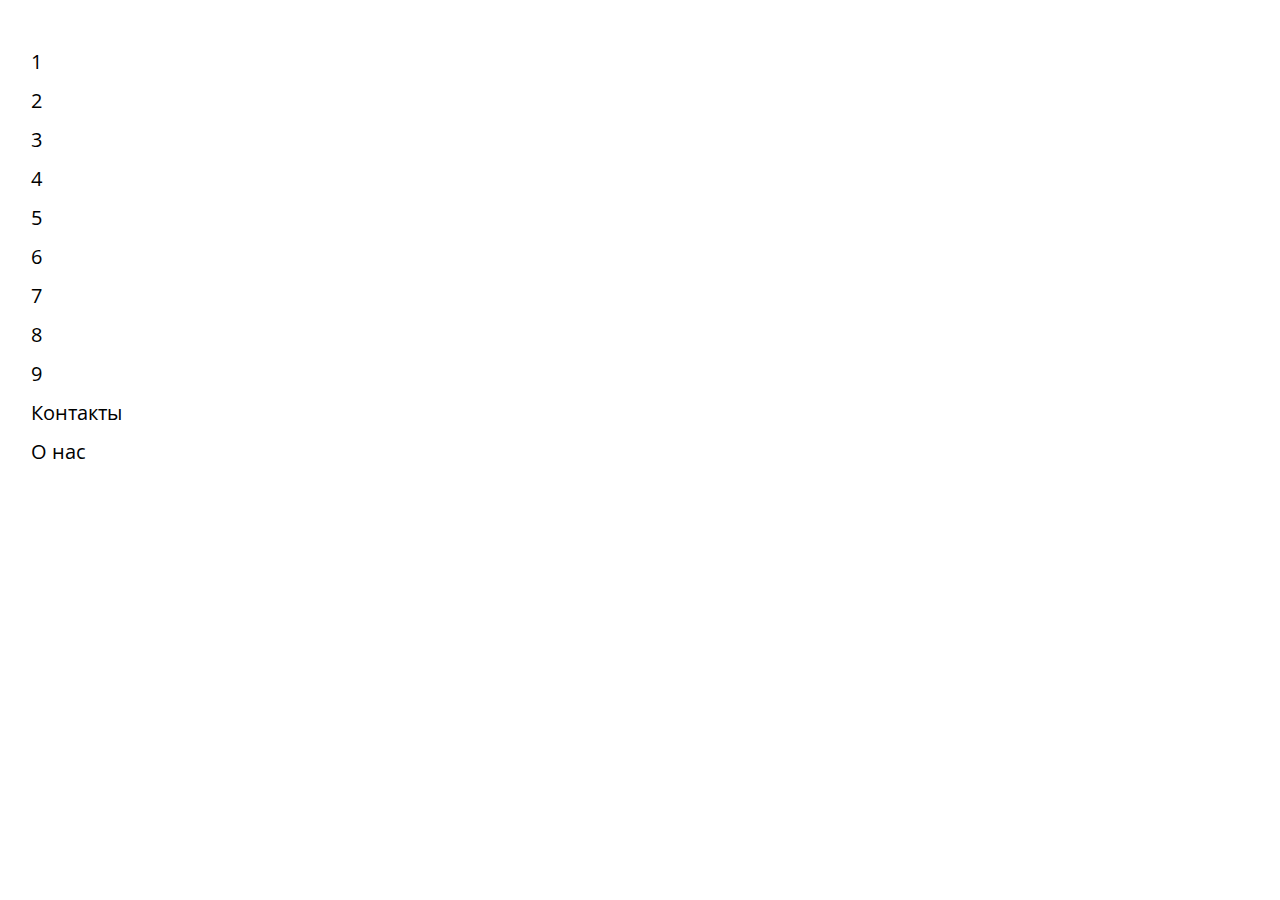
<file: nav.html>
<!DOCTYPE html>
<html lang="ru">

<head>
  <meta charset="UTF-8">
  <meta name="viewport" content="width=device-width">
  <link rel="preconnect" href="https://fonts.googleapis.com">
  <link rel="preconnect" href="https://fonts.gstatic.com" crossorigin>
  <link href="https://fonts.googleapis.com/css2?family=PT+Serif:wght@400;700&display=swap" rel="stylesheet">
  <link href="https://fonts.googleapis.com/css2?family=Open+Sans:wght@300;400;600;700&display=swap" rel="stylesheet">
  <link rel="stylesheet" href="https://unpkg.com/swiper@8/swiper-bundle.min.css" />
  <link rel="stylesheet" href="css/nice-select2.css">
  <link rel="stylesheet" href="css/style.css">
  <link rel="stylesheet" href="css2/style.css">
  <title>Navigation</title>
</head>

<body>
 
  <div class="container">
    <ul class="nav">
      <li><a href="index.html">1</a></li>
      <li><a href="main.html">2</a></li>
      <li><a href="categories.html">3</a></li>
      <li><a href="companies.html">4</a></li>
      <li><a href="company-reviews.html">5</a></li>
      <li><a href="discount.html">6</a></li>
      <li><a href="rivers.html">7</a></li>
      <li><a href="ships.html">8</a></li>
      <li><a href="ship-reviews.html">9</a></li>

      <li><a href="contacts.html">Контакты</a></li>
      <li><a href="about.html">О нас</a></li>
    </ul>
  </div>

  <script src="https://cdn.jsdelivr.net/npm/@fancyapps/ui@4.0/dist/fancybox.umd.js"></script>
  <script src="https://unpkg.com/swiper@8/swiper-bundle.min.js"></script>
  <script src="js/nice-select2.js"></script>
  <script src="js/main.js"></script>

</body>

</html>
</file>
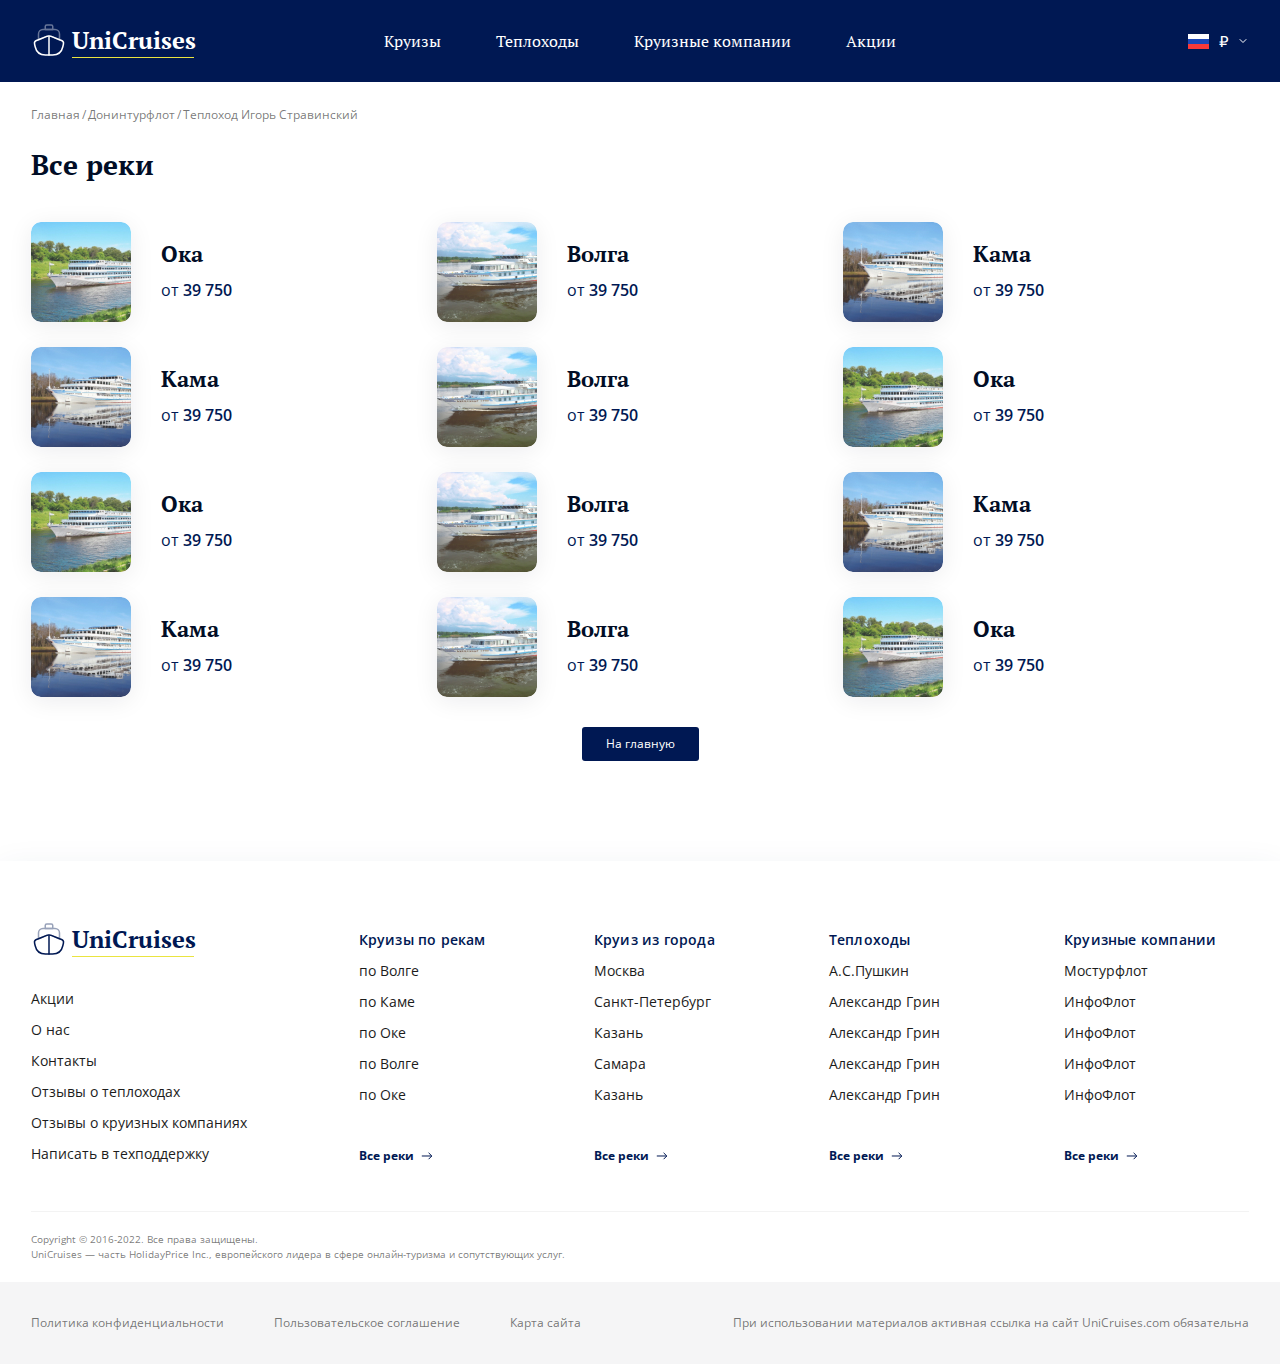
<file: rivers.html>
<!DOCTYPE html>
<html lang="ru">

<head>
  <meta charset="UTF-8">
  <meta name="viewport" content="width=device-width">
  <link rel="preconnect" href="https://fonts.googleapis.com">
  <link rel="preconnect" href="https://fonts.gstatic.com" crossorigin>
  <link href="https://fonts.googleapis.com/css2?family=PT+Serif:wght@400;700&display=swap" rel="stylesheet">
  <link href="https://fonts.googleapis.com/css2?family=Open+Sans:wght@300;400;600;700&display=swap" rel="stylesheet">
  <link rel="stylesheet" href="https://unpkg.com/swiper@8/swiper-bundle.min.css" />
  <link rel="stylesheet" href="css/nice-select2.css">
  <link rel="stylesheet" href="css/style.css">
  <title>Cruises</title>
</head>

<body>
  <header class="header">
    <div class="container">
      <div class="header__inner">
        <div class="header__logo">
          <a href="#" class="logo">
            <div class="logo__img">
              <svg width="36" height="36" viewBox="0 0 36 36" fill="none" xmlns="http://www.w3.org/2000/svg">
                <path
                  d="M30.63 18.5545C31.935 19.0795 32.745 20.6245 32.445 21.9895L31.83 24.7795C30.765 29.5795 27 32.9995 21.57 32.9995H14.43C8.99997 32.9995 5.23498 29.5795 4.16998 24.7795L3.55498 21.9895C3.25498 20.6245 4.06496 19.0795 5.36996 18.5545L7.49998 17.6995L15.765 14.3845C17.205 13.8145 18.795 13.8145 20.235 14.3845L28.5 17.6995L30.63 18.5545Z"
                  stroke="white" stroke-width="1.5" stroke-linecap="round" stroke-linejoin="round" />
                <path d="M18 33V15" stroke="white" stroke-width="1.5" stroke-linecap="round" stroke-linejoin="round" />
                <g opacity="0.4">
                  <path
                    d="M28.5 12V17.7L20.235 14.385C18.795 13.815 17.205 13.815 15.765 14.385L7.5 17.7V12C7.5 9.525 9.525 7.5 12 7.5H24C26.475 7.5 28.5 9.525 28.5 12Z"
                    stroke="white" stroke-width="1.5" stroke-linecap="round" stroke-linejoin="round" />
                  <path d="M21.75 7.5H14.25V4.5C14.25 3.675 14.925 3 15.75 3H20.25C21.075 3 21.75 3.675 21.75 4.5V7.5Z"
                    stroke="white" stroke-width="1.5" stroke-linecap="round" stroke-linejoin="round" />
                </g>
              </svg>
            </div>
            <span class="logo__text">
              UniCruises
            </span>
          </a>
        </div>
        <nav class="header__nav">
          <div class="header__link header__slink">
            <a class="header__slink-link" href="#">Круизы</a>
            <div class="header__submenu">
              <div class="container">
                <div class="header__submenu-inner">
                  <div class="header__submenu-col">
                    <h2 class="header__submenu-header">Города отправления</h2>
                    <nav class="header__submenu-nav">
                      <a href="#">Москва</a>
                      <a href="#">Санкт-Петербург</a>
                      <a href="#">Казань</a>
                      <a href="#">Самара</a>
                      <a href="#">Самара</a>
                      <a href="#">Самара</a>
                      <a href="#">Самара</a>
                    </nav>
                    <a href="#" class="btn btn--grey btn--bold">
                      <span>Все города</span>
                      <svg width="12" height="12" viewBox="0 0 12 12" fill="none" xmlns="http://www.w3.org/2000/svg">
                        <path d="M10.8 5.9998L7.59999 2.7998M10.8 5.9998L7.59999 9.1998M10.8 5.9998H0.799988"
                          stroke="#001853" />
                      </svg>
                    </a>
                  </div>
                  <div class="header__submenu-col">
                    <h2 class="header__submenu-header">Реки</h2>
                    <nav class="header__submenu-nav">
                      <a href="#">по Волге</a>
                      <a href="#">по Оке</a>
                      <a href="#">по Каме</a>
                      <a href="#">Самара</a>
                      <a href="#">Самара</a>
                      <a href="#">Самара</a>
                      <a href="#">Самара</a>
                    </nav>
                    <a href="#" class="btn btn--grey btn--bold">
                      <span>Все реки</span>
                      <svg width="12" height="12" viewBox="0 0 12 12" fill="none" xmlns="http://www.w3.org/2000/svg">
                        <path d="M10.8 5.9998L7.59999 2.7998M10.8 5.9998L7.59999 9.1998M10.8 5.9998H0.799988"
                          stroke="#001853" />
                      </svg>
                    </a>
                  </div>
                </div>
              </div>
            </div>
          </div>
          <div class="header__menu" id="menu">
            <a href="#" class="header__link">Теплоходы</a>
            <a href="#" class="header__link">Круизные компании</a>
            <a href="#" class="header__link">Акции</a>
            <div class="header__mlang">
              <div class="lang lang--dark">
                <div class="lang__inner">
                  <div class="lang__icon"><img src="img/icons/flag-ru.svg" alt=""></div>
                  <div class="lang__hint">₽</div>
                </div>
                <div class="lang__toggle">
                  <div class="lang__item">
                    <div class="lang__icon"><img src="img/icons/flag-ru.svg" alt=""></div>
                    <div class="lang__hint">₽</div>
                  </div>
                  <div class="lang__item">
                    <div class="lang__icon"><img src="img/icons/flag-gb.svg" alt=""></div>
                    <div class="lang__hint"><img src="img/icons/valute-dollar.svg" alt=""></div>
                  </div>
                </div>
              </div>
            </div>
          </div>
        </nav>
        <div class="header__lang">
          <div class="lang">
            <div class="lang__inner">
              <div class="lang__icon"><img src="img/icons/flag-ru.svg" alt=""></div>
              <div class="lang__hint">₽</div>
            </div>
            <div class="lang__toggle">
              <div class="lang__item">
                <div class="lang__icon"><img src="img/icons/flag-ru.svg" alt=""></div>
                <div class="lang__hint">₽</div>
              </div>
              <div class="lang__item">
                <div class="lang__icon"><img src="img/icons/flag-gb.svg" alt=""></div>
                <div class="lang__hint"><img src="img/icons/valute-dollar.svg" alt=""></div>
              </div>
            </div>
          </div>
        </div>
        <div class="header__burger">
          <div class="burger" id="menuOpen">
            <span></span>
          </div>
        </div>
      </div>
    </div>
  </header>
  <main class="main">
    <section class="infocards section">
      <div class="container">
        <div class="breadcrumbs">
          <a href="#" class="breadcrumbs__link">Главная</a>
          <span>/</span>
          <a href="#" class="breadcrumbs__link">Донинтурфлот</a>
          <span>/</span>
          <span class="breadcrumbs__link">Теплоход Игорь Стравинский</span>
        </div>
        <h1 class="section__title mb-40">Все реки</h1>
        <div class="infocards__list">
          <a href="#" class="infocards__item">
            <div class="infocards__item-preview">
              <img src="img/rivers/item1.jpg" alt="">
            </div>
            <div class="infocards__item-text">
              <h3 class="infocards__item-title">Ока</h3>
              <p class="infocards__item-price">от <span>39 750</span></p>
            </div>
          </a>
          <a href="#" class="infocards__item">
            <div class="infocards__item-preview">
              <img src="img/rivers/item2.jpg" alt="">
            </div>
            <div class="infocards__item-text">
              <h3 class="infocards__item-title">Волга</h3>
              <p class="infocards__item-price">от <span>39 750</span></p>
            </div>
          </a>
          <a href="#" class="infocards__item">
            <div class="infocards__item-preview">
              <img src="img/rivers/item3.jpg" alt="">
            </div>
            <div class="infocards__item-text">
              <h3 class="infocards__item-title">Кама</h3>
              <p class="infocards__item-price">от <span>39 750</span></p>
            </div>
          </a>
          <a href="#" class="infocards__item">
            <div class="infocards__item-preview">
              <img src="img/rivers/item3.jpg" alt="">
            </div>
            <div class="infocards__item-text">
              <h3 class="infocards__item-title">Кама</h3>
              <p class="infocards__item-price">от <span>39 750</span></p>
            </div>
          </a>
          <a href="#" class="infocards__item">
            <div class="infocards__item-preview">
              <img src="img/rivers/item2.jpg" alt="">
            </div>
            <div class="infocards__item-text">
              <h3 class="infocards__item-title">Волга</h3>
              <p class="infocards__item-price">от <span>39 750</span></p>
            </div>
          </a>
          <a href="#" class="infocards__item">
            <div class="infocards__item-preview">
              <img src="img/rivers/item1.jpg" alt="">
            </div>
            <div class="infocards__item-text">
              <h3 class="infocards__item-title">Ока</h3>
              <p class="infocards__item-price">от <span>39 750</span></p>
            </div>
          </a>
          <a href="#" class="infocards__item">
            <div class="infocards__item-preview">
              <img src="img/rivers/item1.jpg" alt="">
            </div>
            <div class="infocards__item-text">
              <h3 class="infocards__item-title">Ока</h3>
              <p class="infocards__item-price">от <span>39 750</span></p>
            </div>
          </a>
          <a href="#" class="infocards__item">
            <div class="infocards__item-preview">
              <img src="img/rivers/item2.jpg" alt="">
            </div>
            <div class="infocards__item-text">
              <h3 class="infocards__item-title">Волга</h3>
              <p class="infocards__item-price">от <span>39 750</span></p>
            </div>
          </a>
          <a href="#" class="infocards__item">
            <div class="infocards__item-preview">
              <img src="img/rivers/item3.jpg" alt="">
            </div>
            <div class="infocards__item-text">
              <h3 class="infocards__item-title">Кама</h3>
              <p class="infocards__item-price">от <span>39 750</span></p>
            </div>
          </a>
          <a href="#" class="infocards__item">
            <div class="infocards__item-preview">
              <img src="img/rivers/item3.jpg" alt="">
            </div>
            <div class="infocards__item-text">
              <h3 class="infocards__item-title">Кама</h3>
              <p class="infocards__item-price">от <span>39 750</span></p>
            </div>
          </a>
          <a href="#" class="infocards__item">
            <div class="infocards__item-preview">
              <img src="img/rivers/item2.jpg" alt="">
            </div>
            <div class="infocards__item-text">
              <h3 class="infocards__item-title">Волга</h3>
              <p class="infocards__item-price">от <span>39 750</span></p>
            </div>
          </a>
          <a href="#" class="infocards__item">
            <div class="infocards__item-preview">
              <img src="img/rivers/item1.jpg" alt="">
            </div>
            <div class="infocards__item-text">
              <h3 class="infocards__item-title">Ока</h3>
              <p class="infocards__item-price">от <span>39 750</span></p>
            </div>
          </a>
        </div>
        <div class="section__nav">
          <a href="#" class="btn btn--blue">На главную</a>
        </div>
      </div>
    </section>
  </main>
  <footer class="footer">
    <div class="container">
      <div class="footer__inner">
        <div class="footer__item">
          <a href="#" class="logo logo--dark">
            <div class="logo__img">
              <svg width="36" height="36" viewBox="0 0 36 36" fill="none" xmlns="http://www.w3.org/2000/svg">
                <path
                  d="M30.63 18.5545C31.935 19.0795 32.745 20.6245 32.445 21.9895L31.83 24.7795C30.765 29.5795 27 32.9995 21.57 32.9995H14.43C8.99997 32.9995 5.23498 29.5795 4.16998 24.7795L3.55498 21.9895C3.25498 20.6245 4.06496 19.0795 5.36996 18.5545L7.49998 17.6995L15.765 14.3845C17.205 13.8145 18.795 13.8145 20.235 14.3845L28.5 17.6995L30.63 18.5545Z"
                  stroke="white" stroke-width="1.5" stroke-linecap="round" stroke-linejoin="round" />
                <path d="M18 33V15" stroke="white" stroke-width="1.5" stroke-linecap="round" stroke-linejoin="round" />
                <g opacity="0.4">
                  <path
                    d="M28.5 12V17.7L20.235 14.385C18.795 13.815 17.205 13.815 15.765 14.385L7.5 17.7V12C7.5 9.525 9.525 7.5 12 7.5H24C26.475 7.5 28.5 9.525 28.5 12Z"
                    stroke="white" stroke-width="1.5" stroke-linecap="round" stroke-linejoin="round" />
                  <path d="M21.75 7.5H14.25V4.5C14.25 3.675 14.925 3 15.75 3H20.25C21.075 3 21.75 3.675 21.75 4.5V7.5Z"
                    stroke="white" stroke-width="1.5" stroke-linecap="round" stroke-linejoin="round" />
                </g>
              </svg>
            </div>
            <span class="logo__text">
              UniCruises
            </span>
          </a>
          <nav class="footer__menu">
            <a href="#">Акции</a>
            <a href="#">О нас</a>
            <a href="#">Контакты</a>
            <a href="#">Отзывы о теплоходах</a>
            <a href="#">Отзывы о круизных компаниях</a>
            <a href="#">Написать в техподдержку</a>
          </nav>
        </div>
        <div class="footer__item">
          <span class="footer__header footer__ToggleMenu">Круизы по рекам</span>
          <nav class="footer__menu footer__ToggledMenu">
            <a href="#">по Волге</a>
            <a href="#">по Каме</a>
            <a href="#">по Оке</a>
            <a href="#">по Волге</a>
            <a href="#">по Оке</a>
            <a href="#" class="footer__more">
              <span>Все реки</span>
              <svg width="12" height="12" viewBox="0 0 12 12" fill="none" xmlns="http://www.w3.org/2000/svg">
                <path d="M10.8 5.9998L7.59999 2.7998M10.8 5.9998L7.59999 9.1998M10.8 5.9998H0.799988"
                  stroke="#001853" />
              </svg>
            </a>
          </nav>
        </div>
        <div class="footer__item">
          <span class="footer__header footer__ToggleMenu">Круиз из города</span>
          <nav class="footer__menu footer__ToggledMenu">
            <a href="#">Москва</a>
            <a href="#">Санкт-Петербург</a>
            <a href="#">Казань</a>
            <a href="#">Самара</a>
            <a href="#">Казань</a>
            <a href="#" class="footer__more">
              <span>Все реки</span>
              <svg width="12" height="12" viewBox="0 0 12 12" fill="none" xmlns="http://www.w3.org/2000/svg">
                <path d="M10.8 5.9998L7.59999 2.7998M10.8 5.9998L7.59999 9.1998M10.8 5.9998H0.799988"
                  stroke="#001853" />
              </svg>
            </a>
          </nav>
        </div>
        <div class="footer__item">
          <span class="footer__header footer__ToggleMenu">Теплоходы</span>
          <nav class="footer__menu footer__ToggledMenu">
            <a href="#">А.С.Пушкин</a>
            <a href="#">Александр Грин</a>
            <a href="#">Александр Грин</a>
            <a href="#">Александр Грин</a>
            <a href="#">Александр Грин</a>
            <a href="#" class="footer__more">
              <span>Все реки</span>
              <svg width="12" height="12" viewBox="0 0 12 12" fill="none" xmlns="http://www.w3.org/2000/svg">
                <path d="M10.8 5.9998L7.59999 2.7998M10.8 5.9998L7.59999 9.1998M10.8 5.9998H0.799988"
                  stroke="#001853" />
              </svg>
            </a>
          </nav>
        </div>
        <div class="footer__item">
          <span class="footer__header footer__ToggleMenu">Круизные компании</span>
          <nav class="footer__menu footer__ToggledMenu">
            <a href="#">Мостурфлот</a>
            <a href="#">ИнфоФлот</a>
            <a href="#">ИнфоФлот</a>
            <a href="#">ИнфоФлот</a>
            <a href="#">ИнфоФлот</a>
            <a href="#" class="footer__more">
              <span>Все реки</span>
              <svg width="12" height="12" viewBox="0 0 12 12" fill="none" xmlns="http://www.w3.org/2000/svg">
                <path d="M10.8 5.9998L7.59999 2.7998M10.8 5.9998L7.59999 9.1998M10.8 5.9998H0.799988"
                  stroke="#001853" />
              </svg>
            </a>
          </nav>
        </div>
      </div>
      <div class="footer__copy">
        <p>Copyright © 2016-2022. Все права защищены.</p>
        <p>UniCruises — часть HolidayPrice Inc., европейского лидера в сфере онлайн-туризма и сопутствующих услуг.</p>
      </div>
    </div>
    <div class="footer__bottom">
      <div class="container">
        <div class="footer__info">
          <nav class="footer__info-nav">
            <a href="#">Политика конфиденциальности</a>
            <a href="#">Пользовательское соглашение</a>
            <a href="#">Карта сайта</a>
          </nav>
          <div class="footer__info-text">
            <span>При использовании материалов активная ссылка на сайт UniCruises.com обязательна</span>
          </div>
        </div>
      </div>
    </div>
  </footer>

  <script src="https://cdn.jsdelivr.net/npm/@fancyapps/ui@4.0/dist/fancybox.umd.js"></script>
  <script src="https://unpkg.com/swiper@8/swiper-bundle.min.js"></script>
  <script src="js/nice-select2.js"></script>
  <script src="js/main.js"></script>

</body>

</html>
</file>
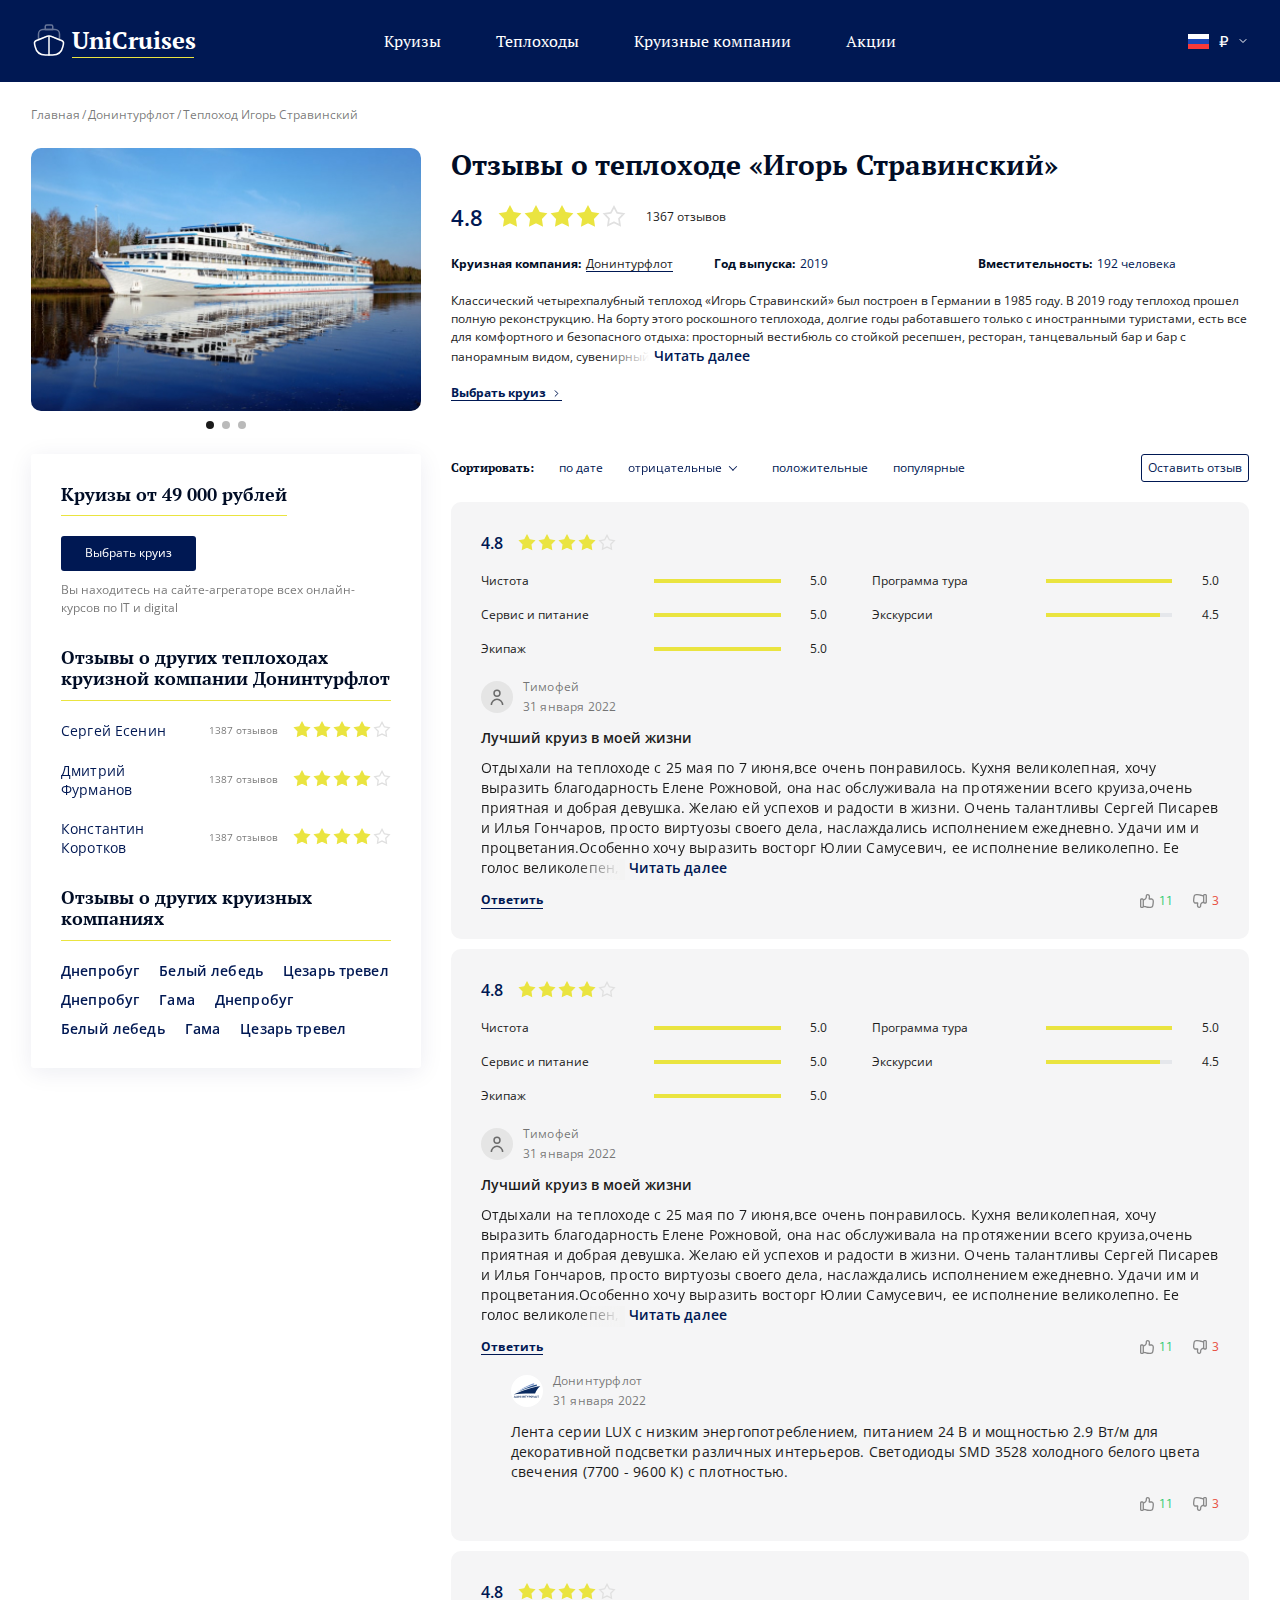
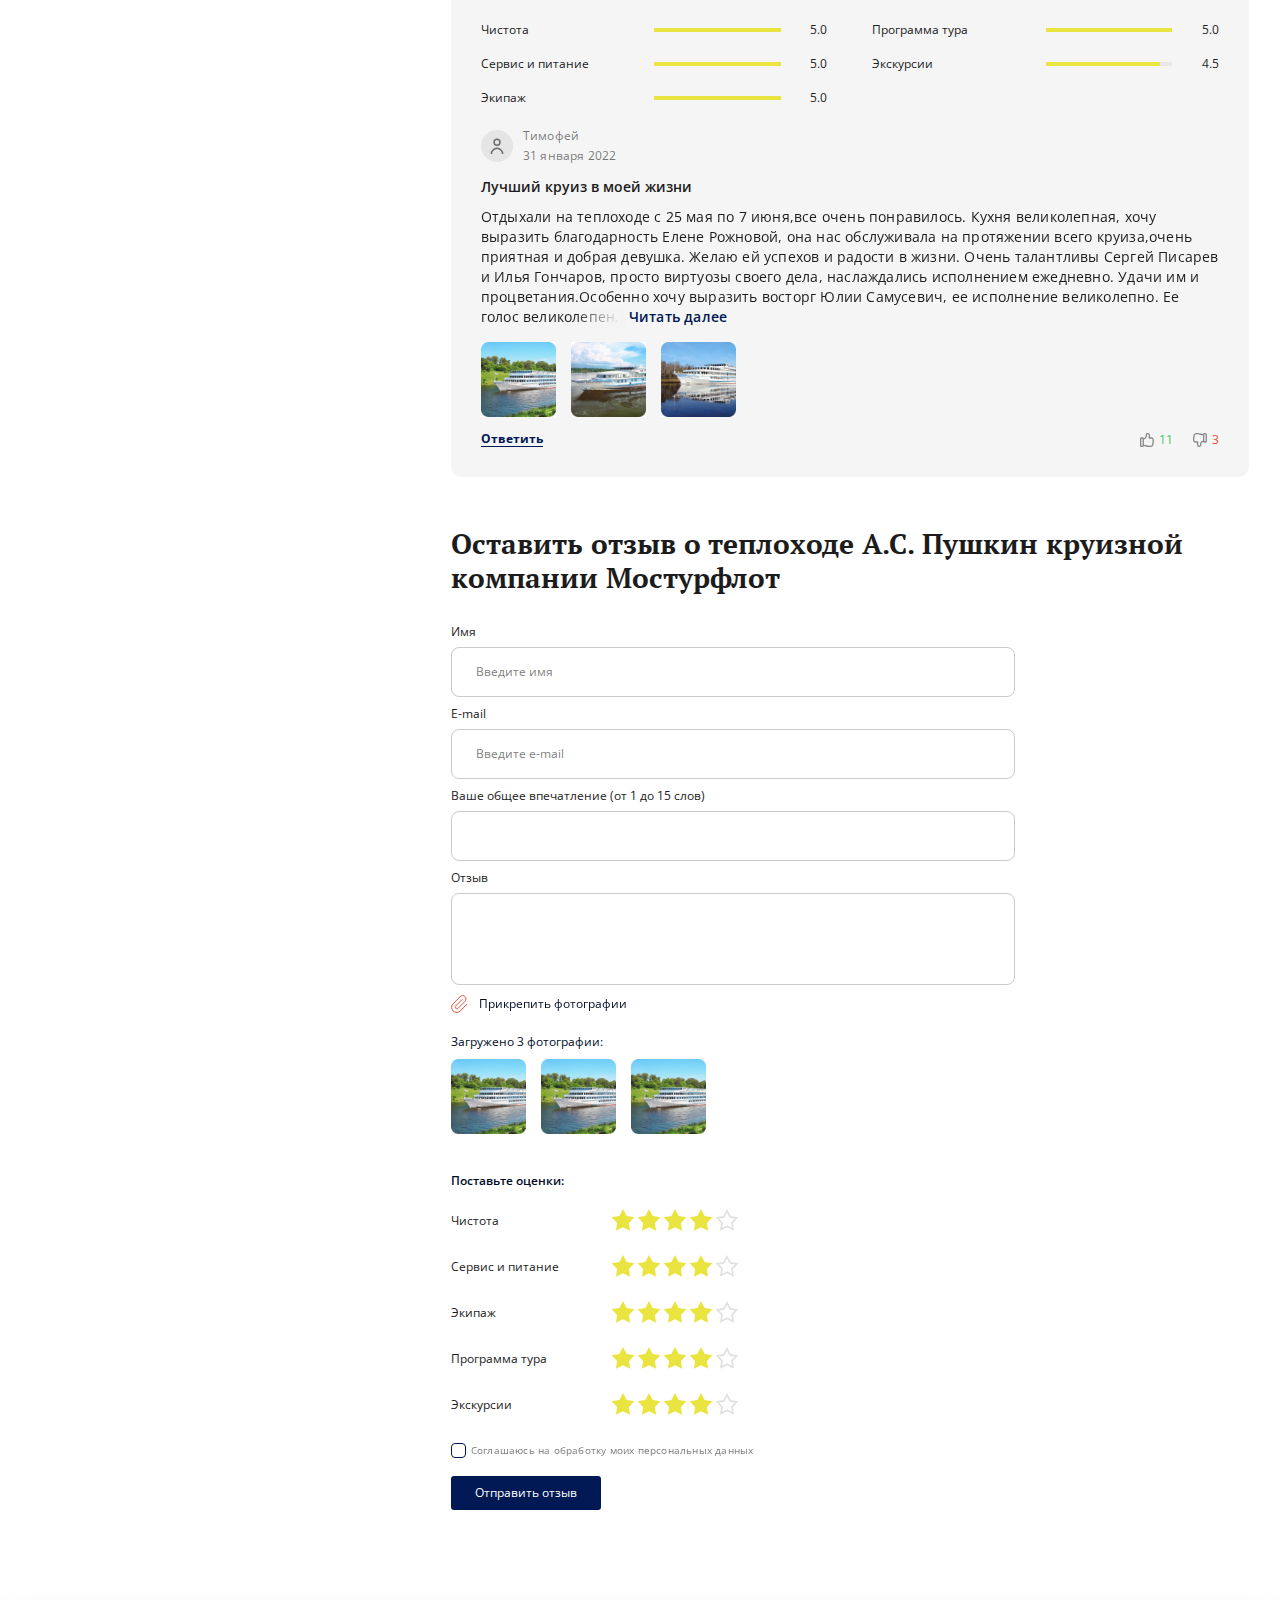
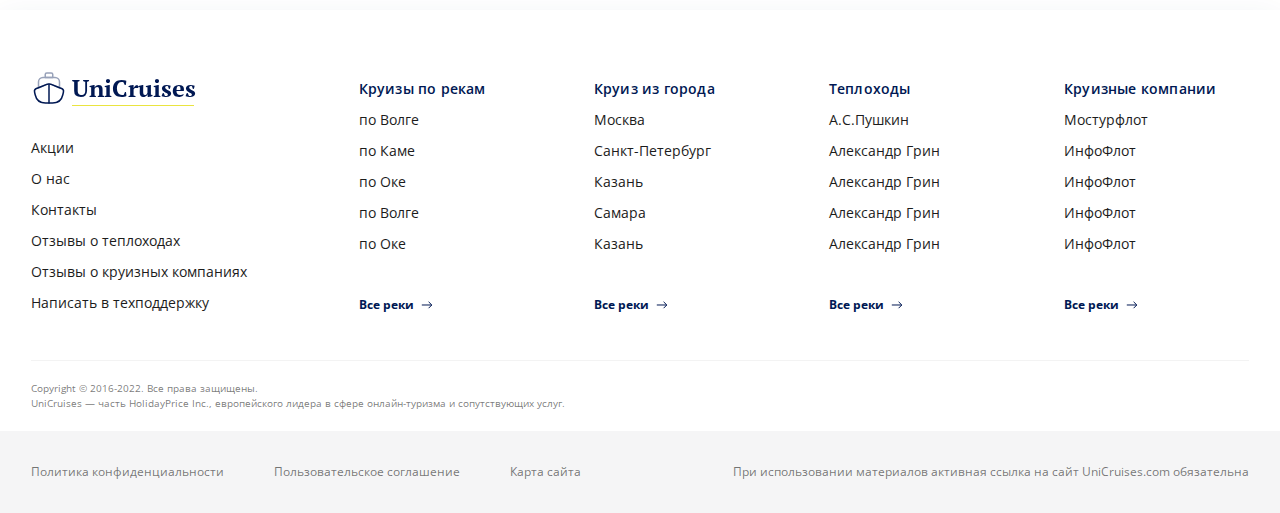
<file: ship-reviews.html>
<!DOCTYPE html>
<html lang="ru">

<head>
  <meta charset="UTF-8">
  <meta name="viewport" content="width=device-width">
  <link rel="preconnect" href="https://fonts.googleapis.com">
  <link rel="preconnect" href="https://fonts.gstatic.com" crossorigin>
  <link href="https://fonts.googleapis.com/css2?family=PT+Serif:wght@400;700&display=swap" rel="stylesheet">
  <link href="https://fonts.googleapis.com/css2?family=Open+Sans:wght@300;400;600;700&display=swap" rel="stylesheet">
  <link rel="stylesheet" href="https://cdn.jsdelivr.net/npm/@fancyapps/ui@4.0/dist/fancybox.css" />
  <link rel="stylesheet" href="https://unpkg.com/swiper@8/swiper-bundle.min.css" />
  <link rel="stylesheet" href="css/nice-select2.css">
  <link rel="stylesheet" href="css/style.css">
  <title>Cruises</title>
</head>

<body>
  <header class="header header--fixedScroll">
    <div class="container">
      <div class="header__inner">
        <div class="header__logo">
          <a href="#" class="logo">
            <div class="logo__img">
              <svg width="36" height="36" viewBox="0 0 36 36" fill="none" xmlns="http://www.w3.org/2000/svg">
                <path
                  d="M30.63 18.5545C31.935 19.0795 32.745 20.6245 32.445 21.9895L31.83 24.7795C30.765 29.5795 27 32.9995 21.57 32.9995H14.43C8.99997 32.9995 5.23498 29.5795 4.16998 24.7795L3.55498 21.9895C3.25498 20.6245 4.06496 19.0795 5.36996 18.5545L7.49998 17.6995L15.765 14.3845C17.205 13.8145 18.795 13.8145 20.235 14.3845L28.5 17.6995L30.63 18.5545Z"
                  stroke="white" stroke-width="1.5" stroke-linecap="round" stroke-linejoin="round" />
                <path d="M18 33V15" stroke="white" stroke-width="1.5" stroke-linecap="round" stroke-linejoin="round" />
                <g opacity="0.4">
                  <path
                    d="M28.5 12V17.7L20.235 14.385C18.795 13.815 17.205 13.815 15.765 14.385L7.5 17.7V12C7.5 9.525 9.525 7.5 12 7.5H24C26.475 7.5 28.5 9.525 28.5 12Z"
                    stroke="white" stroke-width="1.5" stroke-linecap="round" stroke-linejoin="round" />
                  <path d="M21.75 7.5H14.25V4.5C14.25 3.675 14.925 3 15.75 3H20.25C21.075 3 21.75 3.675 21.75 4.5V7.5Z"
                    stroke="white" stroke-width="1.5" stroke-linecap="round" stroke-linejoin="round" />
                </g>
              </svg>
            </div>
            <span class="logo__text">
              UniCruises
            </span>
          </a>
        </div>
        <nav class="header__nav">
          <div class="header__link header__slink">
            <a class="header__slink-link" href="#">Круизы</a>
            <div class="header__submenu">
              <div class="container">
                <div class="header__submenu-inner">
                  <div class="header__submenu-col">
                    <h2 class="header__submenu-header">Города отправления</h2>
                    <nav class="header__submenu-nav">
                      <a href="#">Москва</a>
                      <a href="#">Санкт-Петербург</a>
                      <a href="#">Казань</a>
                      <a href="#">Самара</a>
                      <a href="#">Самара</a>
                      <a href="#">Самара</a>
                      <a href="#">Самара</a>
                    </nav>
                    <a href="#" class="btn btn--grey btn--bold">
                      <span>Все города</span>
                      <svg width="12" height="12" viewBox="0 0 12 12" fill="none" xmlns="http://www.w3.org/2000/svg">
                        <path d="M10.8 5.9998L7.59999 2.7998M10.8 5.9998L7.59999 9.1998M10.8 5.9998H0.799988"
                          stroke="#001853" />
                      </svg>
                    </a>
                  </div>
                  <div class="header__submenu-col">
                    <h2 class="header__submenu-header">Реки</h2>
                    <nav class="header__submenu-nav">
                      <a href="#">по Волге</a>
                      <a href="#">по Оке</a>
                      <a href="#">по Каме</a>
                      <a href="#">Самара</a>
                      <a href="#">Самара</a>
                      <a href="#">Самара</a>
                      <a href="#">Самара</a>
                    </nav>
                    <a href="#" class="btn btn--grey btn--bold">
                      <span>Все реки</span>
                      <svg width="12" height="12" viewBox="0 0 12 12" fill="none" xmlns="http://www.w3.org/2000/svg">
                        <path d="M10.8 5.9998L7.59999 2.7998M10.8 5.9998L7.59999 9.1998M10.8 5.9998H0.799988"
                          stroke="#001853" />
                      </svg>
                    </a>
                  </div>
                </div>
              </div>
            </div>
          </div>
          <div class="header__menu" id="menu">
            <a href="#" class="header__link">Теплоходы</a>
            <a href="#" class="header__link">Круизные компании</a>
            <a href="#" class="header__link">Акции</a>
            <div class="header__mlang">
              <div class="lang lang--dark">
                <div class="lang__inner">
                  <div class="lang__icon"><img src="img/icons/flag-ru.svg" alt=""></div>
                  <div class="lang__hint">₽</div>
                </div>
                <div class="lang__toggle">
                  <div class="lang__item">
                    <div class="lang__icon"><img src="img/icons/flag-ru.svg" alt=""></div>
                    <div class="lang__hint">₽</div>
                  </div>
                  <div class="lang__item">
                    <div class="lang__icon"><img src="img/icons/flag-gb.svg" alt=""></div>
                    <div class="lang__hint"><img src="img/icons/valute-dollar.svg" alt=""></div>
                  </div>
                </div>
              </div>
            </div>
          </div>
        </nav>
        <div class="header__lang">
          <div class="lang">
            <div class="lang__inner">
              <div class="lang__icon"><img src="img/icons/flag-ru.svg" alt=""></div>
              <div class="lang__hint">₽</div>
            </div>
            <div class="lang__toggle">
              <div class="lang__item">
                <div class="lang__icon"><img src="img/icons/flag-ru.svg" alt=""></div>
                <div class="lang__hint">₽</div>
              </div>
              <div class="lang__item">
                <div class="lang__icon"><img src="img/icons/flag-gb.svg" alt=""></div>
                <div class="lang__hint"><img src="img/icons/valute-dollar.svg" alt=""></div>
              </div>
            </div>
          </div>
        </div>
        <div class="header__burger">
          <div class="burger" id="menuOpen">
            <span></span>
          </div>
        </div>
      </div>
    </div>
  </header>
  <main class="main">
    <section class="reviews section">
      <div class="container">
        <div class="breadcrumbs">
          <a href="#" class="breadcrumbs__link">Главная</a>
          <span>/</span>
          <a href="#" class="breadcrumbs__link">Донинтурфлот</a>
          <span>/</span>
          <span class="breadcrumbs__link">Теплоход Игорь Стравинский</span>
        </div>

        <div class="reviews__inner">
          <div class="reviews__aside">
            <div class="reviews__mob">
              <h1 class="section__title reviews__mob-title">Отзывы о теплоходе «Игорь Стравинский»</h1>
              <div class="reviews__mob-rate">
                <div class="stars stars--lg" data-rate="4">
                  <div class="stars__rate">
                    4.8
                  </div>
                  <div class="stars__view">
                    <div class="stars__item">
                      <svg width="14" height="14" viewBox="0 0 14 14" fill="none" xmlns="http://www.w3.org/2000/svg">
                        <path
                          d="M7 1.07149L8.69731 4.2885L8.81204 4.50594L9.05429 4.54786L12.6383 5.16799L10.1033 7.77634L9.93194 7.95265L9.96694 8.19599L10.4847 11.7963L7.22062 10.1913L7 10.0828L6.77938 10.1913L3.51531 11.7963L4.03306 8.19599L4.06806 7.95265L3.89671 7.77634L1.36165 5.16799L4.94571 4.54786L5.18796 4.50594L5.30269 4.2885L7 1.07149Z"
                          stroke="#E0E0E0" />
                      </svg>
                    </div>
                    <div class="stars__item">
                      <svg width="14" height="14" viewBox="0 0 14 14" fill="none" xmlns="http://www.w3.org/2000/svg">
                        <path
                          d="M7 1.07149L8.69731 4.2885L8.81204 4.50594L9.05429 4.54786L12.6383 5.16799L10.1033 7.77634L9.93194 7.95265L9.96694 8.19599L10.4847 11.7963L7.22062 10.1913L7 10.0828L6.77938 10.1913L3.51531 11.7963L4.03306 8.19599L4.06806 7.95265L3.89671 7.77634L1.36165 5.16799L4.94571 4.54786L5.18796 4.50594L5.30269 4.2885L7 1.07149Z"
                          stroke="#E0E0E0" />
                      </svg>
                    </div>
                    <div class="stars__item">
                      <svg width="14" height="14" viewBox="0 0 14 14" fill="none" xmlns="http://www.w3.org/2000/svg">
                        <path
                          d="M7 1.07149L8.69731 4.2885L8.81204 4.50594L9.05429 4.54786L12.6383 5.16799L10.1033 7.77634L9.93194 7.95265L9.96694 8.19599L10.4847 11.7963L7.22062 10.1913L7 10.0828L6.77938 10.1913L3.51531 11.7963L4.03306 8.19599L4.06806 7.95265L3.89671 7.77634L1.36165 5.16799L4.94571 4.54786L5.18796 4.50594L5.30269 4.2885L7 1.07149Z"
                          stroke="#E0E0E0" />
                      </svg>
                    </div>
                    <div class="stars__item">
                      <svg width="14" height="14" viewBox="0 0 14 14" fill="none" xmlns="http://www.w3.org/2000/svg">
                        <path
                          d="M7 1.07149L8.69731 4.2885L8.81204 4.50594L9.05429 4.54786L12.6383 5.16799L10.1033 7.77634L9.93194 7.95265L9.96694 8.19599L10.4847 11.7963L7.22062 10.1913L7 10.0828L6.77938 10.1913L3.51531 11.7963L4.03306 8.19599L4.06806 7.95265L3.89671 7.77634L1.36165 5.16799L4.94571 4.54786L5.18796 4.50594L5.30269 4.2885L7 1.07149Z"
                          stroke="#E0E0E0" />
                      </svg>
                    </div>
                    <div class="stars__item">
                      <svg width="14" height="14" viewBox="0 0 14 14" fill="none" xmlns="http://www.w3.org/2000/svg">
                        <path
                          d="M7 1.07149L8.69731 4.2885L8.81204 4.50594L9.05429 4.54786L12.6383 5.16799L10.1033 7.77634L9.93194 7.95265L9.96694 8.19599L10.4847 11.7963L7.22062 10.1913L7 10.0828L6.77938 10.1913L3.51531 11.7963L4.03306 8.19599L4.06806 7.95265L3.89671 7.77634L1.36165 5.16799L4.94571 4.54786L5.18796 4.50594L5.30269 4.2885L7 1.07149Z"
                          stroke="#E0E0E0" />
                      </svg>
                    </div>
                  </div>
                </div>
                <span class="reviews__rate-count">1367 отзывов</span>
              </div>
            </div>
            <div class="swiper cruise__slider cruise__slider--fullrounded">
              <div class="swiper-wrapper cruise__wrapper">
                <a data-fancybox="gallery" href="img/discount/item.jpg" class="swiper-slide cruise__slide">
                  <img src="img/discount/item.jpg" alt="">
                </a>
                <a data-fancybox="gallery" href="img/discount/item.jpg" class="swiper-slide cruise__slide">
                  <img src="img/discount/item.jpg" alt="">
                </a>
                <a data-fancybox="gallery" href="img/discount/item.jpg" class="swiper-slide cruise__slide">
                  <img src="img/discount/item.jpg" alt="">
                </a>
              </div>
              <div class="swiper-pagination cruise__pagination"></div>
            </div>
          </div>
          <div class="reviews__body">
            <h2 class="section__title reviews__title">Отзывы о теплоходе «Игорь Стравинский»</h2>
            <div class="reviews__rate">
              <div class="stars stars--lg" data-rate="4">
                <div class="stars__rate">
                  4.8
                </div>
                <div class="stars__view">
                  <div class="stars__item">
                    <svg width="14" height="14" viewBox="0 0 14 14" fill="none" xmlns="http://www.w3.org/2000/svg">
                      <path
                        d="M7 1.07149L8.69731 4.2885L8.81204 4.50594L9.05429 4.54786L12.6383 5.16799L10.1033 7.77634L9.93194 7.95265L9.96694 8.19599L10.4847 11.7963L7.22062 10.1913L7 10.0828L6.77938 10.1913L3.51531 11.7963L4.03306 8.19599L4.06806 7.95265L3.89671 7.77634L1.36165 5.16799L4.94571 4.54786L5.18796 4.50594L5.30269 4.2885L7 1.07149Z"
                        stroke="#E0E0E0" />
                    </svg>
                  </div>
                  <div class="stars__item">
                    <svg width="14" height="14" viewBox="0 0 14 14" fill="none" xmlns="http://www.w3.org/2000/svg">
                      <path
                        d="M7 1.07149L8.69731 4.2885L8.81204 4.50594L9.05429 4.54786L12.6383 5.16799L10.1033 7.77634L9.93194 7.95265L9.96694 8.19599L10.4847 11.7963L7.22062 10.1913L7 10.0828L6.77938 10.1913L3.51531 11.7963L4.03306 8.19599L4.06806 7.95265L3.89671 7.77634L1.36165 5.16799L4.94571 4.54786L5.18796 4.50594L5.30269 4.2885L7 1.07149Z"
                        stroke="#E0E0E0" />
                    </svg>
                  </div>
                  <div class="stars__item">
                    <svg width="14" height="14" viewBox="0 0 14 14" fill="none" xmlns="http://www.w3.org/2000/svg">
                      <path
                        d="M7 1.07149L8.69731 4.2885L8.81204 4.50594L9.05429 4.54786L12.6383 5.16799L10.1033 7.77634L9.93194 7.95265L9.96694 8.19599L10.4847 11.7963L7.22062 10.1913L7 10.0828L6.77938 10.1913L3.51531 11.7963L4.03306 8.19599L4.06806 7.95265L3.89671 7.77634L1.36165 5.16799L4.94571 4.54786L5.18796 4.50594L5.30269 4.2885L7 1.07149Z"
                        stroke="#E0E0E0" />
                    </svg>
                  </div>
                  <div class="stars__item">
                    <svg width="14" height="14" viewBox="0 0 14 14" fill="none" xmlns="http://www.w3.org/2000/svg">
                      <path
                        d="M7 1.07149L8.69731 4.2885L8.81204 4.50594L9.05429 4.54786L12.6383 5.16799L10.1033 7.77634L9.93194 7.95265L9.96694 8.19599L10.4847 11.7963L7.22062 10.1913L7 10.0828L6.77938 10.1913L3.51531 11.7963L4.03306 8.19599L4.06806 7.95265L3.89671 7.77634L1.36165 5.16799L4.94571 4.54786L5.18796 4.50594L5.30269 4.2885L7 1.07149Z"
                        stroke="#E0E0E0" />
                    </svg>
                  </div>
                  <div class="stars__item">
                    <svg width="14" height="14" viewBox="0 0 14 14" fill="none" xmlns="http://www.w3.org/2000/svg">
                      <path
                        d="M7 1.07149L8.69731 4.2885L8.81204 4.50594L9.05429 4.54786L12.6383 5.16799L10.1033 7.77634L9.93194 7.95265L9.96694 8.19599L10.4847 11.7963L7.22062 10.1913L7 10.0828L6.77938 10.1913L3.51531 11.7963L4.03306 8.19599L4.06806 7.95265L3.89671 7.77634L1.36165 5.16799L4.94571 4.54786L5.18796 4.50594L5.30269 4.2885L7 1.07149Z"
                        stroke="#E0E0E0" />
                    </svg>
                  </div>
                </div>
              </div>
              <span class="reviews__rate-count">1367 отзывов</span>
            </div>
            <div class="reviews__specs">
              <div class="reviews__specs-item">
                <strong>Круизная компания:</strong>
                <a href="#" class="link link--underline">Донинтурфлот</a>
              </div>
              <div class="reviews__specs-item">
                <strong>Год выпуска:</strong>
                <span>2019</span>
              </div>
              <div class="reviews__specs-item">
                <strong>Вместительность:</strong>
                <span>192 человека</span>
              </div>
            </div>
            <div class="reviews__text">
              <p><span class="text-hidden">Классический четырехпалубный теплоход «Игорь Стравинский» был построен в
                  Германии в 1985 году. В 2019 году теплоход прошел полную реконструкцию. На борту этого роскошного
                  теплохода, долгие годы работавшего только с иностранными туристами, есть все для комфортного и
                  безопасного отдыха: просторный вестибюль со стойкой ресепшен, ресторан, танцевальный бар и бар с
                  панорамным видом, сувенирный <span class="text-hidden-bg"></span><span class="text-hidden-inner"> магазин, салон-парикмахерская,
                    тренажерный зал и кабинет врача.</span></span><a href="#" class="read__more">Читать далее</a></p>
              <a href="#" class="reviews__pick link link--bold link--blue link--underline">
                <span>Выбрать круиз</span>
                <img src="img/icons/chevron-right.svg" alt="">
              </a>
            </div>
          </div>
        </div>
        <div class="reviews__inner">
          <div class="reviews__aside">
            <div class="reviews__info">
              <div class="reviews__info-body">
                <h2 class="reviews__info-header">Круизы от 49 000 рублей</h2>
                <a href="#" class="btn btn--blue">Выбрать круиз</a>
                <p class="reviews__info-text">Вы находитесь на сайте-агрегаторе всех онлайн-курсов по IT и digital</p>
              </div>
              <div class="reviews__info-companies">
                <h2 class="reviews__info-header">Отзывы о других теплоходах круизной компании Донинтурфлот</h2>
                <div class="sreviews">
                  <div class="sreviews__item">
                    <div class="sreviews__title">
                      <a href="#" class="sreviews__title-link">Сергей Есенин</a>
                    </div>
                    <div class="sreviews__body">
                      <a href="#" class="sreviews__body-count">
                        <span>1387 отзывов</span>
                      </a>
                      <div class="sreviews__body__stars">
                        <div class="stars stars--sm" data-rate="4">
                          <div class="stars__view">
                            <div class="stars__item">
                              <svg width="14" height="14" viewBox="0 0 14 14" fill="none"
                                xmlns="http://www.w3.org/2000/svg">
                                <path
                                  d="M7 1.07149L8.69731 4.2885L8.81204 4.50594L9.05429 4.54786L12.6383 5.16799L10.1033 7.77634L9.93194 7.95265L9.96694 8.19599L10.4847 11.7963L7.22062 10.1913L7 10.0828L6.77938 10.1913L3.51531 11.7963L4.03306 8.19599L4.06806 7.95265L3.89671 7.77634L1.36165 5.16799L4.94571 4.54786L5.18796 4.50594L5.30269 4.2885L7 1.07149Z"
                                  stroke="#E0E0E0" />
                              </svg>
                            </div>
                            <div class="stars__item">
                              <svg width="14" height="14" viewBox="0 0 14 14" fill="none"
                                xmlns="http://www.w3.org/2000/svg">
                                <path
                                  d="M7 1.07149L8.69731 4.2885L8.81204 4.50594L9.05429 4.54786L12.6383 5.16799L10.1033 7.77634L9.93194 7.95265L9.96694 8.19599L10.4847 11.7963L7.22062 10.1913L7 10.0828L6.77938 10.1913L3.51531 11.7963L4.03306 8.19599L4.06806 7.95265L3.89671 7.77634L1.36165 5.16799L4.94571 4.54786L5.18796 4.50594L5.30269 4.2885L7 1.07149Z"
                                  stroke="#E0E0E0" />
                              </svg>
                            </div>
                            <div class="stars__item">
                              <svg width="14" height="14" viewBox="0 0 14 14" fill="none"
                                xmlns="http://www.w3.org/2000/svg">
                                <path
                                  d="M7 1.07149L8.69731 4.2885L8.81204 4.50594L9.05429 4.54786L12.6383 5.16799L10.1033 7.77634L9.93194 7.95265L9.96694 8.19599L10.4847 11.7963L7.22062 10.1913L7 10.0828L6.77938 10.1913L3.51531 11.7963L4.03306 8.19599L4.06806 7.95265L3.89671 7.77634L1.36165 5.16799L4.94571 4.54786L5.18796 4.50594L5.30269 4.2885L7 1.07149Z"
                                  stroke="#E0E0E0" />
                              </svg>
                            </div>
                            <div class="stars__item">
                              <svg width="14" height="14" viewBox="0 0 14 14" fill="none"
                                xmlns="http://www.w3.org/2000/svg">
                                <path
                                  d="M7 1.07149L8.69731 4.2885L8.81204 4.50594L9.05429 4.54786L12.6383 5.16799L10.1033 7.77634L9.93194 7.95265L9.96694 8.19599L10.4847 11.7963L7.22062 10.1913L7 10.0828L6.77938 10.1913L3.51531 11.7963L4.03306 8.19599L4.06806 7.95265L3.89671 7.77634L1.36165 5.16799L4.94571 4.54786L5.18796 4.50594L5.30269 4.2885L7 1.07149Z"
                                  stroke="#E0E0E0" />
                              </svg>
                            </div>
                            <div class="stars__item">
                              <svg width="14" height="14" viewBox="0 0 14 14" fill="none"
                                xmlns="http://www.w3.org/2000/svg">
                                <path
                                  d="M7 1.07149L8.69731 4.2885L8.81204 4.50594L9.05429 4.54786L12.6383 5.16799L10.1033 7.77634L9.93194 7.95265L9.96694 8.19599L10.4847 11.7963L7.22062 10.1913L7 10.0828L6.77938 10.1913L3.51531 11.7963L4.03306 8.19599L4.06806 7.95265L3.89671 7.77634L1.36165 5.16799L4.94571 4.54786L5.18796 4.50594L5.30269 4.2885L7 1.07149Z"
                                  stroke="#E0E0E0" />
                              </svg>
                            </div>
                          </div>
                        </div>
                      </div>
                    </div>
                  </div>
                  <div class="sreviews__item">
                    <div class="sreviews__title">
                      <a href="#" class="sreviews__title-link">Дмитрий Фурманов</a>
                    </div>
                    <div class="sreviews__body">
                      <a href="#" class="sreviews__body-count">
                        <span>1387 отзывов</span>
                      </a>
                      <div class="sreviews__body__stars">
                        <div class="stars stars--sm" data-rate="4">
                          <div class="stars__view">
                            <div class="stars__item">
                              <svg width="14" height="14" viewBox="0 0 14 14" fill="none"
                                xmlns="http://www.w3.org/2000/svg">
                                <path
                                  d="M7 1.07149L8.69731 4.2885L8.81204 4.50594L9.05429 4.54786L12.6383 5.16799L10.1033 7.77634L9.93194 7.95265L9.96694 8.19599L10.4847 11.7963L7.22062 10.1913L7 10.0828L6.77938 10.1913L3.51531 11.7963L4.03306 8.19599L4.06806 7.95265L3.89671 7.77634L1.36165 5.16799L4.94571 4.54786L5.18796 4.50594L5.30269 4.2885L7 1.07149Z"
                                  stroke="#E0E0E0" />
                              </svg>
                            </div>
                            <div class="stars__item">
                              <svg width="14" height="14" viewBox="0 0 14 14" fill="none"
                                xmlns="http://www.w3.org/2000/svg">
                                <path
                                  d="M7 1.07149L8.69731 4.2885L8.81204 4.50594L9.05429 4.54786L12.6383 5.16799L10.1033 7.77634L9.93194 7.95265L9.96694 8.19599L10.4847 11.7963L7.22062 10.1913L7 10.0828L6.77938 10.1913L3.51531 11.7963L4.03306 8.19599L4.06806 7.95265L3.89671 7.77634L1.36165 5.16799L4.94571 4.54786L5.18796 4.50594L5.30269 4.2885L7 1.07149Z"
                                  stroke="#E0E0E0" />
                              </svg>
                            </div>
                            <div class="stars__item">
                              <svg width="14" height="14" viewBox="0 0 14 14" fill="none"
                                xmlns="http://www.w3.org/2000/svg">
                                <path
                                  d="M7 1.07149L8.69731 4.2885L8.81204 4.50594L9.05429 4.54786L12.6383 5.16799L10.1033 7.77634L9.93194 7.95265L9.96694 8.19599L10.4847 11.7963L7.22062 10.1913L7 10.0828L6.77938 10.1913L3.51531 11.7963L4.03306 8.19599L4.06806 7.95265L3.89671 7.77634L1.36165 5.16799L4.94571 4.54786L5.18796 4.50594L5.30269 4.2885L7 1.07149Z"
                                  stroke="#E0E0E0" />
                              </svg>
                            </div>
                            <div class="stars__item">
                              <svg width="14" height="14" viewBox="0 0 14 14" fill="none"
                                xmlns="http://www.w3.org/2000/svg">
                                <path
                                  d="M7 1.07149L8.69731 4.2885L8.81204 4.50594L9.05429 4.54786L12.6383 5.16799L10.1033 7.77634L9.93194 7.95265L9.96694 8.19599L10.4847 11.7963L7.22062 10.1913L7 10.0828L6.77938 10.1913L3.51531 11.7963L4.03306 8.19599L4.06806 7.95265L3.89671 7.77634L1.36165 5.16799L4.94571 4.54786L5.18796 4.50594L5.30269 4.2885L7 1.07149Z"
                                  stroke="#E0E0E0" />
                              </svg>
                            </div>
                            <div class="stars__item">
                              <svg width="14" height="14" viewBox="0 0 14 14" fill="none"
                                xmlns="http://www.w3.org/2000/svg">
                                <path
                                  d="M7 1.07149L8.69731 4.2885L8.81204 4.50594L9.05429 4.54786L12.6383 5.16799L10.1033 7.77634L9.93194 7.95265L9.96694 8.19599L10.4847 11.7963L7.22062 10.1913L7 10.0828L6.77938 10.1913L3.51531 11.7963L4.03306 8.19599L4.06806 7.95265L3.89671 7.77634L1.36165 5.16799L4.94571 4.54786L5.18796 4.50594L5.30269 4.2885L7 1.07149Z"
                                  stroke="#E0E0E0" />
                              </svg>
                            </div>
                          </div>
                        </div>
                      </div>
                    </div>
                  </div>
                  <div class="sreviews__item">
                    <div class="sreviews__title">
                      <a href="#" class="sreviews__title-link">Константин Коротков</a>
                    </div>
                    <div class="sreviews__body">
                      <a href="#" class="sreviews__body-count">
                        <span>1387 отзывов</span>
                      </a>
                      <div class="sreviews__body__stars">
                        <div class="stars stars--sm" data-rate="4">
                          <div class="stars__view">
                            <div class="stars__item">
                              <svg width="14" height="14" viewBox="0 0 14 14" fill="none"
                                xmlns="http://www.w3.org/2000/svg">
                                <path
                                  d="M7 1.07149L8.69731 4.2885L8.81204 4.50594L9.05429 4.54786L12.6383 5.16799L10.1033 7.77634L9.93194 7.95265L9.96694 8.19599L10.4847 11.7963L7.22062 10.1913L7 10.0828L6.77938 10.1913L3.51531 11.7963L4.03306 8.19599L4.06806 7.95265L3.89671 7.77634L1.36165 5.16799L4.94571 4.54786L5.18796 4.50594L5.30269 4.2885L7 1.07149Z"
                                  stroke="#E0E0E0" />
                              </svg>
                            </div>
                            <div class="stars__item">
                              <svg width="14" height="14" viewBox="0 0 14 14" fill="none"
                                xmlns="http://www.w3.org/2000/svg">
                                <path
                                  d="M7 1.07149L8.69731 4.2885L8.81204 4.50594L9.05429 4.54786L12.6383 5.16799L10.1033 7.77634L9.93194 7.95265L9.96694 8.19599L10.4847 11.7963L7.22062 10.1913L7 10.0828L6.77938 10.1913L3.51531 11.7963L4.03306 8.19599L4.06806 7.95265L3.89671 7.77634L1.36165 5.16799L4.94571 4.54786L5.18796 4.50594L5.30269 4.2885L7 1.07149Z"
                                  stroke="#E0E0E0" />
                              </svg>
                            </div>
                            <div class="stars__item">
                              <svg width="14" height="14" viewBox="0 0 14 14" fill="none"
                                xmlns="http://www.w3.org/2000/svg">
                                <path
                                  d="M7 1.07149L8.69731 4.2885L8.81204 4.50594L9.05429 4.54786L12.6383 5.16799L10.1033 7.77634L9.93194 7.95265L9.96694 8.19599L10.4847 11.7963L7.22062 10.1913L7 10.0828L6.77938 10.1913L3.51531 11.7963L4.03306 8.19599L4.06806 7.95265L3.89671 7.77634L1.36165 5.16799L4.94571 4.54786L5.18796 4.50594L5.30269 4.2885L7 1.07149Z"
                                  stroke="#E0E0E0" />
                              </svg>
                            </div>
                            <div class="stars__item">
                              <svg width="14" height="14" viewBox="0 0 14 14" fill="none"
                                xmlns="http://www.w3.org/2000/svg">
                                <path
                                  d="M7 1.07149L8.69731 4.2885L8.81204 4.50594L9.05429 4.54786L12.6383 5.16799L10.1033 7.77634L9.93194 7.95265L9.96694 8.19599L10.4847 11.7963L7.22062 10.1913L7 10.0828L6.77938 10.1913L3.51531 11.7963L4.03306 8.19599L4.06806 7.95265L3.89671 7.77634L1.36165 5.16799L4.94571 4.54786L5.18796 4.50594L5.30269 4.2885L7 1.07149Z"
                                  stroke="#E0E0E0" />
                              </svg>
                            </div>
                            <div class="stars__item">
                              <svg width="14" height="14" viewBox="0 0 14 14" fill="none"
                                xmlns="http://www.w3.org/2000/svg">
                                <path
                                  d="M7 1.07149L8.69731 4.2885L8.81204 4.50594L9.05429 4.54786L12.6383 5.16799L10.1033 7.77634L9.93194 7.95265L9.96694 8.19599L10.4847 11.7963L7.22062 10.1913L7 10.0828L6.77938 10.1913L3.51531 11.7963L4.03306 8.19599L4.06806 7.95265L3.89671 7.77634L1.36165 5.16799L4.94571 4.54786L5.18796 4.50594L5.30269 4.2885L7 1.07149Z"
                                  stroke="#E0E0E0" />
                              </svg>
                            </div>
                          </div>
                        </div>
                      </div>
                    </div>
                  </div>
                </div>
              </div>
              <div class="reviews__info-links">
                <h2 class="reviews__info-header">Отзывы о других круизных компаниях</h2>
                <nav class="links">
                  <a href="#" class="links__item">Днепробуг</a>
                  <a href="#" class="links__item">Белый лебедь</a>
                  <a href="#" class="links__item">Цезарь тревел</a>
                  <a href="#" class="links__item">Днепробуг</a>
                  <a href="#" class="links__item">Гама</a>
                  <a href="#" class="links__item">Днепробуг</a>
                  <a href="#" class="links__item">Белый лебедь</a>
                  <a href="#" class="links__item">Гама</a>
                  <a href="#" class="links__item">Цезарь тревел</a>
                </nav>
              </div>
            </div>
          </div>
          <div class="reviews__body">
            <div class="reviews__sort">
              <div class="reviews__sort-inner">
                <div class="reviews__sort-title">
                  <span>Сортировать:</span>
                </div>
                <a href="#" class="reviews__sort-item">по дате</a>
                <div class="reviews__sort-item">
                  <select id="reviewsSort">
                    <option value="1" selected>отрицательные</option>
                    <option value="2">Положительные</option>
                  </select>
                </div>
                <a href="#" class="reviews__sort-item">положительные</a>
                <a href="#" class="reviews__sort-item">популярные</a>
              </div>
              <div class="reviews__sort-nav">
                <a href="#" class="btn btn--trans">Оставить отзыв</a>
              </div>
            </div>
            <div class="reviews__list">
              <div class="reviews__item">
                <div class="reviews__item-header">
                  <div class="reviews__item-stars">
                    <div class="stars stars--sm" data-rate="4">
                      <div class="stars__rate">
                        4.8
                      </div>
                      <div class="stars__view">
                        <div class="stars__item">
                          <svg width="14" height="14" viewBox="0 0 14 14" fill="none"
                            xmlns="http://www.w3.org/2000/svg">
                            <path
                              d="M7 1.07149L8.69731 4.2885L8.81204 4.50594L9.05429 4.54786L12.6383 5.16799L10.1033 7.77634L9.93194 7.95265L9.96694 8.19599L10.4847 11.7963L7.22062 10.1913L7 10.0828L6.77938 10.1913L3.51531 11.7963L4.03306 8.19599L4.06806 7.95265L3.89671 7.77634L1.36165 5.16799L4.94571 4.54786L5.18796 4.50594L5.30269 4.2885L7 1.07149Z"
                              stroke="#E0E0E0" />
                          </svg>
                        </div>
                        <div class="stars__item">
                          <svg width="14" height="14" viewBox="0 0 14 14" fill="none"
                            xmlns="http://www.w3.org/2000/svg">
                            <path
                              d="M7 1.07149L8.69731 4.2885L8.81204 4.50594L9.05429 4.54786L12.6383 5.16799L10.1033 7.77634L9.93194 7.95265L9.96694 8.19599L10.4847 11.7963L7.22062 10.1913L7 10.0828L6.77938 10.1913L3.51531 11.7963L4.03306 8.19599L4.06806 7.95265L3.89671 7.77634L1.36165 5.16799L4.94571 4.54786L5.18796 4.50594L5.30269 4.2885L7 1.07149Z"
                              stroke="#E0E0E0" />
                          </svg>
                        </div>
                        <div class="stars__item">
                          <svg width="14" height="14" viewBox="0 0 14 14" fill="none"
                            xmlns="http://www.w3.org/2000/svg">
                            <path
                              d="M7 1.07149L8.69731 4.2885L8.81204 4.50594L9.05429 4.54786L12.6383 5.16799L10.1033 7.77634L9.93194 7.95265L9.96694 8.19599L10.4847 11.7963L7.22062 10.1913L7 10.0828L6.77938 10.1913L3.51531 11.7963L4.03306 8.19599L4.06806 7.95265L3.89671 7.77634L1.36165 5.16799L4.94571 4.54786L5.18796 4.50594L5.30269 4.2885L7 1.07149Z"
                              stroke="#E0E0E0" />
                          </svg>
                        </div>
                        <div class="stars__item">
                          <svg width="14" height="14" viewBox="0 0 14 14" fill="none"
                            xmlns="http://www.w3.org/2000/svg">
                            <path
                              d="M7 1.07149L8.69731 4.2885L8.81204 4.50594L9.05429 4.54786L12.6383 5.16799L10.1033 7.77634L9.93194 7.95265L9.96694 8.19599L10.4847 11.7963L7.22062 10.1913L7 10.0828L6.77938 10.1913L3.51531 11.7963L4.03306 8.19599L4.06806 7.95265L3.89671 7.77634L1.36165 5.16799L4.94571 4.54786L5.18796 4.50594L5.30269 4.2885L7 1.07149Z"
                              stroke="#E0E0E0" />
                          </svg>
                        </div>
                        <div class="stars__item">
                          <svg width="14" height="14" viewBox="0 0 14 14" fill="none"
                            xmlns="http://www.w3.org/2000/svg">
                            <path
                              d="M7 1.07149L8.69731 4.2885L8.81204 4.50594L9.05429 4.54786L12.6383 5.16799L10.1033 7.77634L9.93194 7.95265L9.96694 8.19599L10.4847 11.7963L7.22062 10.1913L7 10.0828L6.77938 10.1913L3.51531 11.7963L4.03306 8.19599L4.06806 7.95265L3.89671 7.77634L1.36165 5.16799L4.94571 4.54786L5.18796 4.50594L5.30269 4.2885L7 1.07149Z"
                              stroke="#E0E0E0" />
                          </svg>
                        </div>
                      </div>
                    </div>
                  </div>
                </div>
                <div class="reviews__item-rating">
                  <div class="reviews__rate">
                    <div class="reviews__rate-title">
                      Чистота
                    </div>
                    <div class="reviews__rate-line">
                      <div class="reviews__rate-line__inner" style="width: 100%;">

                      </div>
                    </div>
                    <div class="reviews__rate-rate">5.0</div>
                  </div>
                  <div class="reviews__rate">
                    <div class="reviews__rate-title">
                      Программа тура
                    </div>
                    <div class="reviews__rate-line">
                      <div class="reviews__rate-line__inner" style="width: 100%;">

                      </div>
                    </div>
                    <div class="reviews__rate-rate">5.0</div>
                  </div>
                  <div class="reviews__rate">
                    <div class="reviews__rate-title">
                      Сервис и питание
                    </div>
                    <div class="reviews__rate-line">
                      <div class="reviews__rate-line__inner" style="width: 100%;">

                      </div>
                    </div>
                    <div class="reviews__rate-rate">5.0</div>
                  </div>
                  <div class="reviews__rate">
                    <div class="reviews__rate-title">
                      Экскурсии
                    </div>
                    <div class="reviews__rate-line">
                      <div class="reviews__rate-line__inner" style="width: 90%;">

                      </div>
                    </div>
                    <div class="reviews__rate-rate">4.5</div>
                  </div>
                  <div class="reviews__rate">
                    <div class="reviews__rate-title">
                      Экипаж
                    </div>
                    <div class="reviews__rate-line">
                      <div class="reviews__rate-line__inner" style="width: 100%;">

                      </div>
                    </div>
                    <div class="reviews__rate-rate">5.0</div>
                  </div>
                </div>
                <div class="reviews__item-author">
                  <div class="reviews__item-author__avatar">
                    <img src="img/icons/avatar.svg" alt="">
                  </div>
                  <div class="reviews__item-author__body">
                    <div class="reviews__item-author__name">Тимофей</div>
                    <div class="reviews__item-author__date">31 января 2022</div>
                  </div>
                </div>
                <h3 class="reviews__item-title">Лучший круиз в моей жизни</h3>
                <p class="reviews__item-text"><span class="text-hidden text-hidden--grey">Отдыхали на теплоходе с 25 мая
                    по 7 июня,все очень понравилось. Кухня
                    великолепная, хочу выразить благодарность Елене Рожновой, она нас обслуживала на протяжении всего
                    круиза,очень приятная и добрая девушка. Желаю ей успехов и радости в жизни. Очень талантливы Сергей
                    Писарев и Илья Гончаров, просто виртуозы своего дела, наслаждались исполнением ежедневно. Удачи им и
                    процветания.Особенно хочу выразить восторг Юлии Самусевич, ее исполнение великолепно. Ее голос
                    великолепен, <span class="text-hidden-bg"></span><span class="text-hidden-inner"> ее харизма очаровывает.Творческих успехов в исполнении
                      и создании новых песен.</span></span>
                  <a href="#" class="read__more">Читать далее</a>
                </p>
                <div class="reviews__item-footer">
                  <a href="#" class="reviews__reply link link--bold link--blue link--underline">Ответить</a>
                  <div class="reviews__item-rate">
                    <a href="#" class="reviews__item-rate__up">
                      <img src="img/icons/thumbsup.svg" alt="">
                      <span>11</span>
                    </a>
                    <a href="#" class="reviews__item-rate__down">
                      <img src="img/icons/thumbsdown.svg" alt="">
                      <span>3</span>
                    </a>
                  </div>
                </div>
                <form class="reviews__item-form form">
                  <input type="text" class="input" placeholder="Введите имя">
                  <input type="text" class="input" placeholder="Введите e-mail">
                  <textarea class="textfield" placeholder="Напишите комментарий"></textarea>
                  <label class="check-wrap">
                    <input type="checkbox" class="check-wrap__inp" required>
                    <span class="check-wrap__check"></span>
                    <span class="check-wrap__text">Соглашаюсь на обработку моих персональных данных в соответствии с
                      Политикой конфиденциальности и принимаю условия Пользовательского соглашения</span>
                  </label>
                  <button class="btn btn--blue">Оставить комментарий</button>
                </form>
              </div>
              <div class="reviews__item">
                <div class="reviews__item-header">
                  <div class="reviews__item-stars">
                    <div class="stars stars--sm" data-rate="4">
                      <div class="stars__rate">
                        4.8
                      </div>
                      <div class="stars__view">
                        <div class="stars__item">
                          <svg width="14" height="14" viewBox="0 0 14 14" fill="none"
                            xmlns="http://www.w3.org/2000/svg">
                            <path
                              d="M7 1.07149L8.69731 4.2885L8.81204 4.50594L9.05429 4.54786L12.6383 5.16799L10.1033 7.77634L9.93194 7.95265L9.96694 8.19599L10.4847 11.7963L7.22062 10.1913L7 10.0828L6.77938 10.1913L3.51531 11.7963L4.03306 8.19599L4.06806 7.95265L3.89671 7.77634L1.36165 5.16799L4.94571 4.54786L5.18796 4.50594L5.30269 4.2885L7 1.07149Z"
                              stroke="#E0E0E0" />
                          </svg>
                        </div>
                        <div class="stars__item">
                          <svg width="14" height="14" viewBox="0 0 14 14" fill="none"
                            xmlns="http://www.w3.org/2000/svg">
                            <path
                              d="M7 1.07149L8.69731 4.2885L8.81204 4.50594L9.05429 4.54786L12.6383 5.16799L10.1033 7.77634L9.93194 7.95265L9.96694 8.19599L10.4847 11.7963L7.22062 10.1913L7 10.0828L6.77938 10.1913L3.51531 11.7963L4.03306 8.19599L4.06806 7.95265L3.89671 7.77634L1.36165 5.16799L4.94571 4.54786L5.18796 4.50594L5.30269 4.2885L7 1.07149Z"
                              stroke="#E0E0E0" />
                          </svg>
                        </div>
                        <div class="stars__item">
                          <svg width="14" height="14" viewBox="0 0 14 14" fill="none"
                            xmlns="http://www.w3.org/2000/svg">
                            <path
                              d="M7 1.07149L8.69731 4.2885L8.81204 4.50594L9.05429 4.54786L12.6383 5.16799L10.1033 7.77634L9.93194 7.95265L9.96694 8.19599L10.4847 11.7963L7.22062 10.1913L7 10.0828L6.77938 10.1913L3.51531 11.7963L4.03306 8.19599L4.06806 7.95265L3.89671 7.77634L1.36165 5.16799L4.94571 4.54786L5.18796 4.50594L5.30269 4.2885L7 1.07149Z"
                              stroke="#E0E0E0" />
                          </svg>
                        </div>
                        <div class="stars__item">
                          <svg width="14" height="14" viewBox="0 0 14 14" fill="none"
                            xmlns="http://www.w3.org/2000/svg">
                            <path
                              d="M7 1.07149L8.69731 4.2885L8.81204 4.50594L9.05429 4.54786L12.6383 5.16799L10.1033 7.77634L9.93194 7.95265L9.96694 8.19599L10.4847 11.7963L7.22062 10.1913L7 10.0828L6.77938 10.1913L3.51531 11.7963L4.03306 8.19599L4.06806 7.95265L3.89671 7.77634L1.36165 5.16799L4.94571 4.54786L5.18796 4.50594L5.30269 4.2885L7 1.07149Z"
                              stroke="#E0E0E0" />
                          </svg>
                        </div>
                        <div class="stars__item">
                          <svg width="14" height="14" viewBox="0 0 14 14" fill="none"
                            xmlns="http://www.w3.org/2000/svg">
                            <path
                              d="M7 1.07149L8.69731 4.2885L8.81204 4.50594L9.05429 4.54786L12.6383 5.16799L10.1033 7.77634L9.93194 7.95265L9.96694 8.19599L10.4847 11.7963L7.22062 10.1913L7 10.0828L6.77938 10.1913L3.51531 11.7963L4.03306 8.19599L4.06806 7.95265L3.89671 7.77634L1.36165 5.16799L4.94571 4.54786L5.18796 4.50594L5.30269 4.2885L7 1.07149Z"
                              stroke="#E0E0E0" />
                          </svg>
                        </div>
                      </div>
                    </div>
                  </div>
                </div>
                <div class="reviews__item-rating">
                  <div class="reviews__rate">
                    <div class="reviews__rate-title">
                      Чистота
                    </div>
                    <div class="reviews__rate-line">
                      <div class="reviews__rate-line__inner" style="width: 100%;">

                      </div>
                    </div>
                    <div class="reviews__rate-rate">5.0</div>
                  </div>
                  <div class="reviews__rate">
                    <div class="reviews__rate-title">
                      Программа тура
                    </div>
                    <div class="reviews__rate-line">
                      <div class="reviews__rate-line__inner" style="width: 100%;">

                      </div>
                    </div>
                    <div class="reviews__rate-rate">5.0</div>
                  </div>
                  <div class="reviews__rate">
                    <div class="reviews__rate-title">
                      Сервис и питание
                    </div>
                    <div class="reviews__rate-line">
                      <div class="reviews__rate-line__inner" style="width: 100%;">

                      </div>
                    </div>
                    <div class="reviews__rate-rate">5.0</div>
                  </div>
                  <div class="reviews__rate">
                    <div class="reviews__rate-title">
                      Экскурсии
                    </div>
                    <div class="reviews__rate-line">
                      <div class="reviews__rate-line__inner" style="width: 90%;">

                      </div>
                    </div>
                    <div class="reviews__rate-rate">4.5</div>
                  </div>
                  <div class="reviews__rate">
                    <div class="reviews__rate-title">
                      Экипаж
                    </div>
                    <div class="reviews__rate-line">
                      <div class="reviews__rate-line__inner" style="width: 100%;">

                      </div>
                    </div>
                    <div class="reviews__rate-rate">5.0</div>
                  </div>
                </div>
                <div class="reviews__item-author">
                  <div class="reviews__item-author__avatar">
                    <img src="img/icons/avatar.svg" alt="">
                  </div>
                  <div class="reviews__item-author__body">
                    <div class="reviews__item-author__name">Тимофей</div>
                    <div class="reviews__item-author__date">31 января 2022</div>
                  </div>
                </div>
                <h3 class="reviews__item-title">Лучший круиз в моей жизни</h3>
                <p class="reviews__item-text"><span class="text-hidden text-hidden--grey">Отдыхали на теплоходе с 25 мая
                    по 7 июня,все очень понравилось. Кухня
                    великолепная, хочу выразить благодарность Елене Рожновой, она нас обслуживала на протяжении всего
                    круиза,очень приятная и добрая девушка. Желаю ей успехов и радости в жизни. Очень талантливы Сергей
                    Писарев и Илья Гончаров, просто виртуозы своего дела, наслаждались исполнением ежедневно. Удачи им и
                    процветания.Особенно хочу выразить восторг Юлии Самусевич, ее исполнение великолепно. Ее голос
                    великолепен, <span class="text-hidden-bg"></span><span class="text-hidden-inner"> ее харизма очаровывает.Творческих успехов в исполнении
                      и создании новых песен.</span></span>
                  <a href="#" class="read__more">Читать далее</a>
                </p>
                <div class="reviews__item-footer">
                  <a href="#" class="reviews__reply link link--bold link--blue link--underline">Ответить</a>
                  <div class="reviews__item-rate">
                    <a href="#" class="reviews__item-rate__up">
                      <img src="img/icons/thumbsup.svg" alt="">
                      <span>11</span>
                    </a>
                    <a href="#" class="reviews__item-rate__down">
                      <img src="img/icons/thumbsdown.svg" alt="">
                      <span>3</span>
                    </a>
                  </div>
                </div>
                <div class="reviews__item-answer">
                  <div class="reviews__item-author">
                    <div class="reviews__item-author__avatar">
                      <img src="img/icons/avatar-donintour.svg" alt="">
                    </div>
                    <div class="reviews__item-author__body">
                      <div class="reviews__item-author__name">Донинтурфлот</div>
                      <div class="reviews__item-author__date">31 января 2022</div>
                    </div>
                  </div>
                  <p class="reviews__item-text">Лента серии LUX с низким энергопотреблением, питанием 24 В и мощностью
                    2.9 Вт/м для декоративной подсветки различных интерьеров. Светодиоды SMD 3528 холодного белого цвета
                    свечения (7700 - 9600 К) с плотностью. </p>
                  <div class="reviews__item-footer reviews__item-footer--end">
                    <div class="reviews__item-rate">
                      <a href="#" class="reviews__item-rate__up">
                        <img src="img/icons/thumbsup.svg" alt="">
                        <span>11</span>
                      </a>
                      <a href="#" class="reviews__item-rate__down">
                        <img src="img/icons/thumbsdown.svg" alt="">
                        <span>3</span>
                      </a>
                    </div>
                  </div>
                </div>
                <form class="reviews__item-form form">
                  <input type="text" class="input" placeholder="Введите имя">
                  <input type="text" class="input" placeholder="Введите e-mail">
                  <textarea class="textfield" placeholder="Напишите комментарий"></textarea>
                  <label class="check-wrap">
                    <input type="checkbox" class="check-wrap__inp" required>
                    <span class="check-wrap__check"></span>
                    <span class="check-wrap__text">Соглашаюсь на обработку моих персональных данных в соответствии с
                      Политикой конфиденциальности и принимаю условия Пользовательского соглашения</span>
                  </label>
                  <button class="btn btn--blue">Оставить комментарий</button>
                </form>
              </div>
              <div class="reviews__item">
                <div class="reviews__item-header">
                  <div class="reviews__item-stars">
                    <div class="stars stars--sm" data-rate="4">
                      <div class="stars__rate">
                        4.8
                      </div>
                      <div class="stars__view">
                        <div class="stars__item">
                          <svg width="14" height="14" viewBox="0 0 14 14" fill="none"
                            xmlns="http://www.w3.org/2000/svg">
                            <path
                              d="M7 1.07149L8.69731 4.2885L8.81204 4.50594L9.05429 4.54786L12.6383 5.16799L10.1033 7.77634L9.93194 7.95265L9.96694 8.19599L10.4847 11.7963L7.22062 10.1913L7 10.0828L6.77938 10.1913L3.51531 11.7963L4.03306 8.19599L4.06806 7.95265L3.89671 7.77634L1.36165 5.16799L4.94571 4.54786L5.18796 4.50594L5.30269 4.2885L7 1.07149Z"
                              stroke="#E0E0E0" />
                          </svg>
                        </div>
                        <div class="stars__item">
                          <svg width="14" height="14" viewBox="0 0 14 14" fill="none"
                            xmlns="http://www.w3.org/2000/svg">
                            <path
                              d="M7 1.07149L8.69731 4.2885L8.81204 4.50594L9.05429 4.54786L12.6383 5.16799L10.1033 7.77634L9.93194 7.95265L9.96694 8.19599L10.4847 11.7963L7.22062 10.1913L7 10.0828L6.77938 10.1913L3.51531 11.7963L4.03306 8.19599L4.06806 7.95265L3.89671 7.77634L1.36165 5.16799L4.94571 4.54786L5.18796 4.50594L5.30269 4.2885L7 1.07149Z"
                              stroke="#E0E0E0" />
                          </svg>
                        </div>
                        <div class="stars__item">
                          <svg width="14" height="14" viewBox="0 0 14 14" fill="none"
                            xmlns="http://www.w3.org/2000/svg">
                            <path
                              d="M7 1.07149L8.69731 4.2885L8.81204 4.50594L9.05429 4.54786L12.6383 5.16799L10.1033 7.77634L9.93194 7.95265L9.96694 8.19599L10.4847 11.7963L7.22062 10.1913L7 10.0828L6.77938 10.1913L3.51531 11.7963L4.03306 8.19599L4.06806 7.95265L3.89671 7.77634L1.36165 5.16799L4.94571 4.54786L5.18796 4.50594L5.30269 4.2885L7 1.07149Z"
                              stroke="#E0E0E0" />
                          </svg>
                        </div>
                        <div class="stars__item">
                          <svg width="14" height="14" viewBox="0 0 14 14" fill="none"
                            xmlns="http://www.w3.org/2000/svg">
                            <path
                              d="M7 1.07149L8.69731 4.2885L8.81204 4.50594L9.05429 4.54786L12.6383 5.16799L10.1033 7.77634L9.93194 7.95265L9.96694 8.19599L10.4847 11.7963L7.22062 10.1913L7 10.0828L6.77938 10.1913L3.51531 11.7963L4.03306 8.19599L4.06806 7.95265L3.89671 7.77634L1.36165 5.16799L4.94571 4.54786L5.18796 4.50594L5.30269 4.2885L7 1.07149Z"
                              stroke="#E0E0E0" />
                          </svg>
                        </div>
                        <div class="stars__item">
                          <svg width="14" height="14" viewBox="0 0 14 14" fill="none"
                            xmlns="http://www.w3.org/2000/svg">
                            <path
                              d="M7 1.07149L8.69731 4.2885L8.81204 4.50594L9.05429 4.54786L12.6383 5.16799L10.1033 7.77634L9.93194 7.95265L9.96694 8.19599L10.4847 11.7963L7.22062 10.1913L7 10.0828L6.77938 10.1913L3.51531 11.7963L4.03306 8.19599L4.06806 7.95265L3.89671 7.77634L1.36165 5.16799L4.94571 4.54786L5.18796 4.50594L5.30269 4.2885L7 1.07149Z"
                              stroke="#E0E0E0" />
                          </svg>
                        </div>
                      </div>
                    </div>
                  </div>
                </div>
                <div class="reviews__item-rating">
                  <div class="reviews__rate">
                    <div class="reviews__rate-title">
                      Чистота
                    </div>
                    <div class="reviews__rate-line">
                      <div class="reviews__rate-line__inner" style="width: 100%;">

                      </div>
                    </div>
                    <div class="reviews__rate-rate">5.0</div>
                  </div>
                  <div class="reviews__rate">
                    <div class="reviews__rate-title">
                      Программа тура
                    </div>
                    <div class="reviews__rate-line">
                      <div class="reviews__rate-line__inner" style="width: 100%;">

                      </div>
                    </div>
                    <div class="reviews__rate-rate">5.0</div>
                  </div>
                  <div class="reviews__rate">
                    <div class="reviews__rate-title">
                      Сервис и питание
                    </div>
                    <div class="reviews__rate-line">
                      <div class="reviews__rate-line__inner" style="width: 100%;">

                      </div>
                    </div>
                    <div class="reviews__rate-rate">5.0</div>
                  </div>
                  <div class="reviews__rate">
                    <div class="reviews__rate-title">
                      Экскурсии
                    </div>
                    <div class="reviews__rate-line">
                      <div class="reviews__rate-line__inner" style="width: 90%;">

                      </div>
                    </div>
                    <div class="reviews__rate-rate">4.5</div>
                  </div>
                  <div class="reviews__rate">
                    <div class="reviews__rate-title">
                      Экипаж
                    </div>
                    <div class="reviews__rate-line">
                      <div class="reviews__rate-line__inner" style="width: 100%;">

                      </div>
                    </div>
                    <div class="reviews__rate-rate">5.0</div>
                  </div>
                </div>
                <div class="reviews__item-author">
                  <div class="reviews__item-author__avatar">
                    <img src="img/icons/avatar.svg" alt="">
                  </div>
                  <div class="reviews__item-author__body">
                    <div class="reviews__item-author__name">Тимофей</div>
                    <div class="reviews__item-author__date">31 января 2022</div>
                  </div>
                </div>
                <h3 class="reviews__item-title">Лучший круиз в моей жизни</h3>
                <p class="reviews__item-text"><span class="text-hidden text-hidden--grey">Отдыхали на теплоходе с 25 мая
                    по 7 июня,все очень понравилось. Кухня
                    великолепная, хочу выразить благодарность Елене Рожновой, она нас обслуживала на протяжении всего
                    круиза,очень приятная и добрая девушка. Желаю ей успехов и радости в жизни. Очень талантливы Сергей
                    Писарев и Илья Гончаров, просто виртуозы своего дела, наслаждались исполнением ежедневно. Удачи им и
                    процветания.Особенно хочу выразить восторг Юлии Самусевич, ее исполнение великолепно. Ее голос
                    великолепен, <span class="text-hidden-bg"></span><span class="text-hidden-inner"> ее харизма очаровывает.Творческих успехов в исполнении
                      и создании новых песен.</span></span>
                  <a href="#" class="read__more">Читать далее</a>
                </p>
                <div class="reviews__item-photos">
                  <a href="#" class="reviews__item-photos__item">
                    <img src="img/rivers/item1.jpg" alt="">
                  </a>
                  <a href="#" class="reviews__item-photos__item">
                    <img src="img/rivers/item2.jpg" alt="">
                  </a>
                  <a href="#" class="reviews__item-photos__item">
                    <img src="img/rivers/item3.jpg" alt="">
                  </a>
                </div>
                <div class="reviews__item-footer">
                  <a href="#" class="reviews__reply link link--bold link--blue link--underline">Ответить</a>
                  <div class="reviews__item-rate">
                    <a href="#" class="reviews__item-rate__up">
                      <img src="img/icons/thumbsup.svg" alt="">
                      <span>11</span>
                    </a>
                    <a href="#" class="reviews__item-rate__down">
                      <img src="img/icons/thumbsdown.svg" alt="">
                      <span>3</span>
                    </a>
                  </div>
                </div>
                <form class="reviews__item-form form">
                  <input type="text" class="input" placeholder="Введите имя">
                  <input type="text" class="input" placeholder="Введите e-mail">
                  <textarea class="textfield" placeholder="Напишите комментарий"></textarea>
                  <label class="check-wrap">
                    <input type="checkbox" class="check-wrap__inp" required>
                    <span class="check-wrap__check"></span>
                    <span class="check-wrap__text">Соглашаюсь на обработку моих персональных данных в соответствии с
                      Политикой конфиденциальности и принимаю условия Пользовательского соглашения</span>
                  </label>
                  <button class="btn btn--blue">Оставить комментарий</button>
                </form>
              </div>
            </div>
            <div class="feedback">
              <h2 class="feedback__title">Оставить отзыв о теплоходе А.С. Пушкин круизной компании Мостурфлот </h2>
              <form class="form feedback__form">
                <p class="form__hint">Имя</p>
                <input type="text" class="input" placeholder="Введите имя">
                <p class="form__hint">E-mail</p>
                <input type="text" class="input" placeholder="Введите e-mail">
                <p class="form__hint">Ваше общее впечатление (от 1 до 15 слов)</p>
                <input type="text" class="input">
                <p class="form__hint">Отзыв</p>
                <textarea class="textfield"></textarea>
                <label class="file">
                  <div class="file__inner">
                    <img src="img/icons/attach.svg" alt="">
                    <span>Прикрепить фотографии</span>
                  </div>
                  <input type="file" class="file__inp">
                </label>
                <div class="feedback__form-photos">
                  <p class="feedback__form-photos__hint">Загружено 3 фотографии:</p>
                  <div class="feedback__form-photos__inner">
                    <div class="feedback__form-photos__item">
                      <a href="#" class="feedback__form-photos__remove">Удалить</a>
                      <img src="img/rivers/item1.jpg" alt="">
                    </div>
                    <div class="feedback__form-photos__item">
                      <a href="#" class="feedback__form-photos__remove">Удалить</a>
                      <img src="img/rivers/item1.jpg" alt="">
                    </div>
                    <div class="feedback__form-photos__item">
                      <a href="#" class="feedback__form-photos__remove">Удалить</a>
                      <img src="img/rivers/item1.jpg" alt="">
                    </div>
                  </div>
                </div>
                <div class="feedback__rate">
                  <h3 class="feedback__rate-title">Поставьте оценки:</h3>
                  <div class="feedback__rate-item">
                    <div class="feedback__rate-hint">
                      Чистота
                    </div>
                    <div class="feedback__rate-body">
                      <div class="stars stars--hover stars--lg" data-rate="4">
                        <div class="stars__view">
                          <div class="stars__item" data-rate="1">
                            <svg width="14" height="14" viewBox="0 0 14 14" fill="none" xmlns="http://www.w3.org/2000/svg">
                              <path
                                d="M7 1.07149L8.69731 4.2885L8.81204 4.50594L9.05429 4.54786L12.6383 5.16799L10.1033 7.77634L9.93194 7.95265L9.96694 8.19599L10.4847 11.7963L7.22062 10.1913L7 10.0828L6.77938 10.1913L3.51531 11.7963L4.03306 8.19599L4.06806 7.95265L3.89671 7.77634L1.36165 5.16799L4.94571 4.54786L5.18796 4.50594L5.30269 4.2885L7 1.07149Z"
                                stroke="#E0E0E0" />
                            </svg>
                          </div>
                          <div class="stars__item" data-rate="2">
                            <svg width="14" height="14" viewBox="0 0 14 14" fill="none" xmlns="http://www.w3.org/2000/svg">
                              <path
                                d="M7 1.07149L8.69731 4.2885L8.81204 4.50594L9.05429 4.54786L12.6383 5.16799L10.1033 7.77634L9.93194 7.95265L9.96694 8.19599L10.4847 11.7963L7.22062 10.1913L7 10.0828L6.77938 10.1913L3.51531 11.7963L4.03306 8.19599L4.06806 7.95265L3.89671 7.77634L1.36165 5.16799L4.94571 4.54786L5.18796 4.50594L5.30269 4.2885L7 1.07149Z"
                                stroke="#E0E0E0" />
                            </svg>
                          </div>
                          <div class="stars__item" data-rate="3">
                            <svg width="14" height="14" viewBox="0 0 14 14" fill="none" xmlns="http://www.w3.org/2000/svg">
                              <path
                                d="M7 1.07149L8.69731 4.2885L8.81204 4.50594L9.05429 4.54786L12.6383 5.16799L10.1033 7.77634L9.93194 7.95265L9.96694 8.19599L10.4847 11.7963L7.22062 10.1913L7 10.0828L6.77938 10.1913L3.51531 11.7963L4.03306 8.19599L4.06806 7.95265L3.89671 7.77634L1.36165 5.16799L4.94571 4.54786L5.18796 4.50594L5.30269 4.2885L7 1.07149Z"
                                stroke="#E0E0E0" />
                            </svg>
                          </div>
                          <div class="stars__item" data-rate="4">
                            <svg width="14" height="14" viewBox="0 0 14 14" fill="none" xmlns="http://www.w3.org/2000/svg">
                              <path
                                d="M7 1.07149L8.69731 4.2885L8.81204 4.50594L9.05429 4.54786L12.6383 5.16799L10.1033 7.77634L9.93194 7.95265L9.96694 8.19599L10.4847 11.7963L7.22062 10.1913L7 10.0828L6.77938 10.1913L3.51531 11.7963L4.03306 8.19599L4.06806 7.95265L3.89671 7.77634L1.36165 5.16799L4.94571 4.54786L5.18796 4.50594L5.30269 4.2885L7 1.07149Z"
                                stroke="#E0E0E0" />
                            </svg>
                          </div>
                          <div class="stars__item" data-rate="5">
                            <svg width="14" height="14" viewBox="0 0 14 14" fill="none" xmlns="http://www.w3.org/2000/svg">
                              <path
                                d="M7 1.07149L8.69731 4.2885L8.81204 4.50594L9.05429 4.54786L12.6383 5.16799L10.1033 7.77634L9.93194 7.95265L9.96694 8.19599L10.4847 11.7963L7.22062 10.1913L7 10.0828L6.77938 10.1913L3.51531 11.7963L4.03306 8.19599L4.06806 7.95265L3.89671 7.77634L1.36165 5.16799L4.94571 4.54786L5.18796 4.50594L5.30269 4.2885L7 1.07149Z"
                                stroke="#E0E0E0" />
                            </svg>
                          </div>
                        </div>
                      </div>
                    </div>
                  </div>
                  <div class="feedback__rate-item">
                    <div class="feedback__rate-hint">
                      Сервис и питание
                    </div>
                    <div class="feedback__rate-body">
                      <div class="stars stars--hover stars--lg" data-rate="4">
                        <div class="stars__view">
                          <div class="stars__item" data-rate="1">
                            <svg width="14" height="14" viewBox="0 0 14 14" fill="none" xmlns="http://www.w3.org/2000/svg">
                              <path
                                d="M7 1.07149L8.69731 4.2885L8.81204 4.50594L9.05429 4.54786L12.6383 5.16799L10.1033 7.77634L9.93194 7.95265L9.96694 8.19599L10.4847 11.7963L7.22062 10.1913L7 10.0828L6.77938 10.1913L3.51531 11.7963L4.03306 8.19599L4.06806 7.95265L3.89671 7.77634L1.36165 5.16799L4.94571 4.54786L5.18796 4.50594L5.30269 4.2885L7 1.07149Z"
                                stroke="#E0E0E0" />
                            </svg>
                          </div>
                          <div class="stars__item" data-rate="2">
                            <svg width="14" height="14" viewBox="0 0 14 14" fill="none" xmlns="http://www.w3.org/2000/svg">
                              <path
                                d="M7 1.07149L8.69731 4.2885L8.81204 4.50594L9.05429 4.54786L12.6383 5.16799L10.1033 7.77634L9.93194 7.95265L9.96694 8.19599L10.4847 11.7963L7.22062 10.1913L7 10.0828L6.77938 10.1913L3.51531 11.7963L4.03306 8.19599L4.06806 7.95265L3.89671 7.77634L1.36165 5.16799L4.94571 4.54786L5.18796 4.50594L5.30269 4.2885L7 1.07149Z"
                                stroke="#E0E0E0" />
                            </svg>
                          </div>
                          <div class="stars__item" data-rate="3">
                            <svg width="14" height="14" viewBox="0 0 14 14" fill="none" xmlns="http://www.w3.org/2000/svg">
                              <path
                                d="M7 1.07149L8.69731 4.2885L8.81204 4.50594L9.05429 4.54786L12.6383 5.16799L10.1033 7.77634L9.93194 7.95265L9.96694 8.19599L10.4847 11.7963L7.22062 10.1913L7 10.0828L6.77938 10.1913L3.51531 11.7963L4.03306 8.19599L4.06806 7.95265L3.89671 7.77634L1.36165 5.16799L4.94571 4.54786L5.18796 4.50594L5.30269 4.2885L7 1.07149Z"
                                stroke="#E0E0E0" />
                            </svg>
                          </div>
                          <div class="stars__item" data-rate="4">
                            <svg width="14" height="14" viewBox="0 0 14 14" fill="none" xmlns="http://www.w3.org/2000/svg">
                              <path
                                d="M7 1.07149L8.69731 4.2885L8.81204 4.50594L9.05429 4.54786L12.6383 5.16799L10.1033 7.77634L9.93194 7.95265L9.96694 8.19599L10.4847 11.7963L7.22062 10.1913L7 10.0828L6.77938 10.1913L3.51531 11.7963L4.03306 8.19599L4.06806 7.95265L3.89671 7.77634L1.36165 5.16799L4.94571 4.54786L5.18796 4.50594L5.30269 4.2885L7 1.07149Z"
                                stroke="#E0E0E0" />
                            </svg>
                          </div>
                          <div class="stars__item" data-rate="5">
                            <svg width="14" height="14" viewBox="0 0 14 14" fill="none" xmlns="http://www.w3.org/2000/svg">
                              <path
                                d="M7 1.07149L8.69731 4.2885L8.81204 4.50594L9.05429 4.54786L12.6383 5.16799L10.1033 7.77634L9.93194 7.95265L9.96694 8.19599L10.4847 11.7963L7.22062 10.1913L7 10.0828L6.77938 10.1913L3.51531 11.7963L4.03306 8.19599L4.06806 7.95265L3.89671 7.77634L1.36165 5.16799L4.94571 4.54786L5.18796 4.50594L5.30269 4.2885L7 1.07149Z"
                                stroke="#E0E0E0" />
                            </svg>
                          </div>
                        </div>
                      </div>
                    </div>
                  </div>
                  <div class="feedback__rate-item">
                    <div class="feedback__rate-hint">
                      Экипаж
                    </div>
                    <div class="feedback__rate-body">
                      <div class="stars stars--hover stars--lg" data-rate="4">
                        <div class="stars__view">
                          <div class="stars__item" data-rate="1">
                            <svg width="14" height="14" viewBox="0 0 14 14" fill="none" xmlns="http://www.w3.org/2000/svg">
                              <path
                                d="M7 1.07149L8.69731 4.2885L8.81204 4.50594L9.05429 4.54786L12.6383 5.16799L10.1033 7.77634L9.93194 7.95265L9.96694 8.19599L10.4847 11.7963L7.22062 10.1913L7 10.0828L6.77938 10.1913L3.51531 11.7963L4.03306 8.19599L4.06806 7.95265L3.89671 7.77634L1.36165 5.16799L4.94571 4.54786L5.18796 4.50594L5.30269 4.2885L7 1.07149Z"
                                stroke="#E0E0E0" />
                            </svg>
                          </div>
                          <div class="stars__item" data-rate="2">
                            <svg width="14" height="14" viewBox="0 0 14 14" fill="none" xmlns="http://www.w3.org/2000/svg">
                              <path
                                d="M7 1.07149L8.69731 4.2885L8.81204 4.50594L9.05429 4.54786L12.6383 5.16799L10.1033 7.77634L9.93194 7.95265L9.96694 8.19599L10.4847 11.7963L7.22062 10.1913L7 10.0828L6.77938 10.1913L3.51531 11.7963L4.03306 8.19599L4.06806 7.95265L3.89671 7.77634L1.36165 5.16799L4.94571 4.54786L5.18796 4.50594L5.30269 4.2885L7 1.07149Z"
                                stroke="#E0E0E0" />
                            </svg>
                          </div>
                          <div class="stars__item" data-rate="3">
                            <svg width="14" height="14" viewBox="0 0 14 14" fill="none" xmlns="http://www.w3.org/2000/svg">
                              <path
                                d="M7 1.07149L8.69731 4.2885L8.81204 4.50594L9.05429 4.54786L12.6383 5.16799L10.1033 7.77634L9.93194 7.95265L9.96694 8.19599L10.4847 11.7963L7.22062 10.1913L7 10.0828L6.77938 10.1913L3.51531 11.7963L4.03306 8.19599L4.06806 7.95265L3.89671 7.77634L1.36165 5.16799L4.94571 4.54786L5.18796 4.50594L5.30269 4.2885L7 1.07149Z"
                                stroke="#E0E0E0" />
                            </svg>
                          </div>
                          <div class="stars__item" data-rate="4">
                            <svg width="14" height="14" viewBox="0 0 14 14" fill="none" xmlns="http://www.w3.org/2000/svg">
                              <path
                                d="M7 1.07149L8.69731 4.2885L8.81204 4.50594L9.05429 4.54786L12.6383 5.16799L10.1033 7.77634L9.93194 7.95265L9.96694 8.19599L10.4847 11.7963L7.22062 10.1913L7 10.0828L6.77938 10.1913L3.51531 11.7963L4.03306 8.19599L4.06806 7.95265L3.89671 7.77634L1.36165 5.16799L4.94571 4.54786L5.18796 4.50594L5.30269 4.2885L7 1.07149Z"
                                stroke="#E0E0E0" />
                            </svg>
                          </div>
                          <div class="stars__item" data-rate="5">
                            <svg width="14" height="14" viewBox="0 0 14 14" fill="none" xmlns="http://www.w3.org/2000/svg">
                              <path
                                d="M7 1.07149L8.69731 4.2885L8.81204 4.50594L9.05429 4.54786L12.6383 5.16799L10.1033 7.77634L9.93194 7.95265L9.96694 8.19599L10.4847 11.7963L7.22062 10.1913L7 10.0828L6.77938 10.1913L3.51531 11.7963L4.03306 8.19599L4.06806 7.95265L3.89671 7.77634L1.36165 5.16799L4.94571 4.54786L5.18796 4.50594L5.30269 4.2885L7 1.07149Z"
                                stroke="#E0E0E0" />
                            </svg>
                          </div>
                        </div>
                      </div>
                    </div>
                  </div>
                  <div class="feedback__rate-item">
                    <div class="feedback__rate-hint">
                      Программа тура
                    </div>
                    <div class="feedback__rate-body">
                      <div class="stars stars--hover stars--lg" data-rate="4">
                        <div class="stars__view">
                          <div class="stars__item" data-rate="1">
                            <svg width="14" height="14" viewBox="0 0 14 14" fill="none" xmlns="http://www.w3.org/2000/svg">
                              <path
                                d="M7 1.07149L8.69731 4.2885L8.81204 4.50594L9.05429 4.54786L12.6383 5.16799L10.1033 7.77634L9.93194 7.95265L9.96694 8.19599L10.4847 11.7963L7.22062 10.1913L7 10.0828L6.77938 10.1913L3.51531 11.7963L4.03306 8.19599L4.06806 7.95265L3.89671 7.77634L1.36165 5.16799L4.94571 4.54786L5.18796 4.50594L5.30269 4.2885L7 1.07149Z"
                                stroke="#E0E0E0" />
                            </svg>
                          </div>
                          <div class="stars__item" data-rate="2">
                            <svg width="14" height="14" viewBox="0 0 14 14" fill="none" xmlns="http://www.w3.org/2000/svg">
                              <path
                                d="M7 1.07149L8.69731 4.2885L8.81204 4.50594L9.05429 4.54786L12.6383 5.16799L10.1033 7.77634L9.93194 7.95265L9.96694 8.19599L10.4847 11.7963L7.22062 10.1913L7 10.0828L6.77938 10.1913L3.51531 11.7963L4.03306 8.19599L4.06806 7.95265L3.89671 7.77634L1.36165 5.16799L4.94571 4.54786L5.18796 4.50594L5.30269 4.2885L7 1.07149Z"
                                stroke="#E0E0E0" />
                            </svg>
                          </div>
                          <div class="stars__item" data-rate="3">
                            <svg width="14" height="14" viewBox="0 0 14 14" fill="none" xmlns="http://www.w3.org/2000/svg">
                              <path
                                d="M7 1.07149L8.69731 4.2885L8.81204 4.50594L9.05429 4.54786L12.6383 5.16799L10.1033 7.77634L9.93194 7.95265L9.96694 8.19599L10.4847 11.7963L7.22062 10.1913L7 10.0828L6.77938 10.1913L3.51531 11.7963L4.03306 8.19599L4.06806 7.95265L3.89671 7.77634L1.36165 5.16799L4.94571 4.54786L5.18796 4.50594L5.30269 4.2885L7 1.07149Z"
                                stroke="#E0E0E0" />
                            </svg>
                          </div>
                          <div class="stars__item" data-rate="4">
                            <svg width="14" height="14" viewBox="0 0 14 14" fill="none" xmlns="http://www.w3.org/2000/svg">
                              <path
                                d="M7 1.07149L8.69731 4.2885L8.81204 4.50594L9.05429 4.54786L12.6383 5.16799L10.1033 7.77634L9.93194 7.95265L9.96694 8.19599L10.4847 11.7963L7.22062 10.1913L7 10.0828L6.77938 10.1913L3.51531 11.7963L4.03306 8.19599L4.06806 7.95265L3.89671 7.77634L1.36165 5.16799L4.94571 4.54786L5.18796 4.50594L5.30269 4.2885L7 1.07149Z"
                                stroke="#E0E0E0" />
                            </svg>
                          </div>
                          <div class="stars__item" data-rate="5">
                            <svg width="14" height="14" viewBox="0 0 14 14" fill="none" xmlns="http://www.w3.org/2000/svg">
                              <path
                                d="M7 1.07149L8.69731 4.2885L8.81204 4.50594L9.05429 4.54786L12.6383 5.16799L10.1033 7.77634L9.93194 7.95265L9.96694 8.19599L10.4847 11.7963L7.22062 10.1913L7 10.0828L6.77938 10.1913L3.51531 11.7963L4.03306 8.19599L4.06806 7.95265L3.89671 7.77634L1.36165 5.16799L4.94571 4.54786L5.18796 4.50594L5.30269 4.2885L7 1.07149Z"
                                stroke="#E0E0E0" />
                            </svg>
                          </div>
                        </div>
                      </div>
                    </div>
                  </div>
                  <div class="feedback__rate-item">
                    <div class="feedback__rate-hint">
                      Экскурсии
                    </div>
                    <div class="feedback__rate-body">
                      <div class="stars stars--hover stars--lg" data-rate="4">
                        <div class="stars__view">
                          <div class="stars__item" data-rate="1">
                            <svg width="14" height="14" viewBox="0 0 14 14" fill="none" xmlns="http://www.w3.org/2000/svg">
                              <path
                                d="M7 1.07149L8.69731 4.2885L8.81204 4.50594L9.05429 4.54786L12.6383 5.16799L10.1033 7.77634L9.93194 7.95265L9.96694 8.19599L10.4847 11.7963L7.22062 10.1913L7 10.0828L6.77938 10.1913L3.51531 11.7963L4.03306 8.19599L4.06806 7.95265L3.89671 7.77634L1.36165 5.16799L4.94571 4.54786L5.18796 4.50594L5.30269 4.2885L7 1.07149Z"
                                stroke="#E0E0E0" />
                            </svg>
                          </div>
                          <div class="stars__item" data-rate="2">
                            <svg width="14" height="14" viewBox="0 0 14 14" fill="none" xmlns="http://www.w3.org/2000/svg">
                              <path
                                d="M7 1.07149L8.69731 4.2885L8.81204 4.50594L9.05429 4.54786L12.6383 5.16799L10.1033 7.77634L9.93194 7.95265L9.96694 8.19599L10.4847 11.7963L7.22062 10.1913L7 10.0828L6.77938 10.1913L3.51531 11.7963L4.03306 8.19599L4.06806 7.95265L3.89671 7.77634L1.36165 5.16799L4.94571 4.54786L5.18796 4.50594L5.30269 4.2885L7 1.07149Z"
                                stroke="#E0E0E0" />
                            </svg>
                          </div>
                          <div class="stars__item" data-rate="3">
                            <svg width="14" height="14" viewBox="0 0 14 14" fill="none" xmlns="http://www.w3.org/2000/svg">
                              <path
                                d="M7 1.07149L8.69731 4.2885L8.81204 4.50594L9.05429 4.54786L12.6383 5.16799L10.1033 7.77634L9.93194 7.95265L9.96694 8.19599L10.4847 11.7963L7.22062 10.1913L7 10.0828L6.77938 10.1913L3.51531 11.7963L4.03306 8.19599L4.06806 7.95265L3.89671 7.77634L1.36165 5.16799L4.94571 4.54786L5.18796 4.50594L5.30269 4.2885L7 1.07149Z"
                                stroke="#E0E0E0" />
                            </svg>
                          </div>
                          <div class="stars__item" data-rate="4">
                            <svg width="14" height="14" viewBox="0 0 14 14" fill="none" xmlns="http://www.w3.org/2000/svg">
                              <path
                                d="M7 1.07149L8.69731 4.2885L8.81204 4.50594L9.05429 4.54786L12.6383 5.16799L10.1033 7.77634L9.93194 7.95265L9.96694 8.19599L10.4847 11.7963L7.22062 10.1913L7 10.0828L6.77938 10.1913L3.51531 11.7963L4.03306 8.19599L4.06806 7.95265L3.89671 7.77634L1.36165 5.16799L4.94571 4.54786L5.18796 4.50594L5.30269 4.2885L7 1.07149Z"
                                stroke="#E0E0E0" />
                            </svg>
                          </div>
                          <div class="stars__item" data-rate="5">
                            <svg width="14" height="14" viewBox="0 0 14 14" fill="none" xmlns="http://www.w3.org/2000/svg">
                              <path
                                d="M7 1.07149L8.69731 4.2885L8.81204 4.50594L9.05429 4.54786L12.6383 5.16799L10.1033 7.77634L9.93194 7.95265L9.96694 8.19599L10.4847 11.7963L7.22062 10.1913L7 10.0828L6.77938 10.1913L3.51531 11.7963L4.03306 8.19599L4.06806 7.95265L3.89671 7.77634L1.36165 5.16799L4.94571 4.54786L5.18796 4.50594L5.30269 4.2885L7 1.07149Z"
                                stroke="#E0E0E0" />
                            </svg>
                          </div>
                        </div>
                      </div>
                    </div>
                  </div>
                </div>
                <label class="check-wrap">
                  <input type="checkbox" class="check-wrap__inp" required>
                  <span class="check-wrap__check"></span>
                  <span class="check-wrap__text">Соглашаюсь на обработку моих персональных данных</span>
                </label>
                <button data-fancybox="dialog" data-src="#modal-done" class="btn btn--blue">Отправить отзыв</button>
              </form>
            </div>
          </div>
        </div>
      </div>
    </section>
  </main>
  <footer class="footer">
    <div class="container">
      <div class="footer__inner">
        <div class="footer__item">
          <a href="#" class="logo logo--dark">
            <div class="logo__img">
              <svg width="36" height="36" viewBox="0 0 36 36" fill="none" xmlns="http://www.w3.org/2000/svg">
                <path
                  d="M30.63 18.5545C31.935 19.0795 32.745 20.6245 32.445 21.9895L31.83 24.7795C30.765 29.5795 27 32.9995 21.57 32.9995H14.43C8.99997 32.9995 5.23498 29.5795 4.16998 24.7795L3.55498 21.9895C3.25498 20.6245 4.06496 19.0795 5.36996 18.5545L7.49998 17.6995L15.765 14.3845C17.205 13.8145 18.795 13.8145 20.235 14.3845L28.5 17.6995L30.63 18.5545Z"
                  stroke="white" stroke-width="1.5" stroke-linecap="round" stroke-linejoin="round" />
                <path d="M18 33V15" stroke="white" stroke-width="1.5" stroke-linecap="round" stroke-linejoin="round" />
                <g opacity="0.4">
                  <path
                    d="M28.5 12V17.7L20.235 14.385C18.795 13.815 17.205 13.815 15.765 14.385L7.5 17.7V12C7.5 9.525 9.525 7.5 12 7.5H24C26.475 7.5 28.5 9.525 28.5 12Z"
                    stroke="white" stroke-width="1.5" stroke-linecap="round" stroke-linejoin="round" />
                  <path d="M21.75 7.5H14.25V4.5C14.25 3.675 14.925 3 15.75 3H20.25C21.075 3 21.75 3.675 21.75 4.5V7.5Z"
                    stroke="white" stroke-width="1.5" stroke-linecap="round" stroke-linejoin="round" />
                </g>
              </svg>
            </div>
            <span class="logo__text">
              UniCruises
            </span>
          </a>
          <nav class="footer__menu">
            <a href="#">Акции</a>
            <a href="#">О нас</a>
            <a href="#">Контакты</a>
            <a href="#">Отзывы о теплоходах</a>
            <a href="#">Отзывы о круизных компаниях</a>
            <a href="#">Написать в техподдержку</a>
          </nav>
        </div>
        <div class="footer__item">
          <span class="footer__header footer__ToggleMenu">Круизы по рекам</span>
          <nav class="footer__menu footer__ToggledMenu">
            <a href="#">по Волге</a>
            <a href="#">по Каме</a>
            <a href="#">по Оке</a>
            <a href="#">по Волге</a>
            <a href="#">по Оке</a>
            <a href="#" class="footer__more">
              <span>Все реки</span>
              <svg width="12" height="12" viewBox="0 0 12 12" fill="none" xmlns="http://www.w3.org/2000/svg">
                <path d="M10.8 5.9998L7.59999 2.7998M10.8 5.9998L7.59999 9.1998M10.8 5.9998H0.799988"
                  stroke="#001853" />
              </svg>
            </a>
          </nav>
        </div>
        <div class="footer__item">
          <span class="footer__header footer__ToggleMenu">Круиз из города</span>
          <nav class="footer__menu footer__ToggledMenu">
            <a href="#">Москва</a>
            <a href="#">Санкт-Петербург</a>
            <a href="#">Казань</a>
            <a href="#">Самара</a>
            <a href="#">Казань</a>
            <a href="#" class="footer__more">
              <span>Все реки</span>
              <svg width="12" height="12" viewBox="0 0 12 12" fill="none" xmlns="http://www.w3.org/2000/svg">
                <path d="M10.8 5.9998L7.59999 2.7998M10.8 5.9998L7.59999 9.1998M10.8 5.9998H0.799988"
                  stroke="#001853" />
              </svg>
            </a>
          </nav>
        </div>
        <div class="footer__item">
          <span class="footer__header footer__ToggleMenu">Теплоходы</span>
          <nav class="footer__menu footer__ToggledMenu">
            <a href="#">А.С.Пушкин</a>
            <a href="#">Александр Грин</a>
            <a href="#">Александр Грин</a>
            <a href="#">Александр Грин</a>
            <a href="#">Александр Грин</a>
            <a href="#" class="footer__more">
              <span>Все реки</span>
              <svg width="12" height="12" viewBox="0 0 12 12" fill="none" xmlns="http://www.w3.org/2000/svg">
                <path d="M10.8 5.9998L7.59999 2.7998M10.8 5.9998L7.59999 9.1998M10.8 5.9998H0.799988"
                  stroke="#001853" />
              </svg>
            </a>
          </nav>
        </div>
        <div class="footer__item">
          <span class="footer__header footer__ToggleMenu">Круизные компании</span>
          <nav class="footer__menu footer__ToggledMenu">
            <a href="#">Мостурфлот</a>
            <a href="#">ИнфоФлот</a>
            <a href="#">ИнфоФлот</a>
            <a href="#">ИнфоФлот</a>
            <a href="#">ИнфоФлот</a>
            <a href="#" class="footer__more">
              <span>Все реки</span>
              <svg width="12" height="12" viewBox="0 0 12 12" fill="none" xmlns="http://www.w3.org/2000/svg">
                <path d="M10.8 5.9998L7.59999 2.7998M10.8 5.9998L7.59999 9.1998M10.8 5.9998H0.799988"
                  stroke="#001853" />
              </svg>
            </a>
          </nav>
        </div>
      </div>
      <div class="footer__copy">
        <p>Copyright © 2016-2022. Все права защищены.</p>
        <p>UniCruises — часть HolidayPrice Inc., европейского лидера в сфере онлайн-туризма и сопутствующих услуг.</p>
      </div>
    </div>
    <div class="footer__bottom">
      <div class="container">
        <div class="footer__info">
          <nav class="footer__info-nav">
            <a href="#">Политика конфиденциальности</a>
            <a href="#">Пользовательское соглашение</a>
            <a href="#">Карта сайта</a>
          </nav>
          <div class="footer__info-text">
            <span>При использовании материалов активная ссылка на сайт UniCruises.com обязательна</span>
          </div>
        </div>
      </div>
    </div>
  </footer>

  <script src="https://cdn.jsdelivr.net/npm/@fancyapps/ui@4.0/dist/fancybox.umd.js"></script>
  <script src="https://unpkg.com/swiper@8/swiper-bundle.min.js"></script>
  <script src="js/nice-select2.js"></script>
  <script src="js/main.js"></script>

</body>

</html>
</file>
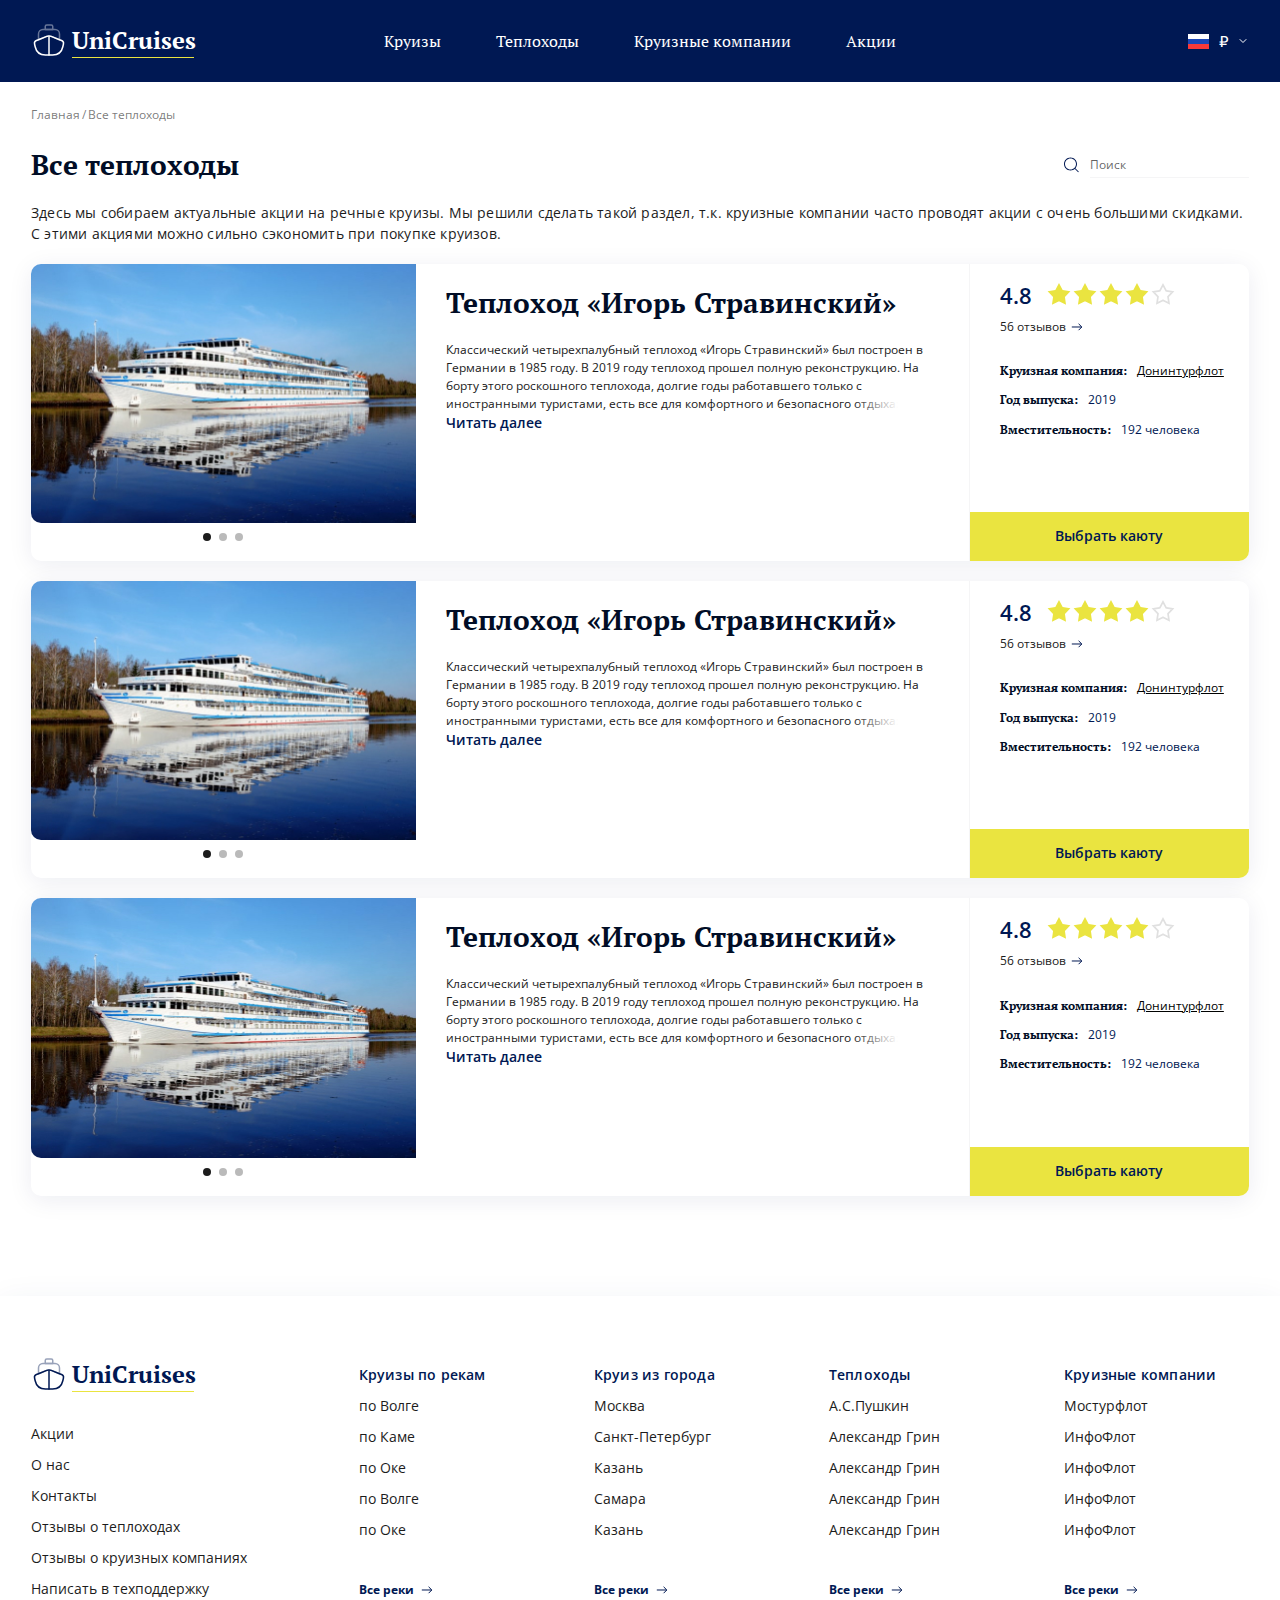
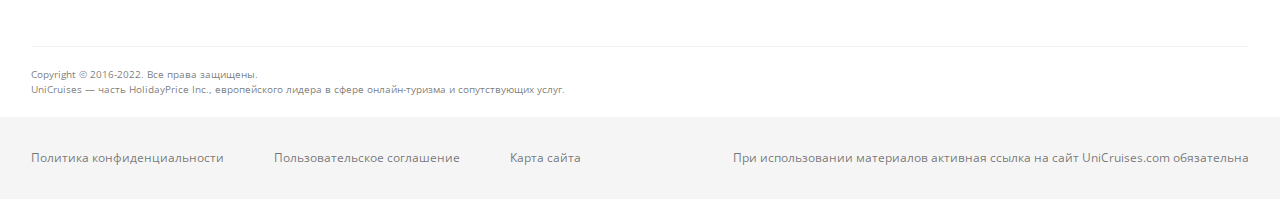
<file: ships.html>
<!DOCTYPE html>
<html lang="ru">

<head>
  <meta charset="UTF-8">
  <meta name="viewport" content="width=device-width">
  <link rel="preconnect" href="https://fonts.googleapis.com">
  <link rel="preconnect" href="https://fonts.gstatic.com" crossorigin>
  <link href="https://fonts.googleapis.com/css2?family=PT+Serif:wght@400;700&display=swap" rel="stylesheet">
  <link href="https://fonts.googleapis.com/css2?family=Open+Sans:wght@300;400;600;700&display=swap" rel="stylesheet">
  <link rel="stylesheet" href="https://unpkg.com/swiper@8/swiper-bundle.min.css" />
  <link rel="stylesheet" href="css/nice-select2.css">
  <link rel="stylesheet" href="css/style.css">
  <title>Cruises</title>
</head>

<body>
  <header class="header">
    <div class="container">
      <div class="header__inner">
        <div class="header__logo">
          <a href="#" class="logo">
            <div class="logo__img">
              <svg width="36" height="36" viewBox="0 0 36 36" fill="none" xmlns="http://www.w3.org/2000/svg">
                <path
                  d="M30.63 18.5545C31.935 19.0795 32.745 20.6245 32.445 21.9895L31.83 24.7795C30.765 29.5795 27 32.9995 21.57 32.9995H14.43C8.99997 32.9995 5.23498 29.5795 4.16998 24.7795L3.55498 21.9895C3.25498 20.6245 4.06496 19.0795 5.36996 18.5545L7.49998 17.6995L15.765 14.3845C17.205 13.8145 18.795 13.8145 20.235 14.3845L28.5 17.6995L30.63 18.5545Z"
                  stroke="white" stroke-width="1.5" stroke-linecap="round" stroke-linejoin="round" />
                <path d="M18 33V15" stroke="white" stroke-width="1.5" stroke-linecap="round" stroke-linejoin="round" />
                <g opacity="0.4">
                  <path
                    d="M28.5 12V17.7L20.235 14.385C18.795 13.815 17.205 13.815 15.765 14.385L7.5 17.7V12C7.5 9.525 9.525 7.5 12 7.5H24C26.475 7.5 28.5 9.525 28.5 12Z"
                    stroke="white" stroke-width="1.5" stroke-linecap="round" stroke-linejoin="round" />
                  <path d="M21.75 7.5H14.25V4.5C14.25 3.675 14.925 3 15.75 3H20.25C21.075 3 21.75 3.675 21.75 4.5V7.5Z"
                    stroke="white" stroke-width="1.5" stroke-linecap="round" stroke-linejoin="round" />
                </g>
              </svg>
            </div>
            <span class="logo__text">
              UniCruises
            </span>
          </a>
        </div>
        <nav class="header__nav">
          <div class="header__link header__slink">
            <a class="header__slink-link" href="#">Круизы</a>
            <div class="header__submenu">
              <div class="container">
                <div class="header__submenu-inner">
                  <div class="header__submenu-col">
                    <h2 class="header__submenu-header">Города отправления</h2>
                    <nav class="header__submenu-nav">
                      <a href="#">Москва</a>
                      <a href="#">Санкт-Петербург</a>
                      <a href="#">Казань</a>
                      <a href="#">Самара</a>
                      <a href="#">Самара</a>
                      <a href="#">Самара</a>
                      <a href="#">Самара</a>
                    </nav>
                    <a href="#" class="btn btn--grey btn--bold">
                      <span>Все города</span>
                      <svg width="12" height="12" viewBox="0 0 12 12" fill="none" xmlns="http://www.w3.org/2000/svg">
                        <path d="M10.8 5.9998L7.59999 2.7998M10.8 5.9998L7.59999 9.1998M10.8 5.9998H0.799988"
                          stroke="#001853" />
                      </svg>
                    </a>
                  </div>
                  <div class="header__submenu-col">
                    <h2 class="header__submenu-header">Реки</h2>
                    <nav class="header__submenu-nav">
                      <a href="#">по Волге</a>
                      <a href="#">по Оке</a>
                      <a href="#">по Каме</a>
                      <a href="#">Самара</a>
                      <a href="#">Самара</a>
                      <a href="#">Самара</a>
                      <a href="#">Самара</a>
                    </nav>
                    <a href="#" class="btn btn--grey btn--bold">
                      <span>Все реки</span>
                      <svg width="12" height="12" viewBox="0 0 12 12" fill="none" xmlns="http://www.w3.org/2000/svg">
                        <path d="M10.8 5.9998L7.59999 2.7998M10.8 5.9998L7.59999 9.1998M10.8 5.9998H0.799988"
                          stroke="#001853" />
                      </svg>
                    </a>
                  </div>
                </div>
              </div>
            </div>
          </div>
          <div class="header__menu" id="menu">
            <a href="#" class="header__link">Теплоходы</a>
            <a href="#" class="header__link">Круизные компании</a>
            <a href="#" class="header__link">Акции</a>
            <div class="header__mlang">
              <div class="lang lang--dark">
                <div class="lang__inner">
                  <div class="lang__icon"><img src="img/icons/flag-ru.svg" alt=""></div>
                  <div class="lang__hint">₽</div>
                </div>
                <div class="lang__toggle">
                  <div class="lang__item">
                    <div class="lang__icon"><img src="img/icons/flag-ru.svg" alt=""></div>
                    <div class="lang__hint">₽</div>
                  </div>
                  <div class="lang__item">
                    <div class="lang__icon"><img src="img/icons/flag-gb.svg" alt=""></div>
                    <div class="lang__hint"><img src="img/icons/valute-dollar.svg" alt=""></div>
                  </div>
                </div>
              </div>
            </div>
          </div>
        </nav>
        <div class="header__lang">
          <div class="lang">
            <div class="lang__inner">
              <div class="lang__icon"><img src="img/icons/flag-ru.svg" alt=""></div>
              <div class="lang__hint">₽</div>
            </div>
            <div class="lang__toggle">
              <div class="lang__item">
                <div class="lang__icon"><img src="img/icons/flag-ru.svg" alt=""></div>
                <div class="lang__hint">₽</div>
              </div>
              <div class="lang__item">
                <div class="lang__icon"><img src="img/icons/flag-gb.svg" alt=""></div>
                <div class="lang__hint"><img src="img/icons/valute-dollar.svg" alt=""></div>
              </div>
            </div>
          </div>
        </div>
        <div class="header__burger">
          <div class="burger" id="menuOpen">
            <span></span>
          </div>
        </div>
      </div>
    </div>
  </header>
  <main class="main">
    <section class="ships section">
      <div class="container">
        <div class="breadcrumbs">
          <a href="#" class="breadcrumbs__link">Главная</a>
          <span>/</span>
          <span class="breadcrumbs__link">Все теплоходы</span>
        </div>
        <div class="section__header">
          <h1 class="section__title">Все теплоходы</h1>
          <div class="search">
            <input type="text" class="search__input" placeholder="Поиск">
          </div>
        </div>
        <p class="section__hint">Здесь мы собираем актуальные акции на речные круизы. Мы решили сделать такой раздел,
          т.к. круизные компании часто проводят акции с очень большими скидками. С этими акциями можно сильно сэкономить
          при покупке круизов.</p>
        <div class="ships__list">
          <div class="ships__item">
            <div class="ships__item-body">
              <h2 class="ships__item-mobtitle">Теплоход «Игорь Стравинский»</h2>
              <div class="ships__item-mobstars">
                <div class="stars stars--lg" data-rate="4">
                  <div class="stars__rate">
                    4.8
                  </div>
                  <div class="stars__view">
                    <div class="stars__item">
                      <svg width="14" height="14" viewBox="0 0 14 14" fill="none" xmlns="http://www.w3.org/2000/svg">
                        <path
                          d="M7 1.07149L8.69731 4.2885L8.81204 4.50594L9.05429 4.54786L12.6383 5.16799L10.1033 7.77634L9.93194 7.95265L9.96694 8.19599L10.4847 11.7963L7.22062 10.1913L7 10.0828L6.77938 10.1913L3.51531 11.7963L4.03306 8.19599L4.06806 7.95265L3.89671 7.77634L1.36165 5.16799L4.94571 4.54786L5.18796 4.50594L5.30269 4.2885L7 1.07149Z"
                          stroke="#E0E0E0" />
                      </svg>
                    </div>
                    <div class="stars__item">
                      <svg width="14" height="14" viewBox="0 0 14 14" fill="none" xmlns="http://www.w3.org/2000/svg">
                        <path
                          d="M7 1.07149L8.69731 4.2885L8.81204 4.50594L9.05429 4.54786L12.6383 5.16799L10.1033 7.77634L9.93194 7.95265L9.96694 8.19599L10.4847 11.7963L7.22062 10.1913L7 10.0828L6.77938 10.1913L3.51531 11.7963L4.03306 8.19599L4.06806 7.95265L3.89671 7.77634L1.36165 5.16799L4.94571 4.54786L5.18796 4.50594L5.30269 4.2885L7 1.07149Z"
                          stroke="#E0E0E0" />
                      </svg>
                    </div>
                    <div class="stars__item">
                      <svg width="14" height="14" viewBox="0 0 14 14" fill="none" xmlns="http://www.w3.org/2000/svg">
                        <path
                          d="M7 1.07149L8.69731 4.2885L8.81204 4.50594L9.05429 4.54786L12.6383 5.16799L10.1033 7.77634L9.93194 7.95265L9.96694 8.19599L10.4847 11.7963L7.22062 10.1913L7 10.0828L6.77938 10.1913L3.51531 11.7963L4.03306 8.19599L4.06806 7.95265L3.89671 7.77634L1.36165 5.16799L4.94571 4.54786L5.18796 4.50594L5.30269 4.2885L7 1.07149Z"
                          stroke="#E0E0E0" />
                      </svg>
                    </div>
                    <div class="stars__item">
                      <svg width="14" height="14" viewBox="0 0 14 14" fill="none" xmlns="http://www.w3.org/2000/svg">
                        <path
                          d="M7 1.07149L8.69731 4.2885L8.81204 4.50594L9.05429 4.54786L12.6383 5.16799L10.1033 7.77634L9.93194 7.95265L9.96694 8.19599L10.4847 11.7963L7.22062 10.1913L7 10.0828L6.77938 10.1913L3.51531 11.7963L4.03306 8.19599L4.06806 7.95265L3.89671 7.77634L1.36165 5.16799L4.94571 4.54786L5.18796 4.50594L5.30269 4.2885L7 1.07149Z"
                          stroke="#E0E0E0" />
                      </svg>
                    </div>
                    <div class="stars__item">
                      <svg width="14" height="14" viewBox="0 0 14 14" fill="none" xmlns="http://www.w3.org/2000/svg">
                        <path
                          d="M7 1.07149L8.69731 4.2885L8.81204 4.50594L9.05429 4.54786L12.6383 5.16799L10.1033 7.77634L9.93194 7.95265L9.96694 8.19599L10.4847 11.7963L7.22062 10.1913L7 10.0828L6.77938 10.1913L3.51531 11.7963L4.03306 8.19599L4.06806 7.95265L3.89671 7.77634L1.36165 5.16799L4.94571 4.54786L5.18796 4.50594L5.30269 4.2885L7 1.07149Z"
                          stroke="#E0E0E0" />
                      </svg>
                    </div>
                  </div>
                </div>
                <a href="#" class="link">
                  <span>56 отзывов</span>
                  <img src="img/icons/arrow-right.svg" alt="">
                </a>
              </div>
              <div class="ships__item-body__slider">
                <div class="swiper cruise__slider cruise__slider--leftrounded">
                  <div class="swiper-wrapper cruise__wrapper">
                    <div class="swiper-slide cruise__slide">
                      <img src="img/discount/item.jpg" alt="">
                    </div>
                    <div class="swiper-slide cruise__slide">
                      <img src="img/discount/item.jpg" alt="">
                    </div>
                    <div class="swiper-slide cruise__slide">
                      <img src="img/discount/item.jpg" alt="">
                    </div>
                  </div>
                  <div class="swiper-pagination cruise__pagination"></div>
                </div>
              </div>
              <div class="ships__item-body__text">
                <h2 class="ships__item-body__title">Теплоход «Игорь Стравинский»</h2>
                <p class="ships__item-body__about"><span class="text-hidden">Классический четырехпалубный теплоход
                    «Игорь Стравинский» был
                    построен в Германии в 1985 году. В 2019 году теплоход прошел полную реконструкцию. На борту этого
                    роскошного теплохода, долгие годы работавшего только с иностранными туристами, есть все для
                    комфортного и безопасного отдыха: <span class="text-hidden-bg"></span><span class="text-hidden-inner">просторный вестибюль со стойкой
                      ресепшен, ресторан, танцевальный
                      бар
                      и бар с панорамным видом, сувенирный магазин, салон-парикмахерская, тренажерный зал и кабинет
                      врача.</span></span>
                  <a href="#" class="read__more">Читать далее</a>
                </p>
              </div>
            </div>
            <div class="ships__item-info">
              <div class="ships__item-info__body">
                <div class="ships__item-info__stars">
                  <div class="stars stars--lg" data-rate="4">
                    <div class="stars__rate">
                      4.8
                    </div>
                    <div class="stars__view">
                      <div class="stars__item">
                        <svg width="14" height="14" viewBox="0 0 14 14" fill="none" xmlns="http://www.w3.org/2000/svg">
                          <path
                            d="M7 1.07149L8.69731 4.2885L8.81204 4.50594L9.05429 4.54786L12.6383 5.16799L10.1033 7.77634L9.93194 7.95265L9.96694 8.19599L10.4847 11.7963L7.22062 10.1913L7 10.0828L6.77938 10.1913L3.51531 11.7963L4.03306 8.19599L4.06806 7.95265L3.89671 7.77634L1.36165 5.16799L4.94571 4.54786L5.18796 4.50594L5.30269 4.2885L7 1.07149Z"
                            stroke="#E0E0E0" />
                        </svg>
                      </div>
                      <div class="stars__item">
                        <svg width="14" height="14" viewBox="0 0 14 14" fill="none" xmlns="http://www.w3.org/2000/svg">
                          <path
                            d="M7 1.07149L8.69731 4.2885L8.81204 4.50594L9.05429 4.54786L12.6383 5.16799L10.1033 7.77634L9.93194 7.95265L9.96694 8.19599L10.4847 11.7963L7.22062 10.1913L7 10.0828L6.77938 10.1913L3.51531 11.7963L4.03306 8.19599L4.06806 7.95265L3.89671 7.77634L1.36165 5.16799L4.94571 4.54786L5.18796 4.50594L5.30269 4.2885L7 1.07149Z"
                            stroke="#E0E0E0" />
                        </svg>
                      </div>
                      <div class="stars__item">
                        <svg width="14" height="14" viewBox="0 0 14 14" fill="none" xmlns="http://www.w3.org/2000/svg">
                          <path
                            d="M7 1.07149L8.69731 4.2885L8.81204 4.50594L9.05429 4.54786L12.6383 5.16799L10.1033 7.77634L9.93194 7.95265L9.96694 8.19599L10.4847 11.7963L7.22062 10.1913L7 10.0828L6.77938 10.1913L3.51531 11.7963L4.03306 8.19599L4.06806 7.95265L3.89671 7.77634L1.36165 5.16799L4.94571 4.54786L5.18796 4.50594L5.30269 4.2885L7 1.07149Z"
                            stroke="#E0E0E0" />
                        </svg>
                      </div>
                      <div class="stars__item">
                        <svg width="14" height="14" viewBox="0 0 14 14" fill="none" xmlns="http://www.w3.org/2000/svg">
                          <path
                            d="M7 1.07149L8.69731 4.2885L8.81204 4.50594L9.05429 4.54786L12.6383 5.16799L10.1033 7.77634L9.93194 7.95265L9.96694 8.19599L10.4847 11.7963L7.22062 10.1913L7 10.0828L6.77938 10.1913L3.51531 11.7963L4.03306 8.19599L4.06806 7.95265L3.89671 7.77634L1.36165 5.16799L4.94571 4.54786L5.18796 4.50594L5.30269 4.2885L7 1.07149Z"
                            stroke="#E0E0E0" />
                        </svg>
                      </div>
                      <div class="stars__item">
                        <svg width="14" height="14" viewBox="0 0 14 14" fill="none" xmlns="http://www.w3.org/2000/svg">
                          <path
                            d="M7 1.07149L8.69731 4.2885L8.81204 4.50594L9.05429 4.54786L12.6383 5.16799L10.1033 7.77634L9.93194 7.95265L9.96694 8.19599L10.4847 11.7963L7.22062 10.1913L7 10.0828L6.77938 10.1913L3.51531 11.7963L4.03306 8.19599L4.06806 7.95265L3.89671 7.77634L1.36165 5.16799L4.94571 4.54786L5.18796 4.50594L5.30269 4.2885L7 1.07149Z"
                            stroke="#E0E0E0" />
                        </svg>
                      </div>
                    </div>
                  </div>
                  <a href="#" class="link">
                    <span>56 отзывов</span>
                    <img src="img/icons/arrow-right.svg" alt="">
                  </a>
                </div>
                <div class="ships__item-info__details">
                  <p><b>Круизная компания:</b><a href="#"><span>Донинтурфлот</span></a></p>
                  <p><b>Год выпуска:</b><span>2019</span></p>
                  <p><b>Вместительность:</b><span>192 человека</span></p>
                </div>
                <p class="ships__item-mobabout">
                  <span class="text-hidden">Классический четырехпалубный теплоход
                    «Игорь Стравинский» был
                    построен в Германии в 1985 году. В 2019 году теплоход прошел полную реконструкцию. На борту этого
                    роскошного теплохода, долгие годы работавшего только с иностранными туристами, есть все для
                    комфортного и безопасного отдыха: <span class="text-hidden-bg"></span><span class="text-hidden-inner">просторный вестибюль со стойкой
                      ресепшен, ресторан, танцевальный
                      бар
                      и бар с панорамным видом, сувенирный магазин, салон-парикмахерская, тренажерный зал и кабинет
                      врача.</span></span>
                  <a href="#" class="read__more">Читать далее</a>
                </p>
              </div>
              <div class="ships__item-info__footer">
                <a href="#" class="btn btn--yellow">Выбрать каюту</a>
              </div>
            </div>
          </div>
          <div class="ships__item">
            <div class="ships__item-body">
              <h2 class="ships__item-mobtitle">Теплоход «Игорь Стравинский»</h2>
              <div class="ships__item-mobstars">
                <div class="stars stars--lg" data-rate="4">
                  <div class="stars__rate">
                    4.8
                  </div>
                  <div class="stars__view">
                    <div class="stars__item">
                      <svg width="14" height="14" viewBox="0 0 14 14" fill="none" xmlns="http://www.w3.org/2000/svg">
                        <path
                          d="M7 1.07149L8.69731 4.2885L8.81204 4.50594L9.05429 4.54786L12.6383 5.16799L10.1033 7.77634L9.93194 7.95265L9.96694 8.19599L10.4847 11.7963L7.22062 10.1913L7 10.0828L6.77938 10.1913L3.51531 11.7963L4.03306 8.19599L4.06806 7.95265L3.89671 7.77634L1.36165 5.16799L4.94571 4.54786L5.18796 4.50594L5.30269 4.2885L7 1.07149Z"
                          stroke="#E0E0E0" />
                      </svg>
                    </div>
                    <div class="stars__item">
                      <svg width="14" height="14" viewBox="0 0 14 14" fill="none" xmlns="http://www.w3.org/2000/svg">
                        <path
                          d="M7 1.07149L8.69731 4.2885L8.81204 4.50594L9.05429 4.54786L12.6383 5.16799L10.1033 7.77634L9.93194 7.95265L9.96694 8.19599L10.4847 11.7963L7.22062 10.1913L7 10.0828L6.77938 10.1913L3.51531 11.7963L4.03306 8.19599L4.06806 7.95265L3.89671 7.77634L1.36165 5.16799L4.94571 4.54786L5.18796 4.50594L5.30269 4.2885L7 1.07149Z"
                          stroke="#E0E0E0" />
                      </svg>
                    </div>
                    <div class="stars__item">
                      <svg width="14" height="14" viewBox="0 0 14 14" fill="none" xmlns="http://www.w3.org/2000/svg">
                        <path
                          d="M7 1.07149L8.69731 4.2885L8.81204 4.50594L9.05429 4.54786L12.6383 5.16799L10.1033 7.77634L9.93194 7.95265L9.96694 8.19599L10.4847 11.7963L7.22062 10.1913L7 10.0828L6.77938 10.1913L3.51531 11.7963L4.03306 8.19599L4.06806 7.95265L3.89671 7.77634L1.36165 5.16799L4.94571 4.54786L5.18796 4.50594L5.30269 4.2885L7 1.07149Z"
                          stroke="#E0E0E0" />
                      </svg>
                    </div>
                    <div class="stars__item">
                      <svg width="14" height="14" viewBox="0 0 14 14" fill="none" xmlns="http://www.w3.org/2000/svg">
                        <path
                          d="M7 1.07149L8.69731 4.2885L8.81204 4.50594L9.05429 4.54786L12.6383 5.16799L10.1033 7.77634L9.93194 7.95265L9.96694 8.19599L10.4847 11.7963L7.22062 10.1913L7 10.0828L6.77938 10.1913L3.51531 11.7963L4.03306 8.19599L4.06806 7.95265L3.89671 7.77634L1.36165 5.16799L4.94571 4.54786L5.18796 4.50594L5.30269 4.2885L7 1.07149Z"
                          stroke="#E0E0E0" />
                      </svg>
                    </div>
                    <div class="stars__item">
                      <svg width="14" height="14" viewBox="0 0 14 14" fill="none" xmlns="http://www.w3.org/2000/svg">
                        <path
                          d="M7 1.07149L8.69731 4.2885L8.81204 4.50594L9.05429 4.54786L12.6383 5.16799L10.1033 7.77634L9.93194 7.95265L9.96694 8.19599L10.4847 11.7963L7.22062 10.1913L7 10.0828L6.77938 10.1913L3.51531 11.7963L4.03306 8.19599L4.06806 7.95265L3.89671 7.77634L1.36165 5.16799L4.94571 4.54786L5.18796 4.50594L5.30269 4.2885L7 1.07149Z"
                          stroke="#E0E0E0" />
                      </svg>
                    </div>
                  </div>
                </div>
                <a href="#" class="link">
                  <span>56 отзывов</span>
                  <img src="img/icons/arrow-right.svg" alt="">
                </a>
              </div>
              <div class="ships__item-body__slider">
                <div class="swiper cruise__slider cruise__slider--leftrounded">
                  <div class="swiper-wrapper cruise__wrapper">
                    <div class="swiper-slide cruise__slide">
                      <img src="img/discount/item.jpg" alt="">
                    </div>
                    <div class="swiper-slide cruise__slide">
                      <img src="img/discount/item.jpg" alt="">
                    </div>
                    <div class="swiper-slide cruise__slide">
                      <img src="img/discount/item.jpg" alt="">
                    </div>
                  </div>
                  <div class="swiper-pagination cruise__pagination"></div>
                </div>
              </div>
              <div class="ships__item-body__text">
                <h2 class="ships__item-body__title">Теплоход «Игорь Стравинский»</h2>
                <p class="ships__item-body__about"><span class="text-hidden">Классический четырехпалубный теплоход
                  «Игорь Стравинский» был
                  построен в Германии в 1985 году. В 2019 году теплоход прошел полную реконструкцию. На борту этого
                  роскошного теплохода, долгие годы работавшего только с иностранными туристами, есть все для
                  комфортного и безопасного отдыха: <span class="text-hidden-bg"></span><span class="text-hidden-inner">просторный вестибюль со стойкой
                    ресепшен, ресторан, танцевальный
                    бар
                    и бар с панорамным видом, сувенирный магазин, салон-парикмахерская, тренажерный зал и кабинет
                    врача.</span></span>
                <a href="#" class="read__more">Читать далее</a>
                </p>
              </div>
            </div>
            <div class="ships__item-info">
              <div class="ships__item-info__body">
                <div class="ships__item-info__stars">
                  <div class="stars stars--lg" data-rate="4">
                    <div class="stars__rate">
                      4.8
                    </div>
                    <div class="stars__view">
                      <div class="stars__item">
                        <svg width="14" height="14" viewBox="0 0 14 14" fill="none" xmlns="http://www.w3.org/2000/svg">
                          <path
                            d="M7 1.07149L8.69731 4.2885L8.81204 4.50594L9.05429 4.54786L12.6383 5.16799L10.1033 7.77634L9.93194 7.95265L9.96694 8.19599L10.4847 11.7963L7.22062 10.1913L7 10.0828L6.77938 10.1913L3.51531 11.7963L4.03306 8.19599L4.06806 7.95265L3.89671 7.77634L1.36165 5.16799L4.94571 4.54786L5.18796 4.50594L5.30269 4.2885L7 1.07149Z"
                            stroke="#E0E0E0" />
                        </svg>
                      </div>
                      <div class="stars__item">
                        <svg width="14" height="14" viewBox="0 0 14 14" fill="none" xmlns="http://www.w3.org/2000/svg">
                          <path
                            d="M7 1.07149L8.69731 4.2885L8.81204 4.50594L9.05429 4.54786L12.6383 5.16799L10.1033 7.77634L9.93194 7.95265L9.96694 8.19599L10.4847 11.7963L7.22062 10.1913L7 10.0828L6.77938 10.1913L3.51531 11.7963L4.03306 8.19599L4.06806 7.95265L3.89671 7.77634L1.36165 5.16799L4.94571 4.54786L5.18796 4.50594L5.30269 4.2885L7 1.07149Z"
                            stroke="#E0E0E0" />
                        </svg>
                      </div>
                      <div class="stars__item">
                        <svg width="14" height="14" viewBox="0 0 14 14" fill="none" xmlns="http://www.w3.org/2000/svg">
                          <path
                            d="M7 1.07149L8.69731 4.2885L8.81204 4.50594L9.05429 4.54786L12.6383 5.16799L10.1033 7.77634L9.93194 7.95265L9.96694 8.19599L10.4847 11.7963L7.22062 10.1913L7 10.0828L6.77938 10.1913L3.51531 11.7963L4.03306 8.19599L4.06806 7.95265L3.89671 7.77634L1.36165 5.16799L4.94571 4.54786L5.18796 4.50594L5.30269 4.2885L7 1.07149Z"
                            stroke="#E0E0E0" />
                        </svg>
                      </div>
                      <div class="stars__item">
                        <svg width="14" height="14" viewBox="0 0 14 14" fill="none" xmlns="http://www.w3.org/2000/svg">
                          <path
                            d="M7 1.07149L8.69731 4.2885L8.81204 4.50594L9.05429 4.54786L12.6383 5.16799L10.1033 7.77634L9.93194 7.95265L9.96694 8.19599L10.4847 11.7963L7.22062 10.1913L7 10.0828L6.77938 10.1913L3.51531 11.7963L4.03306 8.19599L4.06806 7.95265L3.89671 7.77634L1.36165 5.16799L4.94571 4.54786L5.18796 4.50594L5.30269 4.2885L7 1.07149Z"
                            stroke="#E0E0E0" />
                        </svg>
                      </div>
                      <div class="stars__item">
                        <svg width="14" height="14" viewBox="0 0 14 14" fill="none" xmlns="http://www.w3.org/2000/svg">
                          <path
                            d="M7 1.07149L8.69731 4.2885L8.81204 4.50594L9.05429 4.54786L12.6383 5.16799L10.1033 7.77634L9.93194 7.95265L9.96694 8.19599L10.4847 11.7963L7.22062 10.1913L7 10.0828L6.77938 10.1913L3.51531 11.7963L4.03306 8.19599L4.06806 7.95265L3.89671 7.77634L1.36165 5.16799L4.94571 4.54786L5.18796 4.50594L5.30269 4.2885L7 1.07149Z"
                            stroke="#E0E0E0" />
                        </svg>
                      </div>
                    </div>
                  </div>
                  <a href="#" class="link">
                    <span>56 отзывов</span>
                    <img src="img/icons/arrow-right.svg" alt="">
                  </a>
                </div>
                <div class="ships__item-info__details">
                  <p><b>Круизная компания:</b><a href="#"><span>Донинтурфлот</span></a></p>
                  <p><b>Год выпуска:</b><span>2019</span></p>
                  <p><b>Вместительность:</b><span>192 человека</span></p>
                </div>
                <p class="ships__item-mobabout"><span class="text-hidden">Классический четырехпалубный теплоход
                  «Игорь Стравинский» был
                  построен в Германии в 1985 году. В 2019 году теплоход прошел полную реконструкцию. На борту этого
                  роскошного теплохода, долгие годы работавшего только с иностранными туристами, есть все для
                  комфортного и безопасного отдыха: <span class="text-hidden-bg"></span><span class="text-hidden-inner">просторный вестибюль со стойкой
                    ресепшен, ресторан, танцевальный
                    бар
                    и бар с панорамным видом, сувенирный магазин, салон-парикмахерская, тренажерный зал и кабинет
                    врача.</span></span>
                <a href="#" class="read__more">Читать далее</a>
                </p>
              </div>
              <div class="ships__item-info__footer">
                <a href="#" class="btn btn--yellow">Выбрать каюту</a>
              </div>
            </div>
          </div>
          <div class="ships__item">
            <div class="ships__item-body">
              <h2 class="ships__item-mobtitle">Теплоход «Игорь Стравинский»</h2>
              <div class="ships__item-mobstars">
                <div class="stars stars--lg" data-rate="4">
                  <div class="stars__rate">
                    4.8
                  </div>
                  <div class="stars__view">
                    <div class="stars__item">
                      <svg width="14" height="14" viewBox="0 0 14 14" fill="none" xmlns="http://www.w3.org/2000/svg">
                        <path
                          d="M7 1.07149L8.69731 4.2885L8.81204 4.50594L9.05429 4.54786L12.6383 5.16799L10.1033 7.77634L9.93194 7.95265L9.96694 8.19599L10.4847 11.7963L7.22062 10.1913L7 10.0828L6.77938 10.1913L3.51531 11.7963L4.03306 8.19599L4.06806 7.95265L3.89671 7.77634L1.36165 5.16799L4.94571 4.54786L5.18796 4.50594L5.30269 4.2885L7 1.07149Z"
                          stroke="#E0E0E0" />
                      </svg>
                    </div>
                    <div class="stars__item">
                      <svg width="14" height="14" viewBox="0 0 14 14" fill="none" xmlns="http://www.w3.org/2000/svg">
                        <path
                          d="M7 1.07149L8.69731 4.2885L8.81204 4.50594L9.05429 4.54786L12.6383 5.16799L10.1033 7.77634L9.93194 7.95265L9.96694 8.19599L10.4847 11.7963L7.22062 10.1913L7 10.0828L6.77938 10.1913L3.51531 11.7963L4.03306 8.19599L4.06806 7.95265L3.89671 7.77634L1.36165 5.16799L4.94571 4.54786L5.18796 4.50594L5.30269 4.2885L7 1.07149Z"
                          stroke="#E0E0E0" />
                      </svg>
                    </div>
                    <div class="stars__item">
                      <svg width="14" height="14" viewBox="0 0 14 14" fill="none" xmlns="http://www.w3.org/2000/svg">
                        <path
                          d="M7 1.07149L8.69731 4.2885L8.81204 4.50594L9.05429 4.54786L12.6383 5.16799L10.1033 7.77634L9.93194 7.95265L9.96694 8.19599L10.4847 11.7963L7.22062 10.1913L7 10.0828L6.77938 10.1913L3.51531 11.7963L4.03306 8.19599L4.06806 7.95265L3.89671 7.77634L1.36165 5.16799L4.94571 4.54786L5.18796 4.50594L5.30269 4.2885L7 1.07149Z"
                          stroke="#E0E0E0" />
                      </svg>
                    </div>
                    <div class="stars__item">
                      <svg width="14" height="14" viewBox="0 0 14 14" fill="none" xmlns="http://www.w3.org/2000/svg">
                        <path
                          d="M7 1.07149L8.69731 4.2885L8.81204 4.50594L9.05429 4.54786L12.6383 5.16799L10.1033 7.77634L9.93194 7.95265L9.96694 8.19599L10.4847 11.7963L7.22062 10.1913L7 10.0828L6.77938 10.1913L3.51531 11.7963L4.03306 8.19599L4.06806 7.95265L3.89671 7.77634L1.36165 5.16799L4.94571 4.54786L5.18796 4.50594L5.30269 4.2885L7 1.07149Z"
                          stroke="#E0E0E0" />
                      </svg>
                    </div>
                    <div class="stars__item">
                      <svg width="14" height="14" viewBox="0 0 14 14" fill="none" xmlns="http://www.w3.org/2000/svg">
                        <path
                          d="M7 1.07149L8.69731 4.2885L8.81204 4.50594L9.05429 4.54786L12.6383 5.16799L10.1033 7.77634L9.93194 7.95265L9.96694 8.19599L10.4847 11.7963L7.22062 10.1913L7 10.0828L6.77938 10.1913L3.51531 11.7963L4.03306 8.19599L4.06806 7.95265L3.89671 7.77634L1.36165 5.16799L4.94571 4.54786L5.18796 4.50594L5.30269 4.2885L7 1.07149Z"
                          stroke="#E0E0E0" />
                      </svg>
                    </div>
                  </div>
                </div>
                <a href="#" class="link">
                  <span>56 отзывов</span>
                  <img src="img/icons/arrow-right.svg" alt="">
                </a>
              </div>
              <div class="ships__item-body__slider">
                <div class="swiper cruise__slider cruise__slider--leftrounded">
                  <div class="swiper-wrapper cruise__wrapper">
                    <div class="swiper-slide cruise__slide">
                      <img src="img/discount/item.jpg" alt="">
                    </div>
                    <div class="swiper-slide cruise__slide">
                      <img src="img/discount/item.jpg" alt="">
                    </div>
                    <div class="swiper-slide cruise__slide">
                      <img src="img/discount/item.jpg" alt="">
                    </div>
                  </div>
                  <div class="swiper-pagination cruise__pagination"></div>
                </div>
              </div>
              <div class="ships__item-body__text">
                <h2 class="ships__item-body__title">Теплоход «Игорь Стравинский»</h2>
                <p class="ships__item-body__about"><span class="text-hidden">Классический четырехпалубный теплоход
                  «Игорь Стравинский» был
                  построен в Германии в 1985 году. В 2019 году теплоход прошел полную реконструкцию. На борту этого
                  роскошного теплохода, долгие годы работавшего только с иностранными туристами, есть все для
                  комфортного и безопасного отдыха: <span class="text-hidden-bg"></span><span class="text-hidden-inner">просторный вестибюль со стойкой
                    ресепшен, ресторан, танцевальный
                    бар
                    и бар с панорамным видом, сувенирный магазин, салон-парикмахерская, тренажерный зал и кабинет
                    врача.</span></span>
                <a href="#" class="read__more">Читать далее</a>
                </p>
              </div>
            </div>
            <div class="ships__item-info">
              <div class="ships__item-info__body">
                <div class="ships__item-info__stars">
                  <div class="stars stars--lg" data-rate="4">
                    <div class="stars__rate">
                      4.8
                    </div>
                    <div class="stars__view">
                      <div class="stars__item">
                        <svg width="14" height="14" viewBox="0 0 14 14" fill="none" xmlns="http://www.w3.org/2000/svg">
                          <path
                            d="M7 1.07149L8.69731 4.2885L8.81204 4.50594L9.05429 4.54786L12.6383 5.16799L10.1033 7.77634L9.93194 7.95265L9.96694 8.19599L10.4847 11.7963L7.22062 10.1913L7 10.0828L6.77938 10.1913L3.51531 11.7963L4.03306 8.19599L4.06806 7.95265L3.89671 7.77634L1.36165 5.16799L4.94571 4.54786L5.18796 4.50594L5.30269 4.2885L7 1.07149Z"
                            stroke="#E0E0E0" />
                        </svg>
                      </div>
                      <div class="stars__item">
                        <svg width="14" height="14" viewBox="0 0 14 14" fill="none" xmlns="http://www.w3.org/2000/svg">
                          <path
                            d="M7 1.07149L8.69731 4.2885L8.81204 4.50594L9.05429 4.54786L12.6383 5.16799L10.1033 7.77634L9.93194 7.95265L9.96694 8.19599L10.4847 11.7963L7.22062 10.1913L7 10.0828L6.77938 10.1913L3.51531 11.7963L4.03306 8.19599L4.06806 7.95265L3.89671 7.77634L1.36165 5.16799L4.94571 4.54786L5.18796 4.50594L5.30269 4.2885L7 1.07149Z"
                            stroke="#E0E0E0" />
                        </svg>
                      </div>
                      <div class="stars__item">
                        <svg width="14" height="14" viewBox="0 0 14 14" fill="none" xmlns="http://www.w3.org/2000/svg">
                          <path
                            d="M7 1.07149L8.69731 4.2885L8.81204 4.50594L9.05429 4.54786L12.6383 5.16799L10.1033 7.77634L9.93194 7.95265L9.96694 8.19599L10.4847 11.7963L7.22062 10.1913L7 10.0828L6.77938 10.1913L3.51531 11.7963L4.03306 8.19599L4.06806 7.95265L3.89671 7.77634L1.36165 5.16799L4.94571 4.54786L5.18796 4.50594L5.30269 4.2885L7 1.07149Z"
                            stroke="#E0E0E0" />
                        </svg>
                      </div>
                      <div class="stars__item">
                        <svg width="14" height="14" viewBox="0 0 14 14" fill="none" xmlns="http://www.w3.org/2000/svg">
                          <path
                            d="M7 1.07149L8.69731 4.2885L8.81204 4.50594L9.05429 4.54786L12.6383 5.16799L10.1033 7.77634L9.93194 7.95265L9.96694 8.19599L10.4847 11.7963L7.22062 10.1913L7 10.0828L6.77938 10.1913L3.51531 11.7963L4.03306 8.19599L4.06806 7.95265L3.89671 7.77634L1.36165 5.16799L4.94571 4.54786L5.18796 4.50594L5.30269 4.2885L7 1.07149Z"
                            stroke="#E0E0E0" />
                        </svg>
                      </div>
                      <div class="stars__item">
                        <svg width="14" height="14" viewBox="0 0 14 14" fill="none" xmlns="http://www.w3.org/2000/svg">
                          <path
                            d="M7 1.07149L8.69731 4.2885L8.81204 4.50594L9.05429 4.54786L12.6383 5.16799L10.1033 7.77634L9.93194 7.95265L9.96694 8.19599L10.4847 11.7963L7.22062 10.1913L7 10.0828L6.77938 10.1913L3.51531 11.7963L4.03306 8.19599L4.06806 7.95265L3.89671 7.77634L1.36165 5.16799L4.94571 4.54786L5.18796 4.50594L5.30269 4.2885L7 1.07149Z"
                            stroke="#E0E0E0" />
                        </svg>
                      </div>
                    </div>
                  </div>
                  <a href="#" class="link">
                    <span>56 отзывов</span>
                    <img src="img/icons/arrow-right.svg" alt="">
                  </a>
                </div>
                <div class="ships__item-info__details">
                  <p><b>Круизная компания:</b><a href="#"><span>Донинтурфлот</span></a></p>
                  <p><b>Год выпуска:</b><span>2019</span></p>
                  <p><b>Вместительность:</b><span>192 человека</span></p>
                </div>
                <p class="ships__item-mobabout"><span class="text-hidden">Классический четырехпалубный теплоход
                  «Игорь Стравинский» был
                  построен в Германии в 1985 году. В 2019 году теплоход прошел полную реконструкцию. На борту этого
                  роскошного теплохода, долгие годы работавшего только с иностранными туристами, есть все для
                  комфортного и безопасного отдыха: <span class="text-hidden-bg"></span><span class="text-hidden-inner">просторный вестибюль со стойкой
                    ресепшен, ресторан, танцевальный
                    бар
                    и бар с панорамным видом, сувенирный магазин, салон-парикмахерская, тренажерный зал и кабинет
                    врача.</span></span>
                <a href="#" class="read__more">Читать далее</a>
                </p>
              </div>
              <div class="ships__item-info__footer">
                <a href="#" class="btn btn--yellow">Выбрать каюту</a>
              </div>
            </div>
          </div>
        </div>
      </div>
    </section>
  </main>
  <footer class="footer">
    <div class="container">
      <div class="footer__inner">
        <div class="footer__item">
          <a href="#" class="logo logo--dark">
            <div class="logo__img">
              <svg width="36" height="36" viewBox="0 0 36 36" fill="none" xmlns="http://www.w3.org/2000/svg">
                <path
                  d="M30.63 18.5545C31.935 19.0795 32.745 20.6245 32.445 21.9895L31.83 24.7795C30.765 29.5795 27 32.9995 21.57 32.9995H14.43C8.99997 32.9995 5.23498 29.5795 4.16998 24.7795L3.55498 21.9895C3.25498 20.6245 4.06496 19.0795 5.36996 18.5545L7.49998 17.6995L15.765 14.3845C17.205 13.8145 18.795 13.8145 20.235 14.3845L28.5 17.6995L30.63 18.5545Z"
                  stroke="white" stroke-width="1.5" stroke-linecap="round" stroke-linejoin="round" />
                <path d="M18 33V15" stroke="white" stroke-width="1.5" stroke-linecap="round" stroke-linejoin="round" />
                <g opacity="0.4">
                  <path
                    d="M28.5 12V17.7L20.235 14.385C18.795 13.815 17.205 13.815 15.765 14.385L7.5 17.7V12C7.5 9.525 9.525 7.5 12 7.5H24C26.475 7.5 28.5 9.525 28.5 12Z"
                    stroke="white" stroke-width="1.5" stroke-linecap="round" stroke-linejoin="round" />
                  <path d="M21.75 7.5H14.25V4.5C14.25 3.675 14.925 3 15.75 3H20.25C21.075 3 21.75 3.675 21.75 4.5V7.5Z"
                    stroke="white" stroke-width="1.5" stroke-linecap="round" stroke-linejoin="round" />
                </g>
              </svg>
            </div>
            <span class="logo__text">
              UniCruises
            </span>
          </a>
          <nav class="footer__menu">
            <a href="#">Акции</a>
            <a href="#">О нас</a>
            <a href="#">Контакты</a>
            <a href="#">Отзывы о теплоходах</a>
            <a href="#">Отзывы о круизных компаниях</a>
            <a href="#">Написать в техподдержку</a>
          </nav>
        </div>
        <div class="footer__item">
          <span class="footer__header footer__ToggleMenu">Круизы по рекам</span>
          <nav class="footer__menu footer__ToggledMenu">
            <a href="#">по Волге</a>
            <a href="#">по Каме</a>
            <a href="#">по Оке</a>
            <a href="#">по Волге</a>
            <a href="#">по Оке</a>
            <a href="#" class="footer__more">
              <span>Все реки</span>
              <svg width="12" height="12" viewBox="0 0 12 12" fill="none" xmlns="http://www.w3.org/2000/svg">
                <path d="M10.8 5.9998L7.59999 2.7998M10.8 5.9998L7.59999 9.1998M10.8 5.9998H0.799988"
                  stroke="#001853" />
              </svg>
            </a>
          </nav>
        </div>
        <div class="footer__item">
          <span class="footer__header footer__ToggleMenu">Круиз из города</span>
          <nav class="footer__menu footer__ToggledMenu">
            <a href="#">Москва</a>
            <a href="#">Санкт-Петербург</a>
            <a href="#">Казань</a>
            <a href="#">Самара</a>
            <a href="#">Казань</a>
            <a href="#" class="footer__more">
              <span>Все реки</span>
              <svg width="12" height="12" viewBox="0 0 12 12" fill="none" xmlns="http://www.w3.org/2000/svg">
                <path d="M10.8 5.9998L7.59999 2.7998M10.8 5.9998L7.59999 9.1998M10.8 5.9998H0.799988"
                  stroke="#001853" />
              </svg>
            </a>
          </nav>
        </div>
        <div class="footer__item">
          <span class="footer__header footer__ToggleMenu">Теплоходы</span>
          <nav class="footer__menu footer__ToggledMenu">
            <a href="#">А.С.Пушкин</a>
            <a href="#">Александр Грин</a>
            <a href="#">Александр Грин</a>
            <a href="#">Александр Грин</a>
            <a href="#">Александр Грин</a>
            <a href="#" class="footer__more">
              <span>Все реки</span>
              <svg width="12" height="12" viewBox="0 0 12 12" fill="none" xmlns="http://www.w3.org/2000/svg">
                <path d="M10.8 5.9998L7.59999 2.7998M10.8 5.9998L7.59999 9.1998M10.8 5.9998H0.799988"
                  stroke="#001853" />
              </svg>
            </a>
          </nav>
        </div>
        <div class="footer__item">
          <span class="footer__header footer__ToggleMenu">Круизные компании</span>
          <nav class="footer__menu footer__ToggledMenu">
            <a href="#">Мостурфлот</a>
            <a href="#">ИнфоФлот</a>
            <a href="#">ИнфоФлот</a>
            <a href="#">ИнфоФлот</a>
            <a href="#">ИнфоФлот</a>
            <a href="#" class="footer__more">
              <span>Все реки</span>
              <svg width="12" height="12" viewBox="0 0 12 12" fill="none" xmlns="http://www.w3.org/2000/svg">
                <path d="M10.8 5.9998L7.59999 2.7998M10.8 5.9998L7.59999 9.1998M10.8 5.9998H0.799988"
                  stroke="#001853" />
              </svg>
            </a>
          </nav>
        </div>
      </div>
      <div class="footer__copy">
        <p>Copyright © 2016-2022. Все права защищены.</p>
        <p>UniCruises — часть HolidayPrice Inc., европейского лидера в сфере онлайн-туризма и сопутствующих услуг.</p>
      </div>
    </div>
    <div class="footer__bottom">
      <div class="container">
        <div class="footer__info">
          <nav class="footer__info-nav">
            <a href="#">Политика конфиденциальности</a>
            <a href="#">Пользовательское соглашение</a>
            <a href="#">Карта сайта</a>
          </nav>
          <div class="footer__info-text">
            <span>При использовании материалов активная ссылка на сайт UniCruises.com обязательна</span>
          </div>
        </div>
      </div>
    </div>
  </footer>

  <script src="https://cdn.jsdelivr.net/npm/@fancyapps/ui@4.0/dist/fancybox.umd.js"></script>
  <script src="https://unpkg.com/swiper@8/swiper-bundle.min.js"></script>
  <script src="js/nice-select2.js"></script>
  <script src="js/main.js"></script>

</body>

</html>
</file>
<file: css/nice-select2.css>
.nice-select{-webkit-tap-highlight-color:rgba(0,0,0,0);background-color:#fff;border-radius:5px;border:solid 1px #e8e8e8;box-sizing:border-box;clear:both;cursor:pointer;display:block;float:left;font-family:inherit;font-size:14px;font-weight:normal;height:38px;line-height:36px;outline:none;padding-left:18px;padding-right:30px;position:relative;text-align:left !important;transition:all .2s ease-in-out;user-select:none;white-space:nowrap;width:auto}.nice-select:hover{border-color:#dbdbdb}.nice-select:active,.nice-select.open,.nice-select:focus{border-color:#999}.nice-select:after{border-bottom:2px solid #999;border-right:2px solid #999;content:"";display:block;height:5px;margin-top:-4px;pointer-events:none;position:absolute;right:12px;top:50%;transform-origin:66% 66%;transform:rotate(45deg);transition:all .15s ease-in-out;width:5px}.nice-select.open:after{transform:rotate(-135deg)}.nice-select.open .nice-select-dropdown{opacity:1;pointer-events:auto;transform:scale(1) translateY(0)}.nice-select.disabled{border-color:#ededed;color:#999;pointer-events:none}.nice-select.disabled:after{border-color:#ccc}.nice-select.wide{width:100%}.nice-select.wide .nice-select-dropdown{left:0 !important;right:0 !important}.nice-select.right{float:right}.nice-select.right .nice-select-dropdown{left:auto;right:0}.nice-select.small{font-size:12px;height:36px;line-height:34px}.nice-select.small:after{height:4px;width:4px}.nice-select.small .option{line-height:34px;min-height:34px}.nice-select .nice-select-dropdown{margin-top:4px;background-color:#fff;border-radius:5px;box-shadow:0 0 0 1px rgba(68,68,68,.11);pointer-events:none;position:absolute;top:100%;left:0;transform-origin:50% 0;transform:scale(0.75) translateY(19px);transition:all .2s cubic-bezier(0.5, 0, 0, 1.25),opacity .15s ease-out;z-index:9;opacity:0}.nice-select .list{border-radius:5px;box-sizing:border-box;overflow:hidden;padding:0;max-height:210px;overflow-y:auto}.nice-select .list:hover .option:not(:hover){background-color:transparent !important}.nice-select .option{cursor:pointer;font-weight:400;line-height:40px;list-style:none;outline:none;padding-left:18px;padding-right:29px;text-align:left;transition:all .2s}.nice-select .option:hover,.nice-select .option.focus,.nice-select .option.selected.focus{background-color:#f6f6f6}.nice-select .option.selected{font-weight:bold}.nice-select .option.disabled{background-color:transparent;color:#999;cursor:default}.nice-select .optgroup{font-weight:bold}.no-csspointerevents .nice-select .nice-select-dropdown{display:none}.no-csspointerevents .nice-select.open .nice-select-dropdown{display:block}.nice-select .list::-webkit-scrollbar{width:0}.nice-select .has-multiple{white-space:inherit;height:auto;padding:7px 12px;min-height:36px;line-height:22px}.nice-select .has-multiple span.current{border:1px solid #ccc;background:#eee;padding:0 10px;border-radius:3px;display:inline-block;line-height:24px;font-size:14px;margin-bottom:3px;margin-right:3px}.nice-select .has-multiple .multiple-options{display:block;line-height:24px;padding:0}.nice-select .nice-select-search-box{box-sizing:border-box;width:100%;padding:5px;pointer-events:none;border-radius:5px 5px 0 0}.nice-select .nice-select-search{box-sizing:border-box;background-color:#fff;border:1px solid #e8e8e8;border-radius:3px;color:#444;display:inline-block;vertical-align:middle;padding:7px 12px;margin:0 10px 0 0;width:100%;min-height:36px;line-height:22px;height:auto;outline:0 !important;font-size:14px}
</file>
<file: css/style.css>
@charset "UTF-8";
body {
  height: 100%;
  display: flex;
  flex-direction: column;
}
body main {
  flex: 1;
}
body.menuOpened {
  overflow-y: hidden;
}

.container {
  margin: 0 auto;
  width: 100%;
  max-width: 1258px;
  padding: 0 20px;
}

body, html {
  height: 100%;
}

body, form, table, td {
  margin: 0;
  padding: 0;
}

a, abbr, acronym, address, applet, article, aside, audio, b, big, blockquote, body, canvas, caption, center, cite, code, dd, del, details, dfn, div, dl, dt, em, embed, fieldset, figcaption, figure, footer, form, h1, h2, h3, h4, h5, h6, header, hgroup, html, i, iframe, img, ins, kbd, label, legend, li, main, mark, menu, nav, object, ol, output, p, pre, q, ruby, s, samp, section, small, span, strike, strong, sub, summary, sup, table, tbody, td, tfoot, th, thead, time, tr, tt, u, ul, var, video {
  margin: 0;
  padding: 0;
  border: 0;
  font-size: 100%;
}

article, aside, details, figcaption, figure, footer, header, hgroup, main, menu, nav, section {
  display: block;
}

body {
  font-family: Arial, Tahoma, sans-serif;
  line-height: 1;
  background-color: #fff;
  position: relative;
  font-size: 14px;
  -webkit-font-smoothing: antialiased;
  -moz-osx-font-smoothing: grayscale;
}

blockquote, q {
  quotes: none;
}

blockquote:after, blockquote:before {
  content: "";
  content: none;
}

q:after, q:before {
  content: "";
  content: none;
}

table {
  border-collapse: collapse;
  border-width: 0;
}

html {
  -webkit-text-size-adjust: none;
  -ms-text-size-adjust: none;
}

input, textarea {
  color: #333;
  outline: 0;
  border-radius: 0;
  -moz-border-radius: 0;
  -webkit-border-radius: 0;
  -webkit-appearance: none;
}

button {
  cursor: pointer;
  -webkit-appearance: none;
  outline: 0;
}

input[type=button], input[type=submit] {
  cursor: pointer;
  -webkit-appearance: none;
  outline: 0;
}

a {
  color: #000100;
  -webkit-transition: all 0.3s linear;
  -o-transition: all 0.3s linear;
  transition: all 0.3s linear;
  text-decoration: none;
  outline: 0;
  -webkit-tap-highlight-color: transparent;
}

*, :after, :before {
  -webkit-box-sizing: border-box;
  box-sizing: border-box;
}

.clearfix:after {
  content: "";
  display: block;
  height: 0;
  clear: both;
  visibility: hidden;
}

body {
  font-family: "Open Sans", sans-serif;
  font-weight: 400;
  color: #1C1C1C;
}

.lang {
  position: relative;
  cursor: pointer;
}
.lang__inner {
  display: flex;
  align-items: center;
  padding: 0 20px 0 7px;
  pointer-events: none;
}
.lang__item {
  display: flex;
  align-items: center;
  cursor: pointer;
}
.lang__item .lang__hint {
  color: #1C1C1C;
}
.lang__icon {
  height: 15px;
  width: 21px;
  display: flex;
  align-items: center;
  margin-right: 10px;
}
.lang__icon img {
  width: 100%;
}
.lang__hint {
  font-weight: 300;
  font-size: 15px;
  line-height: 120%;
  color: #FFFFFF;
}
.lang:after {
  content: "";
  display: block;
  position: absolute;
  height: 12px;
  width: 12px;
  right: 0;
  top: 50%;
  margin-top: -6px;
  background: url("../img/icons/chevron-down-white.svg") no-repeat center;
  background-size: contain;
  transition: all 0.3s ease;
  pointer-events: none;
}
.lang__toggle {
  position: absolute;
  width: 100%;
  right: 0;
  top: 130%;
  background: #F3F3F3;
  box-shadow: 0px 2px 4px rgba(0, 24, 83, 0.08);
  padding: 10px;
  gap: 7px;
  flex-direction: column;
  display: none;
}
.lang.active:after {
  transform: rotate(180deg);
}
.lang.active .lang__toggle {
  display: flex;
}
.lang--dark .lang__hint {
  color: #1C1C1C;
}
.lang--dark:after {
  filter: invert(1);
}

.logo {
  display: inline-flex;
  align-items: center;
  gap: 5px;
}
.logo__img {
  height: 36px;
  width: 36px;
}
.logo__img svg {
  width: 100%;
}
.logo__text {
  font-family: "PT Serif", sans-serif;
  font-weight: 700;
  font-size: 24px;
  line-height: 32px;
  color: #ffffff;
  position: relative;
}
.logo__text:after {
  content: "";
  display: block;
  position: absolute;
  bottom: -2px;
  left: 0;
  right: 2px;
  height: 1px;
  background: #EAE440;
}
.logo--dark .logo__text {
  color: #001853;
}
.logo--dark svg path {
  stroke: #001853;
}

.stars {
  display: inline-flex;
  align-items: center;
  gap: 6px;
}
.stars__rate {
  font-weight: 600;
  font-size: 14px;
  line-height: 19px;
  color: #001853;
}
.stars__view {
  display: inline-flex;
  align-items: center;
  justify-content: center;
}
.stars__item {
  height: 14px;
  width: 14px;
}
.stars__item svg {
  width: 100%;
  height: 100%;
}
.stars[data-rate="1"] .stars__item:nth-child(1) svg path {
  fill: #EAE440;
  stroke: #EAE440;
}
.stars[data-rate="2"] .stars__item:nth-child(1) svg path {
  fill: #EAE440;
  stroke: #EAE440;
}
.stars[data-rate="2"] .stars__item:nth-child(2) svg path {
  fill: #EAE440;
  stroke: #EAE440;
}
.stars[data-rate="3"] .stars__item:nth-child(1) svg path {
  fill: #EAE440;
  stroke: #EAE440;
}
.stars[data-rate="3"] .stars__item:nth-child(2) svg path {
  fill: #EAE440;
  stroke: #EAE440;
}
.stars[data-rate="3"] .stars__item:nth-child(3) svg path {
  fill: #EAE440;
  stroke: #EAE440;
}
.stars[data-rate="4"] .stars__item:nth-child(1) svg path {
  fill: #EAE440;
  stroke: #EAE440;
}
.stars[data-rate="4"] .stars__item:nth-child(2) svg path {
  fill: #EAE440;
  stroke: #EAE440;
}
.stars[data-rate="4"] .stars__item:nth-child(3) svg path {
  fill: #EAE440;
  stroke: #EAE440;
}
.stars[data-rate="4"] .stars__item:nth-child(4) svg path {
  fill: #EAE440;
  stroke: #EAE440;
}
.stars[data-rate="5"] .stars__item:nth-child(1) svg path {
  fill: #EAE440;
  stroke: #EAE440;
}
.stars[data-rate="5"] .stars__item:nth-child(2) svg path {
  fill: #EAE440;
  stroke: #EAE440;
}
.stars[data-rate="5"] .stars__item:nth-child(3) svg path {
  fill: #EAE440;
  stroke: #EAE440;
}
.stars[data-rate="5"] .stars__item:nth-child(4) svg path {
  fill: #EAE440;
  stroke: #EAE440;
}
.stars[data-rate="5"] .stars__item:nth-child(5) svg path {
  fill: #EAE440;
  stroke: #EAE440;
}
@media (max-width: 768px) {
  .stars--mobonlyone .stars__item:nth-child(2) {
    display: none;
  }
  .stars--mobonlyone .stars__item:nth-child(3) {
    display: none;
  }
  .stars--mobonlyone .stars__item:nth-child(4) {
    display: none;
  }
  .stars--mobonlyone .stars__item:nth-child(5) {
    display: none;
  }
}
.stars--lg {
  gap: 15px;
}
.stars--lg .stars__rate {
  font-weight: 600;
  font-size: 22px;
  line-height: 30px;
}
.stars--lg .stars__view {
  gap: 2px;
}
.stars--lg .stars__item {
  height: 24px;
  width: 24px;
}
.stars--sm {
  gap: 15px;
}
.stars--sm .stars__rate {
  font-weight: 600;
  font-size: 16px;
  line-height: 22px;
}
.stars--sm .stars__view {
  gap: 2px;
}
.stars--sm .stars__item {
  height: 18px;
  width: 18px;
}
.stars--hover .stars__item {
  cursor: pointer;
}
.stars--hover .stars__item:hover svg path {
  fill: #EAE440;
  stroke: #EAE440;
}
.stars--hover .stars__item:hover ~ * svg path {
  fill: #ffffff !important;
  stroke: #E0E0E0 !important;
}

.breadcrumbs {
  display: flex;
  flex-wrap: wrap;
  align-items: center;
  gap: 2px;
  padding: 25px 0;
}
@media (max-width: 768px) {
  .breadcrumbs {
    padding: 25px 0 20px;
  }
}
.breadcrumbs--pb0 {
  padding-bottom: 0;
}
@media (max-width: 768px) {
  .breadcrumbs--pb0 {
    padding-bottom: 10px;
  }
}
.breadcrumbs * {
  font-weight: 400;
  font-size: 12px;
  line-height: 16px;
  color: rgba(28, 28, 28, 0.6);
}
@media (max-width: 768px) {
  .breadcrumbs * {
    font-size: 11px;
  }
}
.breadcrumbs__link {
  display: inline-flex;
  align-items: center;
}
.breadcrumbs a:hover {
  color: #010D26;
}

.main {
  padding-top: 82px;
  padding-bottom: 100px;
}
.main--pb0 {
  padding-bottom: 0;
}

.section--p0-25 {
  padding: 0 0 25px 0;
}
@media (max-width: 768px) {
  .section--p0-25 {
    padding: 0 0 15px 0;
  }
}
.section--p25-0 {
  padding: 25px 0 0 0;
}
@media (max-width: 768px) {
  .section--p25-0 {
    padding: 15px 0 0 0;
  }
}
.section--p25-25 {
  padding: 25px 0;
}
@media (max-width: 768px) {
  .section--p25-25 {
    padding: 15px 0;
  }
}
.section--p50-50 {
  padding: 50px 0;
}
@media (max-width: 768px) {
  .section--p50-50 {
    padding: 25px 0;
  }
}
.section--p100-50 {
  padding: 100px 0 50px;
}
@media (max-width: 768px) {
  .section--p100-50 {
    padding: 50px 0 25px;
  }
}
.section--p50-100 {
  padding: 50px 0 100px;
}
@media (max-width: 768px) {
  .section--p50-100 {
    padding: 25px 0 50px;
  }
}
.section__update {
  display: flex;
  justify-content: flex-end;
  font-weight: 400;
  font-size: 12px;
  line-height: 150%;
  color: rgba(28, 28, 28, 0.6);
}
@media (max-width: 768px) {
  .section__update {
    justify-content: flex-start;
    margin-bottom: 10px;
  }
}
.section__header {
  display: flex;
  align-items: center;
  justify-content: space-between;
  margin-bottom: 20px;
}
@media (max-width: 768px) {
  .section__header {
    flex-direction: column;
    gap: 20px;
    align-items: flex-start;
  }
}
.section__header .section__title {
  margin-bottom: 0;
}
.section__title {
  font-family: "PT Serif", sans-serif;
  font-weight: 700;
  font-size: 28px;
  line-height: 120%;
  color: #010D26;
  margin-bottom: 20px;
}
.section__title:last-child {
  margin-bottom: 40px;
}
@media (max-width: 768px) {
  .section__title {
    font-size: 22px;
    margin-bottom: 20px;
  }
  .section__title:last-child {
    margin-bottom: 30px;
  }
}
.section__hint {
  font-weight: 400;
  font-size: 14px;
  line-height: 150%;
  letter-spacing: 0.2px;
  color: #1C1C1C;
  margin-bottom: 20px;
}
.section__nav {
  display: flex;
  align-items: center;
  justify-content: center;
  gap: 25px;
  padding-top: 30px;
}
@media (max-width: 768px) {
  .section__nav {
    flex-direction: column;
    padding-top: 25px;
  }
  .section__nav .btn {
    width: 100%;
  }
}

.read__more {
  font-weight: 600;
  font-size: 14px;
  line-height: 19px;
  color: #001853;
}
@media (max-width: 768px) {
  .read__more {
    font-size: 10px;
  }
}

.text-hidden {
  position: relative;
}
.text-hidden-inner {
  display: none;
}
.text-hidden-inner.active {
  display: inline;
}
.text-hidden-bg {
  display: inline-block;
  width: 1px;
  transform: translateY(5px);
}
.text-hidden-bg:after {
  content: "";
  display: block;
  position: absolute;
  right: 0;
  bottom: -2px;
  width: 50px;
  height: 21px;
  background: white;
  background: linear-gradient(270deg, white 10%, rgba(255, 255, 255, 0) 100%);
}
.text-hidden.active .text-hidden-bg {
  display: none;
}
.text-hidden.active .text-hidden-inner {
  display: inline;
}
.text-hidden--grey .text-hidden-bg:after {
  background: #F3F3F3;
  background: linear-gradient(270deg, #f3f3f3 10%, rgba(243, 243, 243, 0) 100%);
}

.mb-40 {
  margin-bottom: 40px;
}
@media (max-width: 768px) {
  .mb-40 {
    margin-bottom: 30px;
  }
}

.btn {
  font-family: "Open Sans", sans-serif;
  padding: 10px 24px;
  border-radius: 3px;
  display: inline-flex;
  align-items: center;
  justify-content: center;
  gap: 5px;
  font-size: 12px;
  line-height: 120%;
  font-weight: 400;
  text-align: center;
  border: none;
}
.btn--grey {
  background: #F5F5F6;
  color: #001853;
}
.btn--grey:hover {
  background: #001853;
  color: #ffffff;
}
.btn--blue {
  background: #001853;
  color: #ffffff;
}
.btn--blue:hover {
  background: #010D26;
}
.btn--yellow {
  background: #EAE440;
  color: #001853;
}
.btn--yellow:hover {
  background: #001853;
  color: #ffffff;
}
.btn--trans {
  color: #001853;
  border: 1px solid #001853;
}
.btn--bold {
  font-weight: 600;
}

.link {
  display: inline-flex;
  align-items: center;
  gap: 5px;
  font-weight: 400;
  font-size: 12px;
  line-height: 120%;
  color: #1C1C1C;
}
.link--bold {
  font-weight: 700;
}
.link--blue {
  color: #001853;
}
.link--underline {
  border-bottom: 1px solid #001853;
}

.nice-select {
  float: none;
  display: inline-block;
  border: none;
  padding: 0;
  padding-right: 25px;
  height: auto;
  line-height: 100%;
  font-weight: 400;
  font-size: 12px;
  line-height: 120%;
  color: #001853;
}
.nice-select:after {
  border-color: #001853;
  height: 6px;
  width: 6px;
  border-width: 1px;
}
.nice-select .nice-select-dropdown {
  min-width: 107px;
  padding: 8px 0;
  background: #FFFFFF;
  box-shadow: 0px 4px 32px rgba(0, 24, 83, 0.08);
  border-radius: 0;
}
.nice-select .option {
  font-weight: 300;
  font-size: 12px;
  line-height: 120%;
  color: #001853;
  padding: 4px 8px;
}
.nice-select .option.selected {
  font-weight: 400;
}
.nice-select .option:hover,
.nice-select .nice-select .option.focus,
.nice-select .nice-select .option.selected.focus {
  background: #F5F5F6;
}

.cruise__slider {
  width: 100%;
}
.cruise__slider--leftrounded img {
  border-radius: 10px 0px 0px 10px;
}
.cruise__slider--fullrounded img {
  border-radius: 10px;
}
.cruise__slide img {
  width: 100%;
}
.cruise__wrapper {
  padding-bottom: 16px;
}

.swiper-pagination {
  bottom: 0px !important;
  display: flex;
  align-items: center;
  justify-content: center;
  height: 8px;
}
.swiper-pagination .swiper-pagination-bullet {
  height: 8px;
  width: 8px;
  background: rgba(28, 28, 28, 0.3);
  opacity: 1;
}
.swiper-pagination .swiper-pagination-bullet-active {
  background: #1c1c1c;
}

.search {
  padding-left: 26px;
  background-image: url("../img/icons/search.svg");
  background-size: 15px;
  background-repeat: no-repeat;
  background-position: left center;
}
.search__input {
  font-family: "Open Sans", sans-serif;
  border: none;
  padding: 5px 5px 5px 0;
  font-weight: 400;
  font-size: 12px;
  line-height: 130%;
  color: #010D26;
  border-bottom: 1px solid #F5F5F6;
  transition: all 0.3s ease;
}
.search__input::placeholder {
  color: rgba(28, 28, 28, 0.7);
}
.search__input:focus, .search__input:hover {
  border-color: #010D26;
}

.form {
  display: flex;
  flex-direction: column;
  align-items: start;
}
.form__hint {
  font-weight: 400;
  font-size: 12px;
  line-height: 120%;
  color: #1C1C1C;
  margin-bottom: 8px;
}

.input {
  font-family: "Open Sans", sans-serif;
  font-size: 12px;
  line-height: 130%;
  color: #001853;
  width: 100%;
  padding: 16px 24px;
  background: #fff;
  border: 1px solid #CACACA;
  border-radius: 8px;
  margin-bottom: 10px;
  transition: all 0.3s ease;
}
.input::placeholder {
  font-family: "Open Sans", sans-serif;
  color: rgba(28, 28, 28, 0.6);
}
.input:active, .input:focus {
  border-color: #001853;
}

.textfield {
  font-family: "Open Sans", sans-serif;
  font-size: 12px;
  line-height: 130%;
  color: #001853;
  width: 100%;
  height: 92px;
  padding: 16px 24px;
  background: #fff;
  border: 1px solid #CACACA;
  border-radius: 8px;
  margin-bottom: 10px;
  transition: all 0.3s ease;
  resize: none;
}
.textfield::placeholder {
  font-family: "Open Sans", sans-serif;
  color: rgba(28, 28, 28, 0.6);
}
.textfield:active, .textfield:focus {
  border-color: #001853;
}

.check-wrap {
  display: inline-flex;
  align-items: center;
  position: relative;
  padding-left: 20px;
  min-height: 12px;
  cursor: pointer;
  -webkit-user-select: none;
  -moz-user-select: none;
  -ms-user-select: none;
  user-select: none;
  margin: 5px 0 20px;
  /* Hide the browser's default checkbox */
  /* Create a custom checkbox */
  /* On mouse-over, add a grey background color */
  /* When the checkbox is checked, add a blue background */
}
.check-wrap__inp {
  position: absolute;
  opacity: 0;
  cursor: pointer;
  height: 0;
  width: 0;
}
.check-wrap--serror {
  color: #E74C3C;
}
.check-wrap__check {
  position: absolute;
  top: -1px;
  left: 0;
  height: 15px;
  width: 15px;
  background-color: transparent;
  border: 1px solid #001853;
  border-radius: 4px;
  /* Create the checkmark/indicator (hidden when not checked) */
}
.check-wrap__check:after {
  content: "";
  position: absolute;
  display: none;
  /* Style the checkmark/indicator */
  right: 1px;
  top: 2px;
  width: 10px;
  height: 10px;
  background: url("../img/icons/check.svg") no-repeat center;
  background-size: contain;
}
.check-wrap__text {
  display: flex;
  font-weight: 400;
  font-size: 10px;
  line-height: 120%;
  letter-spacing: 0.2px;
  color: rgba(28, 28, 28, 0.6);
}
.check-wrap input:checked ~ .check-wrap__check {
  background: #001853;
}
.check-wrap input:checked ~ .check-wrap__check:after {
  display: block;
}
.check-wrap input:disabled ~ .check-wrap__check {
  background-color: rgba(189, 189, 189, 0.63);
  border-color: rgba(189, 189, 189, 0.63);
  /* Show the checkmark when checked */
}
.check-wrap input:disabled ~ .check-wrap__check:after {
  display: block;
}

.file {
  position: relative;
  cursor: pointer;
}
.file__inp {
  visibility: none;
  height: 0;
  width: 0;
  opacity: 0;
}
.file__inner {
  display: inline-flex;
  align-items: center;
  gap: 10px;
  font-weight: 400;
  font-size: 12px;
  line-height: 120%;
  color: #010D26;
}

.links {
  display: flex;
  flex-wrap: wrap;
  column-gap: 20px;
  row-gap: 10px;
}
.links__item {
  font-weight: 600;
  font-size: 14px;
  line-height: 19px;
  letter-spacing: 0.01em;
  color: #001853;
}
.links__item:hover {
  text-decoration: underline;
}

.sreviews {
  display: flex;
  flex-direction: column;
  gap: 20px;
}
@media (max-width: 980px) {
  .sreviews {
    gap: 10px;
    flex-direction: row;
    overflow-x: auto;
    margin: 0 -20px;
    padding: 20px;
  }
}
.sreviews__item {
  display: flex;
}
@media (max-width: 980px) {
  .sreviews__item {
    flex-shrink: 0;
    width: 150px;
    padding: 10px 22px 20px 22px;
    flex-direction: column;
    gap: 5px;
    background: #ffffff;
    box-shadow: 0px 4px 24px rgba(0, 24, 83, 0.08);
    border-radius: 3px;
  }
}
.sreviews__title {
  width: 40%;
}
@media (max-width: 980px) {
  .sreviews__title {
    width: 100%;
  }
}
.sreviews__title-link {
  font-weight: 400;
  font-size: 14px;
  line-height: 19px;
  letter-spacing: 0.01em;
  color: #001853;
}
.sreviews__title-link:hover {
  text-decoration: underline;
}
.sreviews__body {
  width: 60%;
  display: flex;
  align-items: center;
  justify-content: flex-end;
  gap: 15px;
}
@media (max-width: 980px) {
  .sreviews__body {
    width: 100%;
    flex-direction: column;
    align-items: flex-start;
  }
}
.sreviews__body-count {
  font-weight: 400;
  font-size: 10px;
  line-height: 150%;
  color: rgba(28, 28, 28, 0.6);
}
.sreviews__body-count:hover {
  text-decoration: underline;
}

.feedback {
  padding: 50px 0 0;
}
.feedback__title {
  font-family: "PT Serif", sans-serif;
  font-weight: 700;
  font-size: 28px;
  line-height: 120%;
  margin-bottom: 30px;
}
@media (max-width: 768px) {
  .feedback__title {
    font-size: 16px;
    margin-bottom: 20px;
  }
}
.feedback__form {
  max-width: 564px;
}
.feedback__form-photos {
  margin: 20px 0;
}
.feedback__form-photos__hint {
  font-weight: 400;
  font-size: 12px;
  line-height: 120%;
  color: #010D26;
  margin-bottom: 10px;
}
.feedback__form-photos__inner {
  display: flex;
  align-items: center;
  gap: 15px;
}
.feedback__form-photos__item {
  display: flex;
  height: 75px;
  width: 75px;
  position: relative;
}
.feedback__form-photos__item:hover .feedback__form-photos__remove {
  opacity: 1;
}
.feedback__form-photos__item img {
  height: 100%;
  width: 100%;
  object-fit: cover;
}
.feedback__form-photos__remove {
  position: absolute;
  top: 0;
  left: 0;
  right: 0;
  bottom: 0;
  display: flex;
  align-items: center;
  justify-content: center;
  background: rgba(255, 255, 255, 0.8);
  font-weight: 400;
  font-size: 12px;
  line-height: 120%;
  color: #1C1C1C;
  opacity: 0;
}
.feedback__rate {
  max-width: 320px;
  width: 100%;
  display: flex;
  flex-direction: column;
  gap: 20px;
  margin: 20px 0;
}
.feedback__rate-title {
  font-weight: 600;
  font-size: 12px;
  line-height: 120%;
  color: #010D26;
}
.feedback__rate-item {
  display: flex;
  width: 100%;
}
.feedback__rate-hint {
  width: 50%;
  font-weight: 400;
  font-size: 12px;
  line-height: 24px;
  color: #1C1C1C;
}
.feedback__rate-body {
  width: 50%;
}
.feedback__hint {
  font-weight: 400;
  font-size: 12px;
  line-height: 20px;
  color: #001853;
}
.feedback__pick {
  max-width: 564px;
  width: 100%;
  margin: 15px 0 20px;
}
.feedback__pick-item {
  min-height: 80px;
  background: #F5F5F6;
  border: 1px solid #F5F5F6;
  border-radius: 10px 10px 0px 0px;
  padding: 10px 30px;
  display: flex;
  align-items: center;
  justify-content: space-between;
  gap: 5px;
  cursor: pointer;
}
@media (max-width: 768px) {
  .feedback__pick-item {
    padding: 10px 20px;
  }
}
.feedback__pick-item__title {
  font-weight: 600;
  font-size: 14px;
  line-height: 120%;
  letter-spacing: 0.2px;
  color: #001853;
}
.feedback__pick-item__img {
  height: 60px;
  width: 60px;
  margin-left: auto;
}
.feedback__pick-item__img img {
  height: 100%;
  width: 100%;
  object-fit: cover;
}
.feedback__pick-item__toggle {
  display: flex;
  align-items: center;
  justify-content: center;
  height: 60px;
  width: 60px;
}
.feedback__pick-list {
  display: none;
}
.feedback__pick-list.active {
  display: block;
}
.feedback__pick-list .feedback__pick-item {
  background: #ffffff;
  border-radius: 0;
}
.feedback__pick-list .feedback__pick-item:not(:last-child) {
  border-bottom: 1px solid #E5E5E5;
}
.feedback__pick-list .feedback__pick-item:last-child {
  border-radius: 0 0 10px 10px;
}

.fancybox__button--thumbs {
  display: none;
}

.fancybox__button--fullscreen {
  display: none;
}

.fancybox__button--slideshow {
  display: none;
}

.fancybox__button--zoom {
  display: none;
}

.fancybox__counter {
  display: none;
}

.fancybox__thumbs .carousel__slide .fancybox__thumb::after {
  border-color: #EAE440;
  border-width: 2px;
}

@media (max-width: 768px) {
  .modal-gallery .fancybox__toolbar {
    height: 82px;
    background: #001853;
  }
  .modal-gallery .fancybox__toolbar:after {
    content: "Фотографии";
    display: block;
    position: absolute;
    font-family: "PT Serif", sans-serif;
    font-weight: 700;
    font-size: 16px;
    line-height: 150%;
    color: #ffffff;
    top: 30px;
    left: 20px;
  }
  .modal-gallery .fancybox__toolbar .fancybox__button--close {
    position: absolute;
    top: 18px;
    right: 18px;
  }
  .modal-gallery .fancybox__counter {
    display: block;
    position: fixed;
    bottom: 17px;
    left: 21px;
    font-family: "PT Serif", sans-serif;
    font-weight: 400;
    font-size: 12px;
    line-height: 150%;
    color: #1C1C1C;
    padding: 0;
    text-align: left;
  }
  .modal-gallery .fancybox__nav .carousel__button.is-next {
    top: auto;
    left: auto;
    right: 20px;
    bottom: 3px;
    transform: none;
    filter: invert(1);
  }
  .modal-gallery .fancybox__nav .carousel__button.is-prev {
    top: auto;
    left: auto;
    right: 86px;
    bottom: 3px;
    transform: none;
    filter: invert(1);
  }
  .modal-gallery .fancybox__thumbs {
    display: none;
  }
  .modal-gallery .fancybox__viewport:after {
    content: "";
    display: block;
    position: absolute;
    position: fixed;
    bottom: 0;
    left: 0;
    right: 0;
    height: 60px;
    background: #ffffff;
    box-shadow: 0px 4px 24px rgba(0, 67, 101, 0.08);
    border-radius: 10px 10px 0px 0px;
  }
}
.modal-done {
  max-width: 1070px;
  width: 100%;
  padding: 90px 30px 100px;
  text-align: center;
  display: none;
  align-items: center;
  justify-content: center;
}
@media (max-width: 768px) {
  .modal-done {
    height: 100%;
  }
  .modal-done:before {
    content: "";
    display: block;
    position: absolute;
    top: 0;
    left: 0;
    right: 0;
    height: 92px;
    background: #001853;
  }
}
.modal-done__header {
  font-family: "PT Serif", sans-serif;
  font-weight: 700;
  font-size: 28px;
  line-height: 37px;
  color: #010D26;
  margin-bottom: 35px;
}
.modal-done__hint {
  font-weight: 400;
  font-size: 16px;
  line-height: 120%;
  color: #1C1C1C;
}

.fancybox__content > .carousel__button.is-close {
  top: 20px;
  right: 20px;
  filter: invert(0.4);
}
@media (max-width: 768px) {
  .fancybox__content > .carousel__button.is-close {
    filter: none;
    top: 30px;
  }
}

@media (max-width: 768px) {
  .fancybox__slide.has-inline {
    padding: 0;
  }
}
.infocards__list {
  display: flex;
  flex-wrap: wrap;
  row-gap: 25px;
}
@media (max-width: 768px) {
  .infocards__list {
    row-gap: 15px;
  }
}
.infocards__item {
  width: 33.33%;
  display: flex;
  align-items: center;
}
@media (max-width: 980px) {
  .infocards__item {
    width: 50%;
  }
}
@media (max-width: 480px) {
  .infocards__item {
    width: 100%;
  }
}
.infocards__item-preview {
  height: 100px;
  width: 100px;
  opacity: 0.9;
  border-radius: 10px;
  flex-shrink: 0;
}
.infocards__item-preview img {
  height: 100%;
  width: 100%;
  object-fit: cover;
  border-radius: 10px;
  box-shadow: 0px 4px 24px rgba(1, 13, 38, 0.08);
}
.infocards__item-text {
  padding-left: 30px;
}
@media (max-width: 768px) {
  .infocards__item-text {
    padding-left: 20px;
  }
}
.infocards__item-title {
  font-family: "PT Serif", sans-serif;
  font-weight: 700;
  font-size: 22px;
  line-height: 120%;
  color: #010D26;
  margin-bottom: 10px;
}
@media (max-width: 768px) {
  .infocards__item-title {
    font-size: 18px;
  }
}
.infocards__item-price {
  font-weight: 400;
  font-size: 16px;
  line-height: 150%;
  color: #001853;
}
.infocards__item-price span {
  font-weight: 600;
}
.infocards__item:hover .infocards__item-preview img {
  box-shadow: 0px 8px 24px rgba(1, 13, 38, 0.3);
}

.cruisecards__list {
  display: grid;
  grid-template-columns: repeat(4, 1fr);
  column-gap: 10px;
  row-gap: 40px;
  padding: 30px 0 0;
}
.cruisecards__list--hasSlider {
  display: flex !important;
  position: relative;
}
@media (max-width: 768px) {
  .cruisecards__list--hasSlider:after {
    content: "";
    display: block;
    position: absolute;
    background: #000;
    top: 40px;
    left: 10px;
    right: 10px;
    bottom: 40px;
    background: #f1f1f1;
    border-radius: 10px;
    filter: blur(30px);
  }
}
@media screen and (max-width: 1140px) {
  .cruisecards__list {
    grid-template-columns: repeat(3, 1fr);
  }
}
@media screen and (max-width: 870px) {
  .cruisecards__list {
    grid-template-columns: repeat(2, 1fr);
  }
}
@media screen and (max-width: 580px) {
  .cruisecards__list {
    grid-template-columns: repeat(1, 1fr);
    row-gap: 30px;
  }
}
@media screen and (max-width: 580px) {
  .cruisecards__list--mobreduced .cruisecard__item:not(:first-child) {
    display: none;
  }
}
.cruisecards__list--mobreduced .cruisecard__item-more {
  display: none;
}
@media screen and (max-width: 580px) {
  .cruisecards__list--mobreduced .cruisecard__item-more {
    content: "";
    display: block;
    position: absolute;
    top: 166px;
    right: -10px;
    height: 42px;
    width: 42px;
    background: #ffffff url("../img/icons/arrow-right.svg");
    background-repeat: no-repeat;
    background-position: center;
    background-size: 18px;
    border-radius: 10px;
    filter: drop-shadow(0px 4px 32px rgba(0, 24, 83, 0.2));
  }
}
@media (min-width: 769px) {
  .cruisecards__slider {
    overflow: visible;
  }
}
@media (max-width: 768px) {
  .cruisecards__slider {
    padding: 0 0 30px 0;
  }
}
@media (min-width: 769px) {
  .cruisecards__slider {
    width: 100%;
  }
}
@media (min-width: 769px) {
  .cruisecards__slide {
    width: auto !important;
    margin: 0 !important;
  }
}
@media (max-width: 768px) {
  .cruisecards__slide {
    box-shadow: none !important;
  }
}
@media (min-width: 769px) {
  .cruisecards__pagination {
    display: none;
  }
}
@media (min-width: 769px) {
  .cruisecards__wrapper {
    width: 100%;
    display: grid;
    column-gap: 10px;
    row-gap: 40px;
    grid-template-columns: repeat(2, 1fr);
    transform: none !important;
  }
}
@media (min-width: 981px) {
  .cruisecards__wrapper {
    grid-template-columns: repeat(4, 1fr);
  }
}
.cruisecards__item {
  background: #ffffff;
  box-shadow: 0px 4px 32px rgba(170, 170, 170, 0.25);
  border-radius: 10px;
  position: relative;
}
.cruisecards__item-best {
  position: absolute;
  top: 0;
  left: 0;
  background: #FC8233;
  border-radius: 10px 0px 3px;
  padding: 1px 5px 1px 15px;
  font-weight: 400;
  font-size: 12px;
  line-height: 16px;
  color: #ffffff;
}
.cruisecards__item-choice {
  position: absolute;
  top: 0;
  left: 0;
  background: #2FCB71;
  border-radius: 10px 0px 3px;
  padding: 1px 5px 1px 15px;
  font-weight: 400;
  font-size: 12px;
  line-height: 16px;
  color: #ffffff;
}
.cruisecards__item-discount {
  position: absolute;
  right: 20px;
  top: -11px;
  background: #E74C3C;
  height: 64px;
  width: 48px;
  display: flex;
  align-items: center;
  justify-content: center;
  text-align: center;
  flex-direction: column;
}
.cruisecards__item-discount:after {
  content: "";
  display: block;
  position: absolute;
  height: 11px;
  width: 40px;
  left: -4px;
  top: 0;
  background: #d62c1a;
  transform: skew(-32deg);
  z-index: -1;
}
.cruisecards__item-discount__hint {
  font-weight: 400;
  font-size: 10px;
  line-height: 120%;
  color: #ffffff;
}
.cruisecards__item-discount__num {
  font-weight: 700;
  font-size: 16px;
  line-height: 22px;
  letter-spacing: 0.01em;
  color: #ffffff;
}
.cruisecards__item-preview {
  width: 100%;
  height: 200px;
  padding: 12px 15px;
  display: flex;
  flex-direction: column;
  justify-content: flex-end;
  background-repeat: no-repeat;
  background-position: center;
  background-size: cover;
  border-radius: 10px 10px 0px 0px;
}
.cruisecards__item-type {
  font-weight: 400;
  font-size: 12px;
  line-height: 120%;
  margin-bottom: 3px;
  color: #ffffff;
  position: absolute;
  top: 153px;
  left: 15px;
}
.cruisecards__item-title {
  font-family: "PT Serif", sans-serif;
  font-weight: 700;
  font-size: 14px;
  line-height: 120%;
  color: #ffffff;
  position: absolute;
  top: 169px;
  left: 15px;
}
.cruisecards__item-body {
  padding: 15px;
}
.cruisecards__item-info {
  display: flex;
  align-items: center;
  justify-content: space-between;
}
.cruisecards__item-reviews {
  display: flex;
  flex-direction: column;
  align-items: flex-end;
  gap: 5px;
}
.cruisecards__item-reviews__name {
  font-weight: 600;
  font-size: 12px;
  line-height: 16px;
  text-decoration: underline;
  color: #001853;
}
.cruisecards__item-reviews__more {
  display: inline-flex;
  align-items: center;
  gap: 5px;
  font-weight: 400;
  font-size: 12px;
  line-height: 120%;
  color: #1C1C1C;
}
.cruisecards__item-about {
  font-weight: 400;
  font-size: 12px;
  line-height: 150%;
  color: #1C1C1C;
  min-height: 54px;
  margin: 18px 0;
}
.cruisecards__item-date {
  display: inline-flex;
  align-items: center;
  gap: 5px;
  font-weight: 400;
  font-size: 12px;
  line-height: 16px;
  color: #010D26;
}
.cruisecards__item-footer {
  border-top: 1px solid #F5F5F6;
  display: flex;
}
.cruisecards__item-price {
  width: 100%;
  padding: 10px 15px;
  display: flex;
  align-items: center;
  gap: 10px;
}
.cruisecards__item-price__old {
  font-weight: 400;
  font-size: 12px;
  line-height: 16px;
  color: #999999;
  position: relative;
}
.cruisecards__item-price__old:after {
  content: "";
  display: block;
  position: absolute;
  height: 1px;
  width: 100%;
  background: #6B6B6B;
  top: 50%;
  left: 0;
  transform: translateY(-50%) rotate(-190deg);
}
.cruisecards__item-price__new {
  font-weight: 700;
  font-size: 16px;
  line-height: 16px;
  letter-spacing: 0.1px;
  color: #E74C3C;
}
.cruisecards__item-btn {
  width: 125px;
  flex-shrink: 0;
  height: 50px;
}
.cruisecards__item-btn .btn {
  width: 100%;
  height: 100%;
  padding: 10px;
  border-radius: 0px 0px 10px 0px;
}

.header {
  background: #001853;
  position: absolute;
  top: 0;
  left: 0;
  right: 0;
  z-index: 999;
}
.header--fixedScroll {
  position: fixed;
}
.header__inner {
  display: flex;
  align-items: center;
  justify-content: space-between;
}
@media (max-width: 980px) {
  .header__inner {
    gap: 32px;
  }
}
.header__logo {
  width: 170px;
}
.header__lang {
  width: 170px;
  display: flex;
  justify-content: flex-end;
}
.header__burger {
  display: none;
}
@media (max-width: 980px) {
  .header__burger {
    display: inline-flex;
    align-items: center;
    justify-content: center;
  }
}
.header__nav {
  display: flex;
  align-items: center;
  gap: 55px;
}
@media (max-width: 980px) {
  .header__nav {
    margin-left: auto;
  }
}
.header__menu {
  display: flex;
  align-items: center;
  gap: 55px;
}
@media (max-width: 980px) {
  .header__menu {
    position: fixed;
    top: 80px;
    right: -150%;
    width: 100%;
    bottom: 0;
    background: #ffffff;
    padding: 25px 20px;
    flex-direction: column;
    align-items: flex-start;
    gap: 20px;
    z-index: 999;
    transition: all 0.3s ease;
  }
  .header__menu.active {
    right: 0;
  }
}
.header__submenu {
  position: absolute;
  left: 0;
  right: 0;
  top: -200vh;
  background: #ffffff;
  box-shadow: 0px 4px 24px rgba(1, 13, 38, 0.08);
  padding: 25px 0 50px;
  z-index: 995;
}
.header__submenu-inner {
  display: flex;
  gap: 170px;
}
@media (max-width: 980px) {
  .header__submenu-inner {
    gap: 35px;
  }
}
.header__submenu-header {
  font-weight: 700;
  font-size: 24px;
  line-height: 32px;
  color: #010D26;
  margin-bottom: 20px;
}
@media (max-width: 768px) {
  .header__submenu-header {
    font-size: 12px;
    line-height: 16px;
    margin-bottom: 10px;
  }
}
.header__submenu-nav {
  display: flex;
  flex-direction: column;
  gap: 15px;
  margin-bottom: 20px;
}
@media (max-width: 768px) {
  .header__submenu-nav {
    gap: 10px;
    margin-bottom: 15px;
  }
}
.header__submenu-nav a {
  font-size: 16px;
  line-height: 150%;
  color: #1C1C1C;
}
@media (max-width: 768px) {
  .header__submenu-nav a {
    font-size: 12px;
  }
}
.header__submenu.active {
  top: 100%;
}
@media (max-width: 980px) {
  .header__lang {
    display: none;
  }
}
.header__mlang {
  display: none;
}
.header__mlang .lang__inner {
  padding-left: 0;
}
@media (max-width: 980px) {
  .header__mlang {
    display: block;
  }
}
.header__link {
  font-family: "PT Serif", sans-serif;
  font-weight: 400;
  font-size: 16px;
  line-height: 150%;
  color: #ffffff;
  padding: 29px 0;
}
.header__link:hover {
  text-shadow: 1px 0px 0px #fff;
}
@media (max-width: 980px) {
  .header__link {
    color: #001853;
    padding: 0;
  }
}
.header__slink-link {
  color: #ffffff;
}
@media (min-width: 981px) {
  .header__slink:hover .header__submenu {
    top: 100%;
  }
}
@media (max-width: 980px) {
  .header__slink {
    color: #ffffff;
    padding: 29px 0;
  }
}

.burger {
  width: 30px;
  height: 30px;
  position: relative;
  border-radius: 50%;
  z-index: 666;
  cursor: pointer;
}
.burger span {
  position: relative;
  margin-top: 9px;
  margin-bottom: 9px;
  user-select: none;
  position: absolute;
  top: 5px;
  left: 2px;
  border-radius: 3px;
  display: block;
  width: 27px;
  height: 3px;
  background-color: #ffffff;
  outline: 1px solid transparent;
  transition-property: background-color, transform;
  transition-duration: 0.3s;
  border-radius: 3px;
}
.burger span:before, .burger span:after {
  position: absolute;
  content: "";
  display: block;
  width: 27px;
  height: 3px;
  background-color: #ffffff;
  outline: 1px solid transparent;
  transition-property: background-color, transform;
  transition-duration: 0.3s;
  border-radius: 3px;
}
.burger span:before {
  top: -9px;
}
.burger span:after {
  top: 9px;
}
.burger.active span {
  background-color: transparent;
}
.burger.active span:before {
  background-color: #ffffff;
  transform: translateY(9px) rotate(45deg);
}
.burger.active span:after {
  background-color: #ffffff;
  transform: translateY(-9px) rotate(-45deg);
}

.footer {
  background: #ffffff;
  box-shadow: 0px 8px 32px rgba(0, 67, 101, 0.08);
}
.footer__bottom {
  background: #F5F5F6;
  padding: 32px 0;
}
@media (max-width: 768px) {
  .footer__bottom {
    padding: 20px 0;
  }
}
.footer__inner {
  padding: 60px 0 36px;
  gap: 50px;
  display: grid;
  grid-template-columns: 1.5fr repeat(4, 1fr);
}
@media (max-width: 980px) {
  .footer__inner {
    grid-template-columns: 1fr;
    gap: 15px;
  }
}
@media (max-width: 768px) {
  .footer__inner {
    padding: 30px 0;
  }
}
.footer__item {
  width: 100%;
  display: flex;
  flex-direction: column;
}
.footer__item:not(:first-child) {
  padding-top: 10px;
}
@media (max-width: 980px) {
  .footer__item:not(:first-child) {
    padding-top: 0;
  }
}
.footer__item .logo {
  margin-bottom: 20px;
}
.footer__header {
  font-weight: 600;
  font-size: 14px;
  line-height: 18px;
  letter-spacing: 0.2px;
  color: #001853;
}
.footer__menu {
  display: flex;
  flex-direction: column;
  align-items: flex-start;
  gap: 12px;
  height: 100%;
  padding: 12px 0;
}
@media (max-width: 980px) {
  .footer__menu {
    padding-left: 40px;
  }
}
.footer__menu a {
  font-weight: 400;
  font-size: 14px;
  line-height: 19px;
  color: #1C1C1C;
}
.footer__more {
  display: inline-flex;
  align-items: center;
  gap: 7px;
  margin-top: auto;
}
.footer__more span {
  font-weight: 700;
  font-size: 12px;
  line-height: 120%;
  color: #001853;
}
@media (max-width: 980px) {
  .footer__ToggleMenu {
    position: relative;
  }
  .footer__ToggleMenu:after {
    content: "";
    display: block;
    position: absolute;
    height: 12px;
    width: 12px;
    top: 50%;
    right: 0;
    margin-top: -6px;
    background: url("../img/icons/chevron-down.svg") no-repeat center;
    background-size: contain;
    transition: all 0.3s ease;
  }
  .footer__ToggleMenu.active:after {
    transform: rotate(180deg);
  }
}
@media (max-width: 980px) {
  .footer__ToggledMenu {
    max-height: 0;
    overflow: hidden;
    padding: 0;
  }
  .footer__ToggledMenu.active {
    max-height: 100%;
    padding-top: 12px;
    padding-bottom: 12px;
  }
}
.footer__copy {
  font-weight: 400;
  font-size: 10px;
  line-height: 150%;
  color: rgba(28, 28, 28, 0.6);
  padding: 20px 0;
  border-top: 1px solid #F3F3F3;
}
.footer__info {
  display: flex;
  align-items: center;
  justify-content: space-between;
  gap: 50px;
}
@media (max-width: 980px) {
  .footer__info {
    flex-wrap: wrap;
    flex-direction: column;
    justify-content: center;
    gap: 12px;
  }
}
.footer__info-nav {
  display: flex;
  align-items: center;
  flex-shrink: 0;
  gap: 50px;
}
@media (max-width: 980px) {
  .footer__info-nav {
    gap: 12px;
  }
}
@media (max-width: 980px) {
  .footer__info-nav {
    flex-direction: column;
  }
}
.footer__info-nav a {
  font-weight: 400;
  font-size: 12px;
  line-height: 150%;
  color: rgba(28, 28, 28, 0.6);
}
.footer__info-text {
  font-weight: 400;
  font-size: 12px;
  line-height: 150%;
  color: rgba(28, 28, 28, 0.6);
  text-align: right;
}
@media (max-width: 980px) {
  .footer__info-text {
    text-align: center;
  }
}
@media (max-width: 480px) {
  .footer__info-text {
    font-size: 9px;
  }
}

.sort {
  display: flex;
  flex-wrap: wrap;
  align-items: center;
  justify-content: space-between;
  padding-right: 35px;
  gap: 10px;
}
@media (max-width: 768px) {
  .sort {
    flex-direction: column;
    padding-right: 0;
  }
}
.sort__item {
  display: flex;
  align-items: center;
  gap: 15px;
}
@media (max-width: 768px) {
  .sort__item {
    width: 100%;
  }
}
.sort__hint {
  font-family: "PT Serif", sans-serif;
  font-weight: 700;
  font-size: 14px;
  line-height: 120%;
  color: #010D26;
}

.ships__list {
  display: flex;
  flex-direction: column;
  gap: 20px;
}
.ships__item {
  background: #ffffff;
  box-shadow: 0px 4px 24px rgba(0, 24, 83, 0.08);
  border-radius: 10px;
  display: flex;
  flex-wrap: wrap;
}
.ships__item-mobtitle {
  display: none;
  font-family: "PT Serif", sans-serif;
  font-weight: 700;
  font-size: 22px;
  line-height: 32px;
  color: #010D26;
  margin-bottom: 15px;
}
@media (max-width: 980px) {
  .ships__item-mobtitle {
    display: block;
  }
}
.ships__item-mobstars {
  display: none;
}
@media (max-width: 980px) {
  .ships__item-mobstars {
    display: flex;
    align-items: center;
    gap: 10px;
    margin-bottom: 20px;
  }
}
.ships__item-mobabout {
  display: none;
}
@media (max-width: 980px) {
  .ships__item-mobabout {
    display: block;
    font-weight: 400;
    font-size: 12px;
    line-height: 150%;
    color: #1C1C1C;
  }
}
.ships__item-body {
  width: 77%;
  display: flex;
  flex-wrap: wrap;
}
@media (max-width: 980px) {
  .ships__item-body {
    flex-direction: column;
    width: 100%;
    padding: 20px 15px 0 15px;
  }
}
.ships__item-body__slider {
  width: 41%;
  padding-bottom: 20px;
}
@media (max-width: 980px) {
  .ships__item-body__slider {
    width: 100%;
    padding-bottom: 0;
  }
  .ships__item-body__slider img {
    border-radius: 10px;
  }
}
.ships__item-body__text {
  width: 59%;
  padding: 20px 30px 60px 30px;
  display: flex;
  flex-direction: column;
}
@media (max-width: 980px) {
  .ships__item-body__text {
    width: 100%;
  }
}
.ships__item-body__title {
  font-family: "PT Serif", sans-serif;
  font-weight: 700;
  font-size: 28px;
  line-height: 37px;
  color: #010D26;
  margin-bottom: 20px;
}
@media (max-width: 980px) {
  .ships__item-body__title {
    display: none;
  }
}
.ships__item-body__text {
  font-weight: 400;
  font-size: 12px;
  line-height: 150%;
  color: #1C1C1C;
}
@media (max-width: 980px) {
  .ships__item-body__text {
    display: none;
  }
}
.ships__item-info {
  width: 23%;
  display: flex;
  flex-direction: column;
  border-left: 1px solid #F5F5F6;
}
@media (max-width: 980px) {
  .ships__item-info {
    width: 100%;
  }
}
.ships__item-info__body {
  padding: 16px 16px 16px 30px;
  display: flex;
  flex-direction: column;
  gap: 30px;
}
@media (max-width: 980px) {
  .ships__item-info__body {
    padding: 20px 15px;
    gap: 15px;
  }
}
.ships__item-info__stars {
  display: flex;
  flex-direction: column;
  gap: 10px;
}
@media (max-width: 980px) {
  .ships__item-info__stars {
    display: none;
  }
}
.ships__item-info__details {
  font-size: 12px;
  line-height: 120%;
  color: #001853;
  display: flex;
  flex-direction: column;
  gap: 15px;
}
.ships__item-info__details a {
  text-decoration: underline;
}
.ships__item-info__details b {
  font-family: "PT Serif", sans-serif;
  color: #010D26;
  margin-right: 10px;
}
.ships__item-info__footer {
  margin-top: auto;
}
.ships__item-info__footer .btn {
  font-weight: 600;
  font-size: 14px;
  width: 100%;
  height: 49px;
  border-radius: 0px 0px 10px 0px;
}
@media (max-width: 980px) {
  .ships__item-info__footer .btn {
    border-radius: 0 0 10px 10px;
  }
}

.companies__list {
  display: flex;
  flex-direction: column;
  gap: 20px;
}
.companies__item {
  background: #ffffff;
  box-shadow: 0px 4px 24px rgba(0, 24, 83, 0.08);
  border-radius: 10px;
}
.companies__item-header {
  background: #F5F5F6;
  border-radius: 10px 10px 0px 0px;
  display: flex;
}
@media (max-width: 768px) {
  .companies__item-header {
    flex-wrap: wrap;
  }
}
.companies__item-logo {
  display: inline-flex;
  align-items: center;
  gap: 10px;
}
.companies__item-logo span {
  font-family: "PT Serif", sans-serif;
  font-weight: 700;
  font-size: 20px;
  line-height: 120%;
  text-decoration: underline;
  color: #001853;
}
@media (max-width: 768px) {
  .companies__item-logo span {
    font-size: 18px;
  }
}
.companies__item-info {
  width: 100%;
  display: flex;
  align-items: center;
  justify-content: space-between;
  padding: 10px 30px;
}
@media (max-width: 768px) {
  .companies__item-info {
    padding: 18px 20px;
  }
}
.companies__item-btn {
  width: 140px;
  flex-shrink: 0;
}
@media (max-width: 768px) {
  .companies__item-btn {
    width: 100%;
  }
}
.companies__item-btn .btn {
  width: 100%;
  height: 100%;
  font-size: 14px;
  border-radius: 0px 10px 0px 0px;
}
@media (max-width: 768px) {
  .companies__item-btn .btn {
    border-radius: 0;
    font-size: 10px;
  }
}
.companies__item-footer {
  font-weight: 400;
  font-size: 14px;
  line-height: 150%;
  color: #1C1C1C;
  padding: 16px 30px;
}
@media (max-width: 768px) {
  .companies__item-footer {
    padding: 10px 15px;
    font-size: 10px;
  }
}

.error {
  text-align: center;
  padding: 100px 0 0;
}
.error img {
  max-width: 100%;
}
.error__inner {
  display: flex;
  flex-direction: column;
  align-items: center;
  gap: 30px;
}
.error__header {
  font-weight: 700;
  font-size: 18px;
  line-height: 120%;
  color: #010D26;
}

.banner {
  padding: 30px 0 0;
}
@media (max-width: 768px) {
  .banner {
    padding: 0;
  }
}
@media (max-width: 768px) {
  .banner .container {
    padding: 0;
  }
}
.banner__slide {
  border-radius: 10px;
  height: 530px;
  padding: 45px;
  display: flex;
  flex-direction: column;
  justify-content: flex-end;
  background-size: cover;
  background-position: center;
  background-repeat: no-repeat;
}
@media (max-width: 768px) {
  .banner__slide {
    padding: 55px 20px;
    border-radius: 0;
    background-position: right -320px center;
  }
}
.banner__slide-title {
  font-family: "PT Serif", sans-serif;
  font-weight: 700;
  font-size: 48px;
  line-height: 64px;
  color: #ffffff;
}
@media (max-width: 768px) {
  .banner__slide-title {
    font-size: 28px;
    line-height: 37px;
  }
}
.banner__pagination {
  bottom: 20px !important;
  display: flex;
  align-items: center;
  justify-content: center;
  height: 4px;
  left: 45px !important;
  right: 45px !important;
  width: auto !important;
}
@media (max-width: 768px) {
  .banner__pagination {
    left: 20px !important;
    right: 20px !important;
  }
}
.banner__pagination .swiper-pagination-bullet {
  height: 4px;
  width: 100%;
  background: #F5F5F6;
  opacity: 1;
  border-radius: 2px;
}
.banner__pagination .swiper-pagination-bullet-active {
  background: #EAE440;
}

@media (max-width: 980px) {
  .details {
    padding-bottom: 30px;
  }
}
@media (max-width: 768px) {
  .details {
    padding-bottom: 0px;
  }
}
.details__list {
  display: grid;
  gap: 10px;
  grid-template-columns: repeat(4, 1fr);
}
@media (max-width: 980px) {
  .details__list {
    overflow-x: auto;
    grid-template-columns: repeat(4, 240px);
    margin: 0 -20px;
    padding: 0 20px 20px;
  }
}
.details__item {
  background: #ffffff;
  box-shadow: 0px 4px 32px rgba(170, 170, 170, 0.08);
  border-radius: 10px;
  padding: 35px 40px;
  display: flex;
  align-items: flex-start;
  flex-direction: column;
}
.details__item-header {
  font-weight: 700;
  font-size: 14px;
  line-height: 120%;
  color: #001853;
  margin-bottom: 7px;
}
.details__item-list {
  list-style: none;
  display: flex;
  flex-direction: column;
  gap: 14px;
  margin-bottom: 35px;
}
@media (max-width: 768px) {
  .details__item-list {
    margin-bottom: 20px;
  }
}
.details__item .link {
  color: #001853;
}

.partners {
  background: #F5F5F6;
}
@media (max-width: 768px) {
  .partners {
    padding: 25px 0;
  }
}
.partners__wrapper {
  padding-bottom: 10px;
}
@media (min-width: 769px) {
  .partners__wrapper {
    display: grid;
    grid-template-columns: repeat(5, 1fr);
    transform: none !important;
  }
}
@media (min-width: 769px) {
  .partners__pagination {
    display: none;
  }
}
.partners__slide {
  text-align: center;
}
@media (min-width: 769px) {
  .partners__slide {
    width: auto !important;
  }
}
.partners__slide img {
  max-width: 100%;
}
.partners .swiper-pagination {
  bottom: 0;
}
.partners .section__nav {
  align-items: flex-end;
}

.advantages__list {
  display: grid;
  grid-template-columns: repeat(3, 1fr);
  gap: 30px;
}
@media (max-width: 768px) {
  .advantages__list {
    grid-template-columns: 1fr;
  }
}
.advantages__item-header {
  position: relative;
  font-weight: 700;
  font-size: 22px;
  line-height: 130%;
  color: #001853;
  min-height: 58px;
  margin-bottom: 15px;
}
@media (max-width: 768px) {
  .advantages__item-header {
    font-size: 18px;
    min-height: auto;
  }
}
.advantages__item-header:before {
  content: "";
  display: block;
  position: absolute;
  top: -7px;
  left: -13px;
  height: 42px;
  width: 42px;
  background: #EAE440;
  border-radius: 10px;
  z-index: -1;
}
@media (max-width: 768px) {
  .advantages__item-header:before {
    height: 32px;
    width: 32px;
    left: -7px;
  }
}
.advantages__item-text {
  font-weight: 400;
  font-size: 18px;
  line-height: 130%;
  color: #1C1C1C;
}
@media (max-width: 768px) {
  .advantages__item-text {
    font-size: 16px;
  }
}

.cruises__inner {
  display: flex;
  flex-wrap: wrap;
  background: #ffffff;
  box-shadow: 0px 4px 24px rgba(0, 24, 83, 0.08);
  border-radius: 10px;
}
.cruises__table {
  width: 70%;
}
@media (max-width: 768px) {
  .cruises__table {
    width: 100%;
  }
}
.cruises__table-header {
  background: #F5F5F6;
  height: 50px;
  border-radius: 10px 0 0px 0px;
  display: flex;
  gap: 70px;
  align-items: center;
  padding: 5px 20px;
}
@media (max-width: 480px) {
  .cruises__table-header {
    gap: 0;
    justify-content: space-between;
  }
}
.cruises__table-title {
  font-family: "PT Serif", sans-serif;
  font-weight: 700;
  font-size: 18px;
  line-height: 120%;
  color: #001853;
}
.cruises__table-rate {
  display: flex;
  align-items: center;
  gap: 15px;
}
@media (max-width: 480px) {
  .cruises__table-rate {
    flex-direction: column;
    align-items: flex-start;
    gap: 5px;
  }
  .cruises__table-rate .link span {
    width: 75px;
    white-space: nowrap;
    overflow: hidden;
  }
}
.cruises__table-text {
  padding: 25px 45px 25px 20px;
  font-weight: 400;
  font-size: 14px;
  line-height: 150%;
  letter-spacing: 0.2px;
  color: #1C1C1C;
}
.cruises__table-body {
  padding: 5px;
}
.cruises__pick {
  width: 30%;
  padding-bottom: 4px;
  display: flex;
  flex-direction: column;
}
@media (max-width: 768px) {
  .cruises__pick {
    width: 100%;
  }
}
.cruises__pick-body {
  padding: 30px;
  display: flex;
  flex-direction: column;
  align-items: flex-start;
  gap: 15px;
  border-left: 1px solid #EAE440;
  height: 100%;
}
@media (max-width: 768px) {
  .cruises__pick-body {
    padding: 20px 15px;
    border: none;
  }
}
.cruises__pick-header {
  font-family: "PT Serif", sans-serif;
  font-weight: 700;
  font-size: 14px;
  line-height: 120%;
}
.cruises__pick-header--plus {
  color: #2FCB71;
}
.cruises__pick-header--minus {
  color: #E74C3C;
}
.cruises__pick-list {
  display: flex;
  flex-direction: column;
  gap: 15px;
  list-style: none;
}
.cruises__pick-list li {
  font-weight: 400;
  font-size: 12px;
  line-height: 150%;
  color: #1C1C1C;
  padding-left: 30px;
  position: relative;
}
.cruises__pick-list li:after {
  content: "";
  display: block;
  position: absolute;
  height: 12px;
  width: 12px;
  top: 3px;
  left: 8px;
  background-size: contain;
}
.cruises__pick-list--plus li:after {
  background-image: url("../img/icons/plus.svg");
}
.cruises__pick-list--minus li:after {
  background-image: url("../img/icons/minus.svg");
}
.cruises__pick-btn {
  display: flex;
  align-items: center;
  justify-content: center;
  flex-shrink: 0;
  font-weight: 600;
  font-size: 14px;
  line-height: 120%;
  color: #001853;
  text-decoration: underline;
  height: 50px;
  background: #EAE440;
  border-radius: 0px 10px 0px 0px;
  margin-bottom: 4px;
}
@media (max-width: 768px) {
  .cruises__pick-btn {
    border-radius: 0;
  }
}

.ctable {
  margin-top: 20px;
}
.ctable__head .ctable__row {
  background: #F5F5F6;
  border-radius: 10px 10px 0px 0px;
}
.ctable__head .ctable__item {
  font-weight: 600;
  font-size: 14px;
  line-height: 120%;
  color: #001853;
  display: flex;
  align-items: center;
  gap: 3px;
  height: 60px;
}
.ctable__head .ctable__item:first-child {
  padding-left: 15px;
}
.ctable__body .ctable__row:not(:last-child) {
  border-bottom: 1px solid #F5F5F6;
}
.ctable__body .ctable__item {
  padding: 30px 0;
  font-weight: 400;
  font-size: 12px;
  line-height: 150%;
  color: #001853;
  padding-right: 30px;
}
.ctable__body .ctable__rate {
  display: flex;
  flex-direction: column;
  align-items: flex-start;
  gap: 5px;
}
.ctable__body .ctable__name {
  display: flex;
  position: relative;
}
.ctable__body .ctable__name-best {
  position: relative;
  display: inline-flex;
  padding: 1px 5px 1px 15px;
  background: #FC8233;
  font-weight: 400;
  font-size: 12px;
  line-height: 16px;
  letter-spacing: 0.01em;
  color: #ffffff;
  border-radius: 0px 3px 3px 0px;
  position: absolute;
  top: 5px;
  left: 0;
}
.ctable__body .ctable__name-choice {
  position: relative;
  display: inline-flex;
  padding: 1px 5px 1px 15px;
  background: #2FCB71;
  font-weight: 400;
  font-size: 12px;
  line-height: 16px;
  letter-spacing: 0.01em;
  color: #ffffff;
  border-radius: 0px 3px 3px 0px;
  position: absolute;
  top: 5px;
  left: 0;
}
.ctable__body .ctable__name-img {
  height: 60px;
  width: 60px;
  flex-shrink: 0;
}
.ctable__body .ctable__name-img img {
  border-radius: 3px;
  height: 100%;
  width: 100%;
  object-fit: cover;
}
@media (max-width: 480px) {
  .ctable__body .ctable__name-img {
    display: none;
  }
}
.ctable__body .ctable__name-body {
  display: flex;
  flex-direction: column;
  justify-content: space-between;
  padding-left: 14px;
  gap: 20px;
}
@media (max-width: 480px) {
  .ctable__body .ctable__name-body {
    padding-left: 0;
  }
}
.ctable__body .ctable__name-title {
  font-family: "PT Serif", sans-serif;
  font-weight: 700;
  font-size: 14px;
  line-height: 120%;
  color: #001853;
}
.ctable__body .ctable__name-link {
  font-weight: 600;
  font-size: 12px;
  line-height: 120%;
  text-decoration: underline;
  color: #001853;
}
.ctable__body .ctable__cost {
  display: flex;
  padding-right: 12px;
}
.ctable__body .ctable__cost-body {
  width: 40%;
  display: flex;
  align-items: flex-start;
  flex-direction: column;
  gap: 5px;
}
.ctable__body .ctable__cost-btn {
  width: 60%;
  display: flex;
  justify-content: flex-end;
}
.ctable__body .ctable__cost-btn .btn {
  padding: 10px;
}
.ctable__body .ctable__price {
  font-weight: 400;
  font-size: 12px;
  line-height: 150%;
  color: #001853;
}
.ctable__body .ctable__price span {
  font-weight: 600;
}
.ctable__item-mob {
  display: none;
}
.ctable__item-mob .btn {
  padding: 10px;
}
@media (max-width: 980px) {
  .ctable__item-mob {
    display: flex;
    align-items: flex-start;
    flex-direction: column;
  }
}
.ctable__name {
  width: 24%;
}
@media (max-width: 980px) {
  .ctable__name {
    width: 30%;
  }
}
@media (max-width: 768px) {
  .ctable__name {
    width: 50%;
  }
}
.ctable__rate {
  width: 10%;
}
@media (max-width: 980px) {
  .ctable__rate {
    width: 25%;
  }
}
@media (max-width: 768px) {
  .ctable__rate {
    width: 50%;
  }
}
.ctable__rate-title {
  font-weight: 600;
  font-size: 12px;
  line-height: 16px;
  text-decoration: underline;
  color: #001853;
}
.ctable__river {
  width: 7%;
}
@media (max-width: 980px) {
  .ctable__river {
    width: 10%;
  }
}
@media (max-width: 768px) {
  .ctable__river {
    display: none !important;
  }
}
.ctable__way {
  width: 22%;
}
@media (max-width: 980px) {
  .ctable__way {
    width: 25%;
  }
}
@media (max-width: 768px) {
  .ctable__way {
    display: none !important;
  }
}
.ctable__date {
  width: 10%;
}
@media (max-width: 980px) {
  .ctable__date {
    display: none !important;
  }
}
.ctable__days {
  width: 7%;
}
@media (max-width: 980px) {
  .ctable__days {
    display: none !important;
  }
}
.ctable__cost {
  width: 20%;
}
@media (max-width: 980px) {
  .ctable__cost {
    display: none !important;
  }
}
.ctable__row {
  display: flex;
  align-items: start;
  justify-content: space-between;
}

.ktable__head {
  border-bottom: 1px solid #EAE440;
}
.ktable__head .ktable__item {
  padding: 10px 0;
  font-weight: 400;
  font-size: 14px;
  line-height: 120%;
  color: #001853;
}
.ktable__body .ktable__name {
  display: flex;
}
.ktable__body .ktable__name-img {
  height: 60px;
  width: 60px;
  flex-shrink: 0;
}
@media (max-width: 480px) {
  .ktable__body .ktable__name-img {
    display: none;
  }
}
.ktable__body .ktable__name-img img {
  border-radius: 3px;
  height: 100%;
  width: 100%;
  object-fit: cover;
}
.ktable__body .ktable__name-body {
  padding: 4px 0;
  padding-left: 14px;
  display: flex;
  flex-direction: column;
  justify-content: space-between;
  gap: 3px;
}
@media (max-width: 480px) {
  .ktable__body .ktable__name-body {
    padding-left: 0;
  }
}
.ktable__body .ktable__name-title {
  font-family: "PT Serif", sans-serif;
  font-weight: 700;
  font-size: 400;
  line-height: 120%;
  color: #001853;
}
.ktable__body .ktable__name-link {
  font-weight: 400;
  font-size: 12px;
  line-height: 16px;
  color: #001853;
  text-decoration: underline;
}
.ktable__body .ktable__row {
  padding: 10px 0;
}
.ktable__body .ktable__row:first-child {
  padding-top: 20px;
}
.ktable__body .ktable__row:last-child {
  padding-bottom: 20px;
}
.ktable__row {
  display: flex;
  justify-content: space-between;
}
.ktable__item {
  font-weight: 400;
  font-size: 12px;
  line-height: 16px;
  color: #001853;
}
.ktable__item:first-child {
  padding-left: 15px;
}
@media (max-width: 480px) {
  .ktable__item:first-child {
    padding-left: 5px;
  }
}
.ktable__name {
  width: 35%;
}
@media (max-width: 980px) {
  .ktable__name {
    width: 45%;
  }
}
.ktable__city {
  width: 25%;
}
@media (max-width: 980px) {
  .ktable__city {
    display: none;
  }
}
.ktable__river {
  width: 13%;
}
@media (max-width: 980px) {
  .ktable__river {
    display: none;
  }
}
.ktable__days {
  width: 15%;
}
@media (max-width: 980px) {
  .ktable__days {
    display: none;
  }
}
.ktable__cost {
  width: 10%;
}
@media (max-width: 980px) {
  .ktable__cost {
    width: 55%;
  }
}
.ktable__price span {
  font-weight: 600;
}

.reviews__inner {
  display: flex;
  flex-wrap: wrap;
}
.reviews__inner:not(:last-child) {
  margin-bottom: 25px;
}
.reviews__aside {
  width: 32%;
}
@media (max-width: 980px) {
  .reviews__aside {
    width: 100%;
  }
}
@media (max-width: 980px) {
  .reviews__company {
    display: flex;
    align-items: flex-start;
    flex-direction: column;
  }
}
.reviews__company .reviews__rate {
  display: flex !important;
}
@media (max-width: 980px) {
  .reviews__company .reviews__rate {
    order: 2;
  }
}
.reviews__company-logo {
  width: 100%;
  display: flex;
  justify-content: center;
  margin-bottom: 30px;
}
@media (max-width: 980px) {
  .reviews__company-logo {
    order: 3;
    margin-top: 20px;
    justify-content: flex-start;
    margin-bottom: 0;
  }
}
.reviews__company-logo img {
  max-width: 120px;
  width: 100%;
}
.reviews__company-title {
  font-family: "PT Serif", sans-serif;
  font-weight: 700;
  font-size: 26px;
  line-height: 120%;
  color: #010D26;
  margin-bottom: 30px;
}
@media (max-width: 980px) {
  .reviews__company-title {
    order: 1;
  }
}
.reviews__mob {
  margin-bottom: 20px;
  display: none;
}
@media (max-width: 980px) {
  .reviews__mob {
    display: block;
  }
}
.reviews__mob-title {
  font-size: 22px;
}
.reviews__mob-rate {
  display: flex;
  align-items: center;
  gap: 20px;
}
@media (max-width: 980px) {
  .reviews__title {
    display: none;
  }
}
.reviews__rate {
  display: flex;
  align-items: center;
  gap: 20px;
}
@media (max-width: 980px) {
  .reviews__rate {
    display: none;
  }
}
.reviews__rate-count {
  font-weight: 400;
  font-size: 12px;
  line-height: 16px;
  color: #1C1C1C;
}
.reviews__specs {
  display: flex;
  flex-wrap: wrap;
  align-items: center;
  margin: 25px 0 20px;
  row-gap: 15px;
}
.reviews__specs-item {
  display: flex;
  align-items: center;
  gap: 5px;
  width: 33%;
}
@media (max-width: 768px) {
  .reviews__specs-item {
    width: 100%;
  }
}
.reviews__specs strong {
  font-weight: 700;
  font-size: 12px;
  line-height: 120%;
  color: #010D26;
}
.reviews__specs span {
  font-weight: 400;
  font-size: 12px;
  line-height: 120%;
  color: #001853;
}
.reviews__text {
  font-weight: 400;
  font-size: 12px;
  line-height: 150%;
  color: #1C1C1C;
}
.reviews__pick {
  margin-top: 20px;
}
.reviews__info {
  background: #ffffff;
  box-shadow: 0px 4px 24px rgba(0, 24, 83, 0.08);
  border-radius: 3px;
  padding: 30px;
  display: flex;
  flex-direction: column;
  gap: 30px;
  position: sticky;
  top: 100px;
}
@media (max-width: 980px) {
  .reviews__info {
    box-shadow: none;
    padding: 0;
  }
}
.reviews__info-header {
  font-family: "PT Serif", sans-serif;
  font-weight: 700;
  font-size: 18px;
  line-height: 120%;
  color: #010D26;
  padding-bottom: 10px;
  margin-bottom: 20px;
  border-bottom: 1px solid #EAE440;
}
.reviews__info-body {
  display: flex;
  align-items: flex-start;
  flex-direction: column;
}
@media (max-width: 480px) {
  .reviews__info-body .btn {
    width: 100%;
  }
}
.reviews__info-text {
  font-weight: 400;
  font-size: 12px;
  line-height: 150%;
  color: rgba(28, 28, 28, 0.6);
  margin-top: 10px;
}
@media (max-width: 980px) {
  .reviews__info-text {
    display: none;
  }
}
@media (max-width: 980px) {
  .reviews__info-links {
    display: none;
  }
}
@media (max-width: 980px) {
  .reviews__info-companies .reviews__info-header {
    margin-bottom: 0;
  }
}
.reviews__body {
  width: 68%;
  padding-left: 30px;
}
@media (max-width: 980px) {
  .reviews__body {
    width: 100%;
    padding-top: 10px;
    padding-left: 0;
  }
}
.reviews__sort {
  display: flex;
  align-items: center;
  gap: 25px;
}
@media (max-width: 768px) {
  .reviews__sort {
    flex-direction: column-reverse;
    gap: 0;
  }
}
.reviews__sort-title {
  font-family: "PT Serif", sans-serif;
  font-weight: 700;
  font-size: 12px;
  line-height: 120%;
  color: #010D26;
}
.reviews__sort-inner {
  display: flex;
  flex-wrap: wrap;
  align-items: center;
  gap: 25px;
}
@media (max-width: 768px) {
  .reviews__sort-inner {
    width: 100%;
    row-gap: 10px;
  }
}
.reviews__sort-item {
  font-weight: 400;
  font-size: 12px;
  line-height: 120%;
  color: #001853;
}
.reviews__sort-nav {
  margin-left: auto;
}
@media (max-width: 768px) {
  .reviews__sort-nav {
    margin-left: 0;
    width: 100%;
    margin-bottom: 25px;
  }
}
.reviews__sort-nav .btn {
  padding: 6px;
}
.reviews__list {
  display: flex;
  flex-direction: column;
  gap: 10px;
  padding: 20px 0 0;
}
.reviews__item {
  padding: 30px;
  border-radius: 10px;
  background: #F5F5F6;
}
@media (max-width: 768px) {
  .reviews__item {
    padding: 30px 20px;
  }
}
.reviews__item-header {
  display: flex;
  align-items: center;
  justify-content: space-between;
  margin-bottom: 15px;
}
@media (max-width: 768px) {
  .reviews__item-header {
    flex-direction: column;
    gap: 15px;
    align-items: flex-start;
  }
}
.reviews__item-name {
  font-family: "PT Serif", sans-serif;
  font-weight: 700;
  font-size: 12px;
  line-height: 120%;
  color: #010D26;
}
.reviews__item-rating {
  display: grid;
  grid-template-columns: 1fr 1fr;
  row-gap: 10px;
  column-gap: 45px;
  margin-bottom: 20px;
}
@media (max-width: 768px) {
  .reviews__item-rating {
    grid-template-columns: 1fr;
  }
}
.reviews__item .reviews__rate {
  display: flex;
  align-items: center;
}
.reviews__item .reviews__rate-title {
  font-weight: 400;
  font-size: 12px;
  line-height: 24px;
  color: #1C1C1C;
  width: 50%;
}
.reviews__item .reviews__rate-line {
  width: calc(50% - 30px);
  height: 4px;
  background: #E5E7EB;
}
.reviews__item .reviews__rate-line__inner {
  height: 4px;
  background: #EAE440;
}
.reviews__item .reviews__rate-rate {
  font-weight: 400;
  font-size: 12px;
  line-height: 16px;
  color: #1C1C1C;
  width: 30px;
  text-align: right;
}
.reviews__item-author {
  display: flex;
  gap: 10px;
  margin-bottom: 15px;
}
.reviews__item-author__avatar {
  height: 32px;
  width: 32px;
  flex-shrink: 0;
  display: flex;
}
.reviews__item-author__avatar img {
  height: 100%;
  width: 100%;
  object-fit: cover;
}
.reviews__item-author__body {
  display: flex;
  flex-direction: column;
  justify-content: space-between;
  gap: 8px;
  font-weight: 400;
  font-size: 12px;
  line-height: 12px;
  letter-spacing: 0.2px;
  color: rgba(28, 28, 28, 0.6);
}
.reviews__item-title {
  font-weight: 600;
  font-size: 14px;
  line-height: 20px;
  color: #1C1C1C;
  margin-bottom: 10px;
}
.reviews__item-text {
  font-weight: 400;
  font-size: 14px;
  line-height: 20px;
  letter-spacing: 0.2px;
  color: #1C1C1C;
}
.reviews__item-footer {
  display: flex;
  align-items: center;
  justify-content: space-between;
  padding: 15px 0 0;
}
.reviews__item-footer--end {
  justify-content: flex-end;
}
.reviews__item-rate {
  display: flex;
  align-items: center;
  gap: 20px;
}
.reviews__item-rate__up {
  display: inline-flex;
  align-items: center;
  gap: 5px;
  font-weight: 400;
  font-size: 12px;
  color: #2FCB71;
}
.reviews__item-rate__down {
  display: inline-flex;
  align-items: center;
  gap: 5px;
  font-weight: 400;
  font-size: 12px;
  color: #E74C3C;
}
.reviews__item-answer {
  padding: 20px 0 0 30px;
}
@media (max-width: 768px) {
  .reviews__item-answer {
    padding-left: 20px;
  }
}
.reviews__item-form {
  max-width: 564px;
  width: 100%;
  padding: 15px 0 0;
  display: none;
}
.reviews__item-form.active {
  display: block;
}
.reviews__item-photos {
  display: flex;
  align-items: center;
  gap: 15px;
  margin-top: 15px;
}
.reviews__item-photos__item {
  height: 75px;
  width: 75px;
}
.reviews__item-photos__item img {
  height: 100%;
  width: 100%;
  object-fit: cover;
}

.test {
  padding: 0 20px;
  display: flex;
  flex-direction: column;
  align-items: flex-start;
  gap: 30px;
}

/*# sourceMappingURL=style.css.map */
</file>
<file: css2/style.css>
.nav {
  padding: 50px 0;
}
.nav li {
  list-style: none;
  font-size: 20px;
  line-height: 120%;
}
.nav li:not(:first-child) {
  margin-top: 15px;
}

@media screen and (max-width: 360px) {
  .header .logo__img {
    width: 25px;
    height: 25px;
  }
  .header .logo__text {
    font-size: 18px;
  }
}
.wrap {
  overflow: hidden;
}

.about .container {
  padding: 0;
}
.about .breadcrumbs {
  padding-left: 20px;
  padding-right: 20px;
}
.about__inner {
  min-height: 500px;
  color: #ffffff;
  background-image: url("../img/about-img.png");
  background-repeat: no-repeat;
  background-position: center;
  background-size: cover;
  border-radius: 10px;
  padding: 32px;
}
.about__icon {
  width: 56px;
  margin: 0 auto;
}
.about__icon img {
  width: 100%;
}
.about__title {
  text-align: center;
  font-size: 48px;
  line-height: 130%;
  font-weight: 700;
  margin-top: 12px;
}
.about__menu {
  width: calc(100% + 45px);
  display: flex;
  flex-wrap: wrap;
  justify-content: center;
  align-items: center;
  margin-top: 12px;
}
.about__link {
  font-size: 16px;
  line-height: 120%;
  font-weight: 600;
  color: #ffffff;
  margin: 0 45px 16px 0;
}
.about__link:hover {
  opacity: 0.6;
}

.advantages__wrap {
  max-width: 1010px;
  margin: -260px auto 0 auto;
  background: #F3F3F3;
  border-radius: 10px;
}

.info__inner {
  background: #F3F3F3;
  padding: 60px 70px 100px;
  border-radius: 10px 10px 0 0;
}
.info__items {
  display: grid;
  grid-template-columns: repeat(2, calc(50% - 30px / 2));
  gap: 30px;
}
.info__title {
  text-align: center;
  color: #001853;
}
.info__item p {
  font-size: 18px;
  line-height: 150%;
}

.advantage-top {
  background-repeat: no-repeat;
  background-position: center;
  background-size: cover;
  color: #ffffff;
  padding: 32px 74px;
}
.advantage-top__title {
  text-align: center;
  color: #ffffff;
}
.advantage-top__text {
  text-align: center;
  margin-top: 12px;
}
.advantage-top__text p {
  font-size: 18px;
  line-height: 150%;
  color: #ffffff;
}
.advantage__slider {
  padding: 50px 74px 100px;
}
@media screen and (min-width: 769px) {
  .advantage .swiper-wrapper {
    display: grid;
    grid-template-columns: repeat(2, calc((100% / 2) - (70px * 1 / 2)));
    gap: 40px 70px;
    transform: unset !important;
  }
  .advantage .swiper-slide {
    width: 100% !important;
  }
  .advantage .swiper-pagination {
    display: none;
  }
}
.advantage__item {
  max-width: 376px;
  text-align: center;
}
.advantage__item-icon {
  max-width: 64px;
  margin: 0 auto;
}
.advantage__item-icon img {
  max-width: 100%;
  height: auto;
}
.advantage__item-title {
  font-family: "PT Serif", sans-serif;
  font-size: 22px;
  line-height: 130%;
  font-weight: 700;
  color: #001853;
  margin-top: 8px;
}
.advantage__item-text {
  margin-top: 12px;
}
.advantage__item-text p {
  font-size: 18px;
  line-height: 130%;
}
@media screen and (min-width: 769px) {
  .advantage .big {
    margin: 0 auto !important;
    grid-column: 1/3;
  }
}

.certificates {
  padding: 100px 0 50px;
  overflow: hidden;
}
.certificates__inner {
  text-align: center;
}
.certificates__text {
  max-width: 862px;
  margin: 0 auto;
}
.certificates__text p {
  font-size: 18px;
  line-height: 150%;
  letter-spacing: 0.2px;
}
.certificates__slider {
  position: relative;
  margin-top: 60px;
}
.certificates__swiper {
  overflow: unset;
}
.certificates__swiper-wrapper {
  align-items: stretch;
}
.certificates .swiper-slide {
  opacity: 0;
  pointer-events: none;
  transition: all 0.3s;
}
.certificates .swiper-slide-active, .certificates .swiper-slide-next, .certificates .swiper-slide-next + .swiper-slide, .certificates .swiper-slide-next + .swiper-slide + .swiper-slide {
  opacity: 1;
  pointer-events: all;
}
.certificates-card {
  height: auto;
  position: relative;
}
.certificates-card:after {
  content: '';
  position: absolute;
  top: -12px;
  left: -12px;
  width: 42px;
  height: 42px;
  background: #EAE440;
  border-radius: 10px;
}
.certificates-card img {
  width: 100%;
  position: relative;
  z-index: 2;
}
.certificates .swiper-pagination {
  bottom: -32px !important;
}

.partners2 {
  background: transparent;
}
.partners2 .section__title {
  text-align: center;
}

.reviews2 {
  padding: 50px 0;
}
.reviews2 .section__title {
  text-align: center;
}
.reviews2__slider {
  position: relative;
  margin-top: 48px;
}
.reviews2__swiper-wrapper {
  align-items: stretch;
}
.reviews2-card {
  height: auto;
  display: flex;
  flex-direction: column;
  background: #F3F3F3;
  border-radius: 10px;
  padding: 24px 16px;
}
.reviews2-card .reviews__item-author__name {
  font-size: 14px;
  color: #1C1C1C;
}
.reviews2-card__text {
  margin-top: 15px;
  margin-bottom: auto;
}
.reviews2-card__text p {
  font-size: 12px;
  line-height: 150%;
  color: #010D26;
}
.reviews2-card__link {
  display: flex;
  align-items: center;
  margin-top: 30px;
}
.reviews2-card__link span {
  font-size: 12px;
  line-height: 120%;
  color: #001853;
}
.reviews2-card__link i {
  display: flex;
  align-items: center;
  flex-shrink: 0;
  max-width: 94px;
  margin-left: 4px;
}
.reviews2-card__link i img {
  max-width: 100%;
}
.reviews2 .swiper-pagination {
  bottom: -32px !important;
}

.team {
  padding-top: 50px;
}
.team__inner {
  text-align: center;
}
.team__text {
  max-width: 862px;
  margin: 0 auto;
}
.team__text p {
  font-size: 18px;
  line-height: 150%;
  letter-spacing: 0.2px;
}
.team__slider {
  position: relative;
  margin-top: 60px;
}
@media screen and (min-width: 993px) {
  .team .swiper-wrapper {
    display: grid;
    grid-template-columns: repeat(5, calc((100% / 5) - (12px * 4 / 5)));
    gap: 80px 12px;
    transform: unset !important;
  }
  .team .swiper-slide {
    width: 100% !important;
  }
  .team .swiper-pagination {
    display: none;
  }
}
.team .swiper-slide img {
  width: 100%;
}
.team-card {
  display: flex;
  flex-direction: column;
}
.team-card__desc {
  flex-grow: 1;
  display: flex;
  flex-direction: column;
  align-items: center;
  margin-top: 12px;
}
.team-card__post {
  max-width: 225px;
  margin: 0 auto auto;
  font-family: "PT Serif", sans-serif;
  font-size: 22px;
  line-height: 120%;
  font-weight: 700;
  color: #001853;
}
.team-card__name {
  font-size: 18px;
  line-height: 130%;
  margin-top: 8px;
}
.team .swiper-pagination {
  bottom: -60px !important;
}
.team__btn {
  width: 116px;
  height: 37px;
  margin: 60px auto 0;
}

@media screen and (max-width: 1200px) {
  .team .swiper-wrapper {
    grid-template-columns: repeat(4, calc((100% / 4) - (12px * 3 / 4)));
    gap: 60px 12px;
  }
}
@media screen and (max-width: 992px) {
  .advantages__wrap {
    margin-top: -150px;
  }

  .info__inner {
    padding: 50px 32px;
  }
  .info__item p {
    font-size: 16px;
  }

  .certificates .swiper-slide-next + .swiper-slide + .swiper-slide {
    opacity: 0;
    pointer-events: none;
  }

  .team .swiper-wrapper {
    gap: unset;
  }
  .team__btn {
    margin-top: 112px;
  }
}
@media screen and (max-width: 768px) {
  .about__title {
    font-size: 28px;
  }

  .info__inner {
    padding: 24px 24px 50px;
  }
  .info__items {
    grid-template-columns: 100%;
    gap: 24px;
  }

  .advantage-top {
    padding: 32px 24px;
  }
  .advantage-top__text p {
    font-size: 16px;
  }
  .advantage__slider {
    position: relative;
    padding: 24px 24px 50px;
  }
  .advantage__item {
    max-width: 100%;
  }
  .advantage__item-text p {
    font-size: 16px;
  }
  .advantage .swiper-pagination {
    bottom: 24px !important;
  }

  .certificates {
    padding: 50px 0;
  }
  .certificates__text p {
    font-size: 16px;
  }
  .certificates .swiper-slide-next + .swiper-slide {
    opacity: 0;
    pointer-events: none;
  }

  .partners2 {
    padding: 50px 0;
  }
  .partners2 .section__title {
    text-align: start;
  }

  .team__text p {
    font-size: 16px;
  }
}
@media screen and (max-width: 576px) {
  .about__menu {
    flex-direction: column;
    flex-wrap: nowrap;
  }

  .info__item p {
    font-size: 14px;
  }

  .advantage-top__text p {
    font-size: 14px;
  }

  .certificates__inner {
    text-align: start;
  }
  .certificates__text p {
    font-size: 14px;
  }
  .certificates__slider {
    margin-top: 36px;
  }

  .reviews2__slider {
    margin-top: 24px;
  }

  .team__text p {
    font-size: 14px;
  }
  .team__slider {
    margin-top: 24px;
  }
  .team-card__post {
    font-size: 18px;
  }
  .team-card__name {
    font-size: 14px;
  }
}
@media screen and (max-width: 400px) {
  .certificates .swiper-slide-next {
    opacity: 0;
    pointer-events: none;
  }
}
.contacts {
  font-family: "PT Serif", sans-serif;
  padding: 0 0 50px;
}
.contacts__items {
  display: grid;
  grid-template-columns: repeat(3, calc(100% / 3 - 15px / 3));
  gap: 15px;
  grid-auto-rows: 1fr;
}
.contacts__item {
  min-height: 187px;
  background: #ffffff;
  box-shadow: 0px 4px 24px 0px rgba(0, 24, 83, 0.04);
  border-radius: 15px;
  padding: 24px;
}
.contacts__item-title {
  font-size: 22px;
  line-height: 120%;
  font-weight: 700;
  color: #001853;
}
.contacts__item-text {
  font-size: 16px;
  line-height: 150%;
  margin-top: 24px;
}
.contacts__item-text a:hover {
  color: #001853;
}
.contacts__item .mail {
  text-decoration: underline;
  text-underline-offset: 3px;
}
.contacts__item-link {
  display: flex;
  align-items: center;
  margin-top: 24px;
}
.contacts__item-link span {
  font-size: 12px;
  line-height: 120%;
  color: #001853;
}
.contacts__item-link i {
  flex-shrink: 0;
  width: 10px;
  margin-left: 6px;
}
.contacts__item-link i svg {
  width: 100%;
  height: auto;
}

.schedule {
  font-family: "PT Serif", sans-serif;
  padding: 50px 0;
}
.schedule__content {
  display: flex;
  justify-content: space-between;
  align-items: stretch;
  background: #F3F3F3;
  border-radius: 10px;
}
.schedule__desc {
  width: 400px;
  padding: 50px 32px;
}
.schedule__text {
  display: grid;
  grid-template-columns: 100%;
  gap: 24px;
}
.schedule__text p {
  font-size: 22px;
  line-height: 130%;
}
.schedule__img {
  width: calc(100% - 400px);
}
.schedule__img img {
  width: 100%;
  height: 100%;
  border-radius: 0 10px 10px 0;
  object-fit: cover;
}

.address {
  font-family: "PT Serif", sans-serif;
  padding: 50px 0;
}
.address__text {
  border-radius: 10px 10px 0px 0px;
  background: #F3F3F3;
  padding: 32px;
}
.address__text p {
  font-size: 22px;
  line-height: 130%;
}
.address .map {
  width: 100%;
  height: 545px;
}
.address .map .ymaps-2-1-79-map {
  width: 100% !important;
  height: 100% !important;
  border-radius: 0 0 10px 10px;
}
.address .map .ymaps-2-1-79-inner-panes {
  border-radius: 0 0 10px 10px;
}

.connection {
  padding: 50px 0 0;
}
.connection__content {
  display: flex;
  justify-content: space-between;
  border-radius: 10px;
  background: #F3F3F3;
  padding: 80px 70px;
}
.connection__desc {
  width: calc(100% - 620px);
}
.connection__form {
  width: 520px;
  margin-left: 100px;
  display: grid;
  grid-template-columns: 100%;
  gap: 32px;
}
.connection__form-group span {
  display: block;
  font-size: 12px;
  line-height: 120%;
  color: #010D26;
  margin-bottom: 8px;
}
.connection__form-group input {
  width: 100%;
  height: 46px;
  font-size: 11px;
  line-height: 130%;
  background: #FFF;
  border: 1px solid #CACACA;
  border-radius: 8px;
  padding: 5px 24px;
}
.connection__form-group input::placeholder {
  color: rgba(28, 28, 28, 0.5);
}
.connection__form-group textarea {
  width: 100%;
  height: 120px;
  font-size: 11px;
  line-height: 130%;
  background: #FFF;
  border: 1px solid #CACACA;
  border-radius: 8px;
  padding: 24px;
  resize: none;
}
.connection__form-group textarea::placeholder {
  color: rgba(28, 28, 28, 0.5);
}
.connection__form-btn {
  width: 112px;
  height: 37px;
}
.connection__text p {
  font-size: 16px;
  line-height: 140%;
  color: #001853;
}

@media screen and (max-width: 1200px) {
  .connection__content {
    padding: 50px 32px;
  }
  .connection__desc {
    width: calc(100% - 570px);
  }
  .connection__form {
    width: 520px;
    margin-left: 50px;
  }
}
@media screen and (max-width: 992px) {
  .schedule__content {
    display: block;
  }
  .schedule__desc {
    width: 100%;
  }
  .schedule__img {
    width: 100%;
  }
  .schedule__img img {
    border-radius: 0 0 10px 10px;
  }

  .address .map {
    height: 450px;
  }

  .connection__desc {
    width: calc(100% - 412px);
  }
  .connection__form {
    width: 380px;
    margin-left: 32px;
  }
  .connection__form-group input {
    padding: 5px 16px;
  }
  .connection__form-group textarea {
    padding: 16px;
  }
}
@media screen and (max-width: 768px) {
  .contacts {
    padding: 0 0 25px 0;
  }
  .contacts__items {
    grid-template-columns: repeat(2, calc(50% - 15px / 2));
  }

  .schedule {
    padding: 25px 0;
  }

  .address {
    padding: 25px 0;
  }
  .address .map {
    height: 400px;
  }

  .connection {
    padding: 25px 0 0;
  }
  .connection__content {
    display: block;
    padding: 32px;
  }
  .connection__desc {
    width: 100%;
  }
  .connection__form {
    width: 100%;
    margin: 24px 0 0 0;
    gap: 16px;
  }
  .connection__text p {
    font-size: 14px;
  }
}
@media screen and (max-width: 576px) {
  .contacts__items {
    grid-template-columns: 100%;
  }
  .contacts__item-title {
    font-size: 18px;
  }
  .contacts__item-text {
    font-size: 14px;
  }

  .schedule__desc {
    padding: 32px;
  }
  .schedule__text p {
    font-size: 16px;
  }
  .schedule__img img {
    min-height: 260px;
  }

  .address__text p {
    font-size: 18px;
  }
  .address .map {
    height: 300px;
  }

  .connection__content {
    padding: 32px 16px;
  }
}
</file>
